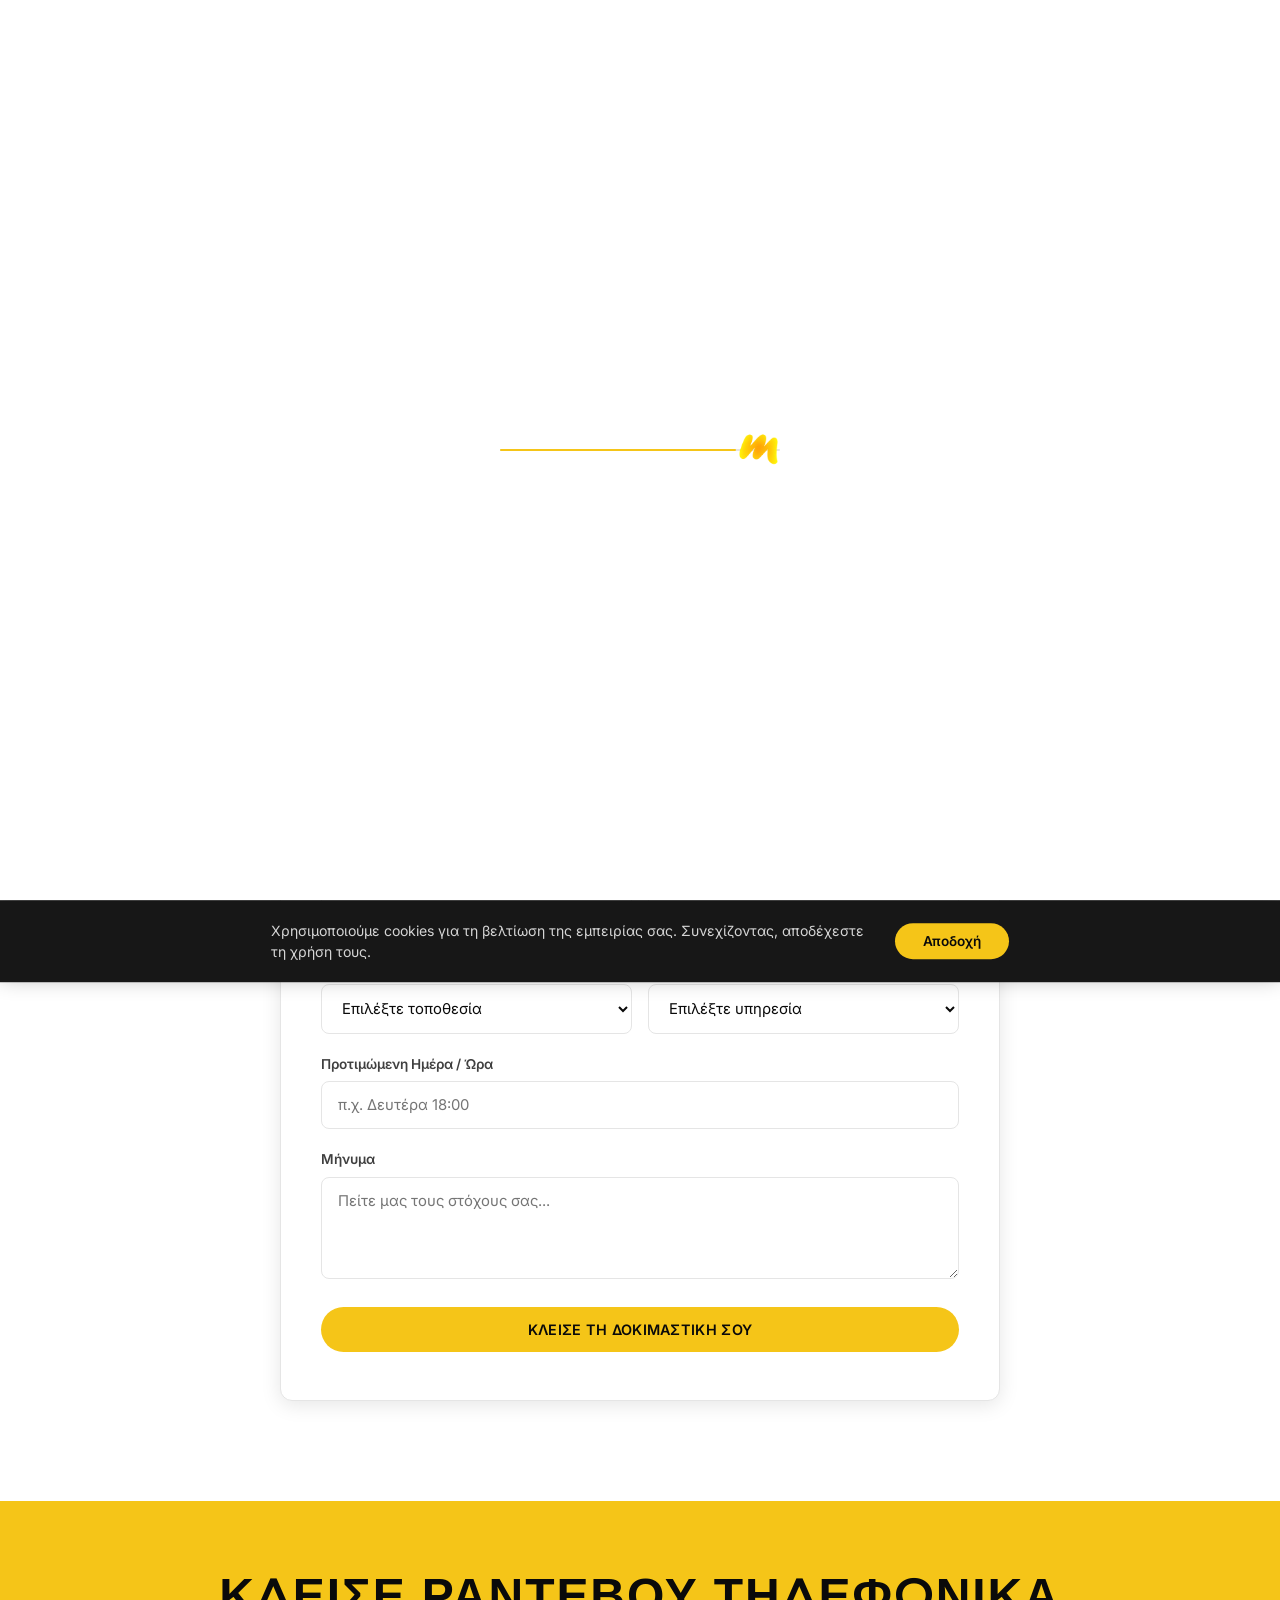
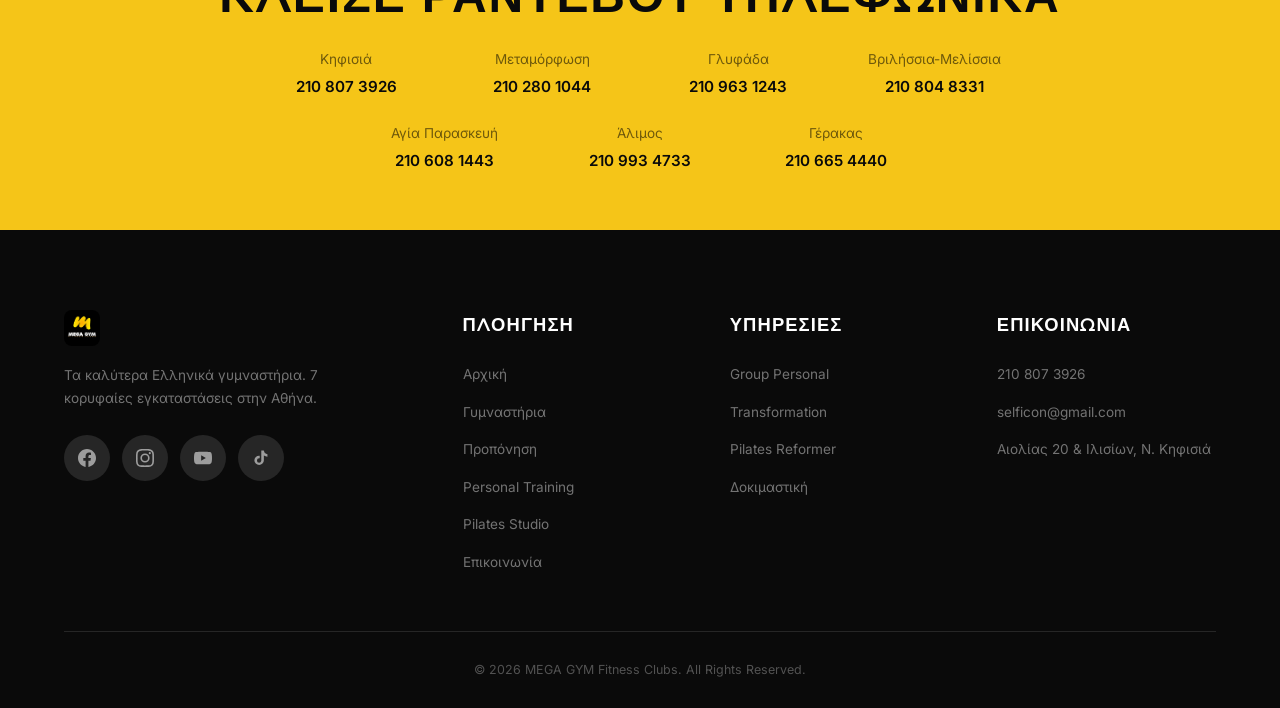
<file: dokimastiki.html>
<!DOCTYPE html>
<html lang="el">
<head>
    <meta charset="UTF-8">
    <link rel="icon" type="image/png" href="assets/MegaGymPhotos/mega-gym-m-transparent.png">
    <meta name="viewport" content="width=device-width, initial-scale=1.0">
    <title>Δοκιμαστική Προπόνηση | MEGA GYM Fitness Clubs</title>
    <meta name="description" content="Κλείσε τη δοκιμαστική σου προπόνηση στα MEGA GYM. 33 χρόνια εμπειρίας, 15.000+ μέλη, 7 τοποθεσίες στην Αθήνα.">
    <link rel="canonical" href="https://daththeanalyst.github.io/mega-gym-website/dokimastiki.html">
    <meta property="og:type" content="website">
    <meta property="og:site_name" content="MEGA GYM Fitness Clubs">
    <meta property="og:title" content="Δοκιμαστική Προπόνηση | MEGA GYM Fitness Clubs">
    <meta property="og:description" content="Κλείσε τη δοκιμαστική σου προπόνηση στα MEGA GYM. 33 χρόνια εμπειρίας, 15.000+ μέλη, 7 τοποθεσίες στην Αθήνα.">
    <meta property="og:url" content="https://daththeanalyst.github.io/mega-gym-website/dokimastiki.html">
    <meta property="og:image" content="https://daththeanalyst.github.io/mega-gym-website/assets/MegaGymPhotos/mega-gym-logo.png">
    <meta property="og:locale" content="el_GR">
    <meta property="og:locale:alternate" content="en_US">
    <meta name="twitter:card" content="summary_large_image">
    <meta name="twitter:title" content="Δοκιμαστική Προπόνηση | MEGA GYM Fitness Clubs">
    <meta name="twitter:description" content="Κλείσε τη δοκιμαστική σου προπόνηση στα MEGA GYM. 33 χρόνια εμπειρίας, 15.000+ μέλη, 7 τοποθεσίες στην Αθήνα.">
    <meta name="twitter:image" content="https://daththeanalyst.github.io/mega-gym-website/assets/MegaGymPhotos/mega-gym-logo.png">
    <link rel="preconnect" href="https://fonts.googleapis.com">
    <link rel="preconnect" href="https://fonts.gstatic.com" crossorigin>
    <link href="https://fonts.googleapis.com/css2?family=Montserrat:wght@400;500;600;700;800;900&family=Inter:wght@300;400;500;600;700;800;900&display=swap" rel="stylesheet">
    <link rel="stylesheet" href="styles.css">
</head>
<body class="page-transition">
    <div class="scroll-progress" id="scrollProgress"></div>

    <!-- Preloader -->
    <div class="preloader" id="preloader">
        <div class="preloader-track">
            <div class="preloader-fill"></div>
            <img src="assets/MegaGymPhotos/mega-gym-m-transparent.png" alt="MEGA GYM" class="preloader-logo-img">
        </div>
    </div>

    <!-- Navigation -->
    <nav class="navbar" id="navbar">
        <div class="nav-container">
            <a href="index.html" class="nav-logo"><img src="assets/MegaGymPhotos/mega-gym-logo.png" alt="MEGA GYM" class="nav-logo-img"></a>
            <ul class="nav-links" id="navLinks">
                <li><a href="index.html" data-i18n="nav-home">Αρχική</a></li>
                <li><a href="gymnastiria.html" data-i18n="nav-gyms">Γυμναστήρια</a></li>
                <li class="nav-dropdown">
                    <a href="#" class="nav-dropdown-toggle" data-i18n="nav-services">Υπηρεσίες <svg width="10" height="10" viewBox="0 0 24 24" fill="none" stroke="currentColor" stroke-width="2.5"><polyline points="6 9 12 15 18 9"/></svg></a>
                    <ul class="nav-dropdown-menu">
                        <li><a href="proponisi.html" data-i18n="nav-training">Προπόνηση</a></li>
                        <li><a href="personal-training.html" data-i18n="nav-pt">Personal Training</a></li>
                        <li><a href="pilates.html" data-i18n="nav-pilates">Pilates Studio</a></li>
                    </ul>
                </li>
                <li><a href="dokimastiki.html" data-i18n="nav-trial">Δοκιμαστική</a></li>
                <li><a href="epikoinonia.html" data-i18n="nav-contact">Επικοινωνία</a></li>
            </ul>
            <div class="nav-right">
                <button class="theme-toggle" id="themeToggle" aria-label="Toggle dark mode"><svg width="18" height="18" viewBox="0 0 24 24" fill="none" stroke="currentColor" stroke-width="2"><path d="M21 12.79A9 9 0 1 1 11.21 3 7 7 0 0 0 21 12.79z"/></svg></button>
                <button class="lang-toggle" id="langToggle" aria-label="Toggle language">EN | <span class="lang-active">GR</span></button>
                <a href="dokimastiki.html" class="nav-cta" data-i18n="nav-cta">Κλείσε Ραντεβού</a>
            </div>
            <button class="nav-toggle" id="navToggle" aria-label="Toggle menu"><span></span><span></span><span></span></button>
        </div>
    </nav>

    <!-- Page Hero - Yellow/Inverted -->
    <section class="page-hero page-hero--yellow" data-animate="fade-in">
        <div class="container">
            <nav class="breadcrumb" aria-label="Breadcrumb">
                <a href="index.html" data-i18n="gym-page-bc-home">Αρχική</a>
                <span class="breadcrumb-sep">/</span>
                <span data-i18n="dok-bc">Δοκιμαστική</span>
            </nav>
            <h1 class="page-hero__title" data-i18n="dok-page-title">ΔΟΚΙΜΑΣΤΙΚΗ ΠΡΟΠΟΝΗΣΗ</h1>
            <p class="page-hero__subtitle" data-i18n="dok-page-sub">Έλα να σου δείξουμε τι μπορείς να καταφέρεις! Μία επίσκεψη θα σας πείσει!</p>
        </div>
    </section>

    <!-- Form Section -->
    <section class="section section--white" data-animate="fade-up">
        <div class="container">
            <div class="trial-layout">
                <!-- Trial Form -->
                <form class="trial-form" id="trialForm" data-animate="fade-up">
                    <h2 class="trial-form__title" data-i18n="dok-form-title">Κλείσε τη Δοκιμαστική σου</h2>
                    <p class="trial-form__subtitle" data-i18n="dok-form-desc">Συμπλήρωσε τα στοιχεία σου και θα επικοινωνήσουμε μαζί σου άμεσα.</p>

                    <div class="form-group">
                        <label for="fullName" data-i18n="dok-form-name">Ονοματεπώνυμο</label>
                        <input type="text" id="fullName" name="fullName" placeholder="π.χ. Γιάννης Παπαδόπουλος" data-i18n-placeholder="dok-form-name">
                    </div>

                    <div class="form-row">
                        <div class="form-group">
                            <label for="email" data-i18n="dok-form-email">Email</label>
                            <input type="email" id="email" name="email" placeholder="email@example.com">
                        </div>
                        <div class="form-group">
                            <label for="phone" data-i18n="dok-form-phone">Τηλέφωνο <span class="required">*</span></label>
                            <input type="tel" id="phone" name="phone" placeholder="69x xxx xxxx" data-i18n-placeholder="dok-form-phone" required>
                        </div>
                    </div>

                    <div class="form-row">
                        <div class="form-group">
                            <label for="location" data-i18n="dok-form-location">Τοποθεσία</label>
                            <select id="location" name="location" data-i18n-placeholder="dok-form-location">
                                <option value="" data-i18n="trial-form-location-default">Επιλέξτε τοποθεσία</option>
                                <option value="kifisia" data-i18n="loc-kifissia">Κηφισιά</option>
                                <option value="metamorfosi" data-i18n="loc-metamorfosi">Μεταμόρφωση</option>
                                <option value="glyfada" data-i18n="loc-glyfada">Γλυφάδα</option>
                                <option value="vrilissia" data-i18n="loc-vrilissia-melissia">Βριλήσσια-Μελίσσια</option>
                                <option value="agia-paraskevi" data-i18n="loc-agia-paraskevi">Αγία Παρασκευή</option>
                                <option value="alimos" data-i18n="loc-alimos">Άλιμος</option>
                                <option value="gerakas" data-i18n="loc-gerakas">Γέρακας</option>
                            </select>
                        </div>
                        <div class="form-group">
                            <label for="interest" data-i18n="dok-form-interest">Ενδιαφέρον</label>
                            <select id="interest" name="interest" data-i18n-placeholder="dok-form-interest">
                                <option value="" data-i18n="trial-form-interest-default">Επιλέξτε υπηρεσία</option>
                                <option value="group-personal" data-i18n="trial-form-interest-gp">Group Personal</option>
                                <option value="personal-training" data-i18n="trial-form-interest-pt">Personal Training</option>
                                <option value="pilates" data-i18n="trial-form-interest-pilates">Pilates</option>
                                <option value="transformation" data-i18n="trial-form-interest-trans">Transformation</option>
                                <option value="general" data-i18n="dok-form-interest-general">Γενική Γυμναστική</option>
                            </select>
                        </div>
                    </div>

                    <div class="form-group">
                        <label for="preferredTime" data-i18n="dok-form-datetime">Προτιμώμενη Ημέρα / Ώρα</label>
                        <input type="text" id="preferredTime" name="preferredTime" placeholder="π.χ. Δευτέρα 18:00" data-i18n-placeholder="dok-form-datetime">
                    </div>

                    <div class="form-group">
                        <label for="message" data-i18n="dok-form-message">Μήνυμα</label>
                        <textarea id="message" name="message" rows="4" placeholder="Πείτε μας τους στόχους σας..." data-i18n-placeholder="dok-form-message"></textarea>
                    </div>

                    <button type="submit" class="btn btn-yellow btn-full" data-i18n="dok-form-submit">ΚΛΕΙΣΕ ΤΗ ΔΟΚΙΜΑΣΤΙΚΗ ΣΟΥ</button>
                </form>
            </div>
        </div>
    </section>

    <!--
    ARCHIVED: Γιατί να δοκιμάσεις section. Removed from view per feedback,
    kept in source for possible future restoration. To restore: delete the
    opening comment marker on the line above and the closing one near the
    bottom of this block (search for "END ARCHIVED").
    ==========================================================================
    <section class="section section--gray" data-animate="fade-up">
        <div class="container">
            <div class="section-header">
                <span class="section-tag" data-i18n="dok-why-tag">ΓΙΑΤΙ MEGA GYM</span>
                <h2 class="section-title" data-i18n="dok-why-title">Γιατί να δοκιμάσεις;</h2>
            </div>
            <div class="why-grid">
                <div class="why-card" data-animate="fade-up">
                    <div class="why-card__icon">
                        <svg xmlns="http://www.w3.org/2000/svg" viewBox="0 0 48 48" width="48" height="48"><circle cx="24" cy="24" r="20" fill="none" stroke="#F5C518" stroke-width="3"/><path d="M24 14v10l7 7" fill="none" stroke="#F5C518" stroke-width="3" stroke-linecap="round"/></svg>
                    </div>
                    <h3 class="why-card__title" data-i18n="dok-why1-title">Εμπιστεύσου τον εαυτό σου</h3>
                    <p class="why-card__text" data-i18n="dok-why1-desc">Μπορείς να τα καταφέρεις. Χρειάζεσαι απλά να βρεθείς στο σωστό περιβάλλον, με τους σωστούς ανθρώπους δίπλα σου.</p>
                </div>
                <div class="why-card" data-animate="fade-up">
                    <div class="why-card__icon">
                        <svg xmlns="http://www.w3.org/2000/svg" viewBox="0 0 48 48" width="48" height="48"><path d="M8 36 L16 20 L24 28 L32 12 L40 24" fill="none" stroke="#F5C518" stroke-width="3" stroke-linecap="round" stroke-linejoin="round"/><circle cx="40" cy="24" r="3" fill="#F5C518"/></svg>
                    </div>
                    <h3 class="why-card__title" data-i18n="dok-why2-title">Χειροπιαστά Αποτελέσματα</h3>
                    <p class="why-card__text" data-i18n="dok-why2-desc">33 χρόνια χειροπιαστά αποτελέσματα για χιλιάδες μέλη. Δοκιμασμένες μέθοδοι που αποδίδουν πραγματικά.</p>
                </div>
                <div class="why-card" data-animate="fade-up">
                    <div class="why-card__icon">
                        <svg xmlns="http://www.w3.org/2000/svg" viewBox="0 0 48 48" width="48" height="48"><path d="M12 36 L20 28 L28 32 L36 16" fill="none" stroke="#F5C518" stroke-width="3" stroke-linecap="round" stroke-linejoin="round"/><polygon points="36,12 40,16 36,20 32,16" fill="#F5C518"/></svg>
                    </div>
                    <h3 class="why-card__title" data-i18n="dok-why3-title">Ένα Σκαλοπάτι Κάθε Φορά</h3>
                    <p class="why-card__text" data-i18n="dok-why3-desc">Βήμα βήμα, μέχρι να φτάσεις στον στόχο σου. Χωρίς βιασύνη, χωρίς πίεση. Με σχέδιο και υποστήριξη.</p>
                </div>
            </div>
        </div>
    </section>
    END ARCHIVED -->


    <!-- Phone CTA -->
    <section class="section section--yellow phone-cta-section" data-animate="fade-up">
        <div class="container cta-container">
            <h2 class="cta-title" data-i18n="dok-phone-title">Κλείσε Ραντεβού Τηλεφωνικά</h2>
            <div class="phone-cta-locations">
                <div class="phone-cta-item">
                    <span data-i18n="loc-kifissia">Κηφισιά</span>
                    <a href="tel:+302108073926">210 807 3926</a>
                </div>
                <div class="phone-cta-item">
                    <span data-i18n="loc-metamorfosi">Μεταμόρφωση</span>
                    <a href="tel:+302102801044">210 280 1044</a>
                </div>
                <div class="phone-cta-item">
                    <span data-i18n="loc-glyfada">Γλυφάδα</span>
                    <a href="tel:+302109631243">210 963 1243</a>
                </div>
                <div class="phone-cta-item">
                    <span data-i18n="loc-vrilissia-melissia">Βριλήσσια-Μελίσσια</span>
                    <a href="tel:+302108048331">210 804 8331</a>
                </div>
                <div class="phone-cta-item">
                    <span data-i18n="loc-agia-paraskevi">Αγία Παρασκευή</span>
                    <a href="tel:+302106081443">210 608 1443</a>
                </div>
                <div class="phone-cta-item">
                    <span data-i18n="loc-alimos">Άλιμος</span>
                    <a href="tel:+302109934733">210 993 4733</a>
                </div>
                <div class="phone-cta-item">
                    <span data-i18n="loc-gerakas">Γέρακας</span>
                    <a href="tel:+302106654440">210 665 4440</a>
                </div>
            </div>
        </div>
    </section>

    <!-- Footer -->
    <footer class="footer">
        <div class="container">
            <div class="footer-top">
                <div class="footer-brand">
                    <img src="assets/MegaGymPhotos/mega-gym-logo.png" alt="MEGA GYM" class="footer-logo-img">
                    <p data-i18n="footer-desc">Τα καλύτερα Ελληνικά γυμναστήρια. 7 κορυφαίες εγκαταστάσεις στην Αθήνα.</p>
                    <div class="social-row">
                        <a href="https://www.facebook.com/MEGAGYMFITNESSCLUBS/" target="_blank" rel="noopener" class="social-btn" aria-label="Facebook"><svg width="18" height="18" viewBox="0 0 24 24" fill="currentColor"><path d="M24 12.073c0-6.627-5.373-12-12-12s-12 5.373-12 12c0 5.99 4.388 10.954 10.125 11.854v-8.385H7.078v-3.47h3.047V9.43c0-3.007 1.792-4.669 4.533-4.669 1.312 0 2.686.235 2.686.235v2.953H15.83c-1.491 0-1.956.925-1.956 1.874v2.25h3.328l-.532 3.47h-2.796v8.385C19.612 23.027 24 18.062 24 12.073z"/></svg></a>
                        <a href="https://www.instagram.com/megagym__official" target="_blank" rel="noopener" class="social-btn" aria-label="Instagram"><svg width="18" height="18" viewBox="0 0 24 24" fill="currentColor"><path d="M12 2.163c3.204 0 3.584.012 4.85.07 3.252.148 4.771 1.691 4.919 4.919.058 1.265.069 1.645.069 4.849 0 3.205-.012 3.584-.069 4.849-.149 3.225-1.664 4.771-4.919 4.919-1.266.058-1.644.07-4.85.07-3.204 0-3.584-.012-4.849-.07-3.26-.149-4.771-1.699-4.919-4.92-.058-1.265-.07-1.644-.07-4.849 0-3.204.013-3.583.07-4.849.149-3.227 1.664-4.771 4.919-4.919 1.266-.057 1.645-.069 4.849-.069zM12 0C8.741 0 8.333.014 7.053.072 2.695.272.273 2.69.073 7.052.014 8.333 0 8.741 0 12c0 3.259.014 3.668.072 4.948.2 4.358 2.618 6.78 6.98 6.98C8.333 23.986 8.741 24 12 24c3.259 0 3.668-.014 4.948-.072 4.354-.2 6.782-2.618 6.979-6.98.059-1.28.073-1.689.073-4.948 0-3.259-.014-3.667-.072-4.947-.196-4.354-2.617-6.78-6.979-6.98C15.668.014 15.259 0 12 0zm0 5.838a6.162 6.162 0 100 12.324 6.162 6.162 0 000-12.324zM12 16a4 4 0 110-8 4 4 0 010 8zm6.406-11.845a1.44 1.44 0 100 2.881 1.44 1.44 0 000-2.881z"/></svg></a>
                        <a href="https://www.youtube.com/user/launmaster1/videos" target="_blank" rel="noopener" class="social-btn" aria-label="YouTube"><svg width="18" height="18" viewBox="0 0 24 24" fill="currentColor"><path d="M23.498 6.186a3.016 3.016 0 0 0-2.122-2.136C19.505 3.545 12 3.545 12 3.545s-7.505 0-9.377.505A3.017 3.017 0 0 0 .502 6.186C0 8.07 0 12 0 12s0 3.93.502 5.814a3.016 3.016 0 0 0 2.122 2.136c1.871.505 9.376.505 9.376.505s7.505 0 9.377-.505a3.015 3.015 0 0 0 2.122-2.136C24 15.93 24 12 24 12s0-3.93-.502-5.814zM9.545 15.568V8.432L15.818 12l-6.273 3.568z"/></svg></a>
                        <a href="https://www.tiktok.com/@megagymofficial" target="_blank" rel="noopener" class="social-btn" aria-label="TikTok"><svg width="18" height="18" viewBox="0 0 24 24" fill="currentColor"><path d="M19.59 6.69a4.83 4.83 0 0 1-3.77-4.25V2h-3.45v13.67a2.89 2.89 0 0 1-2.88 2.5 2.89 2.89 0 0 1-2.89-2.89 2.89 2.89 0 0 1 2.89-2.89c.28 0 .54.04.79.1v-3.51a6.37 6.37 0 0 0-.79-.05A6.34 6.34 0 0 0 3.15 15a6.34 6.34 0 0 0 6.34 6.34 6.34 6.34 0 0 0 6.34-6.34V8.73a8.19 8.19 0 0 0 4.76 1.52v-3.4a4.85 4.85 0 0 1-1-.16z"/></svg></a>
                    </div>
                </div>
                <div class="footer-col"><h4 data-i18n="footer-nav">Πλοήγηση</h4><ul><li><a href="index.html" data-i18n="nav-home">Αρχική</a></li><li><a href="gymnastiria.html" data-i18n="nav-gyms">Γυμναστήρια</a></li><li><a href="proponisi.html" data-i18n="nav-training">Προπόνηση</a></li><li><a href="personal-training.html" data-i18n="nav-pt">Personal Training</a></li><li><a href="pilates.html" data-i18n="nav-pilates">Pilates Studio</a></li><li><a href="epikoinonia.html" data-i18n="nav-contact">Επικοινωνία</a></li></ul></div>
                <div class="footer-col"><h4 data-i18n="footer-programs">Υπηρεσίες</h4><ul><li><a href="proponisi.html">Group Personal</a></li><li><a href="personal-training.html">Transformation</a></li><li><a href="pilates.html">Pilates Reformer</a></li><li><a href="dokimastiki.html" data-i18n="nav-trial">Δοκιμαστική</a></li></ul></div>
                <div class="footer-col"><h4 data-i18n="footer-contact">Επικοινωνία</h4><ul><li><a href="tel:+302108073926">210 807 3926</a></li><li><a href="mailto:selficon@gmail.com">selficon@gmail.com</a></li><li><span>Αιολίας 20 & Ιλισίων, Ν. Κηφισιά</span></li></ul></div>
            </div>
            <div class="footer-bottom"><p>&copy; 2026 MEGA GYM Fitness Clubs. All Rights Reserved.</p></div>
        </div>
    </footer>

    <!-- Sticky Mobile CTA -->
    <div class="sticky-cta" id="stickyCta">
        <a href="dokimastiki.html"><svg width="18" height="18" viewBox="0 0 24 24" fill="none" stroke="currentColor" stroke-width="2.5"><path d="M22 16.92v3a2 2 0 0 1-2.18 2 19.79 19.79 0 0 1-8.63-3.07 19.5 19.5 0 0 1-6-6 19.79 19.79 0 0 1-3.07-8.67A2 2 0 0 1 4.11 2h3a2 2 0 0 1 2 1.72"/></svg> <span data-i18n="nav-cta">Κλείσε Ραντεβού</span></a>
        <a href="tel:+302108073926" class="sticky-cta-phone">210 807 3926</a>
    </div>

    <!-- Floating Action Button -->
    <div class="fab-container" id="fabContainer">
        <button class="fab-toggle" id="fabToggle" aria-label="Menu">
            <svg width="24" height="24" viewBox="0 0 24 24" fill="none" stroke="currentColor" stroke-width="2.5" stroke-linecap="round"><line x1="12" y1="5" x2="12" y2="19"/><line x1="5" y1="12" x2="19" y2="12"/></svg>
        </button>
        <div class="fab-actions">
            <a href="https://wa.me/302108073926" target="_blank" rel="noopener" class="fab-action fab-action-whatsapp" aria-label="WhatsApp">
                <span class="fab-action-label">WhatsApp</span>
                <svg width="22" height="22" viewBox="0 0 24 24" fill="#fff"><path d="M17.472 14.382c-.297-.149-1.758-.867-2.03-.967-.273-.099-.471-.148-.67.15-.197.297-.767.966-.94 1.164-.173.199-.347.223-.644.075-.297-.15-1.255-.463-2.39-1.475-.883-.788-1.48-1.761-1.653-2.059-.173-.297-.018-.458.13-.606.134-.133.298-.347.446-.52.149-.174.198-.298.298-.497.099-.198.05-.371-.025-.52-.075-.149-.669-1.612-.916-2.207-.242-.579-.487-.5-.669-.51-.173-.008-.371-.01-.57-.01-.198 0-.52.074-.792.372-.272.297-1.04 1.016-1.04 2.479 0 1.462 1.065 2.875 1.213 3.074.149.198 2.096 3.2 5.077 4.487.709.306 1.262.489 1.694.625.712.227 1.36.195 1.871.118.571-.085 1.758-.719 2.006-1.413.248-.694.248-1.289.173-1.413-.074-.124-.272-.198-.57-.347m-5.421 7.403h-.004a9.87 9.87 0 01-5.031-1.378l-.361-.214-3.741.982.998-3.648-.235-.374a9.86 9.86 0 01-1.51-5.26c.001-5.45 4.436-9.884 9.888-9.884 2.64 0 5.122 1.03 6.988 2.898a9.825 9.825 0 012.893 6.994c-.003 5.45-4.437 9.884-9.885 9.884m8.413-18.297A11.815 11.815 0 0012.05 0C5.495 0 .16 5.335.157 11.892c0 2.096.547 4.142 1.588 5.945L.057 24l6.305-1.654a11.882 11.882 0 005.683 1.448h.005c6.554 0 11.89-5.335 11.893-11.893a11.821 11.821 0 00-3.48-8.413z"/></svg>
            </a>
            <button class="fab-action fab-action-chat" id="fabChat" aria-label="AI Chat">
                <span class="fab-action-label">AI Chat — Coming Soon</span>
                <svg width="20" height="20" viewBox="0 0 24 24" fill="none" stroke="#F5C518" stroke-width="2"><path d="M21 15a2 2 0 0 1-2 2H7l-4 4V5a2 2 0 0 1 2-2h14a2 2 0 0 1 2 2z"/></svg>
            </button>
            <button class="fab-action fab-action-top" id="fabTop" aria-label="Back to top">
                <span class="fab-action-label">Back to Top</span>
                <svg width="18" height="18" viewBox="0 0 24 24" fill="none" stroke="currentColor" stroke-width="2.5"><polyline points="18 15 12 9 6 15"/></svg>
            </button>
        </div>
    </div>

    <!-- Cookie consent -->
    <div class="cookie-banner" id="cookieBanner">
        <p data-i18n="cookie-text">Χρησιμοποιούμε cookies για τη βελτίωση της εμπειρίας σας. Συνεχίζοντας, αποδέχεστε τη χρήση τους.</p>
        <button class="cookie-banner-btn" id="cookieAccept" data-i18n="cookie-accept">Αποδοχή</button>
    </div>

    <script src="script.js"></script>
</body>
</html>
</file>
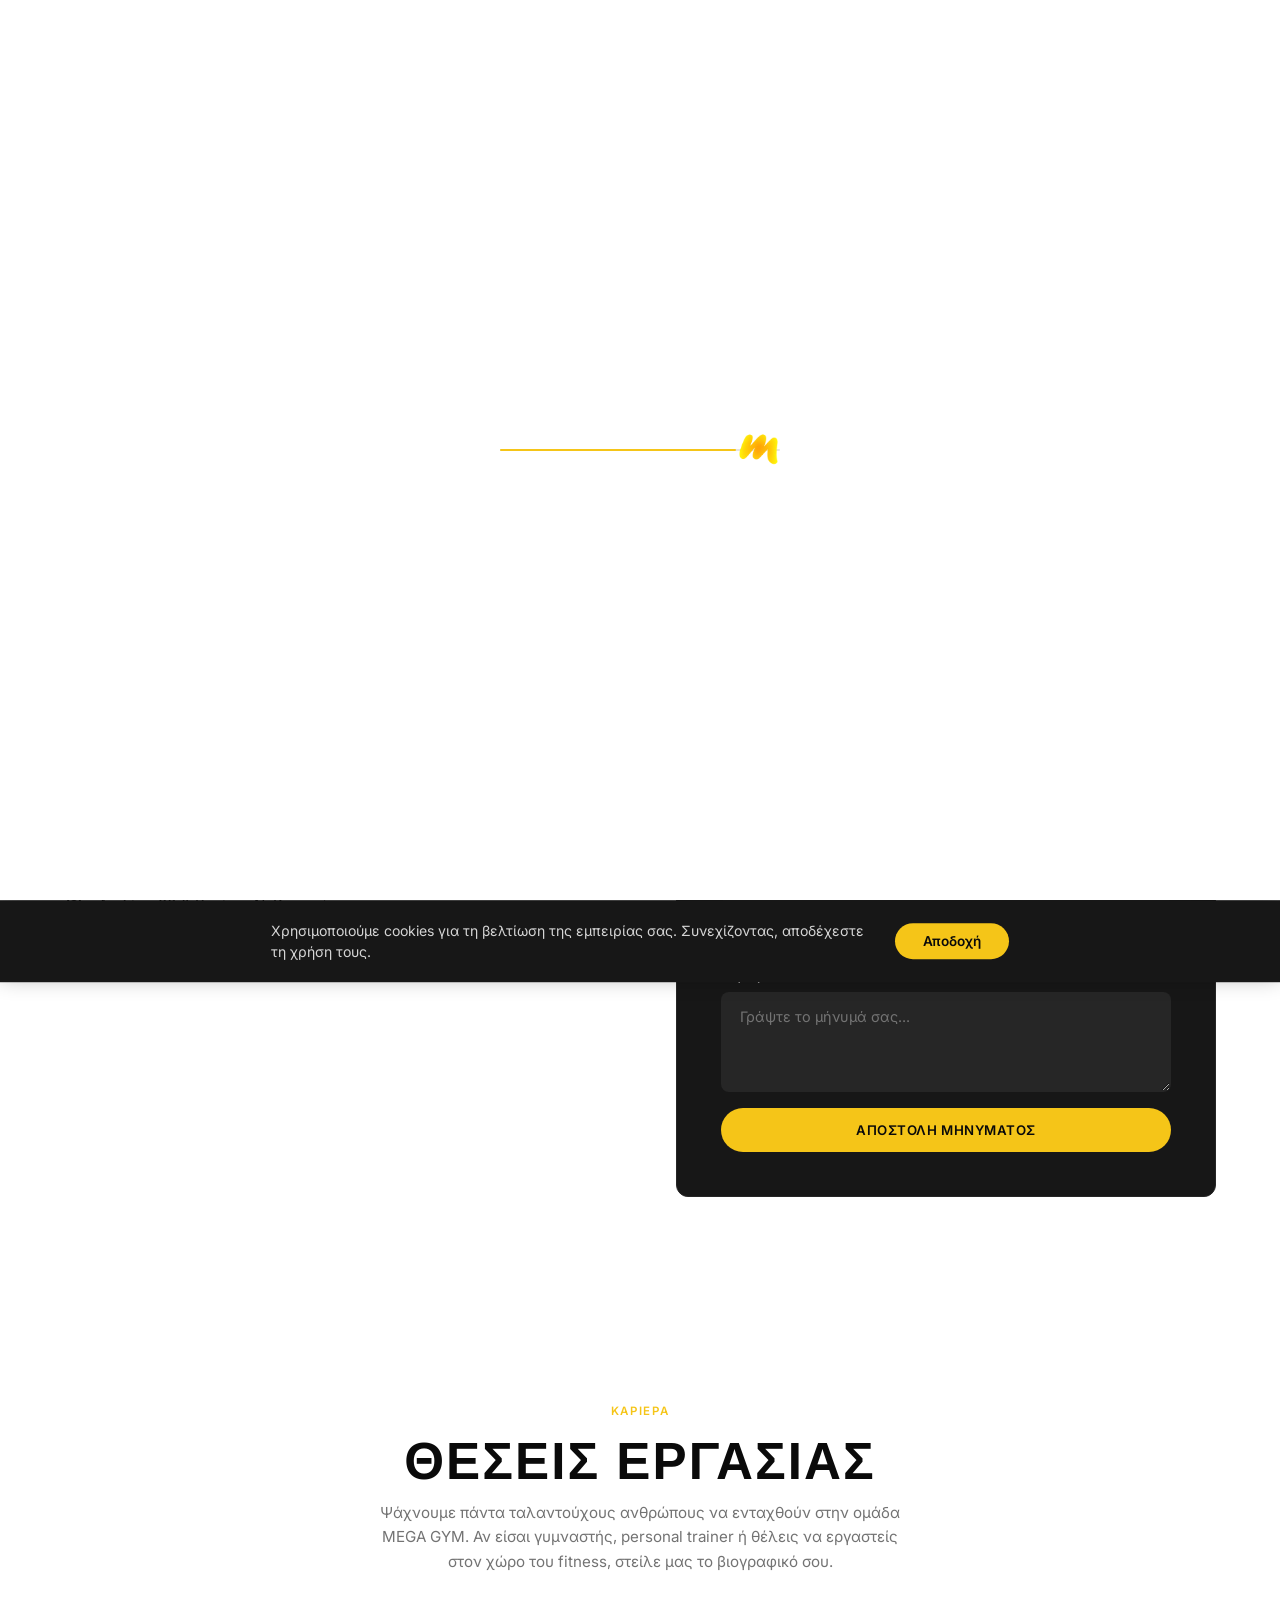
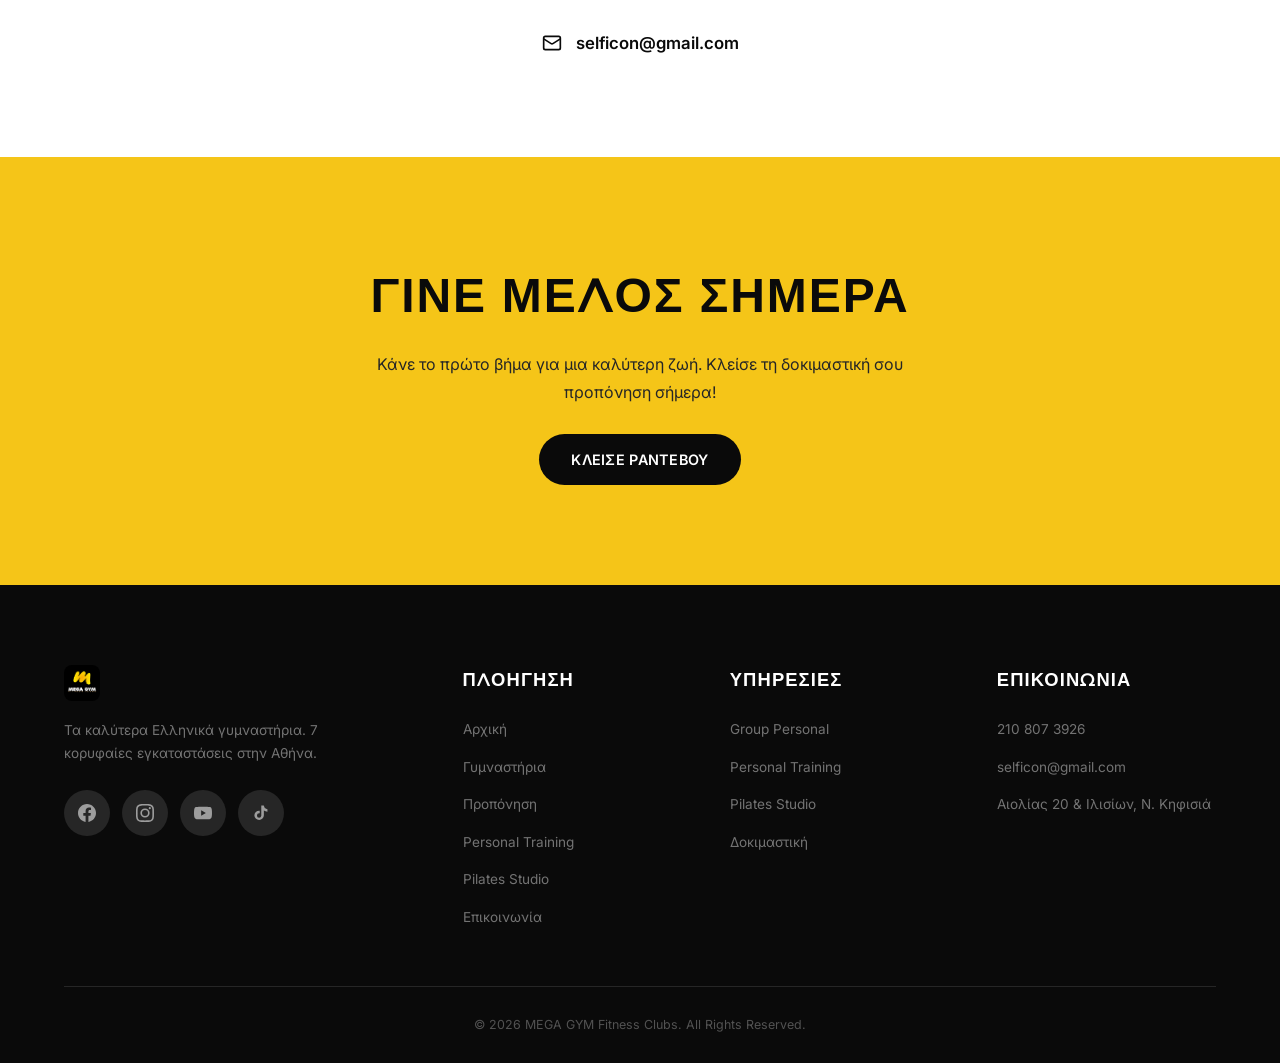
<file: epikoinonia.html>
<!DOCTYPE html>
<html lang="el">
<head>
    <meta charset="UTF-8">
    <link rel="icon" type="image/png" href="assets/MegaGymPhotos/mega-gym-m-transparent.png">
    <meta name="viewport" content="width=device-width, initial-scale=1.0">
    <title>MEGA GYM | Επικοινωνία - Contact</title>
    <meta name="description" content="Επικοινωνήστε μαζί μας. MEGA GYM Fitness Clubs - 7 τοποθεσίες στην Αθήνα. Τηλέφωνο, email, φόρμα επικοινωνίας.">
    <link rel="canonical" href="https://daththeanalyst.github.io/mega-gym-website/epikoinonia.html">
    <meta property="og:type" content="website">
    <meta property="og:site_name" content="MEGA GYM Fitness Clubs">
    <meta property="og:title" content="MEGA GYM | Επικοινωνία - Contact">
    <meta property="og:description" content="Επικοινωνήστε μαζί μας. MEGA GYM Fitness Clubs - 7 τοποθεσίες στην Αθήνα. Τηλέφωνο, email, φόρμα επικοινωνίας.">
    <meta property="og:url" content="https://daththeanalyst.github.io/mega-gym-website/epikoinonia.html">
    <meta property="og:image" content="https://daththeanalyst.github.io/mega-gym-website/assets/MegaGymPhotos/mega-gym-logo.png">
    <meta property="og:locale" content="el_GR">
    <meta property="og:locale:alternate" content="en_US">
    <meta name="twitter:card" content="summary_large_image">
    <meta name="twitter:title" content="MEGA GYM | Επικοινωνία - Contact">
    <meta name="twitter:description" content="Επικοινωνήστε μαζί μας. MEGA GYM Fitness Clubs - 7 τοποθεσίες στην Αθήνα. Τηλέφωνο, email, φόρμα επικοινωνίας.">
    <meta name="twitter:image" content="https://daththeanalyst.github.io/mega-gym-website/assets/MegaGymPhotos/mega-gym-logo.png">
    <link rel="preconnect" href="https://fonts.googleapis.com">
    <link rel="preconnect" href="https://fonts.gstatic.com" crossorigin>
    <link href="https://fonts.googleapis.com/css2?family=Montserrat:wght@400;500;600;700;800;900&family=Inter:wght@300;400;500;600;700;800;900&display=swap" rel="stylesheet">
    <link rel="stylesheet" href="styles.css">
</head>
<body class="page-transition">
    <div class="scroll-progress" id="scrollProgress"></div>

    <!-- Preloader -->
    <div class="preloader" id="preloader">
        <div class="preloader-track">
            <div class="preloader-fill"></div>
            <img src="assets/MegaGymPhotos/mega-gym-m-transparent.png" alt="MEGA GYM" class="preloader-logo-img">
        </div>
    </div>

    <!-- Navigation -->
    <nav class="navbar" id="navbar">
        <div class="nav-container">
            <a href="index.html" class="nav-logo"><img src="assets/MegaGymPhotos/mega-gym-logo.png" alt="MEGA GYM" class="nav-logo-img"></a>
            <ul class="nav-links" id="navLinks">
                <li><a href="index.html" data-i18n="nav-home">Αρχική</a></li>
                <li><a href="gymnastiria.html" data-i18n="nav-gyms">Γυμναστήρια</a></li>
                <li class="nav-dropdown">
                    <a href="#" class="nav-dropdown-toggle" data-i18n="nav-services">Υπηρεσίες <svg width="10" height="10" viewBox="0 0 24 24" fill="none" stroke="currentColor" stroke-width="2.5"><polyline points="6 9 12 15 18 9"/></svg></a>
                    <ul class="nav-dropdown-menu">
                        <li><a href="proponisi.html" data-i18n="nav-training">Προπόνηση</a></li>
                        <li><a href="personal-training.html" data-i18n="nav-pt">Personal Training</a></li>
                        <li><a href="pilates.html" data-i18n="nav-pilates">Pilates Studio</a></li>
                    </ul>
                </li>
                <li><a href="dokimastiki.html" data-i18n="nav-trial">Δοκιμαστική</a></li>
                <li><a href="epikoinonia.html" data-i18n="nav-contact">Επικοινωνία</a></li>
            </ul>
            <div class="nav-right">
                <button class="theme-toggle" id="themeToggle" aria-label="Toggle dark mode"><svg width="18" height="18" viewBox="0 0 24 24" fill="none" stroke="currentColor" stroke-width="2"><path d="M21 12.79A9 9 0 1 1 11.21 3 7 7 0 0 0 21 12.79z"/></svg></button>
                <button class="lang-toggle" id="langToggle" aria-label="Toggle language">EN | <span class="lang-active">GR</span></button>
                <a href="dokimastiki.html" class="nav-cta" data-i18n="nav-cta">Κλείσε Ραντεβού</a>
            </div>
            <button class="nav-toggle" id="navToggle" aria-label="Toggle menu"><span></span><span></span><span></span></button>
        </div>
    </nav>


    <!-- ============================================================
         SECTION 1: PAGE HERO
    ============================================================= -->
    <section class="page-hero">
        <div class="page-hero-content">
            <nav class="breadcrumb" aria-label="Breadcrumb">
                <a href="index.html" data-i18n="gym-page-bc-home">Αρχική</a>
                <span class="breadcrumb-sep">/</span>
                <span data-i18n="epi-bc">Επικοινωνία</span>
            </nav>
            <h1 class="page-hero-title" data-i18n="epi-page-title">ΕΠΙΚΟΙΝΩΝΙΑ</h1>
            <p class="page-hero-subtitle" data-i18n="epi-page-sub">Είμαστε εδώ για σένα.</p>
        </div>
    </section>


    <!-- ============================================================
         SECTION 2: CONTACT GRID
    ============================================================= -->
    <section class="section section-white">
        <div class="container">
            <div class="contact-grid">

                <!-- Left: Contact Info -->
                <div class="contact-info">
                    <span class="tag" data-i18n="epi-contact-tag">Επικοινωνία</span>
                    <h2 class="section-title" data-i18n="epi-contact-title">Επικοινώνησε Μαζί Μας</h2>
                    <p class="text-gray" data-i18n="epi-contact-desc">Είμαστε πάντα εδώ για σένα. Επικοινώνησε μαζί μας με όποιον τρόπο σε βολεύει.</p>

                    <div class="contact-items">
                        <div class="contact-row">
                            <svg width="20" height="20" viewBox="0 0 24 24" fill="none" stroke="currentColor" stroke-width="2"><rect x="2" y="4" width="20" height="16" rx="2"/><path d="m22 7-8.97 5.7a1.94 1.94 0 0 1-2.06 0L2 7"/></svg>
                            <a href="mailto:selficon@gmail.com">selficon@gmail.com</a>
                        </div>
                        <div class="contact-row">
                            <svg width="20" height="20" viewBox="0 0 24 24" fill="none" stroke="currentColor" stroke-width="2"><path d="M22 16.92v3a2 2 0 0 1-2.18 2 19.79 19.79 0 0 1-8.63-3.07 19.5 19.5 0 0 1-6-6 19.79 19.79 0 0 1-3.07-8.67A2 2 0 0 1 4.11 2h3a2 2 0 0 1 2 1.72c.127.96.361 1.903.7 2.81a2 2 0 0 1-.45 2.11L8.09 9.91a16 16 0 0 0 6 6l1.27-1.27a2 2 0 0 1 2.11-.45c.907.339 1.85.573 2.81.7A2 2 0 0 1 22 16.92z"/></svg>
                            <a href="tel:+302108073926">210 807 3926</a>
                        </div>
                        <div class="contact-row">
                            <svg width="20" height="20" viewBox="0 0 24 24" fill="none" stroke="currentColor" stroke-width="2"><path d="M20 10c0 6-8 12-8 12s-8-6-8-12a8 8 0 0 1 16 0Z"/><circle cx="12" cy="10" r="3"/></svg>
                            <span>Αιολίας 20 & Ιλισίων, Ν. Κηφισιά</span>
                        </div>
                    </div>

                </div>

                <!-- Right: Contact Form -->
                <div class="contact-form-wrap">
                    <form class="contact-form" id="contactForm">
                        <div class="form-row">
                            <label for="contactName" data-i18n="epi-form-name">Ονοματεπώνυμο</label>
                            <input type="text" id="contactName" name="name" placeholder="Ονοματεπώνυμο" data-i18n-placeholder="epi-form-name" required>
                        </div>
                        <div class="form-row">
                            <label for="contactEmail" data-i18n="epi-form-email">Email</label>
                            <input type="email" id="contactEmail" name="email" placeholder="email@example.com" data-i18n-placeholder="epi-form-email" required>
                        </div>
                        <div class="form-row">
                            <label for="contactPhone" data-i18n="epi-form-phone">Τηλέφωνο</label>
                            <input type="tel" id="contactPhone" name="phone" placeholder="69x xxx xxxx" data-i18n-placeholder="epi-form-phone">
                        </div>
                        <div class="form-row">
                            <label for="contactLocation" data-i18n="epi-form-location">Τοποθεσία</label>
                            <select id="contactLocation" name="location" data-i18n-placeholder="epi-form-location">
                                <option value="" disabled selected data-i18n="epi-form-location-default">Επιλέξτε Τοποθεσία</option>
                                <option value="kifisia" data-i18n="loc-kifissia">Κηφισιά</option>
                                <option value="metamorfosi" data-i18n="loc-metamorfosi">Μεταμόρφωση</option>
                                <option value="glyfada" data-i18n="loc-glyfada">Γλυφάδα</option>
                                <option value="vrilissia" data-i18n="loc-vrilissia-melissia">Βριλήσσια-Μελίσσια</option>
                                <option value="agia-paraskevi" data-i18n="loc-agia-paraskevi">Αγία Παρασκευή</option>
                                <option value="alimos" data-i18n="loc-alimos">Άλιμος</option>
                                <option value="gerakas" data-i18n="loc-gerakas">Γέρακας</option>
                            </select>
                        </div>
                        <div class="form-row">
                            <label for="contactMessage" data-i18n="epi-form-message">Μήνυμα</label>
                            <textarea id="contactMessage" name="message" rows="4" placeholder="Γράψτε το μήνυμά σας..." data-i18n-placeholder="epi-form-message"></textarea>
                        </div>
                        <button type="submit" class="btn btn-primary btn-full" data-i18n="epi-form-submit">Αποστολή Μηνύματος</button>
                    </form>
                </div>

            </div>
        </div>
    </section>



    <!-- ============================================================
         SECTION 4: CAREER
    ============================================================= -->
    <section class="section section-white career-section">
        <div class="container">
            <div class="section-header center">
                <span class="tag" data-i18n="epi-career-tag">Καριέρα</span>
                <h2 class="section-title" data-i18n="epi-career-title">Θέσεις Εργασίας</h2>
                <p class="section-desc" data-i18n="epi-career-desc">Ψάχνουμε πάντα ταλαντούχους ανθρώπους να ενταχθούν στην ομάδα MEGA GYM. Αν είσαι γυμναστής, personal trainer ή θέλεις να εργαστείς στον χώρο του fitness, στείλε μας το βιογραφικό σου.</p>
            </div>
            <div class="career-cta">
                <div class="contact-row" style="justify-content: center;">
                    <svg width="20" height="20" viewBox="0 0 24 24" fill="none" stroke="currentColor" stroke-width="2"><rect x="2" y="4" width="20" height="16" rx="2"/><path d="m22 7-8.97 5.7a1.94 1.94 0 0 1-2.06 0L2 7"/></svg>
                    <a href="mailto:selficon@gmail.com" style="font-size: 1.05rem; font-weight: 600;">selficon@gmail.com</a>
                </div>
            </div>
        </div>
    </section>


    <!-- ============================================================
         SECTION 5: CTA
    ============================================================= -->
    <section class="section section-yellow">
        <div class="container" style="text-align: center;">
            <div class="trial-content">
                <h2 data-i18n="epi-cta-title">ΓΙΝΕ ΜΕΛΟΣ ΣΗΜΕΡΑ</h2>
                <p data-i18n="epi-cta-desc">Κάνε το πρώτο βήμα για μια καλύτερη ζωή. Κλείσε τη δοκιμαστική σου προπόνηση σήμερα!</p>
                <div class="trial-actions">
                    <a href="dokimastiki.html" class="btn btn-dark" data-i18n="epi-cta-book">Κλείσε Ραντεβού</a>
                </div>
            </div>
        </div>
    </section>


    <!-- ============================================================
         FOOTER
    ============================================================= -->
    <footer class="footer">
        <div class="container">
            <div class="footer-top">
                <div class="footer-brand">
                    <img src="assets/MegaGymPhotos/mega-gym-logo.png" alt="MEGA GYM" class="footer-logo-img">
                    <p data-i18n="footer-desc">Τα καλύτερα Ελληνικά γυμναστήρια. 7 κορυφαίες εγκαταστάσεις στην Αθήνα.</p>
                    <div class="social-row">
                        <a href="https://www.facebook.com/MEGAGYMFITNESSCLUBS/" target="_blank" rel="noopener" class="social-btn" aria-label="Facebook"><svg width="18" height="18" viewBox="0 0 24 24" fill="currentColor"><path d="M24 12.073c0-6.627-5.373-12-12-12s-12 5.373-12 12c0 5.99 4.388 10.954 10.125 11.854v-8.385H7.078v-3.47h3.047V9.43c0-3.007 1.792-4.669 4.533-4.669 1.312 0 2.686.235 2.686.235v2.953H15.83c-1.491 0-1.956.925-1.956 1.874v2.25h3.328l-.532 3.47h-2.796v8.385C19.612 23.027 24 18.062 24 12.073z"/></svg></a>
                        <a href="https://www.instagram.com/megagym__official" target="_blank" rel="noopener" class="social-btn" aria-label="Instagram"><svg width="18" height="18" viewBox="0 0 24 24" fill="currentColor"><path d="M12 2.163c3.204 0 3.584.012 4.85.07 3.252.148 4.771 1.691 4.919 4.919.058 1.265.069 1.645.069 4.849 0 3.205-.012 3.584-.069 4.849-.149 3.225-1.664 4.771-4.919 4.919-1.266.058-1.644.07-4.85.07-3.204 0-3.584-.012-4.849-.07-3.26-.149-4.771-1.699-4.919-4.92-.058-1.265-.07-1.644-.07-4.849 0-3.204.013-3.583.07-4.849.149-3.227 1.664-4.771 4.919-4.919 1.266-.057 1.645-.069 4.849-.069zM12 0C8.741 0 8.333.014 7.053.072 2.695.272.273 2.69.073 7.052.014 8.333 0 8.741 0 12c0 3.259.014 3.668.072 4.948.2 4.358 2.618 6.78 6.98 6.98C8.333 23.986 8.741 24 12 24c3.259 0 3.668-.014 4.948-.072 4.354-.2 6.782-2.618 6.979-6.98.059-1.28.073-1.689.073-4.948 0-3.259-.014-3.667-.072-4.947-.196-4.354-2.617-6.78-6.979-6.98C15.668.014 15.259 0 12 0zm0 5.838a6.162 6.162 0 100 12.324 6.162 6.162 0 000-12.324zM12 16a4 4 0 110-8 4 4 0 010 8zm6.406-11.845a1.44 1.44 0 100 2.881 1.44 1.44 0 000-2.881z"/></svg></a>
                        <a href="https://www.youtube.com/user/launmaster1/videos" target="_blank" rel="noopener" class="social-btn" aria-label="YouTube"><svg width="18" height="18" viewBox="0 0 24 24" fill="currentColor"><path d="M23.498 6.186a3.016 3.016 0 0 0-2.122-2.136C19.505 3.545 12 3.545 12 3.545s-7.505 0-9.377.505A3.017 3.017 0 0 0 .502 6.186C0 8.07 0 12 0 12s0 3.93.502 5.814a3.016 3.016 0 0 0 2.122 2.136c1.871.505 9.376.505 9.376.505s7.505 0 9.377-.505a3.015 3.015 0 0 0 2.122-2.136C24 15.93 24 12 24 12s0-3.93-.502-5.814zM9.545 15.568V8.432L15.818 12l-6.273 3.568z"/></svg></a>
                        <a href="https://www.tiktok.com/@megagymofficial" target="_blank" rel="noopener" class="social-btn" aria-label="TikTok"><svg width="18" height="18" viewBox="0 0 24 24" fill="currentColor"><path d="M19.59 6.69a4.83 4.83 0 0 1-3.77-4.25V2h-3.45v13.67a2.89 2.89 0 0 1-2.88 2.5 2.89 2.89 0 0 1-2.89-2.89 2.89 2.89 0 0 1 2.89-2.89c.28 0 .54.04.79.1v-3.51a6.37 6.37 0 0 0-.79-.05A6.34 6.34 0 0 0 3.15 15a6.34 6.34 0 0 0 6.34 6.34 6.34 6.34 0 0 0 6.34-6.34V8.73a8.19 8.19 0 0 0 4.76 1.52v-3.4a4.85 4.85 0 0 1-1-.16z"/></svg></a>
                    </div>
                </div>
                <div class="footer-col">
                    <h4 data-i18n="footer-nav">Πλοήγηση</h4>
                    <ul>
                        <li><a href="index.html" data-i18n="nav-home">Αρχική</a></li>
                        <li><a href="gymnastiria.html" data-i18n="nav-gyms">Γυμναστήρια</a></li>
                        <li><a href="proponisi.html" data-i18n="nav-training">Προπόνηση</a></li>
                        <li><a href="personal-training.html" data-i18n="nav-pt">Personal Training</a></li>
                        <li><a href="pilates.html" data-i18n="nav-pilates">Pilates Studio</a></li>
                        <li><a href="epikoinonia.html" data-i18n="nav-contact">Επικοινωνία</a></li>
                    </ul>
                </div>
                <div class="footer-col">
                    <h4 data-i18n="footer-programs">Υπηρεσίες</h4>
                    <ul>
                        <li><a href="proponisi.html">Group Personal</a></li>
                        <li><a href="personal-training.html">Personal Training</a></li>
                        <li><a href="pilates.html">Pilates Studio</a></li>
                        <li><a href="dokimastiki.html" data-i18n="nav-trial">Δοκιμαστική</a></li>
                    </ul>
                </div>
                <div class="footer-col">
                    <h4 data-i18n="footer-contact">Επικοινωνία</h4>
                    <ul>
                        <li><a href="tel:+302108073926">210 807 3926</a></li>
                        <li><a href="mailto:selficon@gmail.com">selficon@gmail.com</a></li>
                        <li><span>Αιολίας 20 & Ιλισίων, Ν. Κηφισιά</span></li>
                    </ul>
                </div>
            </div>
            <div class="footer-bottom">
                <p>&copy; 2026 MEGA GYM Fitness Clubs. All Rights Reserved.</p>
            </div>
        </div>
    </footer>

    <!-- Sticky Mobile CTA -->
    <div class="sticky-cta" id="stickyCta">
        <a href="dokimastiki.html"><svg width="18" height="18" viewBox="0 0 24 24" fill="none" stroke="currentColor" stroke-width="2.5"><path d="M22 16.92v3a2 2 0 0 1-2.18 2 19.79 19.79 0 0 1-8.63-3.07 19.5 19.5 0 0 1-6-6 19.79 19.79 0 0 1-3.07-8.67A2 2 0 0 1 4.11 2h3a2 2 0 0 1 2 1.72"/></svg> <span data-i18n="nav-cta">Κλείσε Ραντεβού</span></a>
        <a href="tel:+302108073926" class="sticky-cta-phone">210 807 3926</a>
    </div>

    <!-- Floating Action Button -->
    <div class="fab-container" id="fabContainer">
        <button class="fab-toggle" id="fabToggle" aria-label="Menu">
            <svg width="24" height="24" viewBox="0 0 24 24" fill="none" stroke="currentColor" stroke-width="2.5" stroke-linecap="round"><line x1="12" y1="5" x2="12" y2="19"/><line x1="5" y1="12" x2="19" y2="12"/></svg>
        </button>
        <div class="fab-actions">
            <a href="https://wa.me/302108073926" target="_blank" rel="noopener" class="fab-action fab-action-whatsapp" aria-label="WhatsApp">
                <span class="fab-action-label">WhatsApp</span>
                <svg width="22" height="22" viewBox="0 0 24 24" fill="#fff"><path d="M17.472 14.382c-.297-.149-1.758-.867-2.03-.967-.273-.099-.471-.148-.67.15-.197.297-.767.966-.94 1.164-.173.199-.347.223-.644.075-.297-.15-1.255-.463-2.39-1.475-.883-.788-1.48-1.761-1.653-2.059-.173-.297-.018-.458.13-.606.134-.133.298-.347.446-.52.149-.174.198-.298.298-.497.099-.198.05-.371-.025-.52-.075-.149-.669-1.612-.916-2.207-.242-.579-.487-.5-.669-.51-.173-.008-.371-.01-.57-.01-.198 0-.52.074-.792.372-.272.297-1.04 1.016-1.04 2.479 0 1.462 1.065 2.875 1.213 3.074.149.198 2.096 3.2 5.077 4.487.709.306 1.262.489 1.694.625.712.227 1.36.195 1.871.118.571-.085 1.758-.719 2.006-1.413.248-.694.248-1.289.173-1.413-.074-.124-.272-.198-.57-.347m-5.421 7.403h-.004a9.87 9.87 0 01-5.031-1.378l-.361-.214-3.741.982.998-3.648-.235-.374a9.86 9.86 0 01-1.51-5.26c.001-5.45 4.436-9.884 9.888-9.884 2.64 0 5.122 1.03 6.988 2.898a9.825 9.825 0 012.893 6.994c-.003 5.45-4.437 9.884-9.885 9.884m8.413-18.297A11.815 11.815 0 0012.05 0C5.495 0 .16 5.335.157 11.892c0 2.096.547 4.142 1.588 5.945L.057 24l6.305-1.654a11.882 11.882 0 005.683 1.448h.005c6.554 0 11.89-5.335 11.893-11.893a11.821 11.821 0 00-3.48-8.413z"/></svg>
            </a>
            <button class="fab-action fab-action-chat" id="fabChat" aria-label="AI Chat">
                <span class="fab-action-label">AI Chat — Coming Soon</span>
                <svg width="20" height="20" viewBox="0 0 24 24" fill="none" stroke="#F5C518" stroke-width="2"><path d="M21 15a2 2 0 0 1-2 2H7l-4 4V5a2 2 0 0 1 2-2h14a2 2 0 0 1 2 2z"/></svg>
            </button>
            <button class="fab-action fab-action-top" id="fabTop" aria-label="Back to top">
                <span class="fab-action-label">Back to Top</span>
                <svg width="18" height="18" viewBox="0 0 24 24" fill="none" stroke="currentColor" stroke-width="2.5"><polyline points="18 15 12 9 6 15"/></svg>
            </button>
        </div>
    </div>

    <!-- Cookie consent -->
    <div class="cookie-banner" id="cookieBanner">
        <p data-i18n="cookie-text">Χρησιμοποιούμε cookies για τη βελτίωση της εμπειρίας σας. Συνεχίζοντας, αποδέχεστε τη χρήση τους.</p>
        <button class="cookie-banner-btn" id="cookieAccept" data-i18n="cookie-accept">Αποδοχή</button>
    </div>

    <script src="script.js"></script>
</body>
</html>
</file>
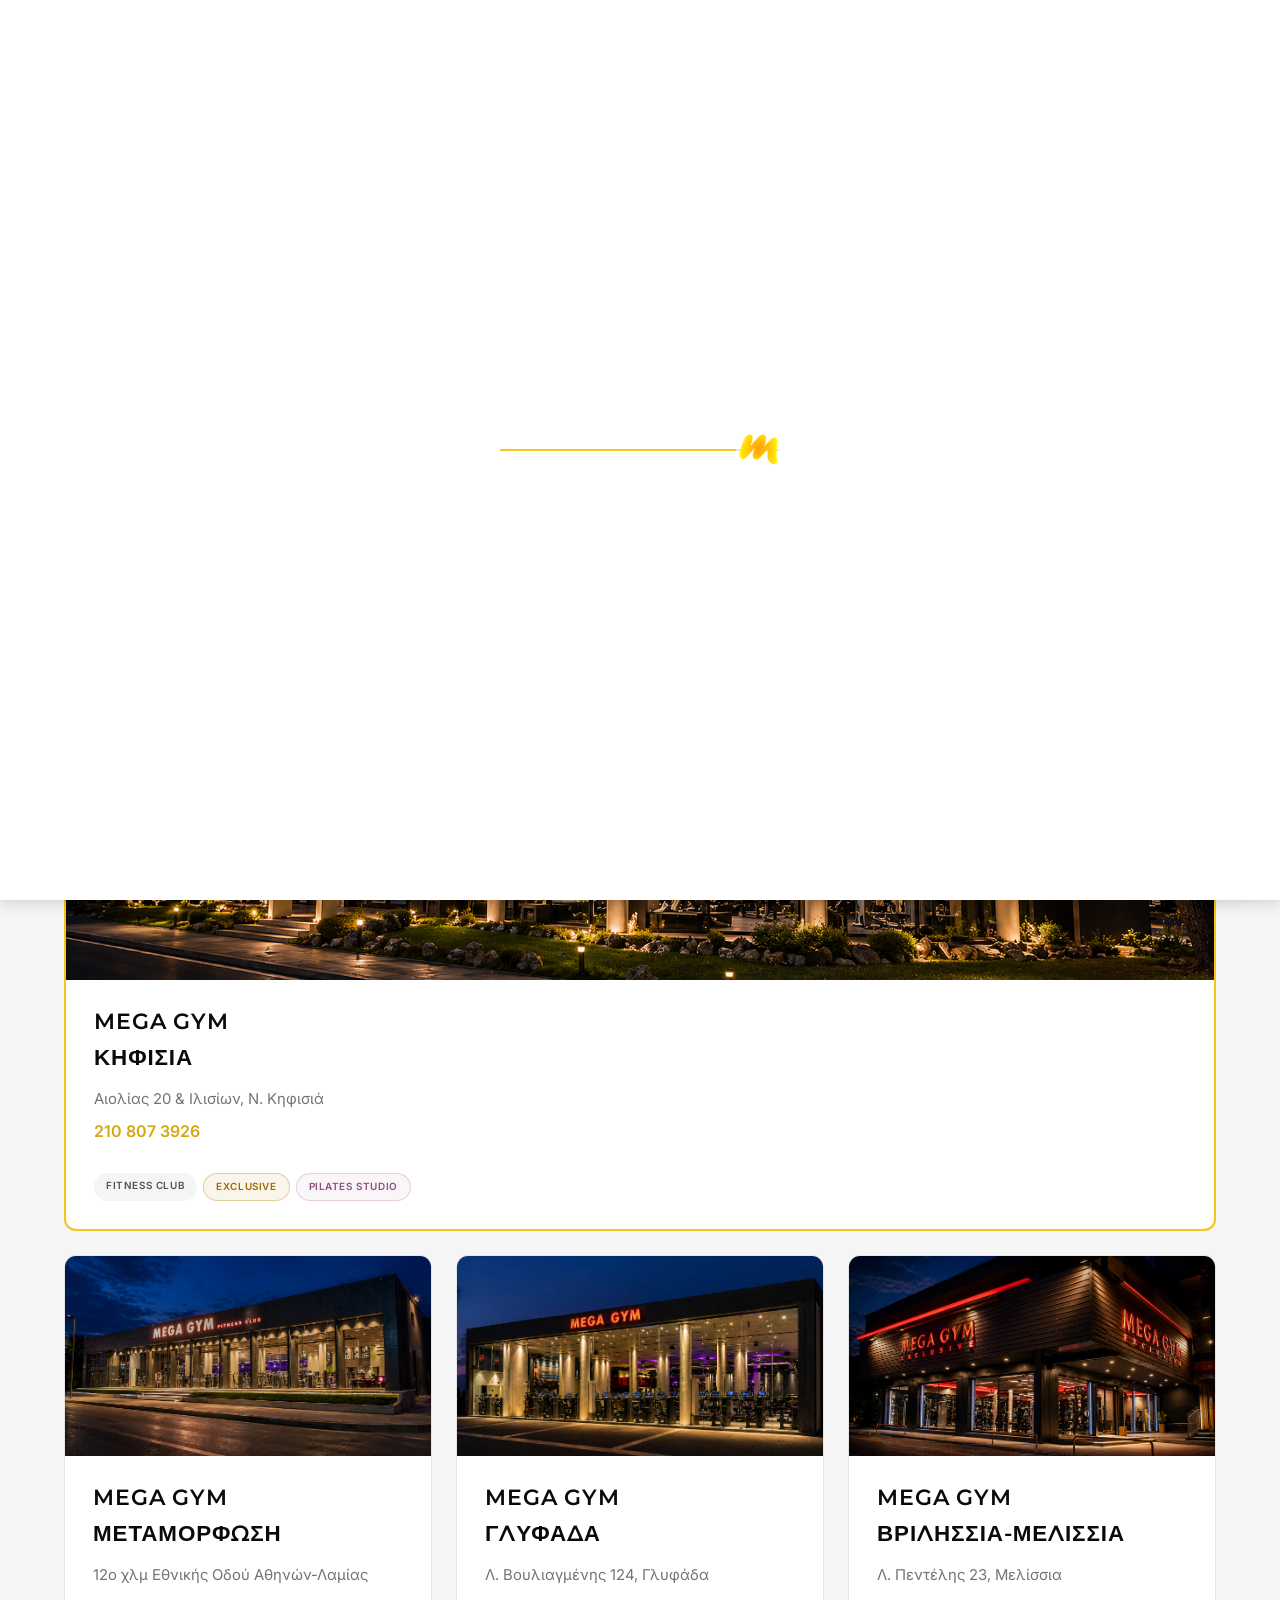
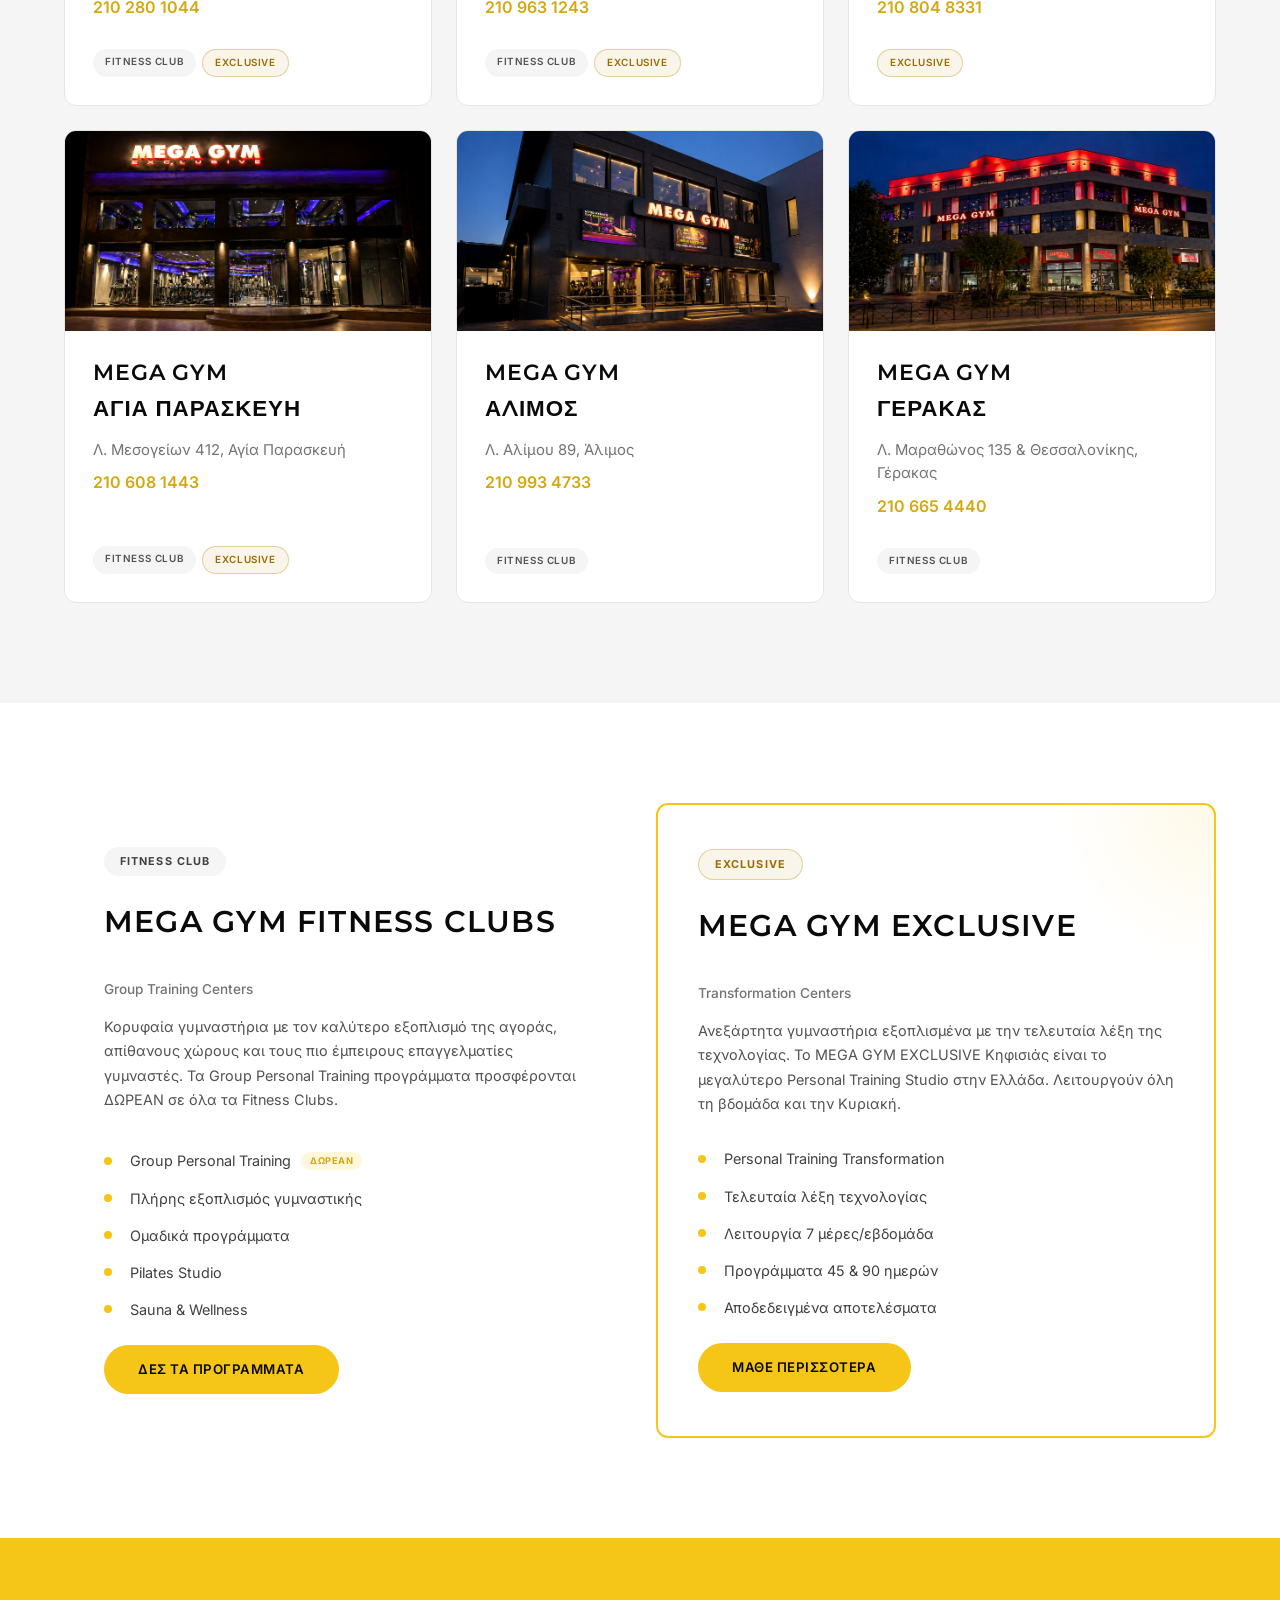
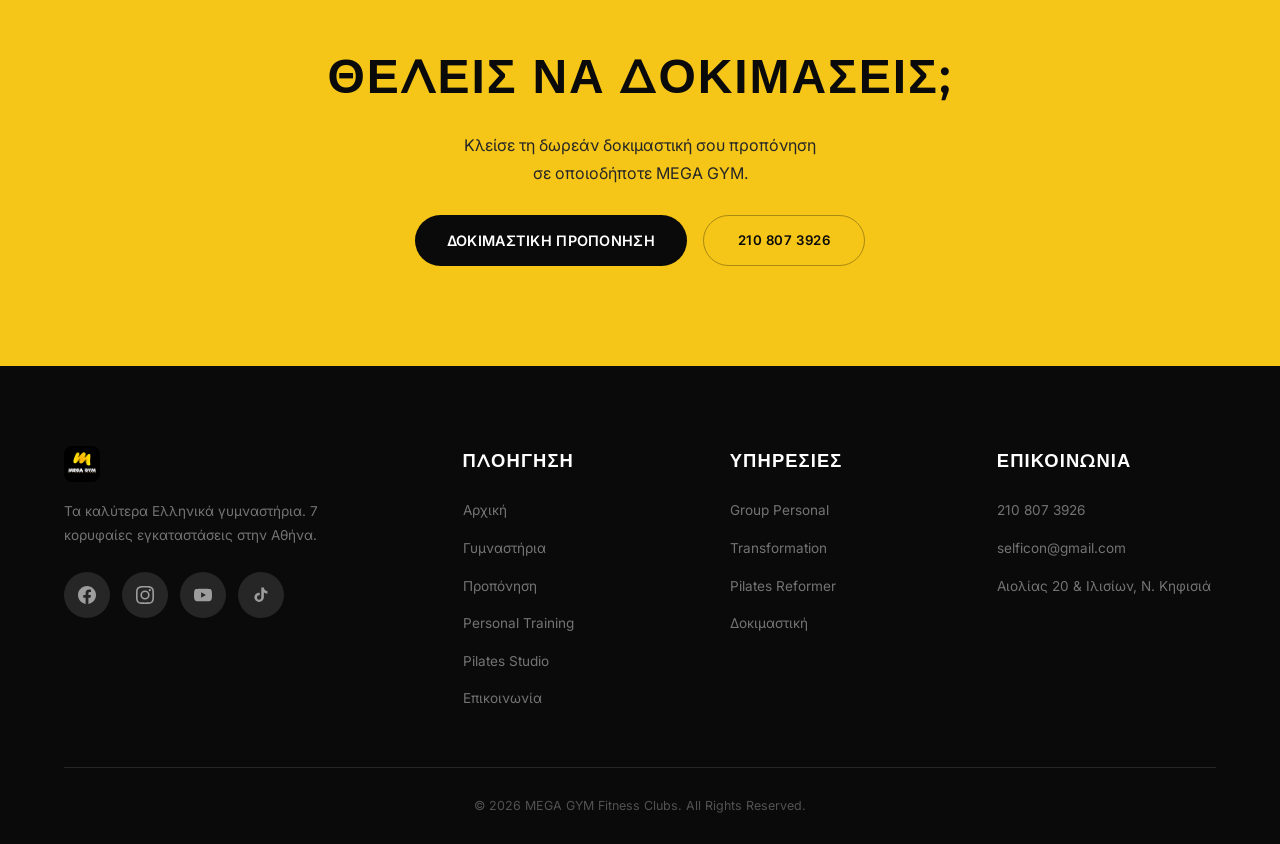
<file: gymnastiria.html>
<!DOCTYPE html>
<html lang="el">
<head>
    <meta charset="UTF-8">
    <link rel="icon" type="image/png" href="assets/MegaGymPhotos/mega-gym-m-transparent.png">
    <meta name="viewport" content="width=device-width, initial-scale=1.0">
    <title>Γυμναστήρια | MEGA GYM Fitness Clubs</title>
    <meta name="description" content="7 κορυφαίες εγκαταστάσεις MEGA GYM σε όλη την Αθήνα. Fitness Clubs & EXCLUSIVE Transformation Centers.">
    <link rel="canonical" href="https://daththeanalyst.github.io/mega-gym-website/gymnastiria.html">
    <meta property="og:type" content="website">
    <meta property="og:site_name" content="MEGA GYM Fitness Clubs">
    <meta property="og:title" content="Γυμναστήρια | MEGA GYM Fitness Clubs">
    <meta property="og:description" content="7 κορυφαίες εγκαταστάσεις MEGA GYM σε όλη την Αθήνα. Fitness Clubs & EXCLUSIVE Transformation Centers.">
    <meta property="og:url" content="https://daththeanalyst.github.io/mega-gym-website/gymnastiria.html">
    <meta property="og:image" content="https://daththeanalyst.github.io/mega-gym-website/assets/MegaGymPhotos/mega-gym-logo.png">
    <meta property="og:locale" content="el_GR">
    <meta property="og:locale:alternate" content="en_US">
    <meta name="twitter:card" content="summary_large_image">
    <meta name="twitter:title" content="Γυμναστήρια | MEGA GYM Fitness Clubs">
    <meta name="twitter:description" content="7 κορυφαίες εγκαταστάσεις MEGA GYM σε όλη την Αθήνα. Fitness Clubs & EXCLUSIVE Transformation Centers.">
    <meta name="twitter:image" content="https://daththeanalyst.github.io/mega-gym-website/assets/MegaGymPhotos/mega-gym-logo.png">
    <link rel="preconnect" href="https://fonts.googleapis.com">
    <link rel="preconnect" href="https://fonts.gstatic.com" crossorigin>
    <link href="https://fonts.googleapis.com/css2?family=Montserrat:wght@400;500;600;700;800;900&family=Inter:wght@300;400;500;600;700;800;900&display=swap" rel="stylesheet">
    <link rel="stylesheet" href="styles.css">
</head>
<body class="page-transition">
    <div class="scroll-progress" id="scrollProgress"></div>
    <!-- Preloader -->
    <div class="preloader" id="preloader">
        <div class="preloader-track">
            <div class="preloader-fill"></div>
            <img src="assets/MegaGymPhotos/mega-gym-m-transparent.png" alt="MEGA GYM" class="preloader-logo-img">
        </div>
    </div>

    <nav class="navbar" id="navbar">
        <div class="nav-container">
            <a href="index.html" class="nav-logo"><img src="assets/MegaGymPhotos/mega-gym-logo.png" alt="MEGA GYM" class="nav-logo-img"></a>
            <ul class="nav-links" id="navLinks">
                <li><a href="index.html" data-i18n="nav-home">Αρχική</a></li>
                <li><a href="gymnastiria.html" data-i18n="nav-gyms" class="active">Γυμναστήρια</a></li>
                <li class="nav-dropdown">
                    <a href="#" class="nav-dropdown-toggle" data-i18n="nav-services">Υπηρεσίες <svg width="10" height="10" viewBox="0 0 24 24" fill="none" stroke="currentColor" stroke-width="2.5"><polyline points="6 9 12 15 18 9"/></svg></a>
                    <ul class="nav-dropdown-menu">
                        <li><a href="proponisi.html" data-i18n="nav-training">Προπόνηση</a></li>
                        <li><a href="personal-training.html" data-i18n="nav-pt">Personal Training</a></li>
                        <li><a href="pilates.html" data-i18n="nav-pilates">Pilates Studio</a></li>
                    </ul>
                </li>
                <li><a href="dokimastiki.html" data-i18n="nav-trial">Δοκιμαστική</a></li>
                <li><a href="epikoinonia.html" data-i18n="nav-contact">Επικοινωνία</a></li>
            </ul>
            <div class="nav-right">
                <button class="theme-toggle" id="themeToggle" aria-label="Toggle dark mode"><svg width="18" height="18" viewBox="0 0 24 24" fill="none" stroke="currentColor" stroke-width="2"><path d="M21 12.79A9 9 0 1 1 11.21 3 7 7 0 0 0 21 12.79z"/></svg></button>
                <button class="lang-toggle" id="langToggle" aria-label="Toggle language">EN | <span class="lang-active">GR</span></button>
                <a href="dokimastiki.html" class="nav-cta" data-i18n="nav-cta">Κλείσε Ραντεβού</a>
            </div>
            <button class="nav-toggle" id="navToggle" aria-label="Toggle menu"><span></span><span></span><span></span></button>
        </div>
    </nav>

    <section class="page-hero">
        <div class="container">
            <div class="breadcrumb"><a href="index.html" data-i18n="gym-page-bc-home">Αρχική</a> <span>/</span> <span data-i18n="gym-page-bc">Γυμναστήρια</span></div>
            <h1 class="page-hero-title" data-i18n="gym-page-title">ΤΑ ΓΥΜΝΑΣΤΗΡΙΑ ΜΑΣ</h1>
            <p class="page-hero-sub" data-i18n="gym-page-sub">7 κορυφαίες εγκαταστάσεις σε όλη την Αθήνα</p>
        </div>
    </section>

    <!-- All Locations -->
    <section class="section section-gray">
        <div class="container">
            <div class="section-header center" data-animate="fade-up">
                <span class="tag" data-i18n="gym-dir-tag">7 Τοποθεσίες</span>
                <h2 class="section-title" data-i18n="gym-dir-title">Όλα τα MEGA GYM</h2>
            </div>
            <div class="directory-grid">
                <div class="directory-card directory-featured" data-animate="fade-up">
                    <div class="dir-img-wrap">
                        <img class="dir-img" src="assets/MegaGymPhotos/gym-ext-kifissia.png" alt="MEGA GYM Κηφισιά" loading="lazy">
                        <div class="loc-badge" data-i18n="gym-dir-hq">Κεντρικό</div>
                    </div>
                    <div class="dir-card-body">
                        <h3>MEGA GYM <span data-i18n="loc-kifissia">Κηφισιά</span></h3>
                        <p class="dir-address">Αιολίας 20 & Ιλισίων, Ν. Κηφισιά</p>
                        <p class="dir-phone"><a href="tel:+302108073926">210 807 3926</a></p>
                        <div class="loc-tags"><span>Fitness Club</span><span class="loc-exclusive">EXCLUSIVE</span><span class="loc-pilates">Pilates Studio</span></div>
                    </div>
                </div>
                <div class="directory-card" data-animate="fade-up" data-delay="50">
                    <div class="dir-img-wrap">
                        <img class="dir-img" src="assets/MegaGymPhotos/gym-ext-metamorfosi.png" alt="MEGA GYM Μεταμόρφωση" loading="lazy">
                    </div>
                    <div class="dir-card-body">
                        <h3>MEGA GYM <span data-i18n="loc-metamorfosi">Μεταμόρφωση</span></h3>
                        <p class="dir-address">12ο χλμ Εθνικής Οδού Αθηνών-Λαμίας</p>
                        <p class="dir-phone"><a href="tel:+302102801044">210 280 1044</a></p>
                        <div class="loc-tags"><span>Fitness Club</span><span class="loc-exclusive">EXCLUSIVE</span></div>
                    </div>
                </div>
                <div class="directory-card" data-animate="fade-up" data-delay="100">
                    <div class="dir-img-wrap">
                        <img class="dir-img" src="assets/MegaGymPhotos/gym-ext-glyfada.png" alt="MEGA GYM Γλυφάδα" loading="lazy">
                    </div>
                    <div class="dir-card-body">
                        <h3>MEGA GYM <span data-i18n="loc-glyfada">Γλυφάδα</span></h3>
                        <p class="dir-address">Λ. Βουλιαγμένης 124, Γλυφάδα</p>
                        <p class="dir-phone"><a href="tel:+302109631243">210 963 1243</a></p>
                        <div class="loc-tags"><span>Fitness Club</span><span class="loc-exclusive">EXCLUSIVE</span></div>
                    </div>
                </div>
                <div class="directory-card" data-animate="fade-up" data-delay="150">
                    <div class="dir-img-wrap">
                        <img class="dir-img" src="assets/MegaGymPhotos/gym-ext-vrilissia.png" alt="MEGA GYM Βριλήσσια-Μελίσσια" loading="lazy">
                    </div>
                    <div class="dir-card-body">
                        <h3>MEGA GYM <span data-i18n="loc-vrilissia-melissia">Βριλήσσια-Μελίσσια</span></h3>
                        <p class="dir-address">Λ. Πεντέλης 23, Μελίσσια</p>
                        <p class="dir-phone"><a href="tel:+302108048331">210 804 8331</a></p>
                        <div class="loc-tags"><span class="loc-exclusive">EXCLUSIVE</span></div>
                    </div>
                </div>
                <div class="directory-card" data-animate="fade-up" data-delay="200">
                    <div class="dir-img-wrap">
                        <img class="dir-img" src="assets/MegaGymPhotos/gym-ext-agia-paraskevi.png" alt="MEGA GYM Αγία Παρασκευή" loading="lazy">
                    </div>
                    <div class="dir-card-body">
                        <h3>MEGA GYM <span data-i18n="loc-agia-paraskevi">Αγία Παρασκευή</span></h3>
                        <p class="dir-address">Λ. Μεσογείων 412, Αγία Παρασκευή</p>
                        <p class="dir-phone"><a href="tel:+302106081443">210 608 1443</a></p>
                        <div class="loc-tags"><span>Fitness Club</span><span class="loc-exclusive">EXCLUSIVE</span></div>
                    </div>
                </div>
                <div class="directory-card" data-animate="fade-up" data-delay="250">
                    <div class="dir-img-wrap">
                        <img class="dir-img" src="assets/MegaGymPhotos/gym-ext-alimos.png" alt="MEGA GYM Άλιμος" loading="lazy">
                    </div>
                    <div class="dir-card-body">
                        <h3>MEGA GYM <span data-i18n="loc-alimos">Άλιμος</span></h3>
                        <p class="dir-address">Λ. Αλίμου 89, Άλιμος</p>
                        <p class="dir-phone"><a href="tel:+302109934733">210 993 4733</a></p>
                        <div class="loc-tags"><span>Fitness Club</span></div>
                    </div>
                </div>
                <div class="directory-card" data-animate="fade-up" data-delay="300">
                    <div class="dir-img-wrap">
                        <img class="dir-img" src="assets/MegaGymPhotos/gym-ext-gerakas.png" alt="MEGA GYM Γέρακας" loading="lazy">
                    </div>
                    <div class="dir-card-body">
                        <h3>MEGA GYM <span data-i18n="loc-gerakas">Γέρακας</span></h3>
                        <p class="dir-address">Λ. Μαραθώνος 135 & Θεσσαλονίκης, Γέρακας</p>
                        <p class="dir-phone"><a href="tel:+302106654440">210 665 4440</a></p>
                        <div class="loc-tags"><span>Fitness Club</span></div>
                    </div>
                </div>
            </div>
        </div>
    </section>

    <!-- Two Gym Types -->
    <section class="section section-white">
        <div class="container">
            <h2 class="sr-only">Κατηγορίες Γυμναστηρίων</h2>
            <div class="gym-types-grid">
                <div class="gym-type-card" data-animate="fade-up">
                    <div class="gym-type-badge">Fitness Club</div>
                    <h3 data-i18n="gym-fc-title">MEGA GYM Fitness Clubs</h3>
                    <p class="exclusive-sub" data-i18n="gym-fc-sub">Group Training Centers</p>
                    <p data-i18n="gym-fc-desc">Κορυφαία γυμναστήρια με τον καλύτερο εξοπλισμό της αγοράς, απίθανους χώρους και τους πιο έμπειρους επαγγελματίες γυμναστές. Τα Group Personal Training προγράμματα προσφέρονται ΔΩΡΕΑΝ σε όλα τα Fitness Clubs.</p>
                    <ul class="gym-features">
                        <li><span data-i18n="gym-fc-feat1">Group Personal Training</span> <span class="free-badge" data-i18n="gym-fc-free">ΔΩΡΕΑΝ</span></li>
                        <li data-i18n="gym-fc-feat2">Πλήρης εξοπλισμός γυμναστικής</li>
                        <li data-i18n="gym-fc-feat3">Ομαδικά προγράμματα</li>
                        <li data-i18n="gym-fc-feat4">Pilates Studio</li>
                        <li data-i18n="gym-fc-feat5">Sauna & Wellness</li>
                    </ul>
                    <a href="proponisi.html" class="btn btn-primary" data-i18n="gym-fc-cta">Δες τα Προγράμματα</a>
                </div>
                <div class="gym-type-card gym-type-exclusive" data-animate="fade-up" data-delay="150">
                    <div class="gym-type-badge badge-exclusive">EXCLUSIVE</div>
                    <h3 data-i18n="gym-ex-title">MEGA GYM EXCLUSIVE</h3>
                    <p class="exclusive-sub" data-i18n="gym-ex-sub">Transformation Centers</p>
                    <p data-i18n="gym-ex-desc">Ανεξάρτητα γυμναστήρια εξοπλισμένα με την τελευταία λέξη της τεχνολογίας. Το MEGA GYM EXCLUSIVE Κηφισιάς είναι το μεγαλύτερο Personal Training Studio στην Ελλάδα. Λειτουργούν όλη τη βδομάδα και την Κυριακή.</p>
                    <ul class="gym-features">
                        <li data-i18n="gym-ex-feat1">Personal Training Transformation</li>
                        <li data-i18n="gym-ex-feat2">Τελευταία λέξη τεχνολογίας</li>
                        <li data-i18n="gym-ex-feat3">Λειτουργία 7 μέρες/εβδομάδα</li>
                        <li data-i18n="gym-ex-feat4">Προγράμματα 45 & 90 ημερών</li>
                        <li data-i18n="gym-ex-feat5">Αποδεδειγμένα αποτελέσματα</li>
                    </ul>
                    <a href="personal-training.html" class="btn btn-primary" data-i18n="gym-ex-cta">Μάθε Περισσότερα</a>
                </div>
            </div>
        </div>
    </section>

    <!-- CTA -->
    <section class="section section-yellow">
        <div class="container">
            <div class="trial-content" data-animate="fade-up">
                <h2 data-i18n="gym-trial-title">Θέλεις να Δοκιμάσεις;</h2>
                <p data-i18n="gym-trial-desc">Κλείσε τη δωρεάν δοκιμαστική σου προπόνηση<br>σε οποιοδήποτε MEGA GYM.</p>
                <div class="trial-actions">
                    <a href="dokimastiki.html" class="btn btn-dark" data-i18n="gym-trial-cta">Δοκιμαστική Προπόνηση</a>
                    <a href="tel:+302108073926" class="btn btn-outline-dark">210 807 3926</a>
                </div>
            </div>
        </div>
    </section>

    <footer class="footer">
        <div class="container">
            <div class="footer-top">
                <div class="footer-brand">
                    <img src="assets/MegaGymPhotos/mega-gym-logo.png" alt="MEGA GYM" class="footer-logo-img">
                    <p data-i18n="footer-desc">Τα καλύτερα Ελληνικά γυμναστήρια. 7 κορυφαίες εγκαταστάσεις στην Αθήνα.</p>
                    <div class="social-row">
                        <a href="https://www.facebook.com/MEGAGYMFITNESSCLUBS/" target="_blank" rel="noopener" class="social-btn" aria-label="Facebook"><svg width="18" height="18" viewBox="0 0 24 24" fill="currentColor"><path d="M24 12.073c0-6.627-5.373-12-12-12s-12 5.373-12 12c0 5.99 4.388 10.954 10.125 11.854v-8.385H7.078v-3.47h3.047V9.43c0-3.007 1.792-4.669 4.533-4.669 1.312 0 2.686.235 2.686.235v2.953H15.83c-1.491 0-1.956.925-1.956 1.874v2.25h3.328l-.532 3.47h-2.796v8.385C19.612 23.027 24 18.062 24 12.073z"/></svg></a>
                        <a href="https://www.instagram.com/megagym__official" target="_blank" rel="noopener" class="social-btn" aria-label="Instagram"><svg width="18" height="18" viewBox="0 0 24 24" fill="currentColor"><path d="M12 2.163c3.204 0 3.584.012 4.85.07 3.252.148 4.771 1.691 4.919 4.919.058 1.265.069 1.645.069 4.849 0 3.205-.012 3.584-.069 4.849-.149 3.225-1.664 4.771-4.919 4.919-1.266.058-1.644.07-4.85.07-3.204 0-3.584-.012-4.849-.07-3.26-.149-4.771-1.699-4.919-4.92-.058-1.265-.07-1.644-.07-4.849 0-3.204.013-3.583.07-4.849.149-3.227 1.664-4.771 4.919-4.919 1.266-.057 1.645-.069 4.849-.069zM12 0C8.741 0 8.333.014 7.053.072 2.695.272.273 2.69.073 7.052.014 8.333 0 8.741 0 12c0 3.259.014 3.668.072 4.948.2 4.358 2.618 6.78 6.98 6.98C8.333 23.986 8.741 24 12 24c3.259 0 3.668-.014 4.948-.072 4.354-.2 6.782-2.618 6.979-6.98.059-1.28.073-1.689.073-4.948 0-3.259-.014-3.667-.072-4.947-.196-4.354-2.617-6.78-6.979-6.98C15.668.014 15.259 0 12 0zm0 5.838a6.162 6.162 0 100 12.324 6.162 6.162 0 000-12.324zM12 16a4 4 0 110-8 4 4 0 010 8zm6.406-11.845a1.44 1.44 0 100 2.881 1.44 1.44 0 000-2.881z"/></svg></a>
                        <a href="https://www.youtube.com/user/launmaster1/videos" target="_blank" rel="noopener" class="social-btn" aria-label="YouTube"><svg width="18" height="18" viewBox="0 0 24 24" fill="currentColor"><path d="M23.498 6.186a3.016 3.016 0 0 0-2.122-2.136C19.505 3.545 12 3.545 12 3.545s-7.505 0-9.377.505A3.017 3.017 0 0 0 .502 6.186C0 8.07 0 12 0 12s0 3.93.502 5.814a3.016 3.016 0 0 0 2.122 2.136c1.871.505 9.376.505 9.376.505s7.505 0 9.377-.505a3.015 3.015 0 0 0 2.122-2.136C24 15.93 24 12 24 12s0-3.93-.502-5.814zM9.545 15.568V8.432L15.818 12l-6.273 3.568z"/></svg></a>
                        <a href="https://www.tiktok.com/@megagymofficial" target="_blank" rel="noopener" class="social-btn" aria-label="TikTok"><svg width="18" height="18" viewBox="0 0 24 24" fill="currentColor"><path d="M19.59 6.69a4.83 4.83 0 0 1-3.77-4.25V2h-3.45v13.67a2.89 2.89 0 0 1-2.88 2.5 2.89 2.89 0 0 1-2.89-2.89 2.89 2.89 0 0 1 2.89-2.89c.28 0 .54.04.79.1v-3.51a6.37 6.37 0 0 0-.79-.05A6.34 6.34 0 0 0 3.15 15a6.34 6.34 0 0 0 6.34 6.34 6.34 6.34 0 0 0 6.34-6.34V8.73a8.19 8.19 0 0 0 4.76 1.52v-3.4a4.85 4.85 0 0 1-1-.16z"/></svg></a>
                    </div>
                </div>
                <div class="footer-col"><h4 data-i18n="footer-nav">Πλοήγηση</h4><ul><li><a href="index.html" data-i18n="nav-home">Αρχική</a></li><li><a href="gymnastiria.html" data-i18n="nav-gyms">Γυμναστήρια</a></li><li><a href="proponisi.html" data-i18n="nav-training">Προπόνηση</a></li><li><a href="personal-training.html" data-i18n="nav-pt">Personal Training</a></li><li><a href="pilates.html" data-i18n="nav-pilates">Pilates Studio</a></li><li><a href="epikoinonia.html" data-i18n="nav-contact">Επικοινωνία</a></li></ul></div>
                <div class="footer-col"><h4 data-i18n="footer-programs">Υπηρεσίες</h4><ul><li><a href="proponisi.html">Group Personal</a></li><li><a href="personal-training.html">Transformation</a></li><li><a href="pilates.html">Pilates Reformer</a></li><li><a href="dokimastiki.html" data-i18n="nav-trial">Δοκιμαστική</a></li></ul></div>
                <div class="footer-col"><h4 data-i18n="footer-contact">Επικοινωνία</h4><ul><li><a href="tel:+302108073926">210 807 3926</a></li><li><a href="mailto:selficon@gmail.com">selficon@gmail.com</a></li><li><span>Αιολίας 20 & Ιλισίων, Ν. Κηφισιά</span></li></ul></div>
            </div>
            <div class="footer-bottom"><p>&copy; 2026 MEGA GYM Fitness Clubs. All Rights Reserved.</p></div>
        </div>
    </footer>
    <!-- Sticky Mobile CTA -->
    <div class="sticky-cta" id="stickyCta">
        <a href="dokimastiki.html"><svg width="18" height="18" viewBox="0 0 24 24" fill="none" stroke="currentColor" stroke-width="2.5"><path d="M22 16.92v3a2 2 0 0 1-2.18 2 19.79 19.79 0 0 1-8.63-3.07 19.5 19.5 0 0 1-6-6 19.79 19.79 0 0 1-3.07-8.67A2 2 0 0 1 4.11 2h3a2 2 0 0 1 2 1.72"/></svg> <span data-i18n="nav-cta">Κλείσε Ραντεβού</span></a>
        <a href="tel:+302108073926" class="sticky-cta-phone">210 807 3926</a>
    </div>

    <!-- Floating Action Button -->
    <div class="fab-container" id="fabContainer">
        <button class="fab-toggle" id="fabToggle" aria-label="Menu">
            <svg width="24" height="24" viewBox="0 0 24 24" fill="none" stroke="currentColor" stroke-width="2.5" stroke-linecap="round"><line x1="12" y1="5" x2="12" y2="19"/><line x1="5" y1="12" x2="19" y2="12"/></svg>
        </button>
        <div class="fab-actions">
            <a href="https://wa.me/302108073926" target="_blank" rel="noopener" class="fab-action fab-action-whatsapp" aria-label="WhatsApp">
                <span class="fab-action-label">WhatsApp</span>
                <svg width="22" height="22" viewBox="0 0 24 24" fill="#fff"><path d="M17.472 14.382c-.297-.149-1.758-.867-2.03-.967-.273-.099-.471-.148-.67.15-.197.297-.767.966-.94 1.164-.173.199-.347.223-.644.075-.297-.15-1.255-.463-2.39-1.475-.883-.788-1.48-1.761-1.653-2.059-.173-.297-.018-.458.13-.606.134-.133.298-.347.446-.52.149-.174.198-.298.298-.497.099-.198.05-.371-.025-.52-.075-.149-.669-1.612-.916-2.207-.242-.579-.487-.5-.669-.51-.173-.008-.371-.01-.57-.01-.198 0-.52.074-.792.372-.272.297-1.04 1.016-1.04 2.479 0 1.462 1.065 2.875 1.213 3.074.149.198 2.096 3.2 5.077 4.487.709.306 1.262.489 1.694.625.712.227 1.36.195 1.871.118.571-.085 1.758-.719 2.006-1.413.248-.694.248-1.289.173-1.413-.074-.124-.272-.198-.57-.347m-5.421 7.403h-.004a9.87 9.87 0 01-5.031-1.378l-.361-.214-3.741.982.998-3.648-.235-.374a9.86 9.86 0 01-1.51-5.26c.001-5.45 4.436-9.884 9.888-9.884 2.64 0 5.122 1.03 6.988 2.898a9.825 9.825 0 012.893 6.994c-.003 5.45-4.437 9.884-9.885 9.884m8.413-18.297A11.815 11.815 0 0012.05 0C5.495 0 .16 5.335.157 11.892c0 2.096.547 4.142 1.588 5.945L.057 24l6.305-1.654a11.882 11.882 0 005.683 1.448h.005c6.554 0 11.89-5.335 11.893-11.893a11.821 11.821 0 00-3.48-8.413z"/></svg>
            </a>
            <button class="fab-action fab-action-chat" id="fabChat" aria-label="AI Chat">
                <span class="fab-action-label">AI Chat — Coming Soon</span>
                <svg width="20" height="20" viewBox="0 0 24 24" fill="none" stroke="#F5C518" stroke-width="2"><path d="M21 15a2 2 0 0 1-2 2H7l-4 4V5a2 2 0 0 1 2-2h14a2 2 0 0 1 2 2z"/></svg>
            </button>
            <button class="fab-action fab-action-top" id="fabTop" aria-label="Back to top">
                <span class="fab-action-label">Back to Top</span>
                <svg width="18" height="18" viewBox="0 0 24 24" fill="none" stroke="currentColor" stroke-width="2.5"><polyline points="18 15 12 9 6 15"/></svg>
            </button>
        </div>
    </div>

    <!-- Cookie consent -->
    <div class="cookie-banner" id="cookieBanner">
        <p data-i18n="cookie-text">Χρησιμοποιούμε cookies για τη βελτίωση της εμπειρίας σας. Συνεχίζοντας, αποδέχεστε τη χρήση τους.</p>
        <button class="cookie-banner-btn" id="cookieAccept" data-i18n="cookie-accept">Αποδοχή</button>
    </div>

    <script src="script.js"></script>
</body>
</html>
</file>
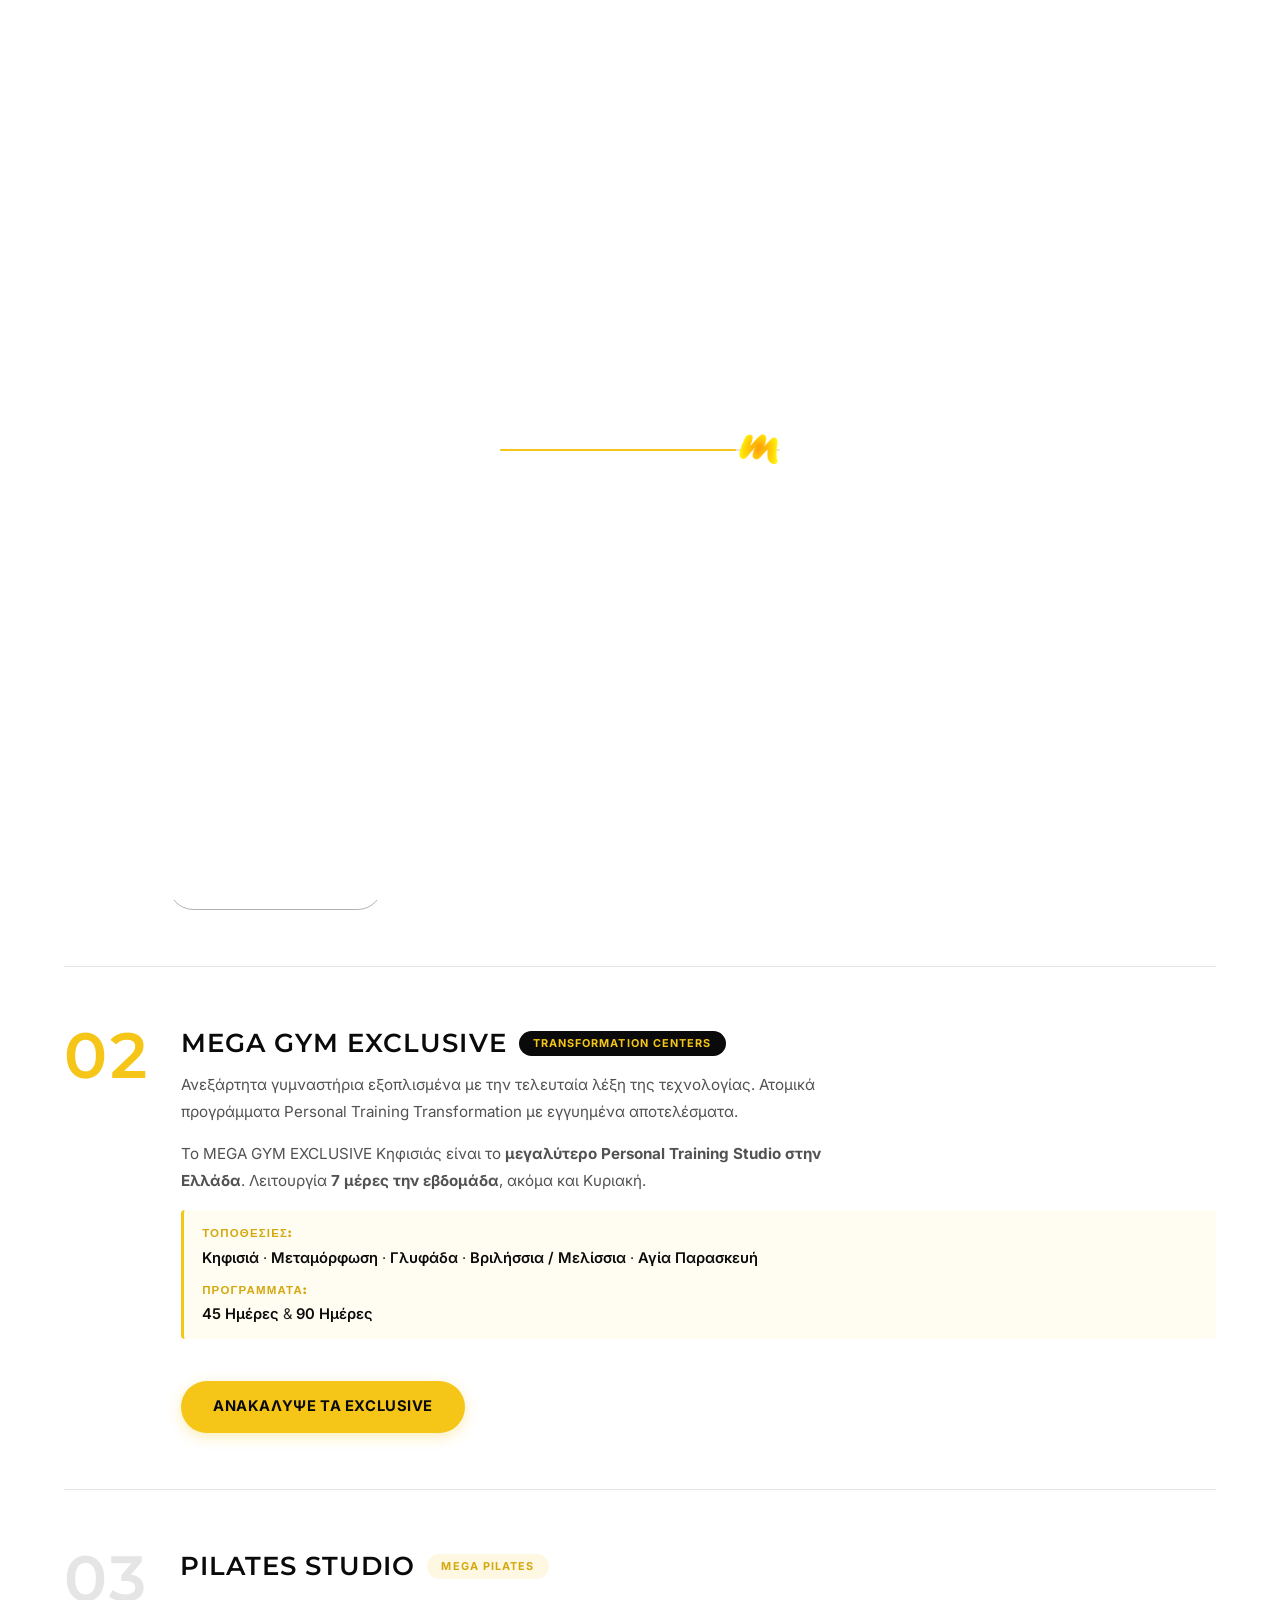
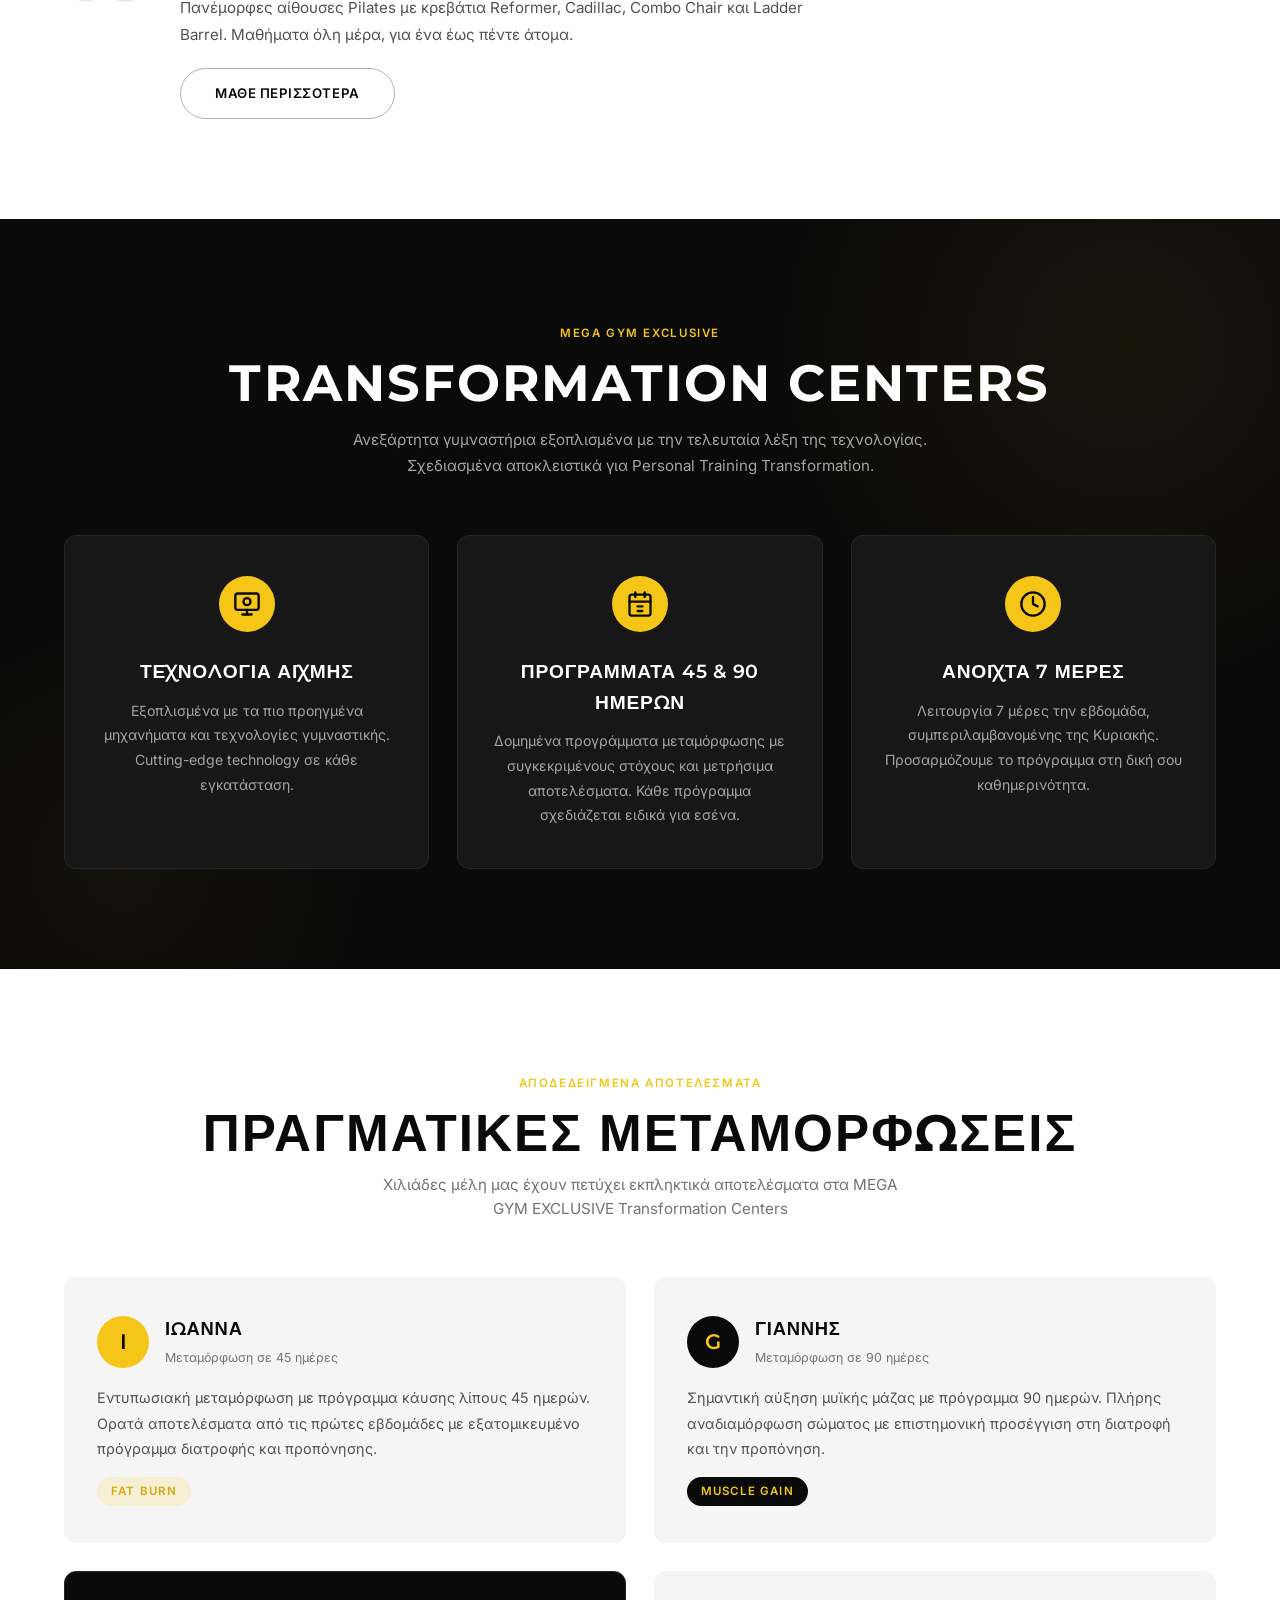
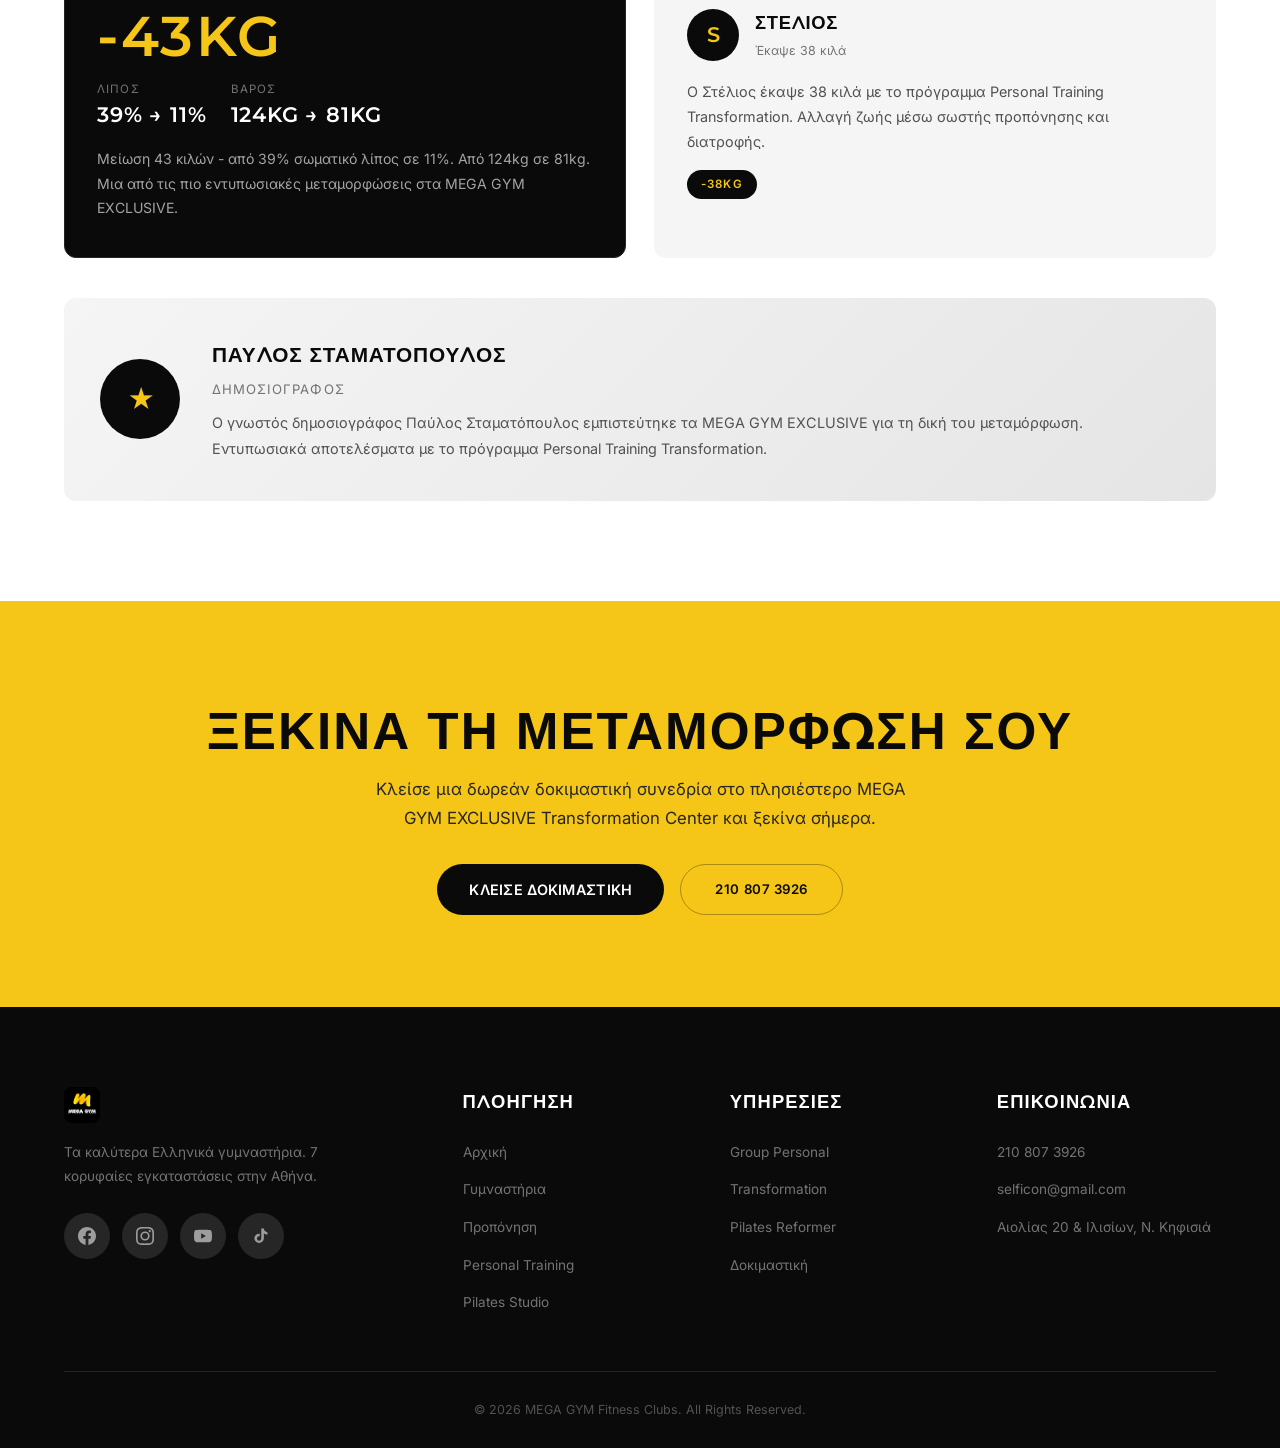
<file: personal-training.html>
<!DOCTYPE html>
<html lang="el">
<head>
    <meta charset="UTF-8">
    <link rel="icon" type="image/png" href="assets/MegaGymPhotos/mega-gym-m-transparent.png">
    <meta name="viewport" content="width=device-width, initial-scale=1.0">
    <title>MEGA GYM | Personal Training & Transformation Centers</title>
    <meta name="description" content="Τρεις επιλογές Personal Training στα MEGA GYM. Group Personal, EXCLUSIVE Transformation Centers, Pilates Studio. Αποδεδειγμένα αποτελέσματα.">
    <link rel="canonical" href="https://daththeanalyst.github.io/mega-gym-website/personal-training.html">
    <meta property="og:type" content="website">
    <meta property="og:site_name" content="MEGA GYM Fitness Clubs">
    <meta property="og:title" content="MEGA GYM | Personal Training & Transformation Centers">
    <meta property="og:description" content="Τρεις επιλογές Personal Training στα MEGA GYM. Group Personal, EXCLUSIVE Transformation Centers, Pilates Studio. Αποδεδειγμένα αποτελέσματα.">
    <meta property="og:url" content="https://daththeanalyst.github.io/mega-gym-website/personal-training.html">
    <meta property="og:image" content="https://daththeanalyst.github.io/mega-gym-website/assets/MegaGymPhotos/mega-gym-logo.png">
    <meta property="og:locale" content="el_GR">
    <meta property="og:locale:alternate" content="en_US">
    <meta name="twitter:card" content="summary_large_image">
    <meta name="twitter:title" content="MEGA GYM | Personal Training & Transformation Centers">
    <meta name="twitter:description" content="Τρεις επιλογές Personal Training στα MEGA GYM. Group Personal, EXCLUSIVE Transformation Centers, Pilates Studio. Αποδεδειγμένα αποτελέσματα.">
    <meta name="twitter:image" content="https://daththeanalyst.github.io/mega-gym-website/assets/MegaGymPhotos/mega-gym-logo.png">
    <link rel="preconnect" href="https://fonts.googleapis.com">
    <link rel="preconnect" href="https://fonts.gstatic.com" crossorigin>
    <link href="https://fonts.googleapis.com/css2?family=Montserrat:wght@400;500;600;700;800;900&family=Inter:wght@300;400;500;600;700;800;900&display=swap" rel="stylesheet">
    <link rel="stylesheet" href="styles.css">
</head>
<body class="page-transition">
    <div class="scroll-progress" id="scrollProgress"></div>

    <!-- Preloader -->
    <div class="preloader" id="preloader">
        <div class="preloader-track">
            <div class="preloader-fill"></div>
            <img src="assets/MegaGymPhotos/mega-gym-m-transparent.png" alt="MEGA GYM" class="preloader-logo-img">
        </div>
    </div>

    <!-- Navigation -->
    <nav class="navbar" id="navbar">
        <div class="nav-container">
            <a href="index.html" class="nav-logo"><img src="assets/MegaGymPhotos/mega-gym-logo.png" alt="MEGA GYM" class="nav-logo-img"></a>
            <ul class="nav-links" id="navLinks">
                <li><a href="index.html" data-i18n="nav-home">Αρχική</a></li>
                <li><a href="gymnastiria.html" data-i18n="nav-gyms">Γυμναστήρια</a></li>
                <li class="nav-dropdown">
                    <a href="#" class="nav-dropdown-toggle" data-i18n="nav-services">Υπηρεσίες <svg width="10" height="10" viewBox="0 0 24 24" fill="none" stroke="currentColor" stroke-width="2.5"><polyline points="6 9 12 15 18 9"/></svg></a>
                    <ul class="nav-dropdown-menu">
                        <li><a href="proponisi.html" data-i18n="nav-training">Προπόνηση</a></li>
                        <li><a href="personal-training.html" data-i18n="nav-pt">Personal Training</a></li>
                        <li><a href="pilates.html" data-i18n="nav-pilates">Pilates Studio</a></li>
                    </ul>
                </li>
                <li><a href="dokimastiki.html" data-i18n="nav-trial">Δοκιμαστική</a></li>
                <li><a href="epikoinonia.html" data-i18n="nav-contact">Επικοινωνία</a></li>
            </ul>
            <div class="nav-right">
                <button class="theme-toggle" id="themeToggle" aria-label="Toggle dark mode"><svg width="18" height="18" viewBox="0 0 24 24" fill="none" stroke="currentColor" stroke-width="2"><path d="M21 12.79A9 9 0 1 1 11.21 3 7 7 0 0 0 21 12.79z"/></svg></button>
                <button class="lang-toggle" id="langToggle" aria-label="Toggle language">EN | <span class="lang-active">GR</span></button>
                <a href="dokimastiki.html" class="nav-cta" data-i18n="nav-cta">Κλείσε Ραντεβού</a>
            </div>
            <button class="nav-toggle" id="navToggle" aria-label="Toggle menu"><span></span><span></span><span></span></button>
        </div>
    </nav>

    <!-- Page Hero -->
    <section class="page-hero page-hero--dark">
        <div class="page-hero-overlay"></div>
        <div class="page-hero-glow-bl"></div>
        <div class="page-hero-glow-tr"></div>
        <div class="container page-hero__container">
            <nav class="breadcrumb" data-animate="fade-up">
                <a href="index.html" class="breadcrumb-link" data-i18n="gym-page-bc-home">Αρχική</a>
                <span class="breadcrumb-sep">/</span>
                <span class="breadcrumb-current" data-i18n="pt-bc">Personal Training</span>
            </nav>
            <h1 class="page-hero-title" data-animate="fade-up" data-delay="100" data-i18n="pt-page-title">PERSONAL TRAINING</h1>
            <p class="page-hero-sub" data-animate="fade-up" data-delay="200" data-i18n="pt-page-sub">Στα MEGA GYM έχεις τρεις επιλογές Personal Training.</p>
        </div>
    </section>

    <!-- Three Options Overview -->
    <section class="section section-white">
        <div class="container">
            <div class="section-header center" data-animate="fade-up">
                <span class="tag" data-i18n="pt-options-tag">Οι Επιλογές Σου</span>
                <h2 class="section-title" data-i18n="pt-options-title">Τρεις Δρόμοι Προς Το Αποτέλεσμα</h2>
            </div>

            <!-- Option 01 - Group Personal -->
            <div class="pt-option pt-option--bordered" data-animate="fade-up" data-delay="0">
                <div class="pt-option-num">01</div>
                <div>
                    <div class="pt-heading-row">
                        <h3 class="pt-option-title" data-i18n="pt-opt1-title">GROUP PERSONAL</h3>
                        <span class="pt-badge pt-badge--free" data-i18n="pt-opt1-free">ΔΩΡΕΑΝ</span>
                    </div>
                    <p class="pt-desc" data-i18n="pt-opt1-desc">Τα καλύτερα Group Personal Training προγράμματα - ΔΩΡΕΑΝ σε όλα τα MEGA GYM Fitness Clubs. TRX, MEGA ZONE, MEGA CAGE, SKILLMILL, Circuit Cross Training, MEGA SLED.</p>
                    <a href="proponisi.html" class="btn btn-outline-dark" data-i18n="pt-opt1-cta">Μάθε Περισσότερα</a>
                </div>
            </div>

            <!-- Option 02 - EXCLUSIVE Transformation -->
            <div class="pt-option pt-option--bordered" data-animate="fade-up" data-delay="100">
                <div class="pt-option-num pt-option-num--yellow">02</div>
                <div>
                    <div class="pt-heading-row">
                        <h3 class="pt-option-title" data-i18n="pt-opt2-title">MEGA GYM EXCLUSIVE</h3>
                        <span class="pt-badge pt-badge--exclusive" data-i18n="pt-opt2-sub">TRANSFORMATION CENTERS</span>
                    </div>
                    <p class="pt-desc pt-desc--mb" data-i18n="pt-opt2-desc">Ανεξάρτητα γυμναστήρια εξοπλισμένα με την τελευταία λέξη της τεχνολογίας. Ατομικά προγράμματα Personal Training Transformation με εγγυημένα αποτελέσματα.</p>
                    <p class="pt-desc pt-desc--mb" data-i18n="pt-opt2-desc2">Το MEGA GYM EXCLUSIVE Κηφισιάς είναι το <strong>μεγαλύτερο Personal Training Studio στην Ελλάδα</strong>. Λειτουργία <strong>7 μέρες την εβδομάδα</strong>, ακόμα και Κυριακή.</p>
                    <dl class="pt-opt-meta">
                        <dt data-i18n="pt-opt2-loc-label">Τοποθεσίες:</dt>
                        <dd>
                            <span data-i18n="loc-kifissia">Κηφισιά</span> ·
                            <span data-i18n="loc-metamorfosi">Μεταμόρφωση</span> ·
                            <span data-i18n="loc-glyfada">Γλυφάδα</span> ·
                            <span data-i18n="loc-vrilissia-melissia">Βριλήσσια / Μελίσσια</span> ·
                            <span data-i18n="loc-agia-paraskevi">Αγία Παρασκευή</span>
                        </dd>
                        <dt data-i18n="pt-opt2-prog-label">Προγράμματα:</dt>
                        <dd>
                            <span data-i18n="pt-opt2-45">45 Ημέρες</span> &amp;
                            <span data-i18n="pt-opt2-90">90 Ημέρες</span>
                        </dd>
                    </dl>
                    <a href="#exclusive-deep" class="btn btn-primary pt-opt-cta" data-i18n="pt-opt2-cta">Ανακάλυψε Τα EXCLUSIVE</a>
                </div>
            </div>

            <!-- Option 03 - Pilates -->
            <div class="pt-option" data-animate="fade-up" data-delay="200">
                <div class="pt-option-num">03</div>
                <div>
                    <div class="pt-heading-row">
                        <h3 class="pt-option-title" data-i18n="pt-opt3-title">PILATES STUDIO</h3>
                        <span class="pt-badge pt-badge--pilates" data-i18n="pt-opt3-sub">MEGA PILATES</span>
                    </div>
                    <p class="pt-desc" data-i18n="pt-opt3-desc">Πανέμορφες αίθουσες Pilates με κρεβάτια Reformer, Cadillac, Combo Chair και Ladder Barrel. Μαθήματα όλη μέρα, για ένα έως πέντε άτομα.</p>
                    <a href="pilates.html" class="btn btn-outline-dark" data-i18n="pt-opt3-cta">Μάθε Περισσότερα</a>
                </div>
            </div>
        </div>
    </section>

    <!-- EXCLUSIVE Deep Dive -->
    <section class="section section-black section--positioned" id="exclusive-deep">
        <div class="pt-glow-tr"></div>
        <div class="pt-glow-bl"></div>
        <div class="container">
            <div class="section-header center" data-animate="fade-up">
                <span class="tag tag-light" data-i18n="pt-ex-tag">MEGA GYM EXCLUSIVE</span>
                <h2 class="section-title text-white" data-i18n="pt-ex-title">Transformation Centers</h2>
                <p class="pt-section-desc" data-i18n="pt-ex-desc">Ανεξάρτητα γυμναστήρια εξοπλισμένα με την τελευταία λέξη της τεχνολογίας. Σχεδιασμένα αποκλειστικά για Personal Training Transformation.</p>
            </div>

            <div class="pt-features-grid">
                <div class="pt-feature-card" data-animate="fade-up" data-delay="0">
                    <div class="pt-icon-circle"><svg width="28" height="28" viewBox="0 0 24 24" fill="none" stroke="#0a0a0a" stroke-width="2" stroke-linecap="round" stroke-linejoin="round"><rect x="2" y="3" width="20" height="14" rx="2"/><line x1="8" y1="21" x2="16" y2="21"/><line x1="12" y1="17" x2="12" y2="21"/><circle cx="12" cy="10" r="3"/></svg></div>
                    <h3 class="pt-feature-title" data-i18n="pt-ex-feat1-title">Τεχνολογία Αιχμής</h3>
                    <p class="pt-feature-desc" data-i18n="pt-ex-feat1-desc">Εξοπλισμένα με τα πιο προηγμένα μηχανήματα και τεχνολογίες γυμναστικής. Cutting-edge technology σε κάθε εγκατάσταση.</p>
                </div>
                <div class="pt-feature-card" data-animate="fade-up" data-delay="150">
                    <div class="pt-icon-circle"><svg width="28" height="28" viewBox="0 0 24 24" fill="none" stroke="#0a0a0a" stroke-width="2" stroke-linecap="round" stroke-linejoin="round"><rect x="3" y="4" width="18" height="18" rx="2"/><line x1="16" y1="2" x2="16" y2="6"/><line x1="8" y1="2" x2="8" y2="6"/><line x1="3" y1="10" x2="21" y2="10"/><line x1="10" y1="14" x2="14" y2="14"/><line x1="10" y1="18" x2="14" y2="18"/></svg></div>
                    <h3 class="pt-feature-title" data-i18n="pt-ex-feat2-title">Προγράμματα 45 & 90 Ημερών</h3>
                    <p class="pt-feature-desc" data-i18n="pt-ex-feat2-desc">Δομημένα προγράμματα μεταμόρφωσης με συγκεκριμένους στόχους και μετρήσιμα αποτελέσματα. Κάθε πρόγραμμα σχεδιάζεται ειδικά για εσένα.</p>
                </div>
                <div class="pt-feature-card" data-animate="fade-up" data-delay="300">
                    <div class="pt-icon-circle"><svg width="28" height="28" viewBox="0 0 24 24" fill="none" stroke="#0a0a0a" stroke-width="2" stroke-linecap="round" stroke-linejoin="round"><circle cx="12" cy="12" r="10"/><polyline points="12 6 12 12 16 14"/></svg></div>
                    <h3 class="pt-feature-title" data-i18n="pt-ex-feat3-title">Ανοιχτά 7 Μέρες</h3>
                    <p class="pt-feature-desc" data-i18n="pt-ex-feat3-desc">Λειτουργία 7 μέρες την εβδομάδα, συμπεριλαμβανομένης της Κυριακής. Προσαρμόζουμε το πρόγραμμα στη δική σου καθημερινότητα.</p>
                </div>
            </div>

        </div>
    </section>

    <!-- Transformation Results -->
    <section class="section section-white">
        <div class="container">
            <div class="section-header center" data-animate="fade-up">
                <span class="tag" data-i18n="pt-results-tag">Αποδεδειγμένα Αποτελέσματα</span>
                <h2 class="section-title" data-i18n="pt-results-title">Πραγματικές Μεταμορφώσεις</h2>
                <p class="section-desc" data-i18n="pt-results-sub">Χιλιάδες μέλη μας έχουν πετύχει εκπληκτικά αποτελέσματα στα MEGA GYM EXCLUSIVE Transformation Centers</p>
            </div>

            <!-- Result Cards -->
            <div class="pt-results-grid">
                <!-- Ioanna -->
                <div class="pt-result-card" data-animate="fade-up" data-delay="0">
                    <div class="pt-avatar-row">
                        <div class="pt-avatar pt-avatar--yellow">I</div>
                        <div>
                            <h4 class="pt-card-name" data-i18n="pt-result1-name">Ιωάννα</h4>
                            <span class="pt-card-sub" data-i18n="pt-r1-sub">Μεταμόρφωση σε 45 ημέρες</span>
                        </div>
                    </div>
                    <p class="pt-card-text" data-i18n="pt-r1-desc">Εντυπωσιακή μεταμόρφωση με πρόγραμμα κάυσης λίπους 45 ημερών. Ορατά αποτελέσματα από τις πρώτες εβδομάδες με εξατομικευμένο πρόγραμμα διατροφής και προπόνησης.</p>
                    <div class="pt-result-badge pt-result-badge--free">Fat Burn</div>
                </div>

                <!-- Giannis -->
                <div class="pt-result-card" data-animate="fade-up" data-delay="100">
                    <div class="pt-avatar-row">
                        <div class="pt-avatar pt-avatar--dark">G</div>
                        <div>
                            <h4 class="pt-card-name" data-i18n="pt-result2-name">Γιάννης</h4>
                            <span class="pt-card-sub" data-i18n="pt-r2-sub">Μεταμόρφωση σε 90 ημέρες</span>
                        </div>
                    </div>
                    <p class="pt-card-text" data-i18n="pt-r2-desc">Σημαντική αύξηση μυϊκής μάζας με πρόγραμμα 90 ημερών. Πλήρης αναδιαμόρφωση σώματος με επιστημονική προσέγγιση στη διατροφή και την προπόνηση.</p>
                    <div class="pt-result-badge pt-result-badge--dark">Muscle Gain</div>
                </div>

                <!-- 43kg Reduction -->
                <div class="pt-result-card pt-result-card--dark" data-animate="fade-up" data-delay="200">
                    <div class="pt-big-num" data-i18n="pt-result3-num">-43KG</div>
                    <div class="pt-stats-row">
                        <div>
                            <span class="pt-stat-label" data-i18n="pt-r3-fat-label">Λίπος</span>
                            <span class="pt-stat-value">39% &rarr; 11%</span>
                        </div>
                        <div>
                            <span class="pt-stat-label" data-i18n="pt-r3-weight-label">Βάρος</span>
                            <span class="pt-stat-value">124kg &rarr; 81kg</span>
                        </div>
                    </div>
                    <p class="pt-card-text" data-i18n="pt-r3-desc">Μείωση 43 κιλών - από 39% σωματικό λίπος σε 11%. Από 124kg σε 81kg. Μια από τις πιο εντυπωσιακές μεταμορφώσεις στα MEGA GYM EXCLUSIVE.</p>
                </div>

                <!-- Stelios -->
                <div class="pt-result-card" data-animate="fade-up" data-delay="300">
                    <div class="pt-avatar-row">
                        <div class="pt-avatar pt-avatar--dark">S</div>
                        <div>
                            <h4 class="pt-card-name" data-i18n="pt-result4-name">Στέλιος</h4>
                            <span class="pt-card-sub" data-i18n="pt-r4-sub">Έκαψε 38 κιλά</span>
                        </div>
                    </div>
                    <p class="pt-card-text" data-i18n="pt-r4-desc">Ο Στέλιος έκαψε 38 κιλά με το πρόγραμμα Personal Training Transformation. Αλλαγή ζωής μέσω σωστής προπόνησης και διατροφής.</p>
                    <div class="pt-result-badge pt-result-badge--dark">-38KG</div>
                </div>
            </div>

            <!-- Celebrity Transformation -->
            <div class="pt-celeb-card" data-animate="fade-up" data-delay="100">
                <div class="pt-celeb-avatar">
                    <span class="pt-celeb-avatar-icon">&#9733;</span>
                </div>
                <div class="pt-celeb-body">
                    <h4 class="pt-celeb-name" data-i18n="pt-celeb-name">Παύλος Σταματόπουλος</h4>
                    <p class="pt-celeb-role" data-i18n="pt-celeb-role">Δημοσιογράφος</p>
                    <p class="pt-celeb-desc" data-i18n="pt-celeb-desc">Ο γνωστός δημοσιογράφος Παύλος Σταματόπουλος εμπιστεύτηκε τα MEGA GYM EXCLUSIVE για τη δική του μεταμόρφωση. Εντυπωσιακά αποτελέσματα με το πρόγραμμα Personal Training Transformation.</p>
                </div>
            </div>
        </div>
    </section>

    <!-- CTA Section -->
    <section class="section section-yellow section--compact">
        <div class="container cta-container">
            <h2 class="section-title" data-animate="fade-up" data-i18n="pt-cta-title">Ξεκίνα Τη Μεταμόρφωσή Σου</h2>
            <p class="pt-cta-desc" data-animate="fade-up" data-delay="100" data-i18n="pt-cta-desc">Κλείσε μια δωρεάν δοκιμαστική συνεδρία στο πλησιέστερο MEGA GYM EXCLUSIVE Transformation Center και ξεκίνα σήμερα.</p>
            <div class="pt-cta-buttons" data-animate="fade-up" data-delay="200">
                <a href="dokimastiki.html" class="btn btn-dark" data-i18n="pt-cta-book">Κλείσε Δοκιμαστική</a>
                <a href="tel:+302108073926" class="btn btn-outline-dark" data-i18n="pt-cta-btn2">210 807 3926</a>
            </div>
        </div>
    </section>

    <!-- Footer -->
    <footer class="footer">
        <div class="container">
            <div class="footer-top">
                <div class="footer-brand">
                    <img src="assets/MegaGymPhotos/mega-gym-logo.png" alt="MEGA GYM" class="footer-logo-img">
                    <p data-i18n="footer-desc">Τα καλύτερα Ελληνικά γυμναστήρια. 7 κορυφαίες εγκαταστάσεις στην Αθήνα.</p>
                    <div class="social-row">
                        <a href="https://www.facebook.com/MEGAGYMFITNESSCLUBS/" target="_blank" rel="noopener" class="social-btn" aria-label="Facebook"><svg width="18" height="18" viewBox="0 0 24 24" fill="currentColor"><path d="M24 12.073c0-6.627-5.373-12-12-12s-12 5.373-12 12c0 5.99 4.388 10.954 10.125 11.854v-8.385H7.078v-3.47h3.047V9.43c0-3.007 1.792-4.669 4.533-4.669 1.312 0 2.686.235 2.686.235v2.953H15.83c-1.491 0-1.956.925-1.956 1.874v2.25h3.328l-.532 3.47h-2.796v8.385C19.612 23.027 24 18.062 24 12.073z"/></svg></a>
                        <a href="https://www.instagram.com/megagym__official" target="_blank" rel="noopener" class="social-btn" aria-label="Instagram"><svg width="18" height="18" viewBox="0 0 24 24" fill="currentColor"><path d="M12 2.163c3.204 0 3.584.012 4.85.07 3.252.148 4.771 1.691 4.919 4.919.058 1.265.069 1.645.069 4.849 0 3.205-.012 3.584-.069 4.849-.149 3.225-1.664 4.771-4.919 4.919-1.266.058-1.644.07-4.85.07-3.204 0-3.584-.012-4.849-.07-3.26-.149-4.771-1.699-4.919-4.92-.058-1.265-.07-1.644-.07-4.849 0-3.204.013-3.583.07-4.849.149-3.227 1.664-4.771 4.919-4.919 1.266-.057 1.645-.069 4.849-.069zM12 0C8.741 0 8.333.014 7.053.072 2.695.272.273 2.69.073 7.052.014 8.333 0 8.741 0 12c0 3.259.014 3.668.072 4.948.2 4.358 2.618 6.78 6.98 6.98C8.333 23.986 8.741 24 12 24c3.259 0 3.668-.014 4.948-.072 4.354-.2 6.782-2.618 6.979-6.98.059-1.28.073-1.689.073-4.948 0-3.259-.014-3.667-.072-4.947-.196-4.354-2.617-6.78-6.979-6.98C15.668.014 15.259 0 12 0zm0 5.838a6.162 6.162 0 100 12.324 6.162 6.162 0 000-12.324zM12 16a4 4 0 110-8 4 4 0 010 8zm6.406-11.845a1.44 1.44 0 100 2.881 1.44 1.44 0 000-2.881z"/></svg></a>
                        <a href="https://www.youtube.com/user/launmaster1/videos" target="_blank" rel="noopener" class="social-btn" aria-label="YouTube"><svg width="18" height="18" viewBox="0 0 24 24" fill="currentColor"><path d="M23.498 6.186a3.016 3.016 0 0 0-2.122-2.136C19.505 3.545 12 3.545 12 3.545s-7.505 0-9.377.505A3.017 3.017 0 0 0 .502 6.186C0 8.07 0 12 0 12s0 3.93.502 5.814a3.016 3.016 0 0 0 2.122 2.136c1.871.505 9.376.505 9.376.505s7.505 0 9.377-.505a3.015 3.015 0 0 0 2.122-2.136C24 15.93 24 12 24 12s0-3.93-.502-5.814zM9.545 15.568V8.432L15.818 12l-6.273 3.568z"/></svg></a>
                        <a href="https://www.tiktok.com/@megagymofficial" target="_blank" rel="noopener" class="social-btn" aria-label="TikTok"><svg width="18" height="18" viewBox="0 0 24 24" fill="currentColor"><path d="M19.59 6.69a4.83 4.83 0 0 1-3.77-4.25V2h-3.45v13.67a2.89 2.89 0 0 1-2.88 2.5 2.89 2.89 0 0 1-2.89-2.89 2.89 2.89 0 0 1 2.89-2.89c.28 0 .54.04.79.1v-3.51a6.37 6.37 0 0 0-.79-.05A6.34 6.34 0 0 0 3.15 15a6.34 6.34 0 0 0 6.34 6.34 6.34 6.34 0 0 0 6.34-6.34V8.73a8.19 8.19 0 0 0 4.76 1.52v-3.4a4.85 4.85 0 0 1-1-.16z"/></svg></a>
                    </div>
                </div>
                <div class="footer-col"><h4 data-i18n="footer-nav">Πλοήγηση</h4><ul><li><a href="index.html" data-i18n="nav-home">Αρχική</a></li><li><a href="gymnastiria.html" data-i18n="nav-gyms">Γυμναστήρια</a></li><li><a href="proponisi.html" data-i18n="nav-training">Προπόνηση</a></li><li><a href="personal-training.html" data-i18n="nav-pt">Personal Training</a></li><li><a href="pilates.html" data-i18n="nav-pilates">Pilates Studio</a></li></ul></div>
                <div class="footer-col"><h4 data-i18n="footer-programs">Υπηρεσίες</h4><ul><li><a href="proponisi.html" data-i18n="nav-group-personal">Group Personal</a></li><li><a href="personal-training.html" data-i18n="nav-transformation">Transformation</a></li><li><a href="pilates.html" data-i18n="nav-pilates-reformer">Pilates Reformer</a></li><li><a href="dokimastiki.html" data-i18n="nav-trial">Δοκιμαστική</a></li></ul></div>
                <div class="footer-col"><h4 data-i18n="footer-contact">Επικοινωνία</h4><ul><li><a href="tel:+302108073926">210 807 3926</a></li><li><a href="mailto:selficon@gmail.com">selficon@gmail.com</a></li><li><span>Αιολίας 20 & Ιλισίων, Ν. Κηφισιά</span></li></ul></div>
            </div>
            <div class="footer-bottom"><p>&copy; 2026 MEGA GYM Fitness Clubs. All Rights Reserved.</p></div>
        </div>
    </footer>

    <script src="script.js"></script>
</body>
</html>
</file>
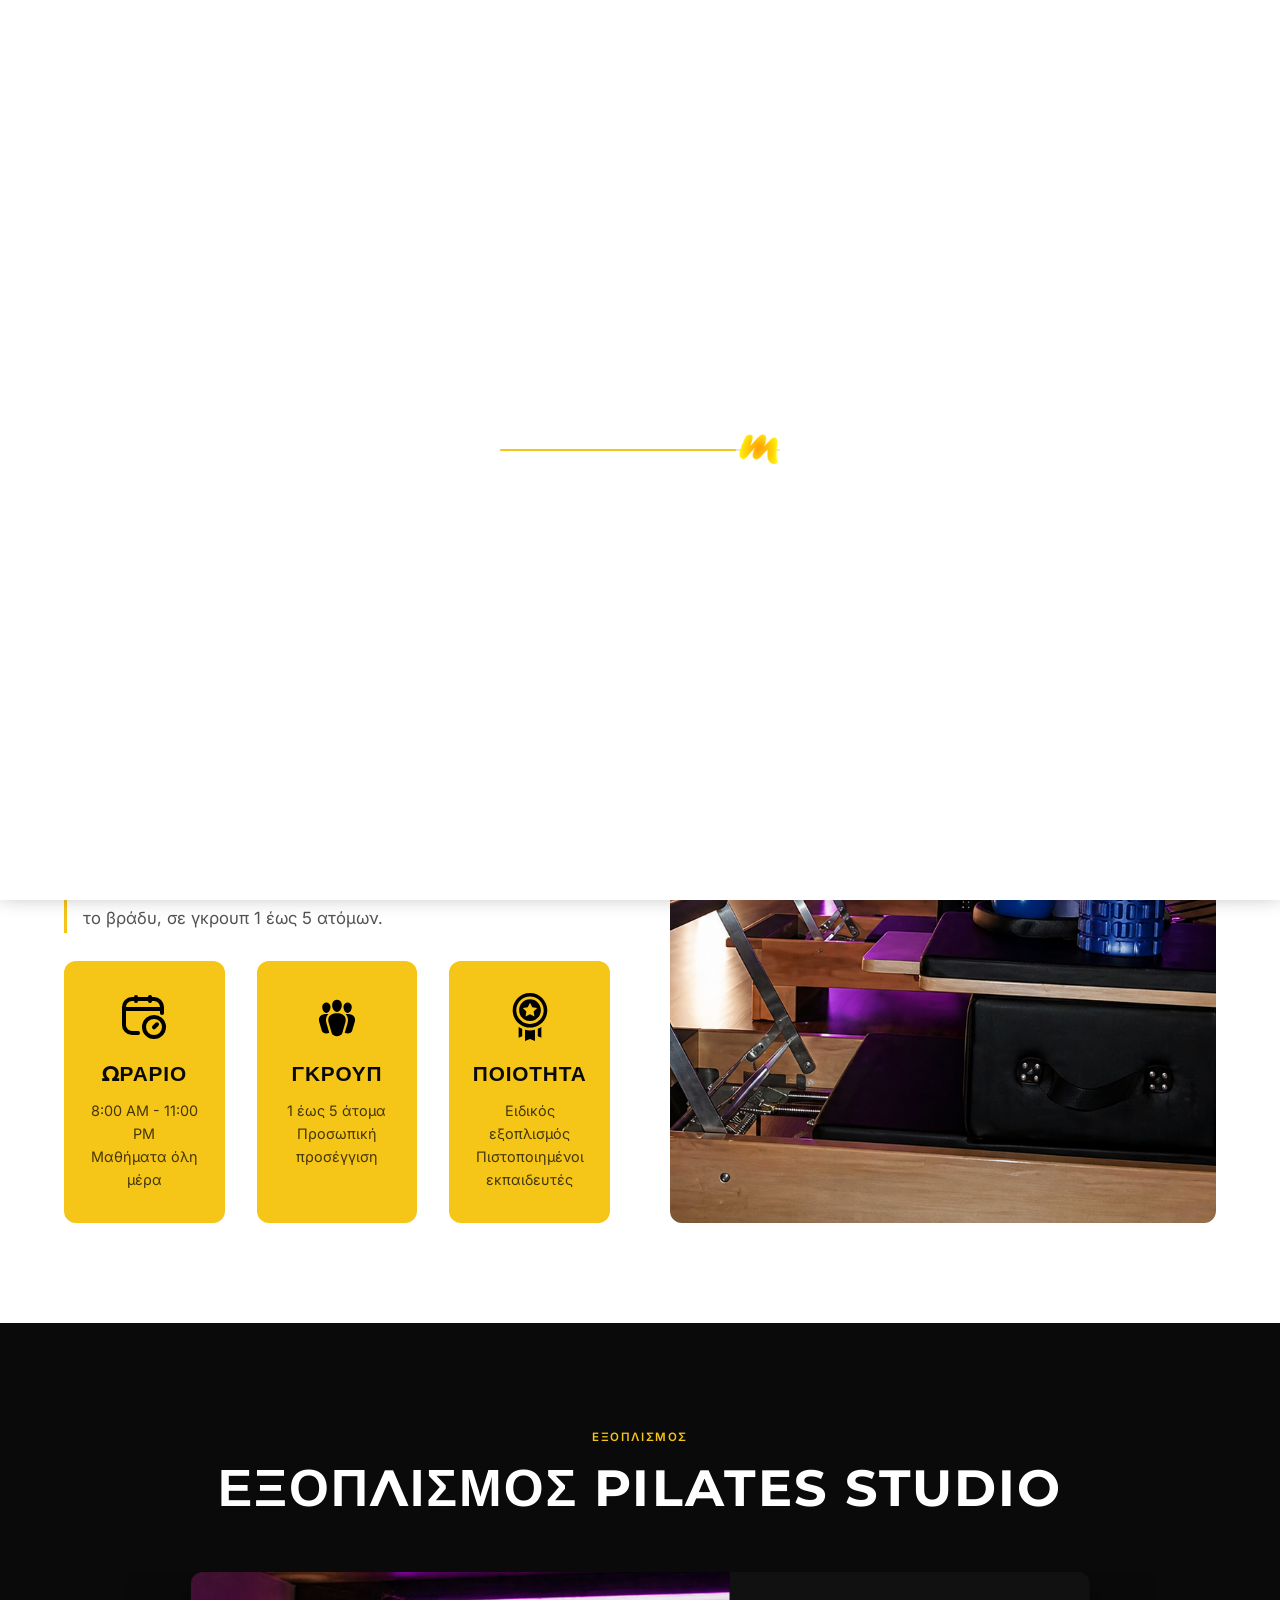
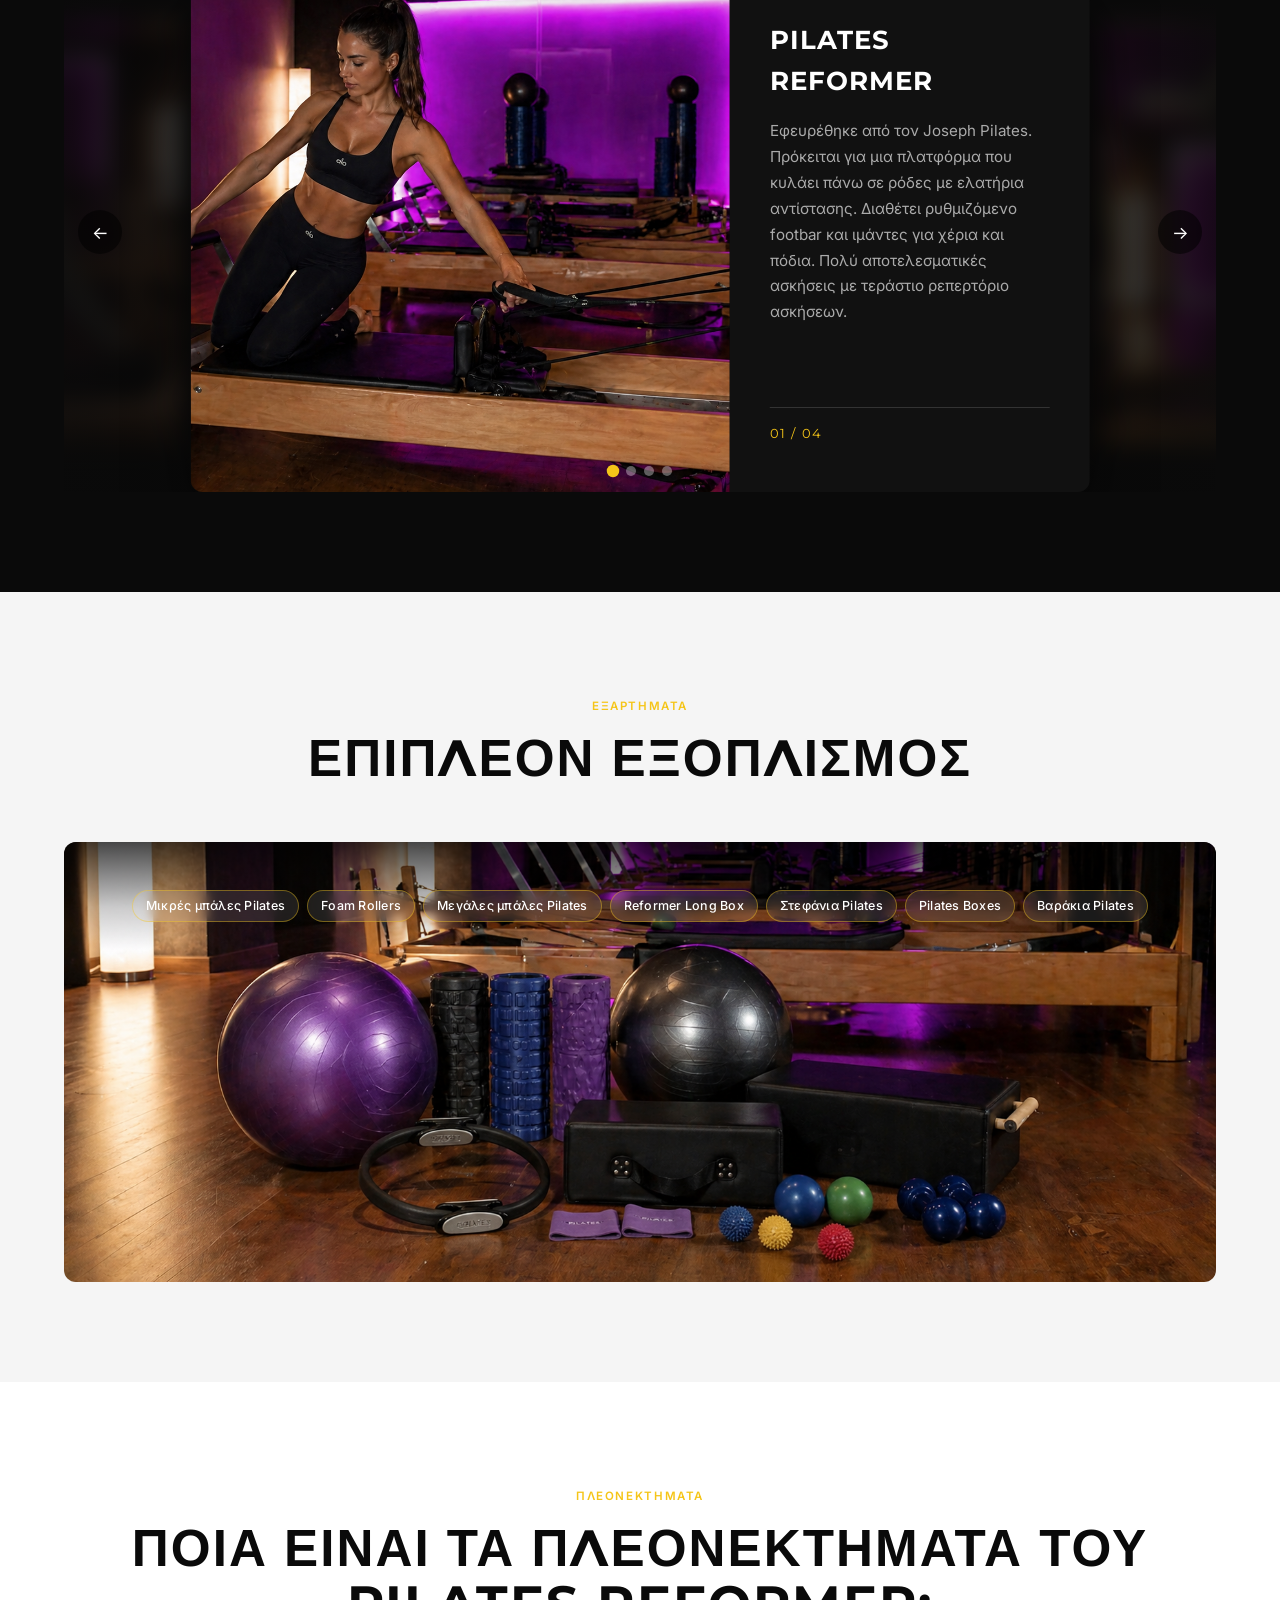
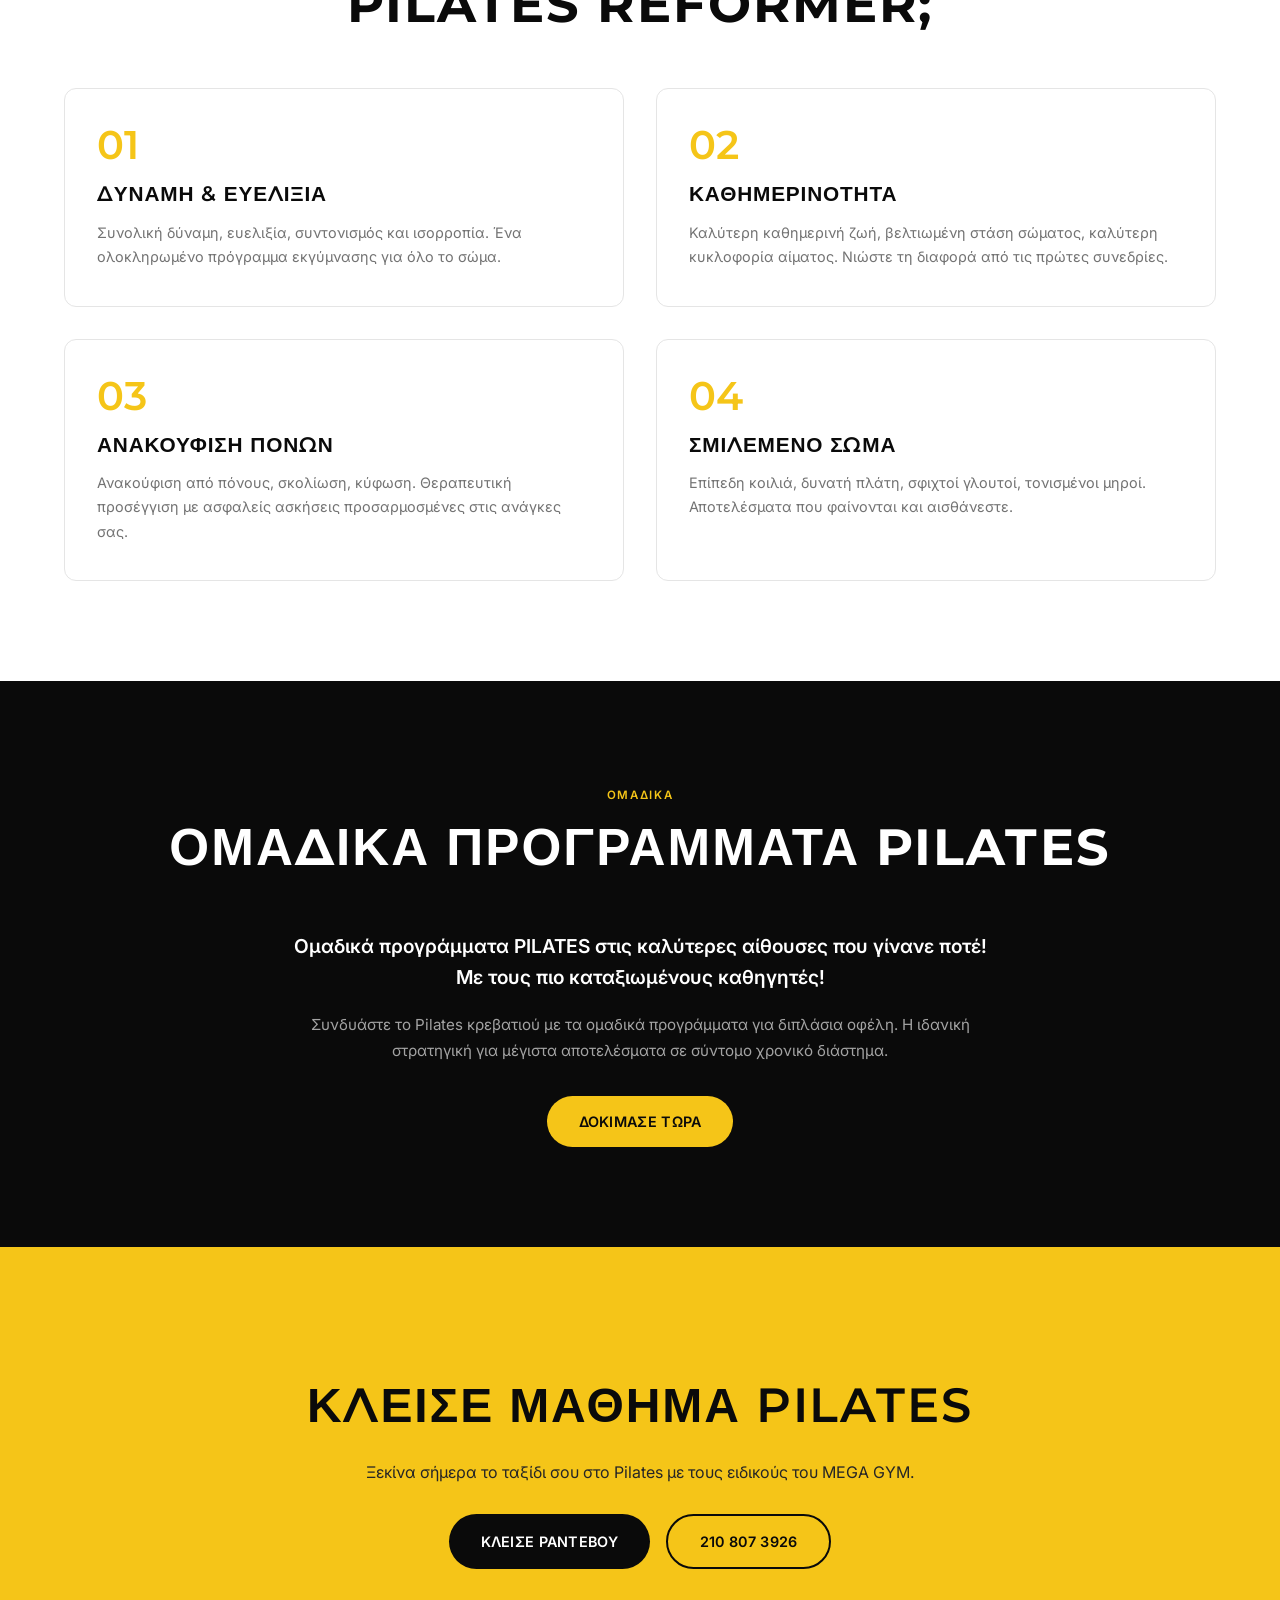
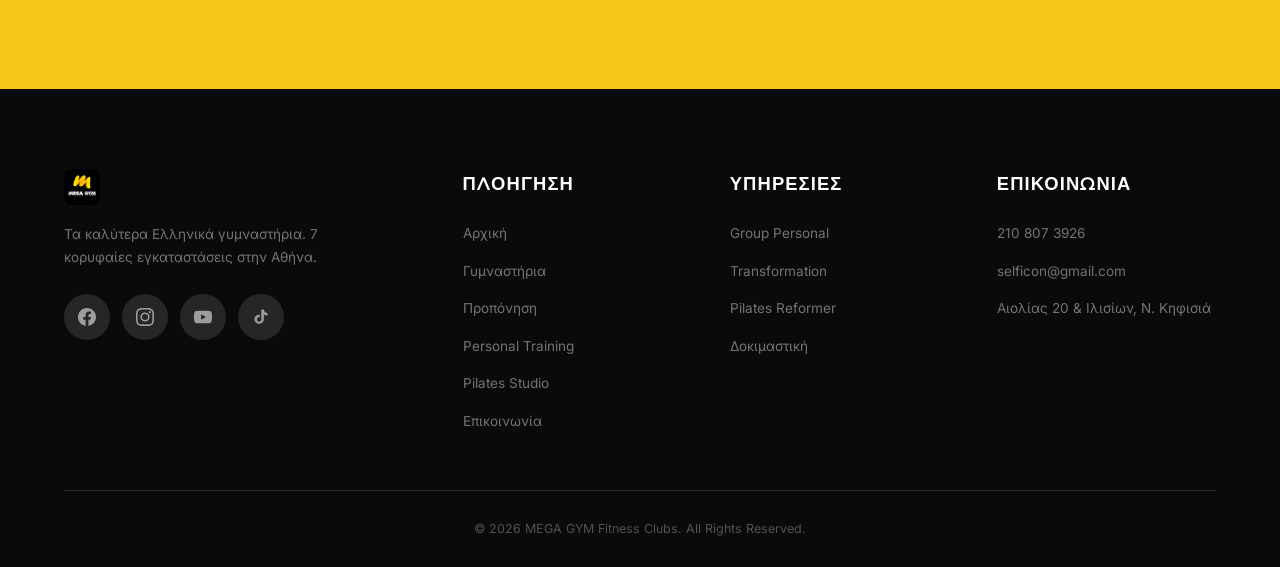
<file: pilates.html>
<!DOCTYPE html>
<html lang="el">
<head>
    <meta charset="UTF-8">
    <link rel="icon" type="image/png" href="assets/MegaGymPhotos/mega-gym-m-transparent.png">
    <meta name="viewport" content="width=device-width, initial-scale=1.0">
    <title>Pilates Studio | MEGA GYM - Body Factory - Transformation Center</title>
    <meta name="description" content="MEGA PILATES - Body Factory - Transformation Center. Τα καλύτερα Pilates Studio στην Αθήνα με Reformer, Cadillac, Combo Chair και Ladder Barrel.">
    <link rel="canonical" href="https://daththeanalyst.github.io/mega-gym-website/pilates.html">
    <meta property="og:type" content="website">
    <meta property="og:site_name" content="MEGA GYM Fitness Clubs">
    <meta property="og:title" content="Pilates Studio | MEGA GYM - Body Factory - Transformation Center">
    <meta property="og:description" content="MEGA PILATES - Body Factory - Transformation Center. Τα καλύτερα Pilates Studio στην Αθήνα με Reformer, Cadillac, Combo Chair και Ladder Barrel.">
    <meta property="og:url" content="https://daththeanalyst.github.io/mega-gym-website/pilates.html">
    <meta property="og:image" content="https://daththeanalyst.github.io/mega-gym-website/assets/MegaGymPhotos/mega-gym-logo.png">
    <meta property="og:locale" content="el_GR">
    <meta property="og:locale:alternate" content="en_US">
    <meta name="twitter:card" content="summary_large_image">
    <meta name="twitter:title" content="Pilates Studio | MEGA GYM - Body Factory - Transformation Center">
    <meta name="twitter:description" content="MEGA PILATES - Body Factory - Transformation Center. Τα καλύτερα Pilates Studio στην Αθήνα με Reformer, Cadillac, Combo Chair και Ladder Barrel.">
    <meta name="twitter:image" content="https://daththeanalyst.github.io/mega-gym-website/assets/MegaGymPhotos/mega-gym-logo.png">
    <link rel="preconnect" href="https://fonts.googleapis.com">
    <link rel="preconnect" href="https://fonts.gstatic.com" crossorigin>
    <link href="https://fonts.googleapis.com/css2?family=Montserrat:wght@400;500;600;700;800;900&family=Inter:wght@300;400;500;600;700;800;900&display=swap" rel="stylesheet">
    <link rel="stylesheet" href="styles.css">
</head>
<body class="page-transition">
    <div class="scroll-progress" id="scrollProgress"></div>

    <!-- Preloader -->
    <div class="preloader" id="preloader">
        <div class="preloader-track">
            <div class="preloader-fill"></div>
            <img src="assets/MegaGymPhotos/mega-gym-m-transparent.png" alt="MEGA GYM" class="preloader-logo-img">
        </div>
    </div>

    <!-- Navigation -->
    <nav class="navbar" id="navbar">
        <div class="nav-container">
            <a href="index.html" class="nav-logo"><img src="assets/MegaGymPhotos/mega-gym-logo.png" alt="MEGA GYM" class="nav-logo-img"></a>
            <ul class="nav-links" id="navLinks">
                <li><a href="index.html" data-i18n="nav-home">Αρχική</a></li>
                <li><a href="gymnastiria.html" data-i18n="nav-gyms">Γυμναστήρια</a></li>
                <li class="nav-dropdown">
                    <a href="#" class="nav-dropdown-toggle" data-i18n="nav-services">Υπηρεσίες <svg width="10" height="10" viewBox="0 0 24 24" fill="none" stroke="currentColor" stroke-width="2.5"><polyline points="6 9 12 15 18 9"/></svg></a>
                    <ul class="nav-dropdown-menu">
                        <li><a href="proponisi.html" data-i18n="nav-training">Προπόνηση</a></li>
                        <li><a href="personal-training.html" data-i18n="nav-pt">Personal Training</a></li>
                        <li><a href="pilates.html" data-i18n="nav-pilates">Pilates Studio</a></li>
                    </ul>
                </li>
                <li><a href="dokimastiki.html" data-i18n="nav-trial">Δοκιμαστική</a></li>
                <li><a href="epikoinonia.html" data-i18n="nav-contact">Επικοινωνία</a></li>
            </ul>
            <div class="nav-right">
                <button class="theme-toggle" id="themeToggle" aria-label="Toggle dark mode"><svg width="18" height="18" viewBox="0 0 24 24" fill="none" stroke="currentColor" stroke-width="2"><path d="M21 12.79A9 9 0 1 1 11.21 3 7 7 0 0 0 21 12.79z"/></svg></button>
                <button class="lang-toggle" id="langToggle" aria-label="Toggle language">EN | <span class="lang-active">GR</span></button>
                <a href="dokimastiki.html" class="nav-cta" data-i18n="nav-cta">Κλείσε Ραντεβού</a>
            </div>
            <button class="nav-toggle" id="navToggle" aria-label="Toggle menu"><span></span><span></span><span></span></button>
        </div>
    </nav>

    <!-- Page Hero -->
    <section class="page-hero page-hero--dark" data-animate="fade-in">
        <div class="container">
            <nav class="breadcrumb" aria-label="Breadcrumb">
                <a href="index.html" data-i18n="gym-page-bc-home">Αρχική</a>
                <span class="breadcrumb-sep">/</span>
                <span data-i18n="pil-bc">Pilates Studio</span>
            </nav>
            <h1 class="page-hero__title" data-i18n="pil-page-title">PILATES STUDIO</h1>
            <p class="page-hero__subtitle" data-i18n="pil-page-sub">Τα καλύτερα Pilates Studio! Που αλλού; Στα MEGA GYM!</p>
        </div>
    </section>

    <!-- Intro Section -->
    <section class="section section--white" data-animate="fade-up">
        <div class="container">
            <div class="pilates-intro-split">
                <div class="pilates-intro-text">
                    <div class="section-header section-header--left">
                        <span class="section-tag" data-i18n="pil-intro-tag">MEGA PILATES</span>
                        <h2 class="section-title" data-i18n="pil-intro-title">Body Factory - Transformation Center</h2>
                    </div>
                    <div class="intro-content">
                        <p class="intro-text" data-i18n="pil-intro-desc">Το PILATES STUDIO αποτελείται από πολύ όμορφες αισθητικά αίθουσες, οι οποίες διαθέτουν ειδικό εξοπλισμό. Τα μαθήματα πραγματοποιούνται όλη μέρα, από τις 8:00 το πρωί έως τις 11:00 το βράδυ, σε γκρουπ 1 έως 5 ατόμων.</p>
                        <div class="intro-highlights">
                            <div class="intro-highlight-item" data-animate="fade-up">
                                <img src="assets/MegaGymPhotos/schedule-icon.svg" class="intro-highlight-icon" alt="Schedule" width="48" height="48">
                                <h3 data-i18n="pil-hi-1-title">Ωράριο</h3>
                                <p data-i18n="pil-hi-1-desc">8:00 AM - 11:00 PM<br>Μαθήματα όλη μέρα</p>
                            </div>
                            <div class="intro-highlight-item" data-animate="fade-up">
                                <img src="assets/MegaGymPhotos/groups-icon.svg" class="intro-highlight-icon" alt="Groups" width="48" height="48">
                                <h3 data-i18n="pil-hi-2-title">Γκρουπ</h3>
                                <p data-i18n="pil-hi-2-desc">1 έως 5 άτομα<br>Προσωπική προσέγγιση</p>
                            </div>
                            <div class="intro-highlight-item" data-animate="fade-up">
                                <img src="assets/MegaGymPhotos/quality-icon.svg" class="intro-highlight-icon" alt="Quality" width="48" height="48">
                                <h3 data-i18n="pil-hi-3-title">Ποιότητα</h3>
                                <p data-i18n="pil-hi-3-desc">Ειδικός εξοπλισμός<br>Πιστοποιημένοι εκπαιδευτές</p>
                            </div>
                        </div>
                    </div>
                </div>
                <div class="pilates-intro-image">
                    <img src="assets/MegaGymPhotos/pilates-studio-room.png" alt="Pilates Studio" loading="lazy">
                </div>
            </div>
        </div>
    </section>

    <!-- Equipment Slideshow -->
    <section class="section section--dark" data-animate="fade-up">
        <div class="container">
            <div class="section-header">
                <span class="section-tag" data-i18n="pil-equip-tag">ΕΞΟΠΛΙΣΜΟΣ</span>
                <h2 class="section-title" data-i18n="pil-equip-title">Εξοπλισμός Pilates Studio</h2>
            </div>
            <div class="equipment-slideshow">
                <!-- Slide 1: Reformer -->
                <div class="equip-slide active">
                    <div class="equip-slide__img">
                        <img src="assets/MegaGymPhotos/pilates-reformer.png" alt="Pilates Reformer" loading="lazy">
                    </div>
                    <div class="equip-slide__content">
                        <!-- icon hidden per design feedback (Dimitris) — kept in source for possible reuse
                        <div class="equip-slide__icon">
                            <svg xmlns="http://www.w3.org/2000/svg" viewBox="0 0 64 64" width="56" height="56"><rect x="8" y="24" width="48" height="8" rx="2" fill="#F5C518"/><rect x="4" y="32" width="8" height="12" rx="2" fill="#F5C518"/><rect x="52" y="32" width="8" height="12" rx="2" fill="#F5C518"/><line x1="16" y1="28" x2="48" y2="28" stroke="#fff" stroke-width="2"/></svg>
                        </div>
                        -->
                        <h3 class="equip-slide__title" data-i18n="pilates-reformer-title">Pilates Reformer</h3>
                        <p class="equip-slide__text" data-i18n="pil-reformer-desc">Εφευρέθηκε από τον Joseph Pilates. Πρόκειται για μια πλατφόρμα που κυλάει πάνω σε ρόδες με ελατήρια αντίστασης. Διαθέτει ρυθμιζόμενο footbar και ιμάντες για χέρια και πόδια. Πολύ αποτελεσματικές ασκήσεις με τεράστιο ρεπερτόριο ασκήσεων.</p>
                        <div class="equip-slide__counter">01 / 04</div>
                    </div>
                </div>
                <!-- Slide 2: Cadillac -->
                <div class="equip-slide">
                    <div class="equip-slide__img">
                        <img src="assets/MegaGymPhotos/pilates-cadillac.png" alt="Pilates Cadillac" loading="lazy">
                    </div>
                    <div class="equip-slide__content">
                        <!-- icon hidden per design feedback (Dimitris) — kept in source for possible reuse
                        <div class="equip-slide__icon">
                            <svg xmlns="http://www.w3.org/2000/svg" viewBox="0 0 64 64" width="56" height="56"><rect x="8" y="20" width="48" height="8" rx="2" fill="#F5C518"/><rect x="4" y="8" width="4" height="36" rx="1" fill="#F5C518"/><rect x="56" y="8" width="4" height="36" rx="1" fill="#F5C518"/><line x1="4" y1="8" x2="60" y2="8" stroke="#F5C518" stroke-width="3"/><rect x="4" y="28" width="8" height="12" rx="2" fill="#fff"/><rect x="52" y="28" width="8" height="12" rx="2" fill="#fff"/></svg>
                        </div>
                        -->
                        <h3 class="equip-slide__title" data-i18n="pilates-cadillac-title">Pilates Reformer Cadillac</h3>
                        <p class="equip-slide__text" data-i18n="pil-cadillac-desc">Παρόμοιο με το Reformer αλλά διαθέτει μεταλλικό πύργο που επιτρέπει ακόμα περισσότερες ασκήσεις ενδυνάμωσης και ευελιξίας. Ένα πλήρες όργανο γυμναστικής για απόλυτα αποτελέσματα.</p>
                        <div class="equip-slide__counter">02 / 04</div>
                    </div>
                </div>
                <!-- Slide 3: Combo Chair -->
                <div class="equip-slide">
                    <div class="equip-slide__img">
                        <img src="assets/MegaGymPhotos/pilates-combo-chair.png" alt="Combo Chair" loading="lazy">
                    </div>
                    <div class="equip-slide__content">
                        <!-- icon hidden per design feedback (Dimitris) — kept in source for possible reuse
                        <div class="equip-slide__icon">
                            <svg xmlns="http://www.w3.org/2000/svg" viewBox="0 0 64 64" width="56" height="56"><rect x="12" y="28" width="40" height="20" rx="4" fill="#F5C518"/><rect x="16" y="16" width="32" height="12" rx="2" fill="#fff"/><circle cx="20" cy="52" r="4" fill="#F5C518"/><circle cx="44" cy="52" r="4" fill="#F5C518"/></svg>
                        </div>
                        -->
                        <h3 class="equip-slide__title" data-i18n="pilates-chair-title">Combo Chair</h3>
                        <p class="equip-slide__text" data-i18n="pil-chair-desc">Μια εκπληκτική καρέκλα Pilates που συμπληρώνει τις ασκήσεις κρεβατιού. Ιδανική για ασκήσεις ισορροπίας, ενδυνάμωσης και σταθεροποίησης. Απαραίτητο εργαλείο κάθε studio.</p>
                        <div class="equip-slide__counter">03 / 04</div>
                    </div>
                </div>
                <!-- Slide 4: Ladder Barrel -->
                <div class="equip-slide">
                    <div class="equip-slide__img">
                        <img src="assets/MegaGymPhotos/pilates-ladder-barrel.png" alt="Ladder Barrel" loading="lazy">
                    </div>
                    <div class="equip-slide__content">
                        <!-- icon hidden per design feedback (Dimitris) — kept in source for possible reuse
                        <div class="equip-slide__icon">
                            <svg xmlns="http://www.w3.org/2000/svg" viewBox="0 0 64 64" width="56" height="56"><path d="M16 48 Q32 8 48 48" fill="none" stroke="#F5C518" stroke-width="4"/><line x1="8" y1="48" x2="8" y2="12" stroke="#F5C518" stroke-width="3"/><line x1="4" y1="16" x2="12" y2="16" stroke="#fff" stroke-width="2"/><line x1="4" y1="24" x2="12" y2="24" stroke="#fff" stroke-width="2"/><line x1="4" y1="32" x2="12" y2="32" stroke="#fff" stroke-width="2"/><line x1="4" y1="40" x2="12" y2="40" stroke="#fff" stroke-width="2"/></svg>
                        </div>
                        -->
                        <h3 class="equip-slide__title" data-i18n="pilates-barrel-title">Ladder Barrel</h3>
                        <p class="equip-slide__text" data-i18n="pil-barrel-desc">Ένα ακόμα πολύτιμο εργαλείο Pilates. Ασκήσεις ακόμα πιο κοντά στις ανάγκες κάθε ατόμου ξεχωριστά. Ιδανικό για stretching, ενδυνάμωση πυρήνα και βελτίωση ευελιξίας.</p>
                        <div class="equip-slide__counter">04 / 04</div>
                    </div>
                </div>
                <!-- Controls -->
                <button class="equip-prev" aria-label="Previous">&#8592;</button>
                <button class="equip-next" aria-label="Next">&#8594;</button>
                <div class="equip-dots">
                    <button class="equip-dot active" aria-label="Slide 1"></button>
                    <button class="equip-dot" aria-label="Slide 2"></button>
                    <button class="equip-dot" aria-label="Slide 3"></button>
                    <button class="equip-dot" aria-label="Slide 4"></button>
                </div>
            </div>
        </div>
    </section>

    <!-- Additional Equipment -->
    <section class="section section--gray" data-animate="fade-up">
        <div class="container">
            <div class="section-header">
                <span class="section-tag" data-i18n="pil-acc-tag">ΕΞΑΡΤΗΜΑΤΑ</span>
                <h2 class="section-title" data-i18n="pil-acc-title">Επιπλέον Εξοπλισμός</h2>
            </div>
            <div class="accessories-showcase">
                <img src="assets/MegaGymPhotos/pilates-accessories.png" alt="Pilates Accessories" class="accessories-showcase__img" loading="lazy">
                <div class="accessories-showcase__overlay">
                    <div class="accessories-pills">
                        <span class="acc-pill" data-i18n="pil-acc-1">Μικρές μπάλες Pilates</span>
                        <span class="acc-pill" data-i18n="pil-acc-2">Foam Rollers</span>
                        <span class="acc-pill" data-i18n="pil-acc-3">Μεγάλες μπάλες Pilates</span>
                        <span class="acc-pill" data-i18n="pil-acc-4">Reformer Long Box</span>
                        <span class="acc-pill" data-i18n="pil-acc-5">Στεφάνια Pilates</span>
                        <span class="acc-pill" data-i18n="pil-acc-6">Pilates Boxes</span>
                        <span class="acc-pill" data-i18n="pil-acc-7">Βαράκια Pilates</span>
                    </div>
                </div>
            </div>
        </div>
    </section>

    <!-- Benefits Section -->
    <section class="section section--white" data-animate="fade-up">
        <div class="container">
            <div class="section-header">
                <span class="section-tag" data-i18n="pil-ben-tag">ΠΛΕΟΝΕΚΤΗΜΑΤΑ</span>
                <h2 class="section-title" data-i18n="pil-ben-title">Ποιά είναι τα πλεονεκτήματα του Pilates Reformer;</h2>
            </div>
            <div class="benefits-grid">
                <div class="benefit-card" data-animate="fade-up">
                    <div class="benefit-card__number">01</div>
                    <h3 class="benefit-card__title" data-i18n="pil-ben-1-title">Δύναμη &amp; Ευελιξία</h3>
                    <p class="benefit-card__text" data-i18n="pil-ben-1-desc">Συνολική δύναμη, ευελιξία, συντονισμός και ισορροπία. Ένα ολοκληρωμένο πρόγραμμα εκγύμνασης για όλο το σώμα.</p>
                </div>
                <div class="benefit-card" data-animate="fade-up">
                    <div class="benefit-card__number">02</div>
                    <h3 class="benefit-card__title" data-i18n="pil-ben-2-title">Καθημερινότητα</h3>
                    <p class="benefit-card__text" data-i18n="pil-ben-2-desc">Καλύτερη καθημερινή ζωή, βελτιωμένη στάση σώματος, καλύτερη κυκλοφορία αίματος. Νιώστε τη διαφορά από τις πρώτες συνεδρίες.</p>
                </div>
                <div class="benefit-card" data-animate="fade-up">
                    <div class="benefit-card__number">03</div>
                    <h3 class="benefit-card__title" data-i18n="pil-ben-3-title">Ανακούφιση Πόνων</h3>
                    <p class="benefit-card__text" data-i18n="pil-ben-3-desc">Ανακούφιση από πόνους, σκολίωση, κύφωση. Θεραπευτική προσέγγιση με ασφαλείς ασκήσεις προσαρμοσμένες στις ανάγκες σας.</p>
                </div>
                <div class="benefit-card" data-animate="fade-up">
                    <div class="benefit-card__number">04</div>
                    <h3 class="benefit-card__title" data-i18n="pil-ben-4-title">Σμιλεμένο Σώμα</h3>
                    <p class="benefit-card__text" data-i18n="pil-ben-4-desc">Επίπεδη κοιλιά, δυνατή πλάτη, σφιχτοί γλουτοί, τονισμένοι μηροί. Αποτελέσματα που φαίνονται και αισθάνεστε.</p>
                </div>
            </div>
        </div>
    </section>

    <!-- Group Pilates -->
    <section class="section section--dark" data-animate="fade-up">
        <div class="container">
            <div class="section-header section-header--light">
                <span class="section-tag section-tag--yellow" data-i18n="pil-group-tag">ΟΜΑΔΙΚΑ</span>
                <h2 class="section-title" data-i18n="pil-group-title">Ομαδικά Προγράμματα Pilates</h2>
            </div>
            <div class="group-pilates-content">
                <p class="group-pilates-lead" data-i18n="pil-group-p1">Ομαδικά προγράμματα PILATES στις καλύτερες αίθουσες που γίνανε ποτέ! Με τους πιο καταξιωμένους καθηγητές!</p>
                <p class="group-pilates-text" data-i18n="pil-group-p2">Συνδυάστε το Pilates κρεβατιού με τα ομαδικά προγράμματα για διπλάσια οφέλη. Η ιδανική στρατηγική για μέγιστα αποτελέσματα σε σύντομο χρονικό διάστημα.</p>
                <a href="dokimastiki.html" class="btn btn-yellow" data-i18n="pil-group-cta">Δοκίμασε Τώρα</a>
            </div>
        </div>
    </section>

    <!-- CTA Section -->
    <section class="section section--yellow" data-animate="fade-up">
        <div class="container cta-container">
            <h2 class="cta-title" data-i18n="pil-cta-title">Κλείσε Μάθημα Pilates</h2>
            <p class="cta-text" data-i18n="pil-cta-desc">Ξεκίνα σήμερα το ταξίδι σου στο Pilates με τους ειδικούς του MEGA GYM.</p>
            <div class="cta-buttons">
                <a href="dokimastiki.html" class="btn btn-dark" data-i18n="pil-cta-book">Κλείσε Ραντεβού</a>
                <a href="tel:+302108073926" class="btn btn-dark-outline" data-i18n="pilates-cta-phone">210 807 3926</a>
            </div>
        </div>
    </section>

    <!-- Footer -->
    <footer class="footer">
        <div class="container">
            <div class="footer-top">
                <div class="footer-brand">
                    <img src="assets/MegaGymPhotos/mega-gym-logo.png" alt="MEGA GYM" class="footer-logo-img">
                    <p data-i18n="footer-desc">Τα καλύτερα Ελληνικά γυμναστήρια. 7 κορυφαίες εγκαταστάσεις στην Αθήνα.</p>
                    <div class="social-row">
                        <a href="https://www.facebook.com/MEGAGYMFITNESSCLUBS/" target="_blank" rel="noopener" class="social-btn" aria-label="Facebook"><svg width="18" height="18" viewBox="0 0 24 24" fill="currentColor"><path d="M24 12.073c0-6.627-5.373-12-12-12s-12 5.373-12 12c0 5.99 4.388 10.954 10.125 11.854v-8.385H7.078v-3.47h3.047V9.43c0-3.007 1.792-4.669 4.533-4.669 1.312 0 2.686.235 2.686.235v2.953H15.83c-1.491 0-1.956.925-1.956 1.874v2.25h3.328l-.532 3.47h-2.796v8.385C19.612 23.027 24 18.062 24 12.073z"/></svg></a>
                        <a href="https://www.instagram.com/megagym__official" target="_blank" rel="noopener" class="social-btn" aria-label="Instagram"><svg width="18" height="18" viewBox="0 0 24 24" fill="currentColor"><path d="M12 2.163c3.204 0 3.584.012 4.85.07 3.252.148 4.771 1.691 4.919 4.919.058 1.265.069 1.645.069 4.849 0 3.205-.012 3.584-.069 4.849-.149 3.225-1.664 4.771-4.919 4.919-1.266.058-1.644.07-4.85.07-3.204 0-3.584-.012-4.849-.07-3.26-.149-4.771-1.699-4.919-4.92-.058-1.265-.07-1.644-.07-4.849 0-3.204.013-3.583.07-4.849.149-3.227 1.664-4.771 4.919-4.919 1.266-.057 1.645-.069 4.849-.069zM12 0C8.741 0 8.333.014 7.053.072 2.695.272.273 2.69.073 7.052.014 8.333 0 8.741 0 12c0 3.259.014 3.668.072 4.948.2 4.358 2.618 6.78 6.98 6.98C8.333 23.986 8.741 24 12 24c3.259 0 3.668-.014 4.948-.072 4.354-.2 6.782-2.618 6.979-6.98.059-1.28.073-1.689.073-4.948 0-3.259-.014-3.667-.072-4.947-.196-4.354-2.617-6.78-6.979-6.98C15.668.014 15.259 0 12 0zm0 5.838a6.162 6.162 0 100 12.324 6.162 6.162 0 000-12.324zM12 16a4 4 0 110-8 4 4 0 010 8zm6.406-11.845a1.44 1.44 0 100 2.881 1.44 1.44 0 000-2.881z"/></svg></a>
                        <a href="https://www.youtube.com/user/launmaster1/videos" target="_blank" rel="noopener" class="social-btn" aria-label="YouTube"><svg width="18" height="18" viewBox="0 0 24 24" fill="currentColor"><path d="M23.498 6.186a3.016 3.016 0 0 0-2.122-2.136C19.505 3.545 12 3.545 12 3.545s-7.505 0-9.377.505A3.017 3.017 0 0 0 .502 6.186C0 8.07 0 12 0 12s0 3.93.502 5.814a3.016 3.016 0 0 0 2.122 2.136c1.871.505 9.376.505 9.376.505s7.505 0 9.377-.505a3.015 3.015 0 0 0 2.122-2.136C24 15.93 24 12 24 12s0-3.93-.502-5.814zM9.545 15.568V8.432L15.818 12l-6.273 3.568z"/></svg></a>
                        <a href="https://www.tiktok.com/@megagymofficial" target="_blank" rel="noopener" class="social-btn" aria-label="TikTok"><svg width="18" height="18" viewBox="0 0 24 24" fill="currentColor"><path d="M19.59 6.69a4.83 4.83 0 0 1-3.77-4.25V2h-3.45v13.67a2.89 2.89 0 0 1-2.88 2.5 2.89 2.89 0 0 1-2.89-2.89 2.89 2.89 0 0 1 2.89-2.89c.28 0 .54.04.79.1v-3.51a6.37 6.37 0 0 0-.79-.05A6.34 6.34 0 0 0 3.15 15a6.34 6.34 0 0 0 6.34 6.34 6.34 6.34 0 0 0 6.34-6.34V8.73a8.19 8.19 0 0 0 4.76 1.52v-3.4a4.85 4.85 0 0 1-1-.16z"/></svg></a>
                    </div>
                </div>
                <div class="footer-col"><h4 data-i18n="footer-nav">Πλοήγηση</h4><ul><li><a href="index.html" data-i18n="nav-home">Αρχική</a></li><li><a href="gymnastiria.html" data-i18n="nav-gyms">Γυμναστήρια</a></li><li><a href="proponisi.html" data-i18n="nav-training">Προπόνηση</a></li><li><a href="personal-training.html" data-i18n="nav-pt">Personal Training</a></li><li><a href="pilates.html" data-i18n="nav-pilates">Pilates Studio</a></li><li><a href="epikoinonia.html" data-i18n="nav-contact">Επικοινωνία</a></li></ul></div>
                <div class="footer-col"><h4 data-i18n="footer-programs">Υπηρεσίες</h4><ul><li><a href="proponisi.html" data-i18n="nav-training">Group Personal</a></li><li><a href="personal-training.html" data-i18n="nav-pt">Transformation</a></li><li><a href="pilates.html" data-i18n="nav-pilates">Pilates Reformer</a></li><li><a href="dokimastiki.html" data-i18n="nav-trial">Δοκιμαστική</a></li></ul></div>
                <div class="footer-col"><h4 data-i18n="footer-contact">Επικοινωνία</h4><ul><li><a href="tel:+302108073926">210 807 3926</a></li><li><a href="mailto:selficon@gmail.com">selficon@gmail.com</a></li><li><span>Αιολίας 20 & Ιλισίων, Ν. Κηφισιά</span></li></ul></div>
            </div>
            <div class="footer-bottom"><p>&copy; 2026 MEGA GYM Fitness Clubs. All Rights Reserved.</p></div>
        </div>
    </footer>

    <!-- Sticky Mobile CTA -->
    <div class="sticky-cta" id="stickyCta">
        <a href="dokimastiki.html"><svg width="18" height="18" viewBox="0 0 24 24" fill="none" stroke="currentColor" stroke-width="2.5"><path d="M22 16.92v3a2 2 0 0 1-2.18 2 19.79 19.79 0 0 1-8.63-3.07 19.5 19.5 0 0 1-6-6 19.79 19.79 0 0 1-3.07-8.67A2 2 0 0 1 4.11 2h3a2 2 0 0 1 2 1.72"/></svg> <span data-i18n="nav-cta">Κλείσε Ραντεβού</span></a>
        <a href="tel:+302108073926" class="sticky-cta-phone">210 807 3926</a>
    </div>

    <!-- Floating Action Button -->
    <div class="fab-container" id="fabContainer">
        <button class="fab-toggle" id="fabToggle" aria-label="Menu">
            <svg width="24" height="24" viewBox="0 0 24 24" fill="none" stroke="currentColor" stroke-width="2.5" stroke-linecap="round"><line x1="12" y1="5" x2="12" y2="19"/><line x1="5" y1="12" x2="19" y2="12"/></svg>
        </button>
        <div class="fab-actions">
            <a href="https://wa.me/302108073926" target="_blank" rel="noopener" class="fab-action fab-action-whatsapp" aria-label="WhatsApp">
                <span class="fab-action-label">WhatsApp</span>
                <svg width="22" height="22" viewBox="0 0 24 24" fill="#fff"><path d="M17.472 14.382c-.297-.149-1.758-.867-2.03-.967-.273-.099-.471-.148-.67.15-.197.297-.767.966-.94 1.164-.173.199-.347.223-.644.075-.297-.15-1.255-.463-2.39-1.475-.883-.788-1.48-1.761-1.653-2.059-.173-.297-.018-.458.13-.606.134-.133.298-.347.446-.52.149-.174.198-.298.298-.497.099-.198.05-.371-.025-.52-.075-.149-.669-1.612-.916-2.207-.242-.579-.487-.5-.669-.51-.173-.008-.371-.01-.57-.01-.198 0-.52.074-.792.372-.272.297-1.04 1.016-1.04 2.479 0 1.462 1.065 2.875 1.213 3.074.149.198 2.096 3.2 5.077 4.487.709.306 1.262.489 1.694.625.712.227 1.36.195 1.871.118.571-.085 1.758-.719 2.006-1.413.248-.694.248-1.289.173-1.413-.074-.124-.272-.198-.57-.347m-5.421 7.403h-.004a9.87 9.87 0 01-5.031-1.378l-.361-.214-3.741.982.998-3.648-.235-.374a9.86 9.86 0 01-1.51-5.26c.001-5.45 4.436-9.884 9.888-9.884 2.64 0 5.122 1.03 6.988 2.898a9.825 9.825 0 012.893 6.994c-.003 5.45-4.437 9.884-9.885 9.884m8.413-18.297A11.815 11.815 0 0012.05 0C5.495 0 .16 5.335.157 11.892c0 2.096.547 4.142 1.588 5.945L.057 24l6.305-1.654a11.882 11.882 0 005.683 1.448h.005c6.554 0 11.89-5.335 11.893-11.893a11.821 11.821 0 00-3.48-8.413z"/></svg>
            </a>
            <button class="fab-action fab-action-chat" id="fabChat" aria-label="AI Chat">
                <span class="fab-action-label">AI Chat — Coming Soon</span>
                <svg width="20" height="20" viewBox="0 0 24 24" fill="none" stroke="#F5C518" stroke-width="2"><path d="M21 15a2 2 0 0 1-2 2H7l-4 4V5a2 2 0 0 1 2-2h14a2 2 0 0 1 2 2z"/></svg>
            </button>
            <button class="fab-action fab-action-top" id="fabTop" aria-label="Back to top">
                <span class="fab-action-label">Back to Top</span>
                <svg width="18" height="18" viewBox="0 0 24 24" fill="none" stroke="currentColor" stroke-width="2.5"><polyline points="18 15 12 9 6 15"/></svg>
            </button>
        </div>
    </div>

    <!-- Cookie consent -->
    <div class="cookie-banner" id="cookieBanner">
        <p data-i18n="cookie-text">Χρησιμοποιούμε cookies για τη βελτίωση της εμπειρίας σας. Συνεχίζοντας, αποδέχεστε τη χρήση τους.</p>
        <button class="cookie-banner-btn" id="cookieAccept" data-i18n="cookie-accept">Αποδοχή</button>
    </div>

    <script src="script.js"></script>
    <script>
    (function () {
        const slides = document.querySelectorAll('.equip-slide');
        const dots   = document.querySelectorAll('.equip-dot');
        if (!slides.length) return;
        let current = 0, timer;

        function applyClasses() {
            const prev = (current - 1 + slides.length) % slides.length;
            const next = (current + 1) % slides.length;
            slides.forEach((s, i) => {
                s.classList.toggle('active', i === current);
                s.classList.toggle('is-prev', i === prev);
                s.classList.toggle('is-next', i === next);
            });
            dots.forEach((d, i) => d.classList.toggle('active', i === current));
        }
        function goTo(n) {
            current = (n + slides.length) % slides.length;
            applyClasses();
        }
        function startAuto() { clearInterval(timer); timer = setInterval(() => goTo(current + 1), 7000); }
        function resetAuto()  { startAuto(); }

        applyClasses();  // initial paint with prev/next markers
        document.querySelector('.equip-prev').addEventListener('click', () => { goTo(current - 1); resetAuto(); });
        document.querySelector('.equip-next').addEventListener('click', () => { goTo(current + 1); resetAuto(); });
        dots.forEach((dot, i) => dot.addEventListener('click', () => { goTo(i); resetAuto(); }));
        // Click a peek-card directly to jump to it
        slides.forEach((slide, i) => {
            slide.addEventListener('click', (ev) => {
                if (slide.classList.contains('is-prev')) { goTo(i); resetAuto(); }
                else if (slide.classList.contains('is-next')) { goTo(i); resetAuto(); }
            });
        });

        const ss = document.querySelector('.equipment-slideshow');
        ss.addEventListener('mouseenter', () => clearInterval(timer));
        ss.addEventListener('mouseleave', startAuto);

        // Touch swipe support — drag left = next, drag right = prev (≥40px threshold)
        let touchStartX = 0;
        let touchStartY = 0;
        ss.addEventListener('touchstart', (e) => {
            touchStartX = e.changedTouches[0].clientX;
            touchStartY = e.changedTouches[0].clientY;
            clearInterval(timer);
        }, { passive: true });
        ss.addEventListener('touchend', (e) => {
            const dx = e.changedTouches[0].clientX - touchStartX;
            const dy = e.changedTouches[0].clientY - touchStartY;
            // only treat as swipe if mostly horizontal + over threshold
            if (Math.abs(dx) > 40 && Math.abs(dx) > Math.abs(dy)) {
                if (dx < 0) goTo(current + 1);
                else goTo(current - 1);
            }
            resetAuto();
        }, { passive: true });

        startAuto();
    })();
    </script>
</body>
</html>
</file>
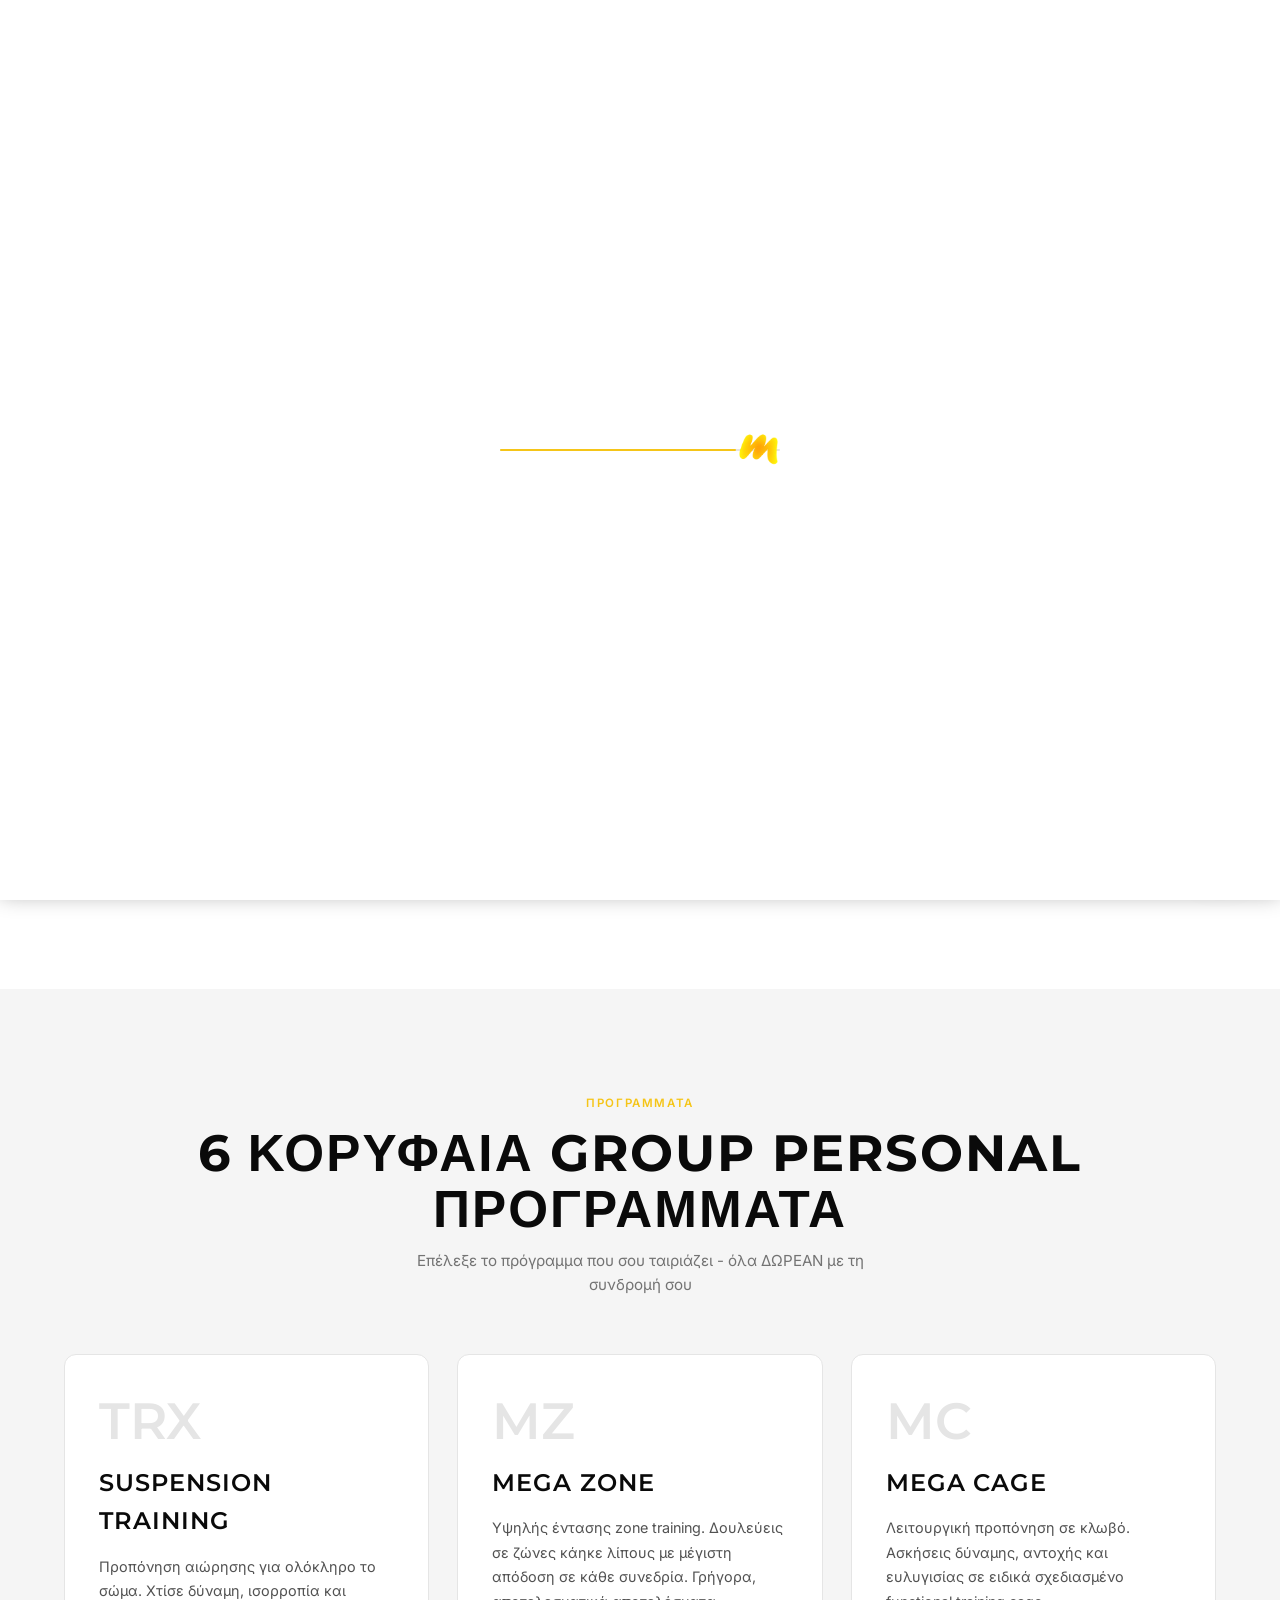
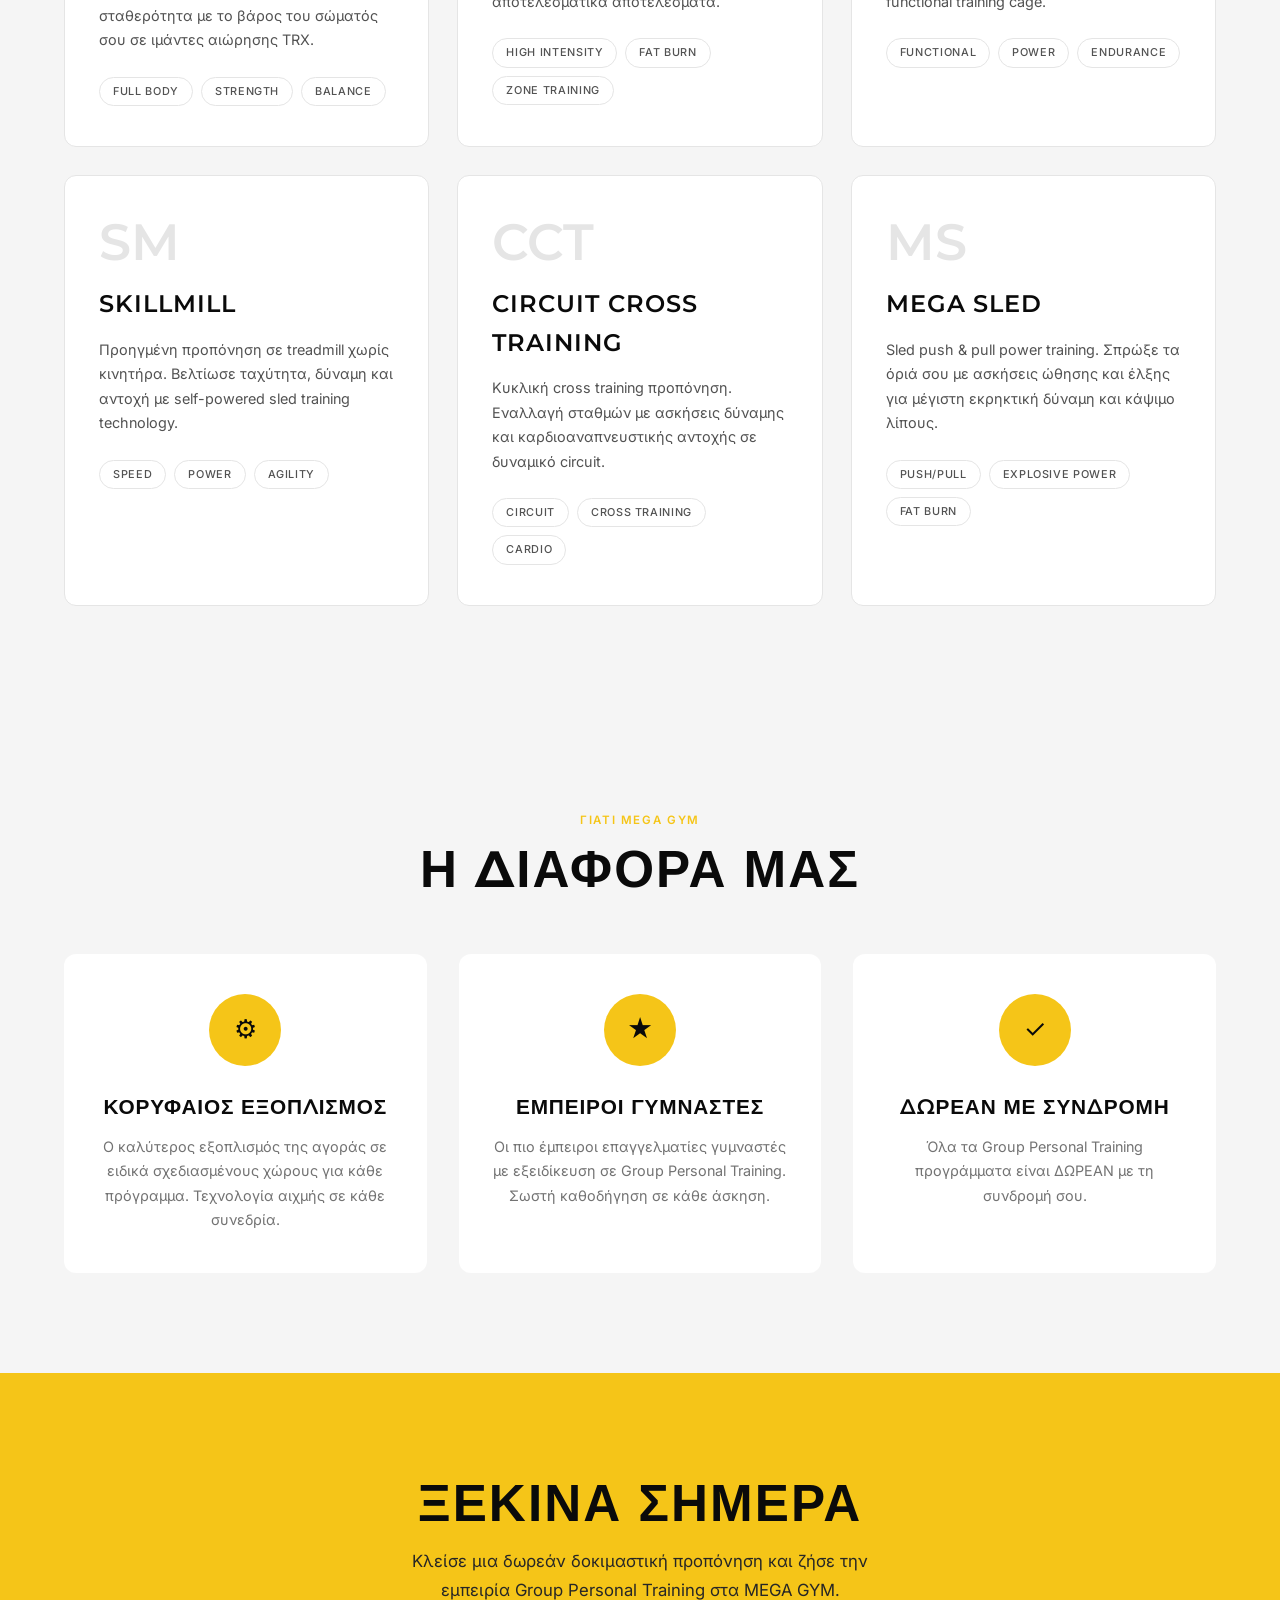
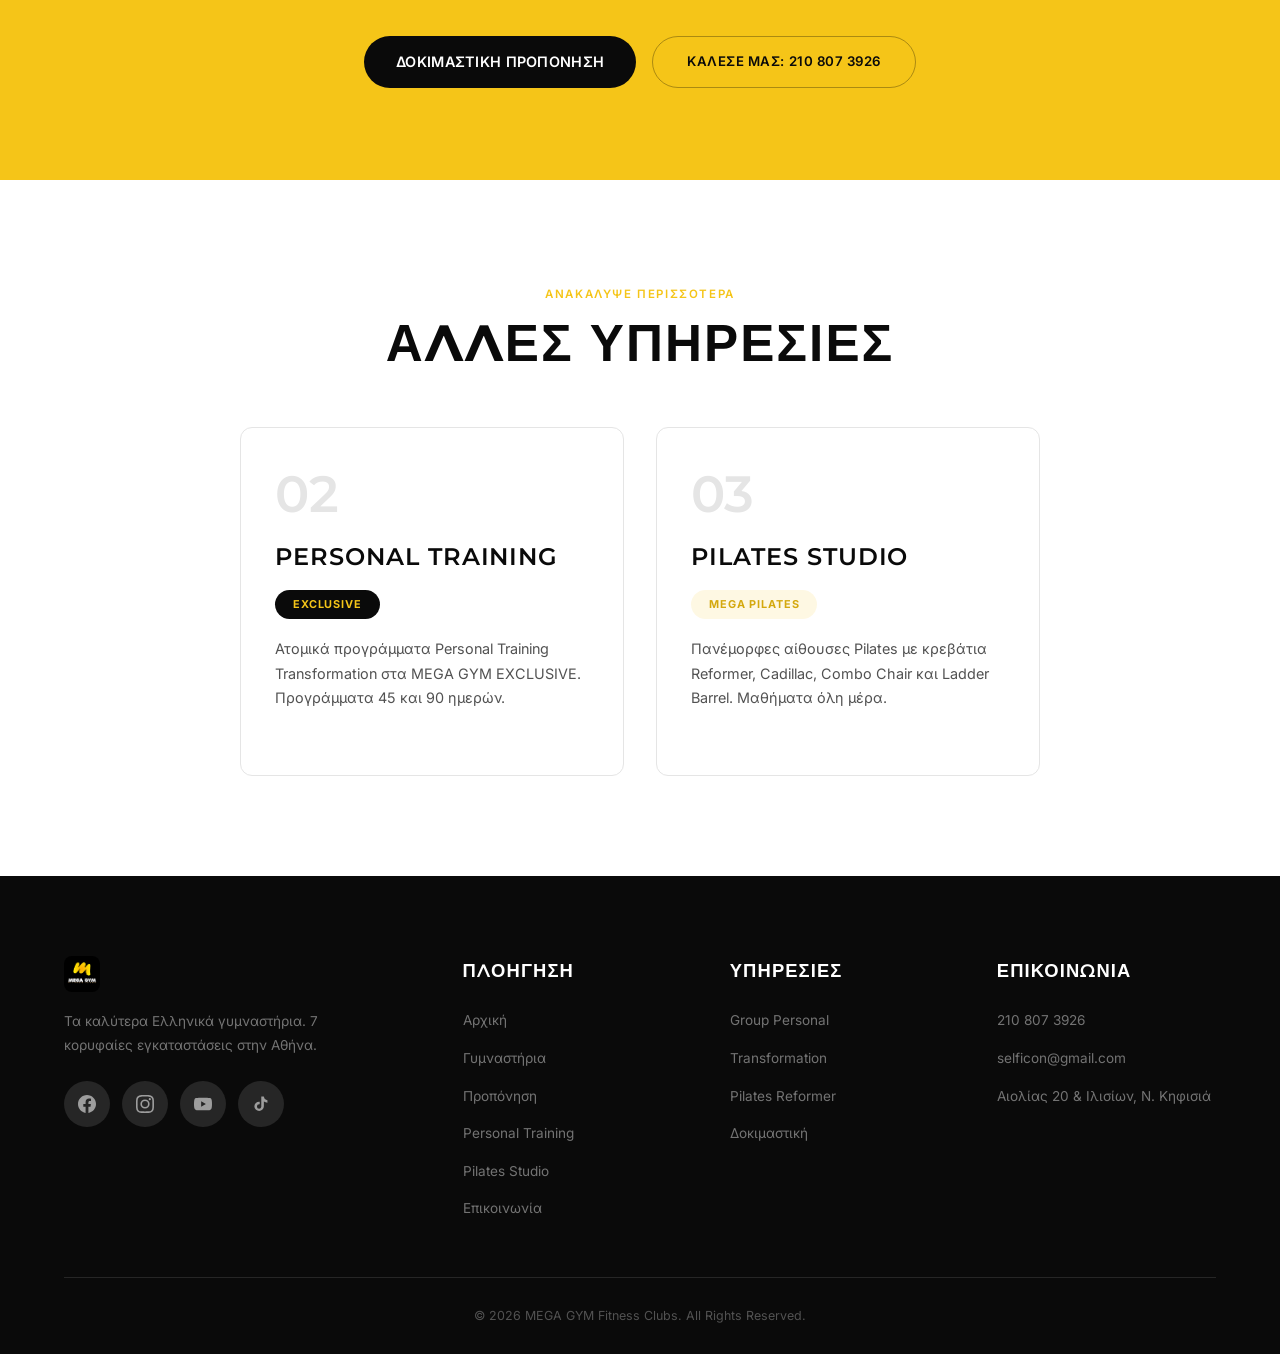
<file: proponisi.html>
<!DOCTYPE html>
<html lang="el">
<head>
    <meta charset="UTF-8">
    <link rel="icon" type="image/png" href="assets/MegaGymPhotos/mega-gym-m-transparent.png">
    <meta name="viewport" content="width=device-width, initial-scale=1.0">
    <title>MEGA GYM | Προπόνηση - Group Personal Training Προγράμματα</title>
    <meta name="description" content="Τα καλύτερα Group Personal Training προγράμματα ΔΩΡΕΑΝ με τη συνδρομή σου στα MEGA GYM. TRX, MEGA ZONE, MEGA CAGE, SKILLMILL, Circuit Cross Training, MEGA SLED.">
    <link rel="canonical" href="https://daththeanalyst.github.io/mega-gym-website/proponisi.html">
    <meta property="og:type" content="website">
    <meta property="og:site_name" content="MEGA GYM Fitness Clubs">
    <meta property="og:title" content="MEGA GYM | Προπόνηση - Group Personal Training Προγράμματα">
    <meta property="og:description" content="Τα καλύτερα Group Personal Training προγράμματα ΔΩΡΕΑΝ με τη συνδρομή σου στα MEGA GYM. TRX, MEGA ZONE, MEGA CAGE, SKILLMILL, Circuit Cross Training, MEGA SLED.">
    <meta property="og:url" content="https://daththeanalyst.github.io/mega-gym-website/proponisi.html">
    <meta property="og:image" content="https://daththeanalyst.github.io/mega-gym-website/assets/MegaGymPhotos/mega-gym-logo.png">
    <meta property="og:locale" content="el_GR">
    <meta property="og:locale:alternate" content="en_US">
    <meta name="twitter:card" content="summary_large_image">
    <meta name="twitter:title" content="MEGA GYM | Προπόνηση - Group Personal Training Προγράμματα">
    <meta name="twitter:description" content="Τα καλύτερα Group Personal Training προγράμματα ΔΩΡΕΑΝ με τη συνδρομή σου στα MEGA GYM. TRX, MEGA ZONE, MEGA CAGE, SKILLMILL, Circuit Cross Training, MEGA SLED.">
    <meta name="twitter:image" content="https://daththeanalyst.github.io/mega-gym-website/assets/MegaGymPhotos/mega-gym-logo.png">
    <link rel="preconnect" href="https://fonts.googleapis.com">
    <link rel="preconnect" href="https://fonts.gstatic.com" crossorigin>
    <link href="https://fonts.googleapis.com/css2?family=Montserrat:wght@400;500;600;700;800;900&family=Inter:wght@300;400;500;600;700;800;900&display=swap" rel="stylesheet">
    <link rel="stylesheet" href="styles.css">
</head>
<body class="page-transition">
    <div class="scroll-progress" id="scrollProgress"></div>

    <!-- Preloader -->
    <div class="preloader" id="preloader">
        <div class="preloader-track">
            <div class="preloader-fill"></div>
            <img src="assets/MegaGymPhotos/mega-gym-m-transparent.png" alt="MEGA GYM" class="preloader-logo-img">
        </div>
    </div>

    <!-- Navigation -->
    <nav class="navbar" id="navbar">
        <div class="nav-container">
            <a href="index.html" class="nav-logo"><img src="assets/MegaGymPhotos/mega-gym-logo.png" alt="MEGA GYM" class="nav-logo-img"></a>
            <ul class="nav-links" id="navLinks">
                <li><a href="index.html" data-i18n="nav-home">Αρχική</a></li>
                <li><a href="gymnastiria.html" data-i18n="nav-gyms">Γυμναστήρια</a></li>
                <li class="nav-dropdown">
                    <a href="#" class="nav-dropdown-toggle" data-i18n="nav-services">Υπηρεσίες <svg width="10" height="10" viewBox="0 0 24 24" fill="none" stroke="currentColor" stroke-width="2.5"><polyline points="6 9 12 15 18 9"/></svg></a>
                    <ul class="nav-dropdown-menu">
                        <li><a href="proponisi.html" data-i18n="nav-training">Προπόνηση</a></li>
                        <li><a href="personal-training.html" data-i18n="nav-pt">Personal Training</a></li>
                        <li><a href="pilates.html" data-i18n="nav-pilates">Pilates Studio</a></li>
                    </ul>
                </li>
                <li><a href="dokimastiki.html" data-i18n="nav-trial">Δοκιμαστική</a></li>
                <li><a href="epikoinonia.html" data-i18n="nav-contact">Επικοινωνία</a></li>
            </ul>
            <div class="nav-right">
                <button class="theme-toggle" id="themeToggle" aria-label="Toggle dark mode"><svg width="18" height="18" viewBox="0 0 24 24" fill="none" stroke="currentColor" stroke-width="2"><path d="M21 12.79A9 9 0 1 1 11.21 3 7 7 0 0 0 21 12.79z"/></svg></button>
                <button class="lang-toggle" id="langToggle" aria-label="Toggle language">EN | <span class="lang-active">GR</span></button>
                <a href="dokimastiki.html" class="nav-cta" data-i18n="nav-cta">Κλείσε Ραντεβού</a>
            </div>
            <button class="nav-toggle" id="navToggle" aria-label="Toggle menu"><span></span><span></span><span></span></button>
        </div>
    </nav>

    <!-- Page Hero -->
    <section class="page-hero page-hero--dark">
        <div class="page-hero-overlay"></div>
        <div class="page-hero-accent"></div>
        <div class="container page-hero__container">
            <nav class="breadcrumb" data-animate="fade-up">
                <a href="index.html" class="breadcrumb-link" data-i18n="gym-page-bc-home">Αρχική</a>
                <span class="breadcrumb-sep">/</span>
                <span class="breadcrumb-current" data-i18n="pro-bc">Προπόνηση</span>
            </nav>
            <h1 class="page-hero-title" data-animate="fade-up" data-delay="100" data-i18n="pro-page-title">ΠΡΟΠΟΝΗΣΗ</h1>
            <p class="page-hero-sub" data-animate="fade-up" data-delay="200" data-i18n="pro-page-sub">Τα καλύτερα Group Personal Training προγράμματα. Μια πρωτοπορία των MEGA GYM.</p>
        </div>
    </section>

    <!-- Intro Section -->
    <section class="section section-white">
        <div class="container">
            <div class="intro-wrap">
                <span class="tag" data-animate="fade-up" data-i18n="pro-intro-tag">Group Personal Training</span>
                <h2 class="section-title" data-animate="fade-up" data-delay="100" data-i18n="pro-intro-title">Δωρεάν Σε Όλα Τα MEGA GYM Fitness Clubs</h2>
                <p class="lead" data-animate="fade-up" data-delay="200" data-i18n="pro-intro-p1">Το Group Personal Training προσφέρεται <strong>ΔΩΡΕΑΝ</strong> σε όλα τα MEGA GYM Fitness Clubs.</p>
                <p class="body-text" data-animate="fade-up" data-delay="300" data-i18n="pro-intro-p2">Τα καλύτερα προγράμματα, στους καλύτερους χώρους, με τον καλύτερο εξοπλισμό και τους πιο έμπειρους γυμναστές. Αυτό είναι η πρωτοπορία MEGA GYM - η κορυφαία εμπειρία γυμναστικής χωρίς επιπλέον κόστος.</p>
            </div>
        </div>
    </section>

    <!-- Programs Grid -->
    <section class="section section-gray">
        <div class="container">
            <div class="section-header center" data-animate="fade-up">
                <span class="tag" data-i18n="pro-programs-tag">Προγράμματα</span>
                <h2 class="section-title" data-i18n="pro-programs-title">6 Κορυφαία Group Personal Προγράμματα</h2>
                <p class="section-desc" data-i18n="pro-programs-sub">Επέλεξε το πρόγραμμα που σου ταιριάζει - όλα ΔΩΡΕΑΝ με τη συνδρομή σου</p>
            </div>
            <div class="programs-grid">
                <!-- TRX -->
                <div class="program-card" data-animate="fade-up" data-delay="0">
                    <div class="program-num">TRX</div>
                    <h3>SUSPENSION TRAINING</h3>
                    <p data-i18n="pro-trx-desc">Προπόνηση αιώρησης για ολόκληρο το σώμα. Χτίσε δύναμη, ισορροπία και σταθερότητα με το βάρος του σώματός σου σε ιμάντες αιώρησης TRX.</p>
                    <div class="program-list">
                        <span>Full Body</span><span>Strength</span><span>Balance</span>
                    </div>
                </div>
                <!-- MEGA ZONE -->
                <div class="program-card" data-animate="fade-up" data-delay="100">
                    <div class="program-num">MZ</div>
                    <h3>MEGA ZONE</h3>
                    <p data-i18n="pro-zone-desc">Υψηλής έντασης zone training. Δουλεύεις σε ζώνες κάηκε λίπους με μέγιστη απόδοση σε κάθε συνεδρία. Γρήγορα, αποτελεσματικά αποτελέσματα.</p>
                    <div class="program-list">
                        <span>High Intensity</span><span>Fat Burn</span><span>Zone Training</span>
                    </div>
                </div>
                <!-- MEGA CAGE -->
                <div class="program-card" data-animate="fade-up" data-delay="200">
                    <div class="program-num">MC</div>
                    <h3>MEGA CAGE</h3>
                    <p data-i18n="pro-cage-desc">Λειτουργική προπόνηση σε κλωβό. Ασκήσεις δύναμης, αντοχής και ευλυγισίας σε ειδικά σχεδιασμένο functional training cage.</p>
                    <div class="program-list">
                        <span>Functional</span><span>Power</span><span>Endurance</span>
                    </div>
                </div>
                <!-- SKILLMILL -->
                <div class="program-card" data-animate="fade-up" data-delay="300">
                    <div class="program-num">SM</div>
                    <h3>SKILLMILL</h3>
                    <p data-i18n="pro-skillmill-desc">Προηγμένη προπόνηση σε treadmill χωρίς κινητήρα. Βελτίωσε ταχύτητα, δύναμη και αντοχή με self-powered sled training technology.</p>
                    <div class="program-list">
                        <span>Speed</span><span>Power</span><span>Agility</span>
                    </div>
                </div>
                <!-- CIRCUIT CROSS TRAINING -->
                <div class="program-card" data-animate="fade-up" data-delay="400">
                    <div class="program-num">CCT</div>
                    <h3>CIRCUIT CROSS TRAINING</h3>
                    <p data-i18n="pro-circuit-desc">Κυκλική cross training προπόνηση. Εναλλαγή σταθμών με ασκήσεις δύναμης και καρδιοαναπνευστικής αντοχής σε δυναμικό circuit.</p>
                    <div class="program-list">
                        <span>Circuit</span><span>Cross Training</span><span>Cardio</span>
                    </div>
                </div>
                <!-- MEGA SLED -->
                <div class="program-card" data-animate="fade-up" data-delay="500">
                    <div class="program-num">MS</div>
                    <h3>MEGA SLED</h3>
                    <p data-i18n="pro-sled-desc">Sled push & pull power training. Σπρώξε τα όριά σου με ασκήσεις ώθησης και έλξης για μέγιστη εκρηκτική δύναμη και κάψιμο λίπους.</p>
                    <div class="program-list">
                        <span>Push/Pull</span><span>Explosive Power</span><span>Fat Burn</span>
                    </div>
                </div>
            </div>
        </div>
    </section>

    <!-- Why Choose Section -->
    <section class="section section-gray">
        <div class="container">
            <div class="section-header center" data-animate="fade-up">
                <span class="tag" data-i18n="pro-why-tag">Γιατί MEGA GYM</span>
                <h2 class="section-title" data-i18n="pro-why-title">Η Διαφορά Μας</h2>
            </div>
            <div class="why-grid">
                <div class="why-card" data-animate="fade-up" data-delay="0">
                    <div class="why-card__icon-circle">&#9881;</div>
                    <h3 class="why-card__title" data-i18n="pro-why1-title">Κορυφαίος Εξοπλισμός</h3>
                    <p class="why-card__text" data-i18n="pro-why1-desc">Ο καλύτερος εξοπλισμός της αγοράς σε ειδικά σχεδιασμένους χώρους για κάθε πρόγραμμα. Τεχνολογία αιχμής σε κάθε συνεδρία.</p>
                </div>
                <div class="why-card" data-animate="fade-up" data-delay="150">
                    <div class="why-card__icon-circle">&#9733;</div>
                    <h3 class="why-card__title" data-i18n="pro-why2-title">Έμπειροι Γυμναστές</h3>
                    <p class="why-card__text" data-i18n="pro-why2-desc">Οι πιο έμπειροι επαγγελματίες γυμναστές με εξειδίκευση σε Group Personal Training. Σωστή καθοδήγηση σε κάθε άσκηση.</p>
                </div>
                <div class="why-card" data-animate="fade-up" data-delay="300">
                    <div class="why-card__icon-circle">&#10003;</div>
                    <h3 class="why-card__title" data-i18n="pro-why3-title">Δωρεάν Με Συνδρομή</h3>
                    <p class="why-card__text" data-i18n="pro-why3-desc">Όλα τα Group Personal Training προγράμματα είναι ΔΩΡΕΑΝ με τη συνδρομή σου.</p>
                </div>
            </div>
        </div>
    </section>

    <!-- CTA Section -->
    <section class="section section-yellow section--compact">
        <div class="container cta-container">
            <h2 class="section-title" data-animate="fade-up" data-i18n="pro-cta-title">Ξεκίνα Σήμερα</h2>
            <p class="cta-desc" data-animate="fade-up" data-delay="100" data-i18n="pro-cta-desc">Κλείσε μια δωρεάν δοκιμαστική προπόνηση και ζήσε την εμπειρία Group Personal Training στα MEGA GYM.</p>
            <div class="cta-actions" data-animate="fade-up" data-delay="200">
                <a href="dokimastiki.html" class="btn btn-dark" data-i18n="pro-cta-book">Δοκιμαστική Προπόνηση</a>
                <a href="tel:+302108073926" class="btn btn-outline-dark" data-i18n="pro-cta-phone">Κάλεσέ Μας: 210 807 3926</a>
            </div>
        </div>
    </section>

    <!-- Other Services -->
    <section class="section section-white">
        <div class="container">
            <div class="section-header center" data-animate="fade-up">
                <span class="tag" data-i18n="pro-other-tag">Ανακάλυψε Περισσότερα</span>
                <h2 class="section-title" data-i18n="pro-other-title">Άλλες Υπηρεσίες</h2>
            </div>
            <div class="services-grid">
                <a href="personal-training.html" class="program-card service-link-card" data-animate="fade-up" data-delay="0">
                    <div class="program-num">02</div>
                    <h3>Personal Training</h3>
                    <div class="program-price-tag tag-exclusive">EXCLUSIVE</div>
                    <p data-i18n="pro-other-pt-desc">Ατομικά προγράμματα Personal Training Transformation στα MEGA GYM EXCLUSIVE. Προγράμματα 45 και 90 ημερών.</p>
                </a>
                <a href="pilates.html" class="program-card service-link-card" data-animate="fade-up" data-delay="150">
                    <div class="program-num">03</div>
                    <h3>Pilates Studio</h3>
                    <div class="program-price-tag tag-pilates">MEGA PILATES</div>
                    <p data-i18n="pro-other-pil-desc">Πανέμορφες αίθουσες Pilates με κρεβάτια Reformer, Cadillac, Combo Chair και Ladder Barrel. Μαθήματα όλη μέρα.</p>
                </a>
            </div>
        </div>
    </section>

    <!-- Footer -->
    <footer class="footer">
        <div class="container">
            <div class="footer-top">
                <div class="footer-brand">
                    <img src="assets/MegaGymPhotos/mega-gym-logo.png" alt="MEGA GYM" class="footer-logo-img">
                    <p data-i18n="footer-desc">Τα καλύτερα Ελληνικά γυμναστήρια. 7 κορυφαίες εγκαταστάσεις στην Αθήνα.</p>
                    <div class="social-row">
                        <a href="https://www.facebook.com/MEGAGYMFITNESSCLUBS/" target="_blank" rel="noopener" class="social-btn" aria-label="Facebook"><svg width="18" height="18" viewBox="0 0 24 24" fill="currentColor"><path d="M24 12.073c0-6.627-5.373-12-12-12s-12 5.373-12 12c0 5.99 4.388 10.954 10.125 11.854v-8.385H7.078v-3.47h3.047V9.43c0-3.007 1.792-4.669 4.533-4.669 1.312 0 2.686.235 2.686.235v2.953H15.83c-1.491 0-1.956.925-1.956 1.874v2.25h3.328l-.532 3.47h-2.796v8.385C19.612 23.027 24 18.062 24 12.073z"/></svg></a>
                        <a href="https://www.instagram.com/megagym__official" target="_blank" rel="noopener" class="social-btn" aria-label="Instagram"><svg width="18" height="18" viewBox="0 0 24 24" fill="currentColor"><path d="M12 2.163c3.204 0 3.584.012 4.85.07 3.252.148 4.771 1.691 4.919 4.919.058 1.265.069 1.645.069 4.849 0 3.205-.012 3.584-.069 4.849-.149 3.225-1.664 4.771-4.919 4.919-1.266.058-1.644.07-4.85.07-3.204 0-3.584-.012-4.849-.07-3.26-.149-4.771-1.699-4.919-4.92-.058-1.265-.07-1.644-.07-4.849 0-3.204.013-3.583.07-4.849.149-3.227 1.664-4.771 4.919-4.919 1.266-.057 1.645-.069 4.849-.069zM12 0C8.741 0 8.333.014 7.053.072 2.695.272.273 2.69.073 7.052.014 8.333 0 8.741 0 12c0 3.259.014 3.668.072 4.948.2 4.358 2.618 6.78 6.98 6.98C8.333 23.986 8.741 24 12 24c3.259 0 3.668-.014 4.948-.072 4.354-.2 6.782-2.618 6.979-6.98.059-1.28.073-1.689.073-4.948 0-3.259-.014-3.667-.072-4.947-.196-4.354-2.617-6.78-6.979-6.98C15.668.014 15.259 0 12 0zm0 5.838a6.162 6.162 0 100 12.324 6.162 6.162 0 000-12.324zM12 16a4 4 0 110-8 4 4 0 010 8zm6.406-11.845a1.44 1.44 0 100 2.881 1.44 1.44 0 000-2.881z"/></svg></a>
                        <a href="https://www.youtube.com/user/launmaster1/videos" target="_blank" rel="noopener" class="social-btn" aria-label="YouTube"><svg width="18" height="18" viewBox="0 0 24 24" fill="currentColor"><path d="M23.498 6.186a3.016 3.016 0 0 0-2.122-2.136C19.505 3.545 12 3.545 12 3.545s-7.505 0-9.377.505A3.017 3.017 0 0 0 .502 6.186C0 8.07 0 12 0 12s0 3.93.502 5.814a3.016 3.016 0 0 0 2.122 2.136c1.871.505 9.376.505 9.376.505s7.505 0 9.377-.505a3.015 3.015 0 0 0 2.122-2.136C24 15.93 24 12 24 12s0-3.93-.502-5.814zM9.545 15.568V8.432L15.818 12l-6.273 3.568z"/></svg></a>
                        <a href="https://www.tiktok.com/@megagymofficial" target="_blank" rel="noopener" class="social-btn" aria-label="TikTok"><svg width="18" height="18" viewBox="0 0 24 24" fill="currentColor"><path d="M19.59 6.69a4.83 4.83 0 0 1-3.77-4.25V2h-3.45v13.67a2.89 2.89 0 0 1-2.88 2.5 2.89 2.89 0 0 1-2.89-2.89 2.89 2.89 0 0 1 2.89-2.89c.28 0 .54.04.79.1v-3.51a6.37 6.37 0 0 0-.79-.05A6.34 6.34 0 0 0 3.15 15a6.34 6.34 0 0 0 6.34 6.34 6.34 6.34 0 0 0 6.34-6.34V8.73a8.19 8.19 0 0 0 4.76 1.52v-3.4a4.85 4.85 0 0 1-1-.16z"/></svg></a>
                    </div>
                </div>
                <div class="footer-col"><h4 data-i18n="footer-nav">Πλοήγηση</h4><ul><li><a href="index.html" data-i18n="nav-home">Αρχική</a></li><li><a href="gymnastiria.html" data-i18n="nav-gyms">Γυμναστήρια</a></li><li><a href="proponisi.html" data-i18n="nav-training">Προπόνηση</a></li><li><a href="personal-training.html" data-i18n="nav-pt">Personal Training</a></li><li><a href="pilates.html" data-i18n="nav-pilates">Pilates Studio</a></li><li><a href="epikoinonia.html" data-i18n="nav-contact">Επικοινωνία</a></li></ul></div>
                <div class="footer-col"><h4 data-i18n="footer-programs">Υπηρεσίες</h4><ul><li><a href="proponisi.html" data-i18n="nav-training">Group Personal</a></li><li><a href="personal-training.html" data-i18n="nav-pt">Transformation</a></li><li><a href="pilates.html" data-i18n="nav-pilates">Pilates Reformer</a></li><li><a href="dokimastiki.html" data-i18n="nav-trial">Δοκιμαστική</a></li></ul></div>
                <div class="footer-col"><h4 data-i18n="footer-contact">Επικοινωνία</h4><ul><li><a href="tel:+302108073926">210 807 3926</a></li><li><a href="mailto:selficon@gmail.com">selficon@gmail.com</a></li><li><span>Αιολίας 20 & Ιλισίων, Ν. Κηφισιά</span></li></ul></div>
            </div>
            <div class="footer-bottom"><p>&copy; 2026 MEGA GYM Fitness Clubs. All Rights Reserved.</p></div>
        </div>
    </footer>

    <!-- Sticky Mobile CTA -->
    <div class="sticky-cta" id="stickyCta">
        <a href="dokimastiki.html"><svg width="18" height="18" viewBox="0 0 24 24" fill="none" stroke="currentColor" stroke-width="2.5"><path d="M22 16.92v3a2 2 0 0 1-2.18 2 19.79 19.79 0 0 1-8.63-3.07 19.5 19.5 0 0 1-6-6 19.79 19.79 0 0 1-3.07-8.67A2 2 0 0 1 4.11 2h3a2 2 0 0 1 2 1.72"/></svg> <span data-i18n="nav-cta">Κλείσε Ραντεβού</span></a>
        <a href="tel:+302108073926" class="sticky-cta-phone">210 807 3926</a>
    </div>

    <!-- Floating Action Button -->
    <div class="fab-container" id="fabContainer">
        <button class="fab-toggle" id="fabToggle" aria-label="Menu">
            <svg width="24" height="24" viewBox="0 0 24 24" fill="none" stroke="currentColor" stroke-width="2.5" stroke-linecap="round"><line x1="12" y1="5" x2="12" y2="19"/><line x1="5" y1="12" x2="19" y2="12"/></svg>
        </button>
        <div class="fab-actions">
            <a href="https://wa.me/302108073926" target="_blank" rel="noopener" class="fab-action fab-action-whatsapp" aria-label="WhatsApp">
                <span class="fab-action-label">WhatsApp</span>
                <svg width="22" height="22" viewBox="0 0 24 24" fill="#fff"><path d="M17.472 14.382c-.297-.149-1.758-.867-2.03-.967-.273-.099-.471-.148-.67.15-.197.297-.767.966-.94 1.164-.173.199-.347.223-.644.075-.297-.15-1.255-.463-2.39-1.475-.883-.788-1.48-1.761-1.653-2.059-.173-.297-.018-.458.13-.606.134-.133.298-.347.446-.52.149-.174.198-.298.298-.497.099-.198.05-.371-.025-.52-.075-.149-.669-1.612-.916-2.207-.242-.579-.487-.5-.669-.51-.173-.008-.371-.01-.57-.01-.198 0-.52.074-.792.372-.272.297-1.04 1.016-1.04 2.479 0 1.462 1.065 2.875 1.213 3.074.149.198 2.096 3.2 5.077 4.487.709.306 1.262.489 1.694.625.712.227 1.36.195 1.871.118.571-.085 1.758-.719 2.006-1.413.248-.694.248-1.289.173-1.413-.074-.124-.272-.198-.57-.347m-5.421 7.403h-.004a9.87 9.87 0 01-5.031-1.378l-.361-.214-3.741.982.998-3.648-.235-.374a9.86 9.86 0 01-1.51-5.26c.001-5.45 4.436-9.884 9.888-9.884 2.64 0 5.122 1.03 6.988 2.898a9.825 9.825 0 012.893 6.994c-.003 5.45-4.437 9.884-9.885 9.884m8.413-18.297A11.815 11.815 0 0012.05 0C5.495 0 .16 5.335.157 11.892c0 2.096.547 4.142 1.588 5.945L.057 24l6.305-1.654a11.882 11.882 0 005.683 1.448h.005c6.554 0 11.89-5.335 11.893-11.893a11.821 11.821 0 00-3.48-8.413z"/></svg>
            </a>
            <button class="fab-action fab-action-chat" id="fabChat" aria-label="AI Chat">
                <span class="fab-action-label">AI Chat — Coming Soon</span>
                <svg width="20" height="20" viewBox="0 0 24 24" fill="none" stroke="#F5C518" stroke-width="2"><path d="M21 15a2 2 0 0 1-2 2H7l-4 4V5a2 2 0 0 1 2-2h14a2 2 0 0 1 2 2z"/></svg>
            </button>
            <button class="fab-action fab-action-top" id="fabTop" aria-label="Back to top">
                <span class="fab-action-label">Back to Top</span>
                <svg width="18" height="18" viewBox="0 0 24 24" fill="none" stroke="currentColor" stroke-width="2.5"><polyline points="18 15 12 9 6 15"/></svg>
            </button>
        </div>
    </div>

    <!-- Cookie consent -->
    <div class="cookie-banner" id="cookieBanner">
        <p data-i18n="cookie-text">Χρησιμοποιούμε cookies για τη βελτίωση της εμπειρίας σας. Συνεχίζοντας, αποδέχεστε τη χρήση τους.</p>
        <button class="cookie-banner-btn" id="cookieAccept" data-i18n="cookie-accept">Αποδοχή</button>
    </div>

    <script src="script.js"></script>
</body>
</html>
</file>
<file: styles.css>
/* ===================================================================
   MEGA GYM - Premium Fitness Website
   Color Scheme: White (#fff) / Black (#0a0a0a) / Yellow (#F5C518)
   Typography: Inter (body) + Oswald (display)
   =================================================================== */

/* --- Reset & Base --- */
*, *::before, *::after { margin: 0; padding: 0; box-sizing: border-box; }

:root {
    --white: #ffffff;
    --black: #0a0a0a;
    --yellow: #F5C518;
    --yellow-dark: #d4a80e;
    --gray-100: #f5f5f5;
    --gray-200: #e5e5e5;
    --gray-300: #d4d4d4;
    --gray-400: #a3a3a3;
    --gray-500: #737373;
    --gray-600: #525252;
    --gray-700: #404040;
    --gray-800: #262626;
    --gray-900: #171717;
    --font-body: 'Inter', -apple-system, BlinkMacSystemFont, sans-serif;
    --font-display: 'Montserrat', 'Helvetica Neue', sans-serif;
    --nav-height: 96px;
    --radius: 12px;
    --radius-sm: 8px;
    --radius-pill: 50px;
    --shadow-sm: 0 1px 3px rgba(0,0,0,.08);
    --shadow-md: 0 4px 20px rgba(0,0,0,.1);
    --shadow-lg: 0 8px 40px rgba(0,0,0,.12);
    --shadow-xl: 0 20px 60px rgba(0,0,0,.15);
    --transition: .3s cubic-bezier(.4,0,.2,1);
}

/* ===================================================================
   DARK MODE
   =================================================================== */
body.dark-mode {
    background: #0e0e0e;
    color: #e8e8e8;
}

/* Navbar */
body.dark-mode .navbar.scrolled {
    background: rgba(14, 14, 14, .92);
    backdrop-filter: blur(24px);
    -webkit-backdrop-filter: blur(24px);
    box-shadow: 0 1px 0 rgba(255,255,255,.06);
}
body.dark-mode .navbar.scrolled .nav-links > li > a { color: #e8e8e8; }
body.dark-mode .navbar.scrolled .nav-toggle span { background: #e8e8e8; }
body.dark-mode .navbar.scrolled .lang-toggle { color: #999; border-color: #333; }
body.dark-mode .navbar.scrolled .lang-active { color: #e8e8e8; }
body.dark-mode .navbar.scrolled .theme-toggle { color: #e8e8e8; border-color: #333; }
body.dark-mode .navbar.scrolled .nav-cta { background: var(--yellow); color: #0e0e0e; }
body.dark-mode .nav-dropdown-menu { background: #1a1a1a; border: 1px solid #2a2a2a; }
body.dark-mode .nav-dropdown-menu a { color: #ccc !important; }
body.dark-mode .nav-dropdown-menu a:hover { background: #252525; color: var(--yellow) !important; }
@media (max-width: 768px) {
    body.dark-mode .nav-links { background: #0e0e0e; }
    body.dark-mode .nav-links a { color: #e8e8e8 !important; }
}

/* Sections & backgrounds */
body.dark-mode .section,
body.dark-mode .section-white,
body.dark-mode .section--white { background: #0e0e0e; color: #e8e8e8; }
body.dark-mode .section-gray,
body.dark-mode .section--gray,
body.dark-mode .social-proof { background: #141414; color: #e8e8e8; }
body.dark-mode .section-dark { background: #080808; }
body.dark-mode .marquee-banner { background: #141414; }
body.dark-mode .comparison-strip { background: #080808; }
body.dark-mode .video-section { background: #080808; }

/* Section text */
body.dark-mode .section-title { color: #f0f0f0; }
body.dark-mode .section-subtitle { color: #999; }
body.dark-mode .section-tag { color: var(--yellow); }
body.dark-mode .about-lead { color: #bbb; }
body.dark-mode .about-text p { color: #999; }

/* Cards */
body.dark-mode .service-card,
body.dark-mode .pricing-card,
body.dark-mode .transform-card,
body.dark-mode .location-card,
body.dark-mode .trainer-card,
body.dark-mode .directory-card,
body.dark-mode .why-card,
body.dark-mode .gym-type-card {
    background: #181818;
    border-color: #2a2a2a;
    color: #e8e8e8;
}
body.dark-mode .service-card h3,
body.dark-mode .location-card h3,
body.dark-mode .trainer-name,
body.dark-mode .transform-info h4,
body.dark-mode .directory-card h3,
body.dark-mode .gym-type-card h3,
body.dark-mode .gym-type-header h3 { color: #f0f0f0; }
body.dark-mode .service-card p,
body.dark-mode .location-address,
body.dark-mode .transform-info p,
body.dark-mode .trainer-role { color: #999; }
body.dark-mode .service-programs li { background: #252525; color: #ccc; }
body.dark-mode .pricing-card-featured { border-color: var(--yellow); box-shadow: 0 0 0 2px var(--yellow); }
body.dark-mode .pricing-card-price { color: #f0f0f0; }
body.dark-mode .pricing-card-title { color: #999; }
body.dark-mode .pricing-card-period { color: #777; }
body.dark-mode .pricing-card-features li { color: #bbb; border-color: #2a2a2a; }

/* Trainer section - FIX CONTRAST */
body.dark-mode .trainer-avatar { background: #252525; border-color: var(--yellow); }
body.dark-mode .trainer-specialty { color: var(--yellow); }

/* Gym type features */
body.dark-mode .gym-type-features li { color: #bbb; border-color: #2a2a2a; }

/* Location tags */
body.dark-mode .tag-fc { background: #252525; color: #ccc; }
body.dark-mode .tag-ex, body.dark-mode .loc-tags span.loc-exclusive {
    background: rgba(184,134,11,0.12);
    color: #c9a227;
    border-color: rgba(184,134,11,0.4);
}
body.dark-mode .tag-pl, body.dark-mode .loc-tags span.loc-pilates {
    background: rgba(216,128,192,0.1);
    color: #e8a0d0;
    border-color: rgba(216,128,192,0.3);
}
body.dark-mode .location-hours { color: #888; }

/* About section */
body.dark-mode .about-image img { border-radius: var(--radius); }
body.dark-mode .about-accent-card { background: var(--yellow); color: #0e0e0e; }
body.dark-mode .about-metric-number { color: var(--yellow); }
body.dark-mode .about-metric-unit { color: #e8e8e8; }
body.dark-mode .about-metric-desc { color: #888; }

/* Image strip */
body.dark-mode .image-strip-item img { filter: brightness(.9); }
body.dark-mode .image-strip-item:hover img { filter: brightness(1.05); }

/* Transforms */
body.dark-mode .transform-image-placeholder { background: linear-gradient(135deg, #1a1a1a, #252525); }
body.dark-mode .transform-tv { background: #141414; }

/* Social proof */
body.dark-mode .social-proof-icon { background: #252525; }
body.dark-mode .social-proof-num { color: #f0f0f0; }
body.dark-mode .social-proof-label { color: #888; }

/* Trial CTA - stays yellow */
body.dark-mode .trial-cta { background: var(--yellow); color: #0e0e0e; }
body.dark-mode .trial-cta h2,
body.dark-mode .trial-cta p { color: #0e0e0e; }
body.dark-mode .trial-cta .btn-dark { background: #0e0e0e; color: #f0f0f0; }
body.dark-mode .trial-cta .btn-dark-outline { border-color: #0e0e0e; color: #0e0e0e; }

/* Buttons */
body.dark-mode .btn-dark { background: var(--yellow); color: #0e0e0e; }
body.dark-mode .btn-dark:hover { background: #d4a80e; }
body.dark-mode .btn-primary { background: var(--yellow); color: #0e0e0e; }
body.dark-mode .btn-dark-outline,
body.dark-mode .btn-outline-dark { border-color: var(--yellow); color: var(--yellow); }
body.dark-mode .btn-dark-outline:hover,
body.dark-mode .btn-outline-dark:hover { background: var(--yellow); color: #0e0e0e; }
body.dark-mode .btn-outline { border-color: rgba(255,255,255,.3); color: #e8e8e8; }
body.dark-mode .btn-outline:hover { border-color: var(--yellow); color: var(--yellow); }
body.dark-mode .btn-yellow { background: var(--yellow); color: #0e0e0e; }
body.dark-mode .gym-type-card .btn-outline { border-color: var(--yellow); color: var(--yellow); }
body.dark-mode .gym-type-card .btn-outline:hover { background: var(--yellow); color: #0e0e0e; }
body.dark-mode .gym-type-card .btn-yellow { background: var(--yellow); color: #0e0e0e; }

/* FAQ */
body.dark-mode .faq-item { border-color: #2a2a2a; }
body.dark-mode .faq-question { color: #e8e8e8; }
body.dark-mode .faq-answer p { color: #999; }

/* Contact section */
body.dark-mode .contact-form-wrap { background: #141414 !important; border-color: #2a2a2a !important; }
body.dark-mode .contact-form label { color: #999 !important; }
body.dark-mode .contact-form input,
body.dark-mode .contact-form textarea { background: #1a1a1a; border-color: #2a2a2a; color: #e8e8e8; }
body.dark-mode .contact-item { color: #ccc; }
body.dark-mode .contact-item a { color: #ccc; }

/* Social buttons */
body.dark-mode .social-btn { color: #888; }
body.dark-mode .social-btn svg { fill: #888; }
body.dark-mode .social-btn:hover { color: var(--yellow); }
body.dark-mode .social-btn:hover svg { fill: var(--yellow); }

/* Footer */
body.dark-mode .footer { background: #080808; color: #999; }
body.dark-mode .footer h4 { color: #e8e8e8; }
body.dark-mode .footer a { color: #999; }
body.dark-mode .footer a:hover { color: var(--yellow); }
body.dark-mode .footer-bottom { border-color: #1a1a1a; }

/* Cookie banner */
body.dark-mode .cookie-banner { background: #1a1a1a; color: #ccc; }

/* FAB */
body.dark-mode .fab-toggle { background: var(--yellow); color: #0e0e0e; }

/* Comparison strip text */
body.dark-mode .comparison-other { color: #888; }
body.dark-mode .comparison-other-val { color: #666; }
body.dark-mode .comparison-vs { color: #555; }
body.dark-mode .comparison-mega-sub { color: #888; }

/* Breadcrumb */
body.dark-mode .breadcrumb { color: #888; }

/* Page hero variants */
body.dark-mode .page-hero { background: #080808; }
body.dark-mode .page-hero--dark { background: #080808; }
body.dark-mode .page-hero--yellow { background: var(--yellow); color: #0e0e0e; }
body.dark-mode .page-hero--yellow .page-hero__title,
body.dark-mode .page-hero--yellow .page-hero__subtitle { color: #0e0e0e; }
body.dark-mode .page-hero-title { color: #f0f0f0; }
body.dark-mode .page-hero-sub { color: #999; }

/* Preloader */
body.dark-mode .preloader { background: #0e0e0e; }

/* Pilates page: equipment cards */
body.dark-mode .equipment-card {
    background: #181818;
    border-color: #2a2a2a;
}
body.dark-mode .equipment-card__title,
body.dark-mode .equipment-card h3 { color: #f0f0f0; }
body.dark-mode .equipment-card__text,
body.dark-mode .equipment-card p { color: #999; }

/* Pilates page: benefit cards */
body.dark-mode .benefit-card {
    background: #181818;
    border-color: #2a2a2a;
}
body.dark-mode .benefit-card__title,
body.dark-mode .benefit-card h3 { color: #f0f0f0; }
body.dark-mode .benefit-card__text,
body.dark-mode .benefit-card p { color: #999; }

/* Pilates page: accessory items */
body.dark-mode .accessory-item {
    background: #181818;
    color: #e8e8e8;
    border-color: #2a2a2a;
}

/* Pilates page: intro split layout */
.pilates-intro-split {
    display: grid;
    grid-template-columns: 1fr 1fr;
    gap: 60px;
    align-items: stretch;       /* both columns same height */
}
.pilates-intro-image {
    align-self: stretch;
    display: flex;
}
.section-header--left {
    text-align: left;
    margin-bottom: 20px;
}
.section-header--left .section-title {
    text-align: left;
    margin-bottom: 0;
}
.pilates-intro-text .intro-content {
    text-align: left;
}
.pilates-intro-text .intro-text {
    text-align: left;
    border-left: 3px solid var(--yellow);
    padding-left: 16px;
    margin-bottom: 28px;
    color: var(--gray-600);
}
.pilates-intro-image img {
    width: 100%;
    height: 100%;
    min-height: 460px;
    object-fit: cover;
    border-radius: var(--radius);
    display: block;
}

/* Pilates page: equipment slideshow */
.equipment-slideshow {
    position: relative;
    height: 520px;
    overflow: hidden;
}
/* Edge gradient masks — peek cards fade into darkness on the sides
   instead of showing awkward content/image cutoffs. */
.equipment-slideshow::before,
.equipment-slideshow::after {
    content: '';
    position: absolute;
    top: 0;
    bottom: 0;
    width: 22%;
    z-index: 4;
    pointer-events: none;
}
.equipment-slideshow::before {
    left: 0;
    background: linear-gradient(to right,
        rgba(10, 10, 10, 0.7) 0%,
        rgba(10, 10, 10, 0.4) 50%,
        transparent 100%);
}
.equipment-slideshow::after {
    right: 0;
    background: linear-gradient(to left,
        rgba(10, 10, 10, 0.7) 0%,
        rgba(10, 10, 10, 0.4) 50%,
        transparent 100%);
}
.equip-slide {
    position: absolute;
    top: 0;
    left: 50%;
    width: 78%;
    height: 100%;
    display: flex;
    transform: translateX(-50%) scale(0.78);
    opacity: 0;
    pointer-events: none;
    border-radius: var(--radius);
    overflow: hidden;
    transition: transform 0.55s cubic-bezier(.4, 0, .2, 1),
                opacity 0.55s ease,
                box-shadow 0.55s ease;
    z-index: 1;
}
.equip-slide.active {
    transform: translateX(-50%) scale(1);
    opacity: 1;
    pointer-events: auto;
    z-index: 5;                      /* above edge gradients (z=4) */
    box-shadow: 0 24px 60px rgba(0, 0, 0, .55);
}
/* Peek cards: heavy blur + darken so content is unreadable but the
   card SHAPE (rounded corners, position, drop shadow) remains visible
   on both sides. Symmetric atmospheric "shadow cards" hinting that
   more slides exist. */
.equip-slide.is-prev,
.equip-slide.is-next {
    opacity: 0.65;
    pointer-events: auto;
    cursor: pointer;
    z-index: 2;
    filter: blur(14px) brightness(0.55) saturate(0.85);
    box-shadow: 0 18px 40px rgba(0, 0, 0, .5);
    transition: transform 0.55s cubic-bezier(.4, 0, .2, 1),
                opacity 0.55s ease,
                filter 0.55s ease,
                box-shadow 0.55s ease;
}
/* Flip prev card horizontally so its image side faces the center —
   makes the left peek symmetric with the right peek (both show the
   image side, not the dark content stripe). The mirrored image is
   imperceptible under the heavy blur. */
.equip-slide.is-prev { transform: translateX(calc(-50% - 92%)) scale(0.82) scaleX(-1); }
.equip-slide.is-next { transform: translateX(calc(-50% + 92%)) scale(0.82); }
.equip-slide.is-prev:hover,
.equip-slide.is-next:hover {
    opacity: 0.95;
    filter: blur(8px) brightness(0.75) saturate(1);
}

/* Peek cards: hide text content so only the image is recognizable.
   The dark .equip-slide__content background stays visible (it's the
   element itself) but its children are invisible until the slide
   becomes active, then fade in. */
.equip-slide:not(.active) .equip-slide__content > * {
    opacity: 0;
    transition: opacity 0.3s ease;
}
.equip-slide.active .equip-slide__content > * {
    opacity: 1;
    transition: opacity 0.4s ease 0.25s;  /* fade in slightly after slide settles */
}
.equip-slide__img {
    width: 60%;
    flex-shrink: 0;
}
.equip-slide__img img {
    width: 100%;
    height: 100%;
    object-fit: cover;
    display: block;
}
.equip-slide__content {
    width: 40%;
    background: #111;
    padding: 48px 40px;
    display: flex;
    flex-direction: column;
    justify-content: center;
    gap: 16px;
}
.equip-slide__icon { line-height: 0; }
.equip-slide__title {
    font-family: var(--font-display);
    font-size: 1.6rem;
    font-weight: 700;
    text-transform: uppercase;
    color: #fff;
    letter-spacing: .04em;
}
.equip-slide__text {
    font-size: .95rem;
    color: #aaa;
    line-height: 1.7;
}
.equip-slide__counter {
    font-family: var(--font-display);
    font-size: .8rem;
    letter-spacing: .12em;
    color: var(--yellow);
    margin-top: auto;
    padding-top: 16px;
    border-top: 1px solid #333;
}
.equip-prev, .equip-next {
    position: absolute;
    top: 50%;
    transform: translateY(-50%);
    width: 44px;
    height: 44px;
    border-radius: 50%;
    border: none;
    background: rgba(0,0,0,0.55);
    color: #fff;
    font-size: 1.1rem;
    cursor: pointer;
    z-index: 10;
    transition: background 0.2s, color 0.2s;
    display: flex;
    align-items: center;
    justify-content: center;
}
.equip-prev { left: 14px; }
.equip-next { right: 14px; }
.equip-prev:hover, .equip-next:hover {
    background: var(--yellow);
    color: var(--black);
}
.equip-dots {
    position: absolute;
    bottom: 16px;
    left: 50%;
    transform: translateX(-50%);
    display: flex;
    gap: 8px;
    z-index: 10;
}
.equip-dot {
    width: 10px;
    height: 10px;
    border-radius: 50%;
    border: none;
    background: rgba(255,255,255,0.35);
    cursor: pointer;
    padding: 0;
    transition: background 0.2s, transform 0.2s;
}
.equip-dot.active {
    background: var(--yellow);
    transform: scale(1.25);
}

/* Pilates page: accessories showcase */
.accessories-showcase {
    position: relative;
    border-radius: var(--radius);
    overflow: hidden;
    margin-top: 40px;
}
.accessories-showcase__img {
    width: 100%;
    height: 440px;
    object-fit: cover;
    object-position: bottom;
    display: block;
}
.accessories-showcase__overlay {
    position: absolute;
    top: 0;
    left: 0;
    right: 0;
    background: linear-gradient(to bottom, rgba(0,0,0,0.72) 0%, rgba(0,0,0,0.2) 60%, transparent 100%);
    padding: 48px 32px 28px;
}
.accessories-pills {
    display: flex;
    flex-wrap: nowrap;
    gap: 8px;
    overflow: hidden;
    justify-content: center;
}
.acc-pill {
    display: inline-flex;
    align-items: center;
    white-space: nowrap;
    background: rgba(255,255,255,0.1);
    border: 1px solid rgba(245,197,24,0.4);
    color: #fff;
    padding: 5px 13px;
    border-radius: 100px;
    font-size: 0.78rem;
    font-weight: 500;
    letter-spacing: .02em;
    backdrop-filter: blur(6px);
    transition: background 0.2s, border-color 0.2s;
}
.acc-pill:hover {
    background: rgba(245,197,24,0.15);
    border-color: var(--yellow);
}

/* Pilates page: intro highlights */
body.dark-mode .intro-highlight-item {
    background: #181818;
}
body.dark-mode .intro-highlight-item:hover {
    box-shadow: 0 12px 32px rgba(0,0,0,0.4);
}
body.dark-mode .intro-highlight-item h3 { color: #f0f0f0; }
body.dark-mode .intro-highlight-item p { color: #999; }

/* Pilates page: group pilates (dark section) */
body.dark-mode .section--dark { background: #080808; color: #e8e8e8; }
body.dark-mode .group-pilates-lead { color: #f0f0f0; }
body.dark-mode .group-pilates-text { color: #999; }

/* Pilates page: experience badge */
body.dark-mode .experience-badge { background: #181818; border-color: #2a2a2a; }
body.dark-mode .experience-badge__text p { color: #999; }

/* Dokimastiki: trust signals */
body.dark-mode .trust-signal {
    background: #181818;
    color: #e8e8e8;
}
body.dark-mode .trust-signal__number { color: #f0f0f0; }
body.dark-mode .trust-signal__label { color: #999; }

/* Dokimastiki: trial form */
body.dark-mode .trial-form {
    background: #141414 !important;
    border-color: #2a2a2a !important;
    color: #e8e8e8;
}
body.dark-mode .trial-form__title,
body.dark-mode .trial-form h2 { color: #f0f0f0; }
body.dark-mode .trial-form__subtitle,
body.dark-mode .trial-form p { color: #999; }

/* ALL forms: inputs, selects, textareas */
body.dark-mode .form-group input,
body.dark-mode .form-group select,
body.dark-mode .form-group textarea,
body.dark-mode input[type="text"],
body.dark-mode input[type="email"],
body.dark-mode input[type="tel"],
body.dark-mode select,
body.dark-mode textarea {
    background: #1a1a1a !important;
    border-color: #2a2a2a !important;
    color: #e8e8e8 !important;
}
body.dark-mode .form-group label,
body.dark-mode label { color: #999 !important; }
body.dark-mode select option { background: #1a1a1a; color: #e8e8e8; }
body.dark-mode input::placeholder,
body.dark-mode textarea::placeholder { color: #666 !important; }

/* Why card text (dokimastiki) */
body.dark-mode .why-card__title { color: #f0f0f0; }
body.dark-mode .why-card__text { color: #999; }
body.dark-mode .why-card__icon svg { stroke: var(--yellow); }

/* Directory cards (gymnastiria, epikoinonia) */
body.dark-mode .dir-address { color: #999; }
body.dark-mode .dir-phone a { color: var(--yellow); }
body.dark-mode .loc-badge { background: var(--yellow); color: #0e0e0e; }
body.dark-mode .loc-tags span { background: #252525; color: #ccc; }
body.dark-mode .directory-featured { border-color: var(--yellow); }

/* Section yellow (gymnastiria CTA, pilates CTA) */
body.dark-mode .section-yellow,
body.dark-mode .section--yellow {
    background: var(--yellow);
    color: #0e0e0e;
}
body.dark-mode .section-yellow h2,
body.dark-mode .section--yellow h2,
body.dark-mode .section-yellow p,
body.dark-mode .section--yellow p { color: #0e0e0e; }

/* Proponisi: program cards */
body.dark-mode .program-card {
    background: #181818;
    border-color: #2a2a2a;
}
body.dark-mode .program-card h3 { color: #f0f0f0; }
body.dark-mode .program-card p { color: #999; }
body.dark-mode .program-num { color: #333; }
body.dark-mode .program-list li { color: #bbb; border-color: #2a2a2a; }
body.dark-mode .program-price-tag { background: rgba(245,197,24,.15); color: var(--yellow); }

/* Proponisi: intro section */
body.dark-mode .lead { color: #bbb; }
body.dark-mode .body-text { color: #999; }
body.dark-mode .intro-wrap { color: #e8e8e8; }

/* Proponisi: CTA section */
body.dark-mode .cta-desc { color: #999; }

/* Proponisi: service link cards */
body.dark-mode .service-link-card {
    background: #181818;
    border-color: #2a2a2a;
}
body.dark-mode .service-link-card h3 { color: #f0f0f0; }
body.dark-mode .service-link-card p { color: #999; }

/* Personal training: all PT-specific cards */
body.dark-mode .pt-option { background: #181818; border-color: #2a2a2a; }
body.dark-mode .pt-option-title { color: #f0f0f0; }
body.dark-mode .pt-desc { color: #999; }
body.dark-mode .pt-feature-card { background: #141414; border-color: #2a2a2a; }
body.dark-mode .pt-feature-title { color: #f0f0f0; }
body.dark-mode .pt-feature-desc { color: #999; }
body.dark-mode .pt-result-card { background: #181818; border-color: #2a2a2a; }
body.dark-mode .pt-result-card:hover { border-color: var(--yellow); }
body.dark-mode .pt-result-card--dark { background: #141414; }
body.dark-mode .pt-card-name { color: #f0f0f0; }
body.dark-mode .pt-card-sub { color: #999; }
body.dark-mode .pt-card-text { color: #888; }
body.dark-mode .pt-callout { background: linear-gradient(135deg, #2a2200, #1a1500); }
body.dark-mode .pt-callout-title { color: #f0f0f0; }
body.dark-mode .pt-callout-desc { color: #999; }
body.dark-mode .pt-celeb-card { background: #181818; border-color: #2a2a2a; }
body.dark-mode .pt-section-desc { color: #999; }
body.dark-mode .pt-stat-text { color: #bbb; }
body.dark-mode .pt-location-tag { background: #252525; color: #ccc; }
body.dark-mode .pt-program-tag { background: rgba(245,197,24,.15); color: var(--yellow); }

/* Epikoinonia: contact form */
body.dark-mode .contact-section { background: #0e0e0e; }
body.dark-mode .contact-section .section-desc { color: #999; }

/* Epikoinonia: career section */
body.dark-mode .career-section { background: #0e0e0e; }
body.dark-mode .career-section .section-desc { color: #999; }

/* Epikoinonia: CTA section */
body.dark-mode .cta-section { background: #0e0e0e; }

/* Map popup text (inline styles in JS) - override with attribute selectors */
body.dark-mode .leaflet-popup-content-wrapper { background: #1a1a1a !important; color: #e8e8e8 !important; }
body.dark-mode .leaflet-popup-tip { background: #1a1a1a !important; }

/* Theme toggle button */
.theme-toggle {
    display: flex;
    align-items: center;
    justify-content: center;
    width: 36px;
    height: 36px;
    border-radius: 50%;
    border: 1px solid rgba(255,255,255,.2);
    color: rgba(255,255,255,.7);
    cursor: pointer;
    transition: all var(--transition);
    background: none;
}
.theme-toggle:hover { border-color: var(--yellow); color: var(--yellow); }
.navbar.scrolled .theme-toggle { color: var(--gray-600); border-color: var(--gray-300); }
.navbar.scrolled .theme-toggle:hover { color: var(--yellow); border-color: var(--yellow); }

html {
    scroll-behavior: smooth;
    -webkit-font-smoothing: antialiased;
    -moz-osx-font-smoothing: grayscale;
    overflow-y: scroll; /* always reserves scrollbar space — prevents layout shift on mode/lang toggle */
}

/* Hide scrollbar visually while keeping overflow-y:scroll to prevent layout shift */
html::-webkit-scrollbar { width: 0; background: transparent; }
html { scrollbar-width: none; }

body {
    font-family: var(--font-body);
    color: var(--black);
    line-height: 1.6;
    overflow-x: hidden;
    background: var(--white);
}

a { text-decoration: none; color: inherit; transition: color var(--transition); }
ul { list-style: none; }
img { max-width: 100%; display: block; }
button, input, select, textarea {
    font-family: inherit; font-size: inherit;
    border: none; outline: none; background: none;
}

/* Focus & keyboard accessibility */
:focus-visible {
    outline: 2px solid var(--yellow);
    outline-offset: 3px;
    border-radius: 2px;
}
a:focus-visible, button:focus-visible {
    outline: 2px solid var(--yellow);
    outline-offset: 3px;
}
input:focus-visible, textarea:focus-visible, select:focus-visible {
    outline: 2px solid var(--yellow);
    outline-offset: 0;
    border-color: var(--yellow) !important;
}
/* Skip-to-content (screen reader utility) */
.sr-only {
    position: absolute;
    width: 1px;
    height: 1px;
    padding: 0;
    margin: -1px;
    overflow: hidden;
    clip: rect(0, 0, 0, 0);
    white-space: nowrap;
    border: 0;
}

.container { max-width: 1200px; margin: 0 auto; padding: 0 24px; }
.text-white { color: var(--white) !important; }
.text-gray { color: var(--gray-500); }


/* ===================================================================
   PRELOADER
   =================================================================== */
.preloader {
    position: fixed;
    inset: 0;
    z-index: 10000;
    background: var(--white);
    display: flex;
    align-items: center;
    justify-content: center;
    transition: opacity .6s ease, visibility .6s ease;
}

.preloader.hidden {
    opacity: 0;
    visibility: hidden;
    pointer-events: none;
}

/* Track — the logo travels left→right and pulls the yellow fill behind it */
.preloader-track {
    position: relative;
    width: 280px;
    height: 48px;
    margin: 0 auto;
}
.preloader-track::before {
    content: '';
    position: absolute;
    left: 0;
    right: 0;
    top: 50%;
    height: 2px;
    background: var(--gray-200);
    border-radius: 2px;
    transform: translateY(-50%);
}

.preloader-fill {
    position: absolute;
    left: 0;
    top: 50%;
    height: 2px;
    width: 0;
    background: var(--yellow);
    border-radius: 2px;
    transform: translateY(-50%);
    animation: preloaderFill 1.8s cubic-bezier(.45, 0, .25, 1) forwards;
}

.preloader-logo-img {
    position: absolute;
    top: 50%;
    left: 0;
    height: 44px;
    width: auto;
    object-fit: contain;
    transform: translateY(-50%);
    animation: preloaderLogoTravel 1.8s cubic-bezier(.45, 0, .25, 1) forwards;
}

@keyframes preloaderFill {
    0%   { width: 0; }
    100% { width: calc(100% - 44px); }
}
@keyframes preloaderLogoTravel {
    0%   { left: 0; }
    100% { left: calc(100% - 44px); }
}


/* ===================================================================
   NAVBAR
   =================================================================== */
.navbar {
    position: fixed;
    top: 0;
    left: 0;
    right: 0;
    z-index: 1000;
    height: var(--nav-height);
    display: flex;
    align-items: center;
    transition: background var(--transition), box-shadow var(--transition),
                backdrop-filter var(--transition);
}

.navbar.scrolled {
    background: rgba(255, 255, 255, .95);
    backdrop-filter: blur(24px);
    -webkit-backdrop-filter: blur(24px);
    box-shadow: 0 1px 0 rgba(0, 0, 0, .06);
}

.nav-container {
    max-width: 1200px;
    width: 100%;
    margin: 0 auto;
    padding: 0 24px;
    display: flex;
    align-items: center;
    justify-content: space-between;
}

.nav-logo {
    display: flex;
    align-items: center;
    z-index: 1001;
}

.nav-logo-img {
    height: 56px;
    width: auto;
    object-fit: contain;
    border-radius: 8px;
}

/* Nav Links */
.nav-links {
    display: flex;
    align-items: center;
    gap: 32px;
}

.nav-links a {
    font-size: .85rem;
    font-weight: 500;
    color: var(--white);
    position: relative;
    letter-spacing: .01em;
    transition: color var(--transition);
}

.navbar.scrolled .nav-links a { color: var(--black); }

/* Nav Dropdown */
.nav-dropdown {
    position: relative;
}
.nav-dropdown-toggle {
    display: inline-flex;
    align-items: center;
    gap: 4px;
    cursor: pointer;
}
.nav-dropdown-toggle svg {
    transition: transform var(--transition);
}
.nav-dropdown-menu {
    position: absolute;
    top: 100%;
    left: 50%;
    transform: translateX(-50%) translateY(8px);
    min-width: 200px;
    background: var(--white);
    border-radius: var(--radius-sm);
    box-shadow: var(--shadow-lg);
    padding: 8px 0;
    opacity: 0;
    visibility: hidden;
    transition: all var(--transition);
    z-index: 1002;
}
/* Hover-trigger ONLY on mouse-driven devices. Touch devices get sticky
   :hover after a tap (the menu would float over the page until tapped
   elsewhere), so they go through the JS click toggle instead. */
@media (hover: hover) and (pointer: fine) {
    .nav-dropdown:hover .nav-dropdown-toggle svg {
        transform: rotate(180deg);
    }
    .nav-dropdown:hover .nav-dropdown-menu {
        opacity: 1;
        visibility: visible;
        transform: translateX(-50%) translateY(0);
    }
}
/* Click-toggle state — works on every device, used by touch UIs. */
.nav-dropdown.is-open .nav-dropdown-toggle svg {
    transform: rotate(180deg);
}
.nav-dropdown.is-open .nav-dropdown-menu {
    opacity: 1;
    visibility: visible;
    transform: translateX(-50%) translateY(0);
}
.nav-dropdown-menu li {
    list-style: none;
}
.nav-dropdown-menu a {
    display: block;
    padding: 10px 20px;
    font-size: .85rem !important;
    font-weight: 500;
    color: var(--black) !important;
    transition: background var(--transition);
    white-space: nowrap;
}
.nav-dropdown-menu a::after {
    display: none !important;
}
.nav-dropdown-menu a:hover {
    background: var(--gray-100);
    color: var(--yellow-dark) !important;
}

.nav-links a::after {
    content: '';
    position: absolute;
    bottom: -4px;
    left: 0;
    width: 0;
    height: 2px;
    background: var(--yellow);
    transition: width var(--transition);
}

.nav-links a:hover::after,
.nav-links a.active::after {
    width: 100%;
}

.nav-links a.active { color: var(--yellow) !important; }

/* Nav Right */
.nav-right {
    display: flex;
    align-items: center;
    gap: 16px;
}

.lang-toggle {
    font-size: .78rem;
    font-weight: 500;
    color: rgba(255, 255, 255, .7);
    cursor: pointer;
    padding: 6px 14px;
    border-radius: var(--radius-pill);
    border: 1px solid rgba(255, 255, 255, .2);
    transition: all var(--transition);
    letter-spacing: .03em;
    white-space: nowrap;
}

.navbar.scrolled .lang-toggle {
    color: var(--gray-600);
    border-color: var(--gray-300);
}

.lang-toggle:hover { border-color: var(--yellow); }

.lang-active {
    color: var(--white);
    font-weight: 700;
}

.navbar.scrolled .lang-active { color: var(--black); }

.nav-cta {
    font-size: .78rem;
    font-weight: 600;
    letter-spacing: .04em;
    padding: 10px 24px;
    border-radius: var(--radius-pill);
    background: var(--yellow);
    color: var(--black);
    transition: all var(--transition);
    text-transform: uppercase;
    white-space: nowrap;
    min-width: 190px;
    text-align: center;
}

.nav-cta:hover {
    background: var(--yellow-dark);
    transform: translateY(-1px);
    box-shadow: 0 4px 16px rgba(245, 197, 24, .35);
}

/* Hamburger */
.nav-toggle {
    display: none;
    flex-direction: column;
    justify-content: center;
    width: 28px;
    height: 28px;
    cursor: pointer;
    gap: 5px;
    z-index: 1001;
}

.nav-toggle span {
    display: block;
    height: 2px;
    width: 100%;
    background: var(--white);
    border-radius: 2px;
    transition: all var(--transition);
    transform-origin: center;
}

.navbar.scrolled .nav-toggle span { background: var(--black); }

.nav-toggle.active span:nth-child(1) {
    transform: rotate(45deg) translate(5px, 5px);
}

.nav-toggle.active span:nth-child(2) { opacity: 0; }

.nav-toggle.active span:nth-child(3) {
    transform: rotate(-45deg) translate(5px, -5px);
}


/* ===================================================================
   HERO SECTION
   =================================================================== */
.hero {
    position: relative;
    min-height: 100vh;
    display: flex;
    align-items: center;
    justify-content: center;
    background: var(--black);
    overflow: hidden;
}

/* Hero slideshow */
.hero-slideshow {
    position: absolute;
    inset: 0;
    z-index: 0;
}
.hero-slide {
    position: absolute;
    inset: 0;
    background-size: cover;
    background-position: center;
    background-repeat: no-repeat;
    opacity: 0;
    transition: opacity 1.5s ease-in-out;
    image-rendering: auto;
    -webkit-image-rendering: auto;
    transform: scale(1.02);
    filter: contrast(1.05) brightness(0.95);
}
.hero-slide.active {
    opacity: 1;
}

.hero-overlay {
    position: absolute;
    inset: 0;
    background:
        radial-gradient(ellipse at center, transparent 40%, rgba(10, 10, 10, .4) 100%),
        linear-gradient(180deg, rgba(10, 10, 10, .55) 0%, rgba(10, 10, 10, .75) 50%, rgba(10, 10, 10, .92) 100%);
    z-index: 1;
}

.hero-content {
    position: relative;
    z-index: 2;
    text-align: center;
    max-width: 820px;
    padding: 48px 48px 56px;
    background: rgba(10, 10, 10, .45);
    backdrop-filter: blur(6px);
    -webkit-backdrop-filter: blur(6px);
    border-radius: var(--radius);
    border: 1px solid rgba(255, 255, 255, .06);
}

/* Hero Badge */
.hero-badge {
    display: inline-flex;
    align-items: center;
    gap: 10px;
    padding: 8px 22px;
    border-radius: var(--radius-pill);
    background: rgba(245, 197, 24, .1);
    border: 1px solid rgba(245, 197, 24, .25);
    font-size: .78rem;
    font-weight: 500;
    color: var(--yellow);
    letter-spacing: .05em;
    text-transform: uppercase;
    margin-bottom: 28px;
}

.badge-pulse {
    width: 8px;
    height: 8px;
    border-radius: 50%;
    background: var(--yellow);
    animation: badgePulse 2s ease-in-out infinite;
}

@keyframes badgePulse {
    0%, 100% { opacity: 1; transform: scale(1); }
    50%      { opacity: .4; transform: scale(1.5); }
}

/* Hero Title */
.hero-title {
    font-family: var(--font-display);
    text-transform: uppercase;
    font-weight: 700;
    line-height: 1.1;
    margin-bottom: 24px;
    color: var(--white);
    font-size: clamp(1.8rem, 4vw, 3rem);
    letter-spacing: .04em;
}

.hero-line-1 {
    display: block;
    font-size: clamp(2.8rem, 7vw, 5.2rem);
    color: var(--white);
    letter-spacing: .04em;
}

.hero-line-2 {
    display: block;
    font-size: clamp(2.8rem, 7vw, 5.2rem);
    color: var(--yellow);
    letter-spacing: .04em;
}

.hero-subtitle {
    font-size: clamp(.95rem, 1.2vw, 1.1rem);
    color: rgba(255, 255, 255, .6);
    max-width: 600px;
    margin: 0 auto 40px;
    line-height: 1.75;
    font-weight: 300;
}

/* Hero Actions */
.hero-actions {
    display: flex;
    gap: 16px;
    justify-content: center;
    flex-wrap: wrap;
    margin-bottom: 60px;
}

/* Hero Stats */
.hero-stats {
    display: flex;
    align-items: center;
    justify-content: center;
    gap: 44px;
}

.stat-item { text-align: center; }

.stat-num {
    display: inline-block;
    font-family: var(--font-display);
    text-transform: uppercase;
    font-weight: 600;
    font-size: 2.8rem;
    color: var(--white);
    line-height: 1;
}

.stat-plus {
    font-family: var(--font-display);
    text-transform: uppercase;
    font-weight: 600;
    font-size: 2rem;
    color: var(--yellow);
    vertical-align: top;
}

.stat-text {
    display: block;
    font-size: .72rem;
    color: rgba(255, 255, 255, .45);
    text-transform: uppercase;
    letter-spacing: .1em;
    margin-top: 6px;
}

.stat-sep {
    width: 1px;
    height: 40px;
    background: rgba(255, 255, 255, .12);
}

/* Scroll Indicator */
.hero-scroll-indicator {
    position: absolute;
    bottom: 36px;
    left: 50%;
    transform: translateX(-50%);
    display: flex;
    flex-direction: column;
    align-items: center;
    gap: 10px;
}

.hero-scroll-indicator span {
    font-size: .68rem;
    text-transform: uppercase;
    letter-spacing: .18em;
    color: rgba(255, 255, 255, .35);
}

.scroll-line {
    width: 1px;
    height: 44px;
    background: rgba(255, 255, 255, .12);
    position: relative;
    overflow: hidden;
}

.scroll-line::after {
    content: '';
    position: absolute;
    top: -100%;
    left: 0;
    width: 100%;
    height: 50%;
    background: var(--yellow);
    animation: scrollLine 2s ease-in-out infinite;
}

@keyframes scrollLine {
    0%   { top: -50%; }
    100% { top: 150%; }
}


/* ===================================================================
   MARQUEE BANNER
   =================================================================== */
.marquee-banner {
    background: var(--yellow);
    overflow: hidden;
    padding: 14px 0;
    position: relative;
}

.marquee-track {
    display: flex;
    align-items: center;
    gap: 0;
    animation: marqueeScroll 25s linear infinite;
    white-space: nowrap;
    width: max-content;
}

.marquee-track span {
    font-family: var(--font-display);
    text-transform: uppercase;
    font-weight: 600;
    font-size: 1.1rem;
    letter-spacing: .14em;
    color: var(--black);
    padding: 0 22px;
}

.marquee-dot {
    width: 6px !important;
    height: 6px;
    border-radius: 50%;
    background: var(--black);
    display: inline-block;
    flex-shrink: 0;
    padding: 0 !important;
}

@keyframes marqueeScroll {
    0%   { transform: translateX(0); }
    100% { transform: translateX(-50%); }
}


/* ===================================================================
   SECTIONS - General
   =================================================================== */
.section { padding: 100px 0; }
.section-white { background: var(--white); color: var(--black); }
.section-black { background: var(--black); color: var(--white); }
.section-yellow { background: var(--yellow); color: var(--black); }

.section-header { margin-bottom: 56px; text-align: center; }
.section-header.center { text-align: center; }

.section-title {
    font-family: var(--font-display);
    font-size: clamp(2rem, 4vw, 3.2rem);
    font-weight: 700;
    letter-spacing: .04em;
    line-height: 1.1;
    margin-top: 10px;
    text-transform: uppercase;
}

.section-desc {
    color: var(--gray-500);
    max-width: 520px;
    margin: 12px auto 0;
    font-size: .95rem;
    line-height: 1.6;
}

.tag {
    display: inline-block;
    font-size: .72rem;
    font-weight: 600;
    text-transform: uppercase;
    letter-spacing: .14em;
    color: var(--yellow);
}

.tag-light { color: var(--yellow); }


/* ===================================================================
   ABOUT SECTION
   =================================================================== */
.about-grid {
    display: grid;
    grid-template-columns: 1fr 1fr;
    gap: 72px;
    align-items: center;
}

.about-left .section-title { margin-bottom: 24px; }

.lead {
    font-size: 1.05rem;
    font-weight: 500;
    color: var(--gray-700);
    margin-bottom: 16px;
    line-height: 1.75;
}

.body-text {
    font-size: .95rem;
    color: var(--gray-500);
    line-height: 1.8;
    margin-bottom: 36px;
}

.about-metrics { display: flex; gap: 48px; }

.metric { display: flex; flex-direction: column; }

.metric-num {
    font-family: var(--font-display);
    text-transform: uppercase;
    font-weight: 600;
    font-size: 3.2rem;
    color: var(--yellow);
    line-height: 1;
}

.metric-unit {
    font-size: .85rem;
    font-weight: 700;
    color: var(--black);
    text-transform: uppercase;
    letter-spacing: .06em;
}

.metric-label {
    font-size: .8rem;
    color: var(--gray-500);
    margin-top: 2px;
}

/* About Right - Image */
.about-right { position: relative; }

.about-img-wrapper {
    position: relative;
    border-radius: var(--radius);
    overflow: visible;
}

.about-img {
    width: 100%;
    height: 520px;
    object-fit: cover;
    border-radius: var(--radius);
}

.about-accent-card {
    position: absolute;
    bottom: -28px;
    left: -28px;
    background: var(--yellow);
    padding: 28px 32px;
    border-radius: var(--radius);
    box-shadow: var(--shadow-lg);
    z-index: 2;
}

.accent-number {
    display: block;
    font-family: var(--font-display);
    text-transform: uppercase;
    font-weight: 600;
    font-size: 2.8rem;
    line-height: 1;
    color: var(--black);
}

.accent-text {
    font-size: .78rem;
    font-weight: 600;
    color: var(--black);
    text-transform: uppercase;
    letter-spacing: .05em;
    line-height: 1.3;
}


/* ===================================================================
   GYM TYPES SECTION
   =================================================================== */
.gym-types-grid {
    display: grid;
    grid-template-columns: 1fr 1fr;
    gap: 32px;
}

.gym-type-card {
    background: var(--white);
    border-radius: var(--radius);
    padding: 44px 40px;
    transition: transform var(--transition), box-shadow var(--transition);
    position: relative;
    overflow: hidden;
    /* Flex column so we can equalize rows + push button to bottom */
    display: flex;
    flex-direction: column;
}
/* Symmetric row alignment between Fitness Club and EXCLUSIVE cards */
.gym-type-card .gym-type-badge { align-self: flex-start; }
.gym-type-card h3 { min-height: 2.4em; }                /* matches 1- and 2-line titles */
.gym-type-card .exclusive-sub { min-height: 1.6em; }     /* present on both via placeholder on card 1 */
.gym-type-card > p:not(.exclusive-sub) {
    min-height: 7em;                                     /* equal description block */
    flex: 1 1 auto;
}
.gym-type-card .gym-features { margin-bottom: 24px; }
.gym-type-card > .btn,
.gym-type-card > a.btn { margin-top: auto; align-self: flex-start; }
/* Invisible placeholder mirrors .exclusive-sub height on the FC card */
.exclusive-sub--placeholder { visibility: hidden; }

.gym-type-card:hover {
    transform: translateY(-6px);
    box-shadow: var(--shadow-xl);
}

.gym-type-badge {
    display: inline-block;
    font-size: .68rem;
    font-weight: 700;
    text-transform: uppercase;
    letter-spacing: .1em;
    padding: 6px 16px;
    border-radius: var(--radius-pill);
    background: var(--gray-100);
    color: var(--gray-700);
    margin-bottom: 22px;
}

/* EXCLUSIVE big badge — match the gold-tint chip style used on the
   directory cards above (.loc-tags span.loc-exclusive) */
.badge-exclusive {
    background: rgba(184, 134, 11, 0.08) !important;
    color: #9a6c00 !important;
    border: 1px solid rgba(184, 134, 11, 0.35);
}
body.dark-mode .badge-exclusive {
    background: rgba(184, 134, 11, 0.12) !important;
    color: #c9a227 !important;
    border-color: rgba(184, 134, 11, 0.4);
}

.gym-type-card h3 {
    font-family: var(--font-display);
    text-transform: uppercase;
    font-weight: 600;
    font-size: 1.9rem;
    letter-spacing: .04em;
    margin-bottom: 8px;
    color: var(--black);
}

.exclusive-sub {
    font-size: .85rem;
    color: var(--gray-500);
    margin-bottom: 14px;
    font-weight: 500;
}

.gym-type-card > p:not(.exclusive-sub) {
    font-size: .9rem;
    color: var(--gray-600);
    line-height: 1.7;
    margin-bottom: 28px;
}

.gym-features {
    display: flex;
    flex-direction: column;
    gap: 14px;
    margin-bottom: 36px;
}

.gym-features li {
    font-size: .9rem;
    color: var(--gray-700);
    padding-left: 26px;
    position: relative;
    display: flex;
    align-items: center;
    gap: 10px;
}

.gym-features li::before {
    content: '';
    position: absolute;
    left: 0;
    top: 50%;
    transform: translateY(-50%);
    width: 8px;
    height: 8px;
    border-radius: 50%;
    background: var(--yellow);
}

.free-badge {
    font-size: .58rem;
    font-weight: 700;
    text-transform: uppercase;
    padding: 2px 9px;
    border-radius: var(--radius-pill);
    background: rgba(245, 197, 24, .15);
    color: var(--yellow-dark);
    letter-spacing: .06em;
}

/* Exclusive card border + glow */
.gym-type-exclusive {
    border: 2px solid var(--yellow);
}

.gym-type-exclusive::before {
    content: '';
    position: absolute;
    top: 0;
    right: 0;
    width: 160px;
    height: 160px;
    background: radial-gradient(
        circle at top right,
        rgba(245, 197, 24, .1) 0%,
        transparent 70%
    );
    pointer-events: none;
}


/* ===================================================================
   PROGRAMS SECTION
   =================================================================== */
.programs-grid {
    display: grid;
    grid-template-columns: repeat(3, 1fr);
    gap: 28px;
}

.program-card {
    background: var(--white);
    border: 1px solid var(--gray-200);
    border-radius: var(--radius);
    padding: 40px 34px;
    transition: transform var(--transition), box-shadow var(--transition),
                border-color var(--transition);
}

.program-card:hover {
    transform: translateY(-6px);
    box-shadow: var(--shadow-lg);
    border-color: var(--yellow);
}

.program-num {
    font-family: var(--font-display);
    text-transform: uppercase;
    font-weight: 600;
    font-size: 3.2rem;
    color: var(--gray-200);
    line-height: 1;
    margin-bottom: 18px;
}

.program-card:hover .program-num { color: var(--yellow); }

.program-card h3 {
    font-family: var(--font-display);
    text-transform: uppercase;
    font-weight: 600;
    font-size: 1.5rem;
    letter-spacing: .04em;
    margin-bottom: 14px;
}

.program-price-tag {
    display: inline-block;
    font-size: .68rem;
    font-weight: 700;
    text-transform: uppercase;
    letter-spacing: .08em;
    padding: 6px 18px;
    border-radius: var(--radius-pill);
    background: var(--yellow);
    color: var(--black);
    margin-bottom: 18px;
}

.program-price-tag.tag-exclusive {
    background: var(--black);
    color: var(--yellow);
}

.program-price-tag.tag-pilates {
    background: rgba(245,197,24,.12);
    color: var(--yellow-dark);
}

.program-card p {
    font-size: .9rem;
    color: var(--gray-600);
    line-height: 1.7;
    margin-bottom: 24px;
}

.program-list {
    display: flex;
    flex-wrap: wrap;
    gap: 8px;
}

.program-list span {
    font-size: .68rem;
    font-weight: 500;
    text-transform: uppercase;
    letter-spacing: .06em;
    padding: 5px 13px;
    border-radius: var(--radius-pill);
    border: 1px solid var(--gray-200);
    color: var(--gray-600);
    transition: all var(--transition);
}

.program-card:hover .program-list span {
    border-color: rgba(245, 197, 24, .4);
    color: var(--gray-700);
}


/* ===================================================================
   IMAGE STRIP
   =================================================================== */
.image-strip {
    display: block;
    overflow: hidden;
}

.strip-img {
    width: 100%;
    height: 100%;
    object-fit: cover;
    transition: filter var(--transition);
}

.strip-img:hover {
    filter: brightness(1.1);
}


/* ===================================================================
   TRANSFORMATIONS
   =================================================================== */
.trans-grid {
    display: grid;
    grid-template-columns: repeat(3, 1fr);
    gap: 28px;
    margin-bottom: 48px;
}

.trans-card {
    border: 1px solid var(--gray-200);
    border-radius: var(--radius);
    overflow: hidden;
    transition: transform var(--transition), box-shadow var(--transition);
    background: var(--white);
}

.trans-card:hover {
    transform: translateY(-6px);
    box-shadow: var(--shadow-lg);
}

.trans-header {
    display: flex;
    align-items: center;
    justify-content: space-between;
    padding: 18px 24px;
    background: var(--gray-100);
}

.trans-duration {
    font-family: var(--font-display);
    text-transform: uppercase;
    font-weight: 600;
    font-size: 1.6rem;
    letter-spacing: .04em;
    color: var(--black);
}

.trans-type {
    font-size: .62rem;
    font-weight: 600;
    text-transform: uppercase;
    letter-spacing: .08em;
    color: var(--gray-500);
    text-align: right;
}

.trans-body {
    padding: 36px 24px;
    text-align: center;
}

.trans-placeholder {
    width: 84px;
    height: 84px;
    border-radius: 50%;
    background: var(--gray-100);
    display: flex;
    align-items: center;
    justify-content: center;
    margin: 0 auto 18px;
    color: var(--gray-400);
}

.trans-body p {
    font-size: .9rem;
    color: var(--gray-600);
    line-height: 1.6;
}

/* TV Badge */
.trans-tv {
    text-align: center;
    padding: 36px;
    background: var(--gray-100);
    border-radius: var(--radius);
    display: flex;
    flex-direction: column;
    align-items: center;
    gap: 10px;
}

.tv-badge {
    font-size: .68rem;
    font-weight: 700;
    text-transform: uppercase;
    letter-spacing: .1em;
    color: var(--yellow-dark);
    padding: 5px 16px;
    border: 1.5px solid var(--yellow);
    border-radius: var(--radius-pill);
}

.trans-tv p {
    font-size: .85rem;
    color: var(--gray-500);
}


/* ===================================================================
   TRIAL CTA
   =================================================================== */
.trial { text-align: center; }

.trial-content h2 {
    font-family: var(--font-display);
    text-transform: uppercase;
    font-weight: 600;
    font-size: clamp(2.5rem, 5vw, 3.8rem);
    letter-spacing: .04em;
    margin-bottom: 16px;
}

.trial-content p {
    font-size: 1.05rem;
    max-width: 560px;
    margin: 0 auto 36px;
    color: rgba(0, 0, 0, .65);
    line-height: 1.75;
}

.trial-actions {
    display: flex;
    gap: 16px;
    justify-content: center;
    flex-wrap: wrap;
}


/* ===================================================================
   LOCATIONS
   =================================================================== */
.locations-grid {
    display: grid;
    grid-template-columns: repeat(3, 1fr);
    gap: 20px;
}

.loc-card {
    background: var(--white);
    border: 1px solid var(--gray-200);
    border-radius: var(--radius);
    padding: 30px 26px;
    transition: transform var(--transition), box-shadow var(--transition),
                border-color var(--transition);
    position: relative;
}

.loc-card:hover {
    transform: translateY(-4px);
    box-shadow: var(--shadow-md);
    border-color: var(--yellow);
}

.loc-featured {
    grid-column: span 2;
    border-color: var(--yellow);
    background: linear-gradient(
        135deg,
        rgba(245, 197, 24, .04) 0%,
        transparent 60%
    );
}

.loc-badge {
    position: absolute;
    top: 18px;
    right: 18px;
    font-size: .62rem;
    font-weight: 700;
    text-transform: uppercase;
    letter-spacing: .1em;
    padding: 5px 14px;
    border-radius: var(--radius-pill);
    background: var(--yellow);
    color: var(--black);
}

.loc-card h3 {
    font-family: var(--font-display);
    text-transform: uppercase;
    font-weight: 600;
    font-size: 1.3rem;
    letter-spacing: .04em;
    margin-bottom: 18px;
}

.loc-info {
    display: flex;
    flex-direction: column;
    gap: 10px;
    margin-bottom: 18px;
}

.loc-row {
    display: flex;
    align-items: center;
    gap: 10px;
    font-size: .85rem;
    color: var(--gray-600);
}

.loc-row svg {
    flex-shrink: 0;
    color: var(--gray-400);
}

.loc-row a {
    color: var(--gray-600);
    transition: color var(--transition);
}

.loc-row a:hover { color: var(--yellow); }

.loc-tags {
    display: flex;
    flex-wrap: wrap;
    gap: 6px;
}
.dir-card-body .loc-tags {
    margin-top: auto;
    padding-top: 12px;
}

.loc-tags span {
    font-size: .62rem;
    font-weight: 600;
    text-transform: uppercase;
    letter-spacing: .06em;
    padding: 5px 12px;
    border-radius: var(--radius-pill);
    background: var(--gray-100);
    color: var(--gray-600);
    transition: all var(--transition);
}

.loc-card:hover .loc-tags span {
    background: rgba(245, 197, 24, .1);
    color: var(--yellow-dark);
}


/* ===================================================================
   CONTACT
   =================================================================== */
.contact-grid {
    display: grid;
    grid-template-columns: 1fr 1fr;
    gap: 72px;
    align-items: start;
}

.contact-info .section-title { margin-bottom: 18px; }
.contact-info .text-gray { margin-bottom: 36px; line-height: 1.75; }

.contact-items {
    display: flex;
    flex-direction: column;
    gap: 18px;
    margin-bottom: 36px;
}

.contact-row {
    display: flex;
    align-items: center;
    gap: 14px;
}

.contact-row a,
.contact-row span { font-size: .95rem; }
.contact-row a:hover { color: var(--yellow) !important; }

.social-row { display: flex; gap: 12px; margin-top: 24px; }

.social-btn {
    width: 46px;
    height: 46px;
    border-radius: 50%;
    background: var(--gray-800);
    color: rgba(255, 255, 255, .55);
    display: flex;
    align-items: center;
    justify-content: center;
    transition: all var(--transition);
}

.social-btn:hover {
    background: var(--yellow);
    color: var(--black);
    transform: translateY(-3px);
    box-shadow: 0 6px 20px rgba(245, 197, 24, .3);
}

/* Contact Form */
.contact-form .form-row {
    display: flex;
    flex-direction: column;
    gap: 6px;
}
.contact-form label {
    font-size: .82rem;
    font-weight: 500;
    color: var(--white);
}
.contact-form-wrap {
    background: var(--gray-900);
    border-radius: var(--radius);
    padding: 44px;
    border: 1px solid var(--gray-800);
}

.contact-form {
    display: flex;
    flex-direction: column;
    gap: 16px;
}

.form-row input,
.form-row select,
.form-row textarea {
    width: 100%;
    padding: 15px 18px;
    border-radius: var(--radius-sm);
    background: var(--gray-800);
    color: var(--white);
    font-size: .9rem;
    border: 1px solid transparent;
    transition: border-color var(--transition), background var(--transition);
}

.form-row input::placeholder,
.form-row textarea::placeholder {
    color: var(--gray-500);
}

.form-row select { color: var(--gray-500); }
.form-row select option { background: var(--gray-800); color: var(--white); }

.form-row input:focus,
.form-row select:focus,
.form-row textarea:focus {
    border-color: var(--yellow);
    background: rgba(38, 38, 38, .8);
}

.form-row textarea {
    resize: vertical;
    min-height: 88px;
}


/* ===================================================================
   BUTTONS
   =================================================================== */
.btn {
    display: inline-flex;
    align-items: center;
    justify-content: center;
    font-size: .83rem;
    font-weight: 600;
    letter-spacing: .04em;
    padding: 14px 34px;
    border-radius: var(--radius-pill);
    cursor: pointer;
    transition: all var(--transition);
    text-transform: uppercase;
    white-space: nowrap;
    position: relative;
    overflow: hidden;
}

.btn-primary {
    background: var(--yellow);
    color: var(--black);
}

.btn-primary:hover {
    background: var(--yellow-dark);
    transform: translateY(-2px);
    box-shadow: 0 8px 28px rgba(245, 197, 24, .35);
}

.btn-outline-light {
    background: transparent;
    color: var(--white);
    border: 1px solid rgba(255, 255, 255, .3);
}

.btn-outline-light:hover {
    border-color: var(--white);
    background: rgba(255, 255, 255, .08);
    transform: translateY(-2px);
}

.btn-dark {
    background: var(--black);
    color: var(--white);
}

.btn-dark:hover {
    background: var(--gray-800);
    transform: translateY(-2px);
    box-shadow: var(--shadow-lg);
}

.btn-outline-dark {
    background: transparent;
    color: var(--black);
    border: 1px solid rgba(0, 0, 0, .3);
}

.btn-outline-dark:hover {
    border-color: var(--black);
    background: rgba(0, 0, 0, .06);
    transform: translateY(-2px);
}

.btn-full { width: 100%; }


/* ===================================================================
   FOOTER
   =================================================================== */
.footer {
    background: var(--black);
    color: var(--white);
    padding: 80px 0 0;
}

.footer-top {
    display: grid;
    grid-template-columns: 1.6fr 1fr 1fr 1fr;
    gap: 48px;
    padding-bottom: 56px;
    border-bottom: 1px solid var(--gray-800);
}

.footer-logo-img {
    height: 36px;
    width: auto;
    object-fit: contain;
    margin-bottom: 18px;
    border-radius: 8px;
}

.footer-brand p {
    font-size: .85rem;
    color: var(--gray-500);
    line-height: 1.75;
    max-width: 280px;
}

.footer-col h4 {
    font-family: var(--font-display);
    text-transform: uppercase;
    font-weight: 600;
    font-size: 1.15rem;
    letter-spacing: .06em;
    margin-bottom: 22px;
    color: var(--white);
}

.footer-col ul {
    display: flex;
    flex-direction: column;
    gap: 12px;
}

.footer-col a,
.footer-col span {
    font-size: .85rem;
    color: var(--gray-500);
    transition: color var(--transition);
}

.footer-col a:hover { color: var(--yellow); }

.footer-bottom {
    padding: 28px 0;
    text-align: center;
}

.footer-bottom p {
    font-size: .78rem;
    color: var(--gray-600);
}


/* ===================================================================
   SCROLL ANIMATIONS
   =================================================================== */
[data-animate] {
    opacity: 0;
    transform: translateY(30px);
    transition: opacity .7s cubic-bezier(.4, 0, .2, 1),
                transform .7s cubic-bezier(.4, 0, .2, 1);
}

[data-animate="fade-left"] {
    transform: translateX(50px);
}

[data-animate].animated {
    opacity: 1;
    transform: translate(0, 0);
}


/* ===================================================================
   FORM SUCCESS MESSAGE
   =================================================================== */
.form-success {
    text-align: center;
    padding: 44px 24px;
}

.form-success svg { margin-bottom: 18px; }

.form-success h3 {
    font-family: var(--font-display);
    text-transform: uppercase;
    font-weight: 600;
    font-size: 1.6rem;
    letter-spacing: .04em;
    color: var(--yellow);
    margin-bottom: 8px;
}

.form-success p {
    font-size: .9rem;
    color: var(--gray-500);
}


/* ===================================================================
   RESPONSIVE - 1200px
   =================================================================== */
@media (max-width: 1200px) {
    .about-grid { gap: 48px; }
    .contact-grid { gap: 48px; }
}

/* ===================================================================
   RESPONSIVE - 1024px
   =================================================================== */
@media (max-width: 1024px) {
    .about-grid { gap: 48px; }
    .contact-grid { gap: 48px; }
    .footer-top { grid-template-columns: 1fr 1fr; gap: 36px; }
    .locations-grid { grid-template-columns: repeat(2, 1fr); }
    .loc-featured { grid-column: span 2; }
    .gym-type-card { padding: 36px 32px; }
    .program-card { padding: 32px 28px; }
}


/* ===================================================================
   RESPONSIVE - 768px (Tablet)
   =================================================================== */
@media (max-width: 768px) {
    :root { --nav-height: 64px; }

    /* Mobile Nav Overlay */
    .nav-links {
        position: fixed;
        inset: 0;
        z-index: 999;
        background: var(--white);
        flex-direction: column;
        justify-content: center;
        align-items: center;
        gap: 28px;
        opacity: 0;
        visibility: hidden;
        transition: opacity .3s ease, visibility .3s ease;
    }

    .nav-links.active {
        opacity: 1;
        visibility: visible;
    }

    .nav-links a {
        color: var(--black) !important;
        font-size: 1.3rem;
        font-weight: 600;
    }

    .nav-links a::after { display: none; }

    /* Mobile dropdown */
    .nav-dropdown-menu {
        position: static;
        transform: none;
        background: var(--gray-100);
        box-shadow: none;
        border-radius: var(--radius-sm);
        padding: 8px 0;
        opacity: 1;
        visibility: visible;
        margin-top: 12px;
        min-width: auto;
    }
    .nav-dropdown-menu a {
        font-size: 1.1rem !important;
        padding: 10px 24px;
    }
    .nav-dropdown-toggle svg { display: none; }

    .nav-cta { display: none; }
    .nav-toggle { display: flex; }

    .nav-toggle.active span {
        background: var(--black) !important;
    }

    /* Sections */
    .section { padding: 72px 0; }

    .about-grid { grid-template-columns: 1fr; }
    .about-right { order: -1; }
    .about-img { height: 300px; }
    .about-accent-card {
        bottom: -16px;
        left: -8px;
        padding: 20px 24px;
    }
    .accent-number { font-size: 2.2rem; }

    .gym-types-grid { grid-template-columns: 1fr; }
    .programs-grid { grid-template-columns: 1fr; }
    .trans-grid { grid-template-columns: 1fr; }

    .image-strip { height: 220px; }

    .locations-grid { grid-template-columns: 1fr; }
    .loc-featured { grid-column: span 1; }

    .contact-grid { grid-template-columns: 1fr; gap: 40px; }

    .footer-top { grid-template-columns: 1fr 1fr; gap: 28px; }

    /* Hero Adjustments */
    .hero-stats { gap: 24px; }
    .stat-num { font-size: 2.2rem; }
    .stat-plus { font-size: 1.6rem; }
    .hero-scroll-indicator { display: none; }
}


/* ===================================================================
   RESPONSIVE - 480px (Phone)
   =================================================================== */
@media (max-width: 480px) {
    .section { padding: 56px 0; }
    .container { padding: 0 16px; }

    .hero-stats {
        flex-direction: column;
        gap: 20px;
    }

    .stat-sep {
        width: 40px;
        height: 1px;
    }

    .about-metrics {
        flex-direction: column;
        gap: 24px;
    }

    .image-strip {
        grid-template-columns: 1fr;
        height: auto;
    }

    .strip-img { height: 200px; }

    .footer-top { grid-template-columns: 1fr; }

    .hero-actions {
        flex-direction: column;
        align-items: center;
    }

    .trial-actions {
        flex-direction: column;
        align-items: center;
    }

    .contact-form-wrap { padding: 28px 20px; }
    .gym-type-card { padding: 28px 24px; }
    .program-card { padding: 28px 20px; }

    .nav-right { gap: 10px; }
    .lang-toggle { padding: 5px 10px; font-size: .72rem; }

    .section-title { font-size: clamp(1.7rem, 6vw, 2.4rem); }
}


/* ===================================================================
   SUBPAGE STYLES - Pilates & Dokimastiki
   =================================================================== */

/* --- Section Variants (BEM aliases) --- */
.section--white { background: var(--white); color: var(--black); }
.section--dark  { background: var(--black); color: var(--white); }
.section--gray  { background: var(--gray-100); color: var(--black); }
.section--yellow { background: var(--yellow); color: var(--black); }
/* Phone CTA on dokimastiki — tighter vertical padding than the default 100px */
.phone-cta-section.section { padding: 56px 0; }
.phone-cta-section .cta-container { padding: 0; }

/* --- Button Variants (BEM aliases) --- */
.btn-yellow {
    background: var(--yellow);
    color: var(--black);
}
.btn-yellow:hover {
    background: var(--yellow-dark);
    transform: translateY(-2px);
    box-shadow: 0 8px 28px rgba(245, 197, 24, .35);
}
.btn-dark {
    background: var(--black);
    color: var(--white);
}
.btn-dark:hover {
    background: var(--gray-800);
    transform: translateY(-2px);
    box-shadow: var(--shadow-lg);
}
.btn-dark-outline {
    background: transparent;
    color: var(--black);
    border: 2px solid var(--black);
}
.btn-dark-outline:hover {
    background: var(--black);
    color: var(--white);
    transform: translateY(-2px);
}
.btn-full { width: 100%; }

/* --- Section Tag --- */
.section-tag {
    display: inline-block;
    font-size: .72rem;
    font-weight: 600;
    text-transform: uppercase;
    letter-spacing: .14em;
    color: var(--yellow);
}
.section-tag--yellow { color: var(--yellow); }
.section-header--light .section-title { color: var(--white); }

/* --- Breadcrumb --- */
.breadcrumb {
    display: flex;
    align-items: center;
    gap: 8px;
    font-size: .85rem;
    margin-bottom: 24px;
    color: var(--gray-400);
}
.breadcrumb a {
    color: var(--yellow);
}
.breadcrumb a:hover {
    text-decoration: underline;
}
/* --- Page Hero --- */
.page-hero {
    min-height: 50vh;
    display: flex;
    align-items: center;
    justify-content: center;
    padding-top: calc(var(--nav-height) + 40px);
    padding-bottom: 60px;
    position: relative;
    overflow: hidden;
    background: var(--black);
    color: var(--white);
}
.page-hero-title {
    font-family: var(--font-display);
    font-size: clamp(3rem, 8vw, 5.5rem);
    font-weight: 700;
    letter-spacing: .06em;
    line-height: 1;
    margin-bottom: 16px;
    color: var(--white);
    text-transform: uppercase;
}
.page-hero-sub {
    font-size: clamp(1rem, 2.5vw, 1.3rem);
    color: var(--gray-300);
    max-width: 600px;
    margin: 20px auto 0;
    line-height: 1.6;
}
.page-hero--dark {
    background: var(--black);
    color: var(--white);
}
.page-hero--yellow {
    background: var(--yellow);
    color: var(--black);
}
.page-hero__title {
    font-family: var(--font-display);
    font-size: clamp(3rem, 8vw, 5.5rem);
    font-weight: 700;
    letter-spacing: .06em;
    line-height: 1;
    margin-bottom: 16px;
    text-transform: uppercase;
}
.page-hero--yellow .page-hero__title {
    color: var(--black);
}
.page-hero__subtitle {
    font-size: clamp(1rem, 2.5vw, 1.3rem);
    max-width: 600px;
    line-height: 1.6;
    opacity: .85;
}
.page-hero--dark .page-hero__subtitle { color: var(--gray-300); }
.page-hero--yellow .page-hero__subtitle { color: var(--gray-800); }

/* --- Intro Highlights --- */
.intro-content { text-align: center; }
.intro-text {
    font-size: 1.05rem;
    color: var(--gray-600);
    max-width: 700px;
    margin: 0 auto 48px;
    line-height: 1.8;
}
.intro-highlights {
    display: grid;
    grid-template-columns: repeat(3, 1fr);
    gap: 32px;
}
.intro-highlight-item {
    text-align: center;
    padding: 32px 20px;
    border-radius: var(--radius);
    background: var(--yellow);
    color: var(--black);
    transition: transform 0.3s ease, box-shadow 0.3s ease, background 0.3s ease;
    cursor: default;
}
.intro-highlight-item:hover {
    transform: translateY(-6px);
    background: var(--yellow-dark);
    box-shadow: 0 14px 36px rgba(245, 197, 24, 0.4);
}
.intro-highlight-icon {
    font-size: 2rem;
    display: block;
    margin: 0 auto 16px;
    width: 48px;
    height: 48px;
    transition: transform 0.3s ease;
    /* Force the SVG icons to render in solid black for max contrast on yellow */
    filter: brightness(0);
}
.intro-highlight-item:hover .intro-highlight-icon {
    transform: scale(1.15);
}
.intro-highlight-item h3 {
    font-family: var(--font-display);
    text-transform: uppercase;
    font-weight: 700;
    font-size: 1.3rem;
    letter-spacing: .04em;
    margin-bottom: 8px;
    color: var(--black);
}
.intro-highlight-item p {
    font-size: .9rem;
    color: rgba(0, 0, 0, 0.72);
    line-height: 1.6;
}
/* Dark-mode override: keep yellow as the brand pop, no inversion */
body.dark-mode .intro-highlight-item {
    background: var(--yellow);
    color: var(--black);
}
body.dark-mode .intro-highlight-item h3 { color: var(--black); }
body.dark-mode .intro-highlight-item p { color: rgba(0, 0, 0, 0.72); }

/* --- Equipment Grid --- */
.equipment-grid {
    display: grid;
    grid-template-columns: repeat(2, 1fr);
    gap: 32px;
}
.equipment-card {
    background: var(--gray-100);
    border-radius: var(--radius);
    padding: 40px 32px;
    transition: transform var(--transition), box-shadow var(--transition);
}
.equipment-card:hover {
    transform: translateY(-4px);
    box-shadow: var(--shadow-lg);
}
.equipment-card__icon {
    margin-bottom: 20px;
}
.equipment-card__icon svg {
    width: 56px;
    height: 56px;
}
.equipment-card__title {
    font-family: var(--font-display);
    text-transform: uppercase;
    font-weight: 600;
    font-size: 1.5rem;
    letter-spacing: .04em;
    margin-bottom: 12px;
}
.equipment-card__text {
    font-size: .93rem;
    color: var(--gray-500);
    line-height: 1.7;
}

/* --- Accessories Grid --- */
.accessories-grid {
    display: grid;
    grid-template-columns: repeat(auto-fit, minmax(180px, 1fr));
    gap: 16px;
}
.accessory-item {
    display: flex;
    align-items: center;
    gap: 12px;
    background: var(--white);
    padding: 20px 24px;
    border-radius: var(--radius-sm);
    font-size: .93rem;
    font-weight: 500;
    transition: transform var(--transition);
}
.accessory-item:hover {
    transform: translateY(-2px);
}
.accessory-icon {
    font-size: 1.3rem;
    flex-shrink: 0;
    color: var(--yellow);
}

/* --- Benefits Grid --- */
.benefits-grid {
    display: grid;
    grid-template-columns: repeat(2, 1fr);
    gap: 32px;
}
.benefit-card {
    padding: 36px 32px;
    border: 1px solid var(--gray-200);
    border-radius: var(--radius);
    transition: transform var(--transition), box-shadow var(--transition);
}
.benefit-card:hover {
    transform: translateY(-4px);
    box-shadow: var(--shadow-md);
}
.benefit-card__number {
    font-family: var(--font-display);
    text-transform: uppercase;
    font-weight: 600;
    font-size: 2.5rem;
    color: var(--yellow);
    line-height: 1;
    margin-bottom: 12px;
}
.benefit-card__title {
    font-family: var(--font-display);
    text-transform: uppercase;
    font-weight: 600;
    font-size: 1.3rem;
    letter-spacing: .04em;
    margin-bottom: 10px;
}
.benefit-card__text {
    font-size: .9rem;
    color: var(--gray-500);
    line-height: 1.7;
}

/* --- Group Pilates --- */
.group-pilates-content {
    text-align: center;
    max-width: 700px;
    margin: 0 auto;
}
.group-pilates-lead {
    font-size: 1.2rem;
    font-weight: 600;
    color: var(--white);
    margin-bottom: 20px;
    line-height: 1.6;
}
.group-pilates-text {
    font-size: .95rem;
    color: var(--gray-400);
    line-height: 1.7;
    margin-bottom: 32px;
}

/* --- CTA Section --- */
.cta-container {
    text-align: center;
    padding: 20px 0;
}
.cta-title {
    font-family: var(--font-display);
    text-transform: uppercase;
    font-weight: 600;
    font-size: clamp(2rem, 4vw, 3rem);
    letter-spacing: .04em;
    margin-bottom: 16px;
}
.cta-title--light { color: var(--white); }
.cta-text {
    font-size: 1rem;
    color: var(--gray-600);
    margin-bottom: 28px;
}
.section--yellow .cta-text { color: var(--gray-800); }
.cta-buttons {
    display: flex;
    gap: 16px;
    justify-content: center;
    flex-wrap: wrap;
}

/* Gymnastiria: trial CTA section */
.trial-content {
    text-align: center;
}
.trial-content h2 {
    font-family: var(--font-display);
    text-transform: uppercase;
    font-weight: 600;
    font-size: clamp(2rem, 4vw, 3rem);
    letter-spacing: .04em;
    margin-bottom: 16px;
}
.trial-content p {
    font-size: 1rem;
    color: var(--gray-800);
    margin-bottom: 28px;
}
.trial-actions {
    display: flex;
    justify-content: center;
    gap: 16px;
    flex-wrap: wrap;
}

/* --- Experience Badge --- */
.experience-badge-section { padding: 60px 0; }
.experience-badge {
    display: flex;
    align-items: center;
    gap: 32px;
    justify-content: center;
    text-align: left;
}
.experience-badge__number {
    font-family: var(--font-display);
    text-transform: uppercase;
    font-weight: 600;
    font-size: 6rem;
    color: var(--yellow);
    line-height: 1;
}
.experience-badge__text h3 {
    font-family: var(--font-display);
    text-transform: uppercase;
    font-weight: 600;
    font-size: 1.8rem;
    letter-spacing: .04em;
    margin-bottom: 8px;
}
.experience-badge__text p {
    font-size: .93rem;
    color: var(--gray-500);
    line-height: 1.6;
    max-width: 400px;
}

/* ===================================================================
   DOKIMASTIKI (TRIAL) PAGE STYLES
   =================================================================== */

/* --- Trust Signals --- */
.trial-layout {
    max-width: 720px;
    margin: 0 auto;
}
.trust-signals {
    display: grid;
    grid-template-columns: repeat(3, 1fr);
    gap: 24px;
    margin-bottom: 48px;
}
.trust-signal {
    text-align: center;
    padding: 28px 16px;
    background: var(--gray-100);
    border-radius: var(--radius);
}
.trust-signal__number {
    font-family: var(--font-display);
    text-transform: uppercase;
    font-weight: 600;
    font-size: 2.8rem;
    color: var(--yellow);
    display: block;
    line-height: 1;
    margin-bottom: 8px;
}
.trust-signal__number sup {
    font-size: .5em;
}
.trust-signal__label {
    font-size: .85rem;
    font-weight: 600;
    color: var(--gray-600);
    text-transform: uppercase;
    letter-spacing: .06em;
}

/* --- Trial Form --- */
.trial-form {
    background: var(--white);
    border: 1px solid var(--gray-200);
    border-radius: var(--radius);
    padding: 48px 40px;
    box-shadow: var(--shadow-md);
}
.trial-form__title {
    font-family: var(--font-display);
    text-transform: uppercase;
    font-weight: 600;
    font-size: 2rem;
    letter-spacing: .04em;
    margin-bottom: 8px;
    text-align: center;
}
.trial-form__subtitle {
    text-align: center;
    color: var(--gray-500);
    font-size: .93rem;
    margin-bottom: 32px;
}
.form-group {
    margin-bottom: 20px;
    flex: 1;
}
.form-group label {
    display: block;
    font-size: .85rem;
    font-weight: 600;
    margin-bottom: 6px;
    color: var(--gray-700);
}
.form-group .required { color: #e53e3e; }
.form-group input,
.form-group select,
.form-group textarea {
    width: 100%;
    padding: 14px 16px;
    border: 1px solid var(--gray-200);
    border-radius: var(--radius-sm);
    font-size: .93rem;
    transition: border-color var(--transition), box-shadow var(--transition);
    background: var(--white);
    color: var(--black);
}
.form-group input:focus,
.form-group select:focus,
.form-group textarea:focus {
    border-color: var(--yellow);
    box-shadow: 0 0 0 3px rgba(245, 197, 24, .15);
}
.form-group textarea { resize: vertical; }
.form-row {
    display: grid;
    grid-template-columns: 1fr 1fr;
    gap: 16px;
}

/* --- Why Cards --- */
.why-grid {
    display: grid;
    grid-template-columns: repeat(3, 1fr);
    gap: 32px;
}
.why-card {
    text-align: center;
    padding: 40px 28px;
    background: var(--white);
    border-radius: var(--radius);
    transition: transform var(--transition), box-shadow var(--transition);
}
.why-card:hover {
    transform: translateY(-4px);
    box-shadow: var(--shadow-md);
}
.why-card__icon {
    margin-bottom: 20px;
}
.why-card__icon svg {
    width: 48px;
    height: 48px;
    display: inline-block;
}
.why-card__title {
    font-family: var(--font-display);
    text-transform: uppercase;
    font-weight: 600;
    font-size: 1.3rem;
    letter-spacing: .04em;
    margin-bottom: 12px;
}
.why-card__text {
    font-size: .9rem;
    color: var(--gray-500);
    line-height: 1.7;
}

/* --- Location Cards --- */
.locations-grid {
    display: grid;
    grid-template-columns: repeat(auto-fit, minmax(200px, 1fr));
    gap: 20px;
}
.location-card {
    text-align: center;
    padding: 28px 20px;
    background: var(--gray-100);
    border-radius: var(--radius-sm);
    transition: transform var(--transition);
}
.location-card:hover { transform: translateY(-2px); }
.location-card__name {
    font-family: var(--font-display);
    text-transform: uppercase;
    font-weight: 600;
    font-size: 1.2rem;
    letter-spacing: .04em;
    margin-bottom: 8px;
}
.location-card__phone {
    color: var(--yellow);
    font-weight: 600;
    font-size: .95rem;
}
.location-card__phone:hover { color: var(--yellow-dark); }

/* --- Phone CTA --- */
.phone-cta-number {
    display: block;
    font-family: var(--font-display);
    text-transform: uppercase;
    font-weight: 600;
    font-size: clamp(2.5rem, 6vw, 4.5rem);
    color: var(--yellow);
    letter-spacing: .04em;
    margin-bottom: 40px;
    transition: color var(--transition);
}
.phone-cta-number:hover { color: var(--yellow-dark); }
.phone-cta-locations {
    display: flex;
    flex-wrap: wrap;
    justify-content: center;
    column-gap: 16px;
    row-gap: 24px;
    max-width: 800px;
    margin: 0 auto;
}
.phone-cta-item {
    display: flex;
    flex-direction: column;
    gap: 4px;
    text-align: center;
    min-width: 180px;
}
.phone-cta-item span {
    font-size: .85rem;
    color: var(--gray-400);
}
.phone-cta-item a {
    color: var(--white);
    font-weight: 600;
    font-size: .95rem;
}
.phone-cta-item a:hover { color: var(--yellow); }
.section--yellow .phone-cta-item span { color: rgba(0,0,0,0.55); }
.section--yellow .phone-cta-item a { color: var(--black); }
.section--yellow .phone-cta-item a:hover { color: rgba(0,0,0,0.6); }


/* --- Page Hero Overlay & Accent --- */
.page-hero-overlay {
    position: absolute;
    inset: 0;
    background: linear-gradient(135deg, rgba(10,10,10,.95) 0%, rgba(10,10,10,.8) 100%);
}
.page-hero-accent {
    position: absolute;
    top: -30%;
    right: -10%;
    width: 500px;
    height: 500px;
    background: radial-gradient(circle, rgba(245,197,24,.08) 0%, transparent 70%);
    pointer-events: none;
}

/* --- Page Hero Container --- */
.page-hero__container {
    position: relative;
    z-index: 2;
    text-align: center;
    padding-top: 80px;
}

/* --- Breadcrumb Items --- */
.breadcrumb-link {
    color: var(--gray-400);
    font-size: .82rem;
    transition: color .3s;
}
.breadcrumb-sep {
    color: var(--gray-600);
    margin: 0 10px;
    font-size: .82rem;
}
.breadcrumb-current {
    color: var(--yellow);
    font-size: .82rem;
    font-weight: 500;
}

/* --- Intro Wrapper --- */
.intro-wrap {
    max-width: 800px;
    margin: 0 auto;
    text-align: center;
}
.intro-wrap .lead {
    margin-top: 20px;
}
.intro-wrap .body-text {
    max-width: 700px;
    margin: 16px auto 0;
    color: var(--gray-600);
    line-height: 1.75;
}

/* --- Why Card Icon Circle --- */
.why-card__icon-circle {
    width: 72px;
    height: 72px;
    border-radius: 50%;
    background: var(--yellow);
    display: flex;
    align-items: center;
    justify-content: center;
    margin: 0 auto 24px;
    font-size: 1.6rem;
}

/* --- CTA Section Compact --- */
.section--compact {
    padding: 72px 0;
}
.cta-desc {
    font-size: 1.05rem;
    max-width: 520px;
    margin: 16px auto 0;
    line-height: 1.7;
    color: var(--gray-800);
}
.cta-actions {
    display: flex;
    gap: 16px;
    justify-content: center;
    margin-top: 32px;
    flex-wrap: wrap;
}

/* --- Service Link Card --- */
.service-link-card {
    text-decoration: none;
    transition: all .3s cubic-bezier(.4,0,.2,1);
}

/* --- Other Services Grid --- */
.services-grid {
    display: grid;
    grid-template-columns: repeat(2, 1fr);
    gap: 32px;
    max-width: 800px;
    margin: 0 auto;
}

/* ===================================================================
   SUBPAGE RESPONSIVE
   =================================================================== */
@media (max-width: 900px) {
    .services-grid { grid-template-columns: 1fr; }
    .equipment-grid { grid-template-columns: 1fr; }
    .benefits-grid { grid-template-columns: 1fr; }
    .why-grid { grid-template-columns: 1fr; }
    .intro-highlights { grid-template-columns: 1fr; }
    .trust-signals { grid-template-columns: 1fr; gap: 16px; }
    .form-row { grid-template-columns: 1fr; }
    .pilates-intro-split { grid-template-columns: 1fr; gap: 32px; }
    .pilates-intro-image img { height: 280px; }
    .equipment-slideshow { height: auto; min-height: 560px; }
    .equip-slide { flex-direction: column; position: relative; display: none; }
    .equip-slide.active { display: flex; }
    .equip-slide__img { width: 100%; height: 260px; }
    .equip-slide__content { width: 100%; padding: 28px 24px; }
    .equip-prev { left: 8px; }
    .equip-next { right: 8px; }
}

@media (max-width: 600px) {
    .page-hero { min-height: 40vh; padding-top: calc(var(--nav-height) + 24px); padding-bottom: 40px; text-align: center; }
    .page-hero__title, .page-hero-title { font-size: clamp(2.2rem, 10vw, 3.5rem); }
    .trial-form { padding: 28px 20px; }
    .experience-badge { flex-direction: column; text-align: center; }
    .experience-badge__text p { margin: 0 auto; }
    .phone-cta-locations { grid-template-columns: 1fr 1fr; }
    .cta-buttons { flex-direction: column; align-items: center; }
}


/* ===================================================================
   DIRECTORY / GYMNASTIRIA PAGE
   =================================================================== */
.section-gray { background: var(--gray-100); }

.directory-grid {
    display: grid;
    grid-template-columns: repeat(auto-fit, minmax(320px, 1fr));
    gap: 24px;
}

.directory-card {
    display: flex;
    flex-direction: column;
    background: var(--white);
    border: 1px solid var(--gray-200);
    border-radius: var(--radius);
    padding: 0;
    position: relative;
    overflow: hidden;
    transition: transform var(--transition), box-shadow var(--transition);
}
.dir-img-wrap {
    position: relative;
    overflow: hidden;
}
.dir-img {
    width: 100%;
    height: 200px;
    object-fit: cover;
    display: block;
    transition: transform 0.4s ease;
}
.directory-card:hover .dir-img {
    transform: scale(1.04);
}
.directory-featured .dir-img {
    height: 280px;
    object-position: center 70%;  /* shift focal point slightly down so more of the building + foreground shows */
}
.dir-card-body {
    display: flex;
    flex-direction: column;
    flex: 1;
    padding: 24px 28px 28px;
}
.dir-card-body h3 {
    min-height: 2.8em;
}

.directory-card:hover {
    transform: translateY(-4px);
    box-shadow: var(--shadow-lg);
}

.directory-featured {
    grid-column: 1 / -1;
    border: 2px solid var(--yellow);
}

.directory-card h3 {
    font-family: var(--font-display);
    text-transform: uppercase;
    font-size: 1.4rem;
    font-weight: 600;
    letter-spacing: .04em;
    margin-bottom: 12px;
}
.directory-card h3 span {
    display: block;
}

.dir-address {
    font-size: .93rem;
    color: var(--gray-500);
    margin-bottom: 8px;
    display: flex;
    align-items: center;
    gap: 8px;
}

.dir-phone {
    font-size: 1rem;
    font-weight: 600;
    margin-bottom: 16px;
}

.dir-phone a {
    color: var(--yellow-dark);
}

.dir-phone a:hover {
    color: var(--yellow);
}

/* Active nav link */
.nav-links a.active {
    color: var(--yellow) !important;
}

.nav-links a.active::after {
    width: 100% !important;
}

@media (max-width: 600px) {
    .directory-grid { grid-template-columns: 1fr; }
    .directory-featured { grid-column: auto; }
}


/* ===================================================================
   NEW INDEX.HTML STYLES (user rewrite)
   =================================================================== */

/* Text utility */
.text-yellow { color: var(--yellow) !important; }

/* Hero - new structure (no .hero-bg wrapper, inline overlay) */
.hero .hero-overlay {
    position: absolute;
    inset: 0;
    background: linear-gradient(180deg,rgba(10,10,10,.6) 0%,rgba(10,10,10,.85) 100%);
    z-index: 1;
}

/* Hero CTA row */
.hero-ctas {
    display: flex;
    gap: 16px;
    justify-content: center;
    flex-wrap: wrap;
    margin-bottom: 60px;
}

/* Hero stat items (new class names) */
.hero-stat { text-align: center; }
.hero-stat-number {
    display: block;
    font-family: var(--font-display);
    text-transform: uppercase;
    font-weight: 600;
    font-size: 2.8rem;
    color: var(--white);
    line-height: 1;
}
.hero-stat-label {
    display: block;
    font-size: .72rem;
    color: rgba(255,255,255,.45);
    text-transform: uppercase;
    letter-spacing: .1em;
    margin-top: 6px;
}

/* Scroll indicator (new structure) */
.scroll-indicator {
    position: absolute;
    bottom: 36px;
    left: 50%;
    transform: translateX(-50%);
    display: flex;
    flex-direction: column;
    align-items: center;
    gap: 10px;
    z-index: 2;
}
.scroll-indicator span {
    font-size: .68rem;
    text-transform: uppercase;
    letter-spacing: .18em;
    color: rgba(255,255,255,.35);
}
.scroll-arrow {
    width: 1px;
    height: 44px;
    background: rgba(255,255,255,.12);
    position: relative;
    overflow: hidden;
}
.scroll-arrow::after {
    content: '';
    position: absolute;
    top: -100%;
    left: 0;
    width: 100%;
    height: 50%;
    background: var(--yellow);
    animation: scrollLine 2s ease-in-out infinite;
}

/* Section tag & subtitle (new aliases) */
.section-tag {
    display: inline-block;
    font-size: .72rem;
    font-weight: 600;
    text-transform: uppercase;
    letter-spacing: .14em;
    color: var(--yellow);
    margin-bottom: 4px;
}
.section-subtitle {
    color: var(--gray-500);
    max-width: 560px;
    margin: 8px auto 0;
    font-size: .95rem;
    line-height: 1.65;
}
.section-header { margin-bottom: 56px; text-align: center; }
.section-cta { text-align: center; margin-top: 48px; }

/* Section with positioned children (glows, overlays) */
.section--positioned {
    position: relative;
    overflow: hidden;
}

/* Section dark variant */
.section-dark, .section.section-dark {
    background: var(--black);
    color: var(--white);
}
.section-dark .section-title { color: var(--white); }
.section-dark .section-tag { color: var(--yellow); }
.section-dark .section-subtitle { color: var(--gray-400); }

/* About preview */
.about-preview .about-grid {
    display: grid;
    grid-template-columns: 1fr 1fr;
    gap: 72px;
    align-items: center;
}
.about-text .section-title { margin-bottom: 20px; }
.about-lead {
    font-size: 1.05rem;
    color: var(--gray-700);
    line-height: 1.75;
    margin-bottom: 16px;
}
.about-text p {
    font-size: .95rem;
    color: var(--gray-500);
    line-height: 1.8;
    margin-bottom: 20px;
}
.about-metric {
    display: flex;
    flex-direction: column;
    align-items: flex-start;
}
.about-metric-number {
    font-family: var(--font-display);
    text-transform: uppercase;
    font-weight: 600;
    font-size: 3.2rem;
    color: var(--yellow);
    line-height: 1;
}
.about-metric-unit {
    font-size: .85rem;
    font-weight: 700;
    text-transform: uppercase;
    letter-spacing: .05em;
    color: var(--black);
    margin-top: 4px;
}
.about-metric-desc {
    font-size: .78rem;
    color: var(--gray-500);
}
.about-image {
    position: relative;
}
.about-image img {
    border-radius: var(--radius);
    width: 100%;
    height: 400px;
    object-fit: cover;
}
.about-accent-card {
    position: absolute;
    bottom: -20px;
    left: -20px;
    background: var(--yellow);
    color: var(--black);
    padding: 20px 24px;
    border-radius: var(--radius);
    text-align: center;
    box-shadow: var(--shadow-lg);
}
.accent-number {
    display: block;
    font-family: var(--font-display);
    text-transform: uppercase;
    font-weight: 600;
    font-size: 2.2rem;
    line-height: 1;
}
.accent-label {
    font-size: .75rem;
    font-weight: 600;
    text-transform: uppercase;
    letter-spacing: .04em;
}

/* Services overview */
.services-overview .services-grid {
    display: grid;
    grid-template-columns: repeat(3, 1fr);
    grid-template-rows: auto auto auto auto auto;
    column-gap: 28px;
    row-gap: 16px;
    max-width: none;
}
.services-overview .service-card {
    display: grid;
    grid-row: span 5;
    grid-template-rows: subgrid;
    justify-items: center;
    align-items: start;
}
.services-overview .service-card > .btn {
    margin-top: 0;
    align-self: end;
}
.services-overview .service-programs {
    align-self: center;
    justify-content: center;
}
.services-overview .service-card:nth-child(3) .service-programs {
    flex-direction: column;
    align-items: center;
}
.services-overview .service-card:nth-child(1) .service-programs {
    display: grid;
    grid-template-columns: 1fr 1fr;
    justify-items: center;
}
.services-overview .service-card:nth-child(1) .service-programs li:first-child,
.services-overview .service-card:nth-child(1) .service-programs li:last-child {
    grid-column: 1 / -1;
}
.service-card {
    background: var(--white);
    border: 1px solid var(--gray-200);
    border-radius: var(--radius);
    padding: 36px 28px 32px;
    display: flex;
    flex-direction: column;
    align-items: center;
    text-align: center;
    transition: transform var(--transition), box-shadow var(--transition);
    min-width: 0;
    position: relative;
    overflow: hidden;
}
.service-card:hover {
    transform: translateY(-6px);
    box-shadow: var(--shadow-lg);
}
.service-card-featured {
    border-color: var(--yellow);
    box-shadow: 0 0 0 1px var(--yellow);
}
.service-icon {
    margin-bottom: 12px;
}
/* Badge — top-right corner ribbon, out of normal flow so it doesn't
   shift any of the card content. Brand yellow on black for premium feel. */
.service-badge {
    position: absolute;
    top: 14px;
    right: 14px;
    display: inline-flex;
    align-items: center;
    gap: 4px;
    font-size: .62rem;
    font-weight: 800;
    text-transform: uppercase;
    letter-spacing: .08em;
    color: var(--yellow);
    background: transparent;
    border: 1px solid rgba(245, 197, 24, 0.5);
    padding: 3px 8px;
    border-radius: var(--radius-pill);
    box-shadow: 0 2px 10px rgba(245, 197, 24, .35);
    z-index: 1;
}
.service-badge::before {
    content: '✓';
    font-size: .7rem;
    font-weight: 900;
    line-height: 1;
}
.service-card h3 {
    font-family: var(--font-display);
    text-transform: uppercase;
    font-size: 1.5rem;
    font-weight: 600;
    letter-spacing: .04em;
    margin-bottom: 12px;
    min-height: 2.4em;       /* reserve 2 lines so 1- and 2-line titles align */
    display: flex;
    align-items: center;
    justify-content: center;
}
.service-card p {
    font-size: .9rem;
    color: var(--gray-500);
    line-height: 1.7;
    margin-bottom: 16px;
    min-height: 4.5em;       /* reserve ~3 lines so descriptions align */
}
.service-programs {
    display: flex;
    flex-wrap: wrap;
    gap: 8px;
    margin-bottom: 24px;
    justify-content: center;
}
/* Push the "Learn More" button to the bottom so it aligns across all 3 cards */
.service-card > .btn { margin-top: auto; }
.service-programs li {
    font-size: .75rem;
    font-weight: 600;
    padding: 6px 14px;
    background: var(--gray-100);
    border: none;
    border-radius: var(--radius-sm);
    color: var(--gray-700);
    letter-spacing: .02em;
}

/* Gym types (dark section) */
.gym-types .gym-types-grid {
    display: grid;
    grid-template-columns: repeat(2, 1fr);
    gap: 28px;
}
.gym-type-header h3 {
    font-family: var(--font-display);
    text-transform: uppercase;
    font-size: 1.8rem;
    font-weight: 700;
    letter-spacing: .04em;
    line-height: 1.2;
    margin-bottom: 20px;
}
.gym-type-features {
    margin-bottom: 0;
}
.gym-type-features li {
    font-size: .9rem;
    color: var(--gray-600);
    padding: 8px 0;
    border-bottom: 1px solid var(--gray-200);
    position: relative;
    padding-left: 20px;
}
.gym-type-features li::before {
    content: '✓';
    position: absolute;
    left: 0;
    color: var(--yellow);
    font-weight: 700;
}

/* Image strip (new structure) */
.image-strip-grid {
    display: grid;
    grid-template-columns: repeat(3, 1fr);
    height: 340px;
}
.image-strip-item {
    overflow: hidden;
}
.image-strip-item img {
    width: 100%;
    height: 100%;
    object-fit: cover;
    transition: transform .6s ease;
}
.image-strip-item:hover img {
    transform: scale(1.05);
}

/* Transformation cards */
.transform-grid {
    display: grid;
    grid-template-columns: repeat(3, 1fr);
    gap: 28px;
    margin-bottom: 48px;
}
.transform-card {
    background: var(--white);
    border: 1px solid var(--gray-200);
    border-radius: var(--radius);
    overflow: hidden;
    transition: transform var(--transition), box-shadow var(--transition);
}
.transform-card:hover {
    transform: translateY(-4px);
    box-shadow: var(--shadow-lg);
}
.transform-image-placeholder {
    height: 200px;
    background: linear-gradient(135deg, var(--gray-100), var(--gray-200));
    display: flex;
    align-items: center;
    justify-content: center;
}
/* Real photo card — image fills the frame, duration sits as a corner badge */
.transform-image {
    position: relative;
    height: 280px;
    overflow: hidden;
    background: var(--gray-200);
}
.transform-image img {
    width: 100%;
    height: 100%;
    object-fit: cover;
    object-position: center;
    display: block;
    transition: transform .4s ease;
}
.transform-card:hover .transform-image img {
    transform: scale(1.04);
}
.transform-image .transform-duration {
    position: absolute;
    bottom: 12px;
    right: 12px;
    background: rgba(10, 10, 10, .82);
    padding: 8px 14px;
    border-radius: var(--radius-sm);
    font-size: 1.1rem;
    backdrop-filter: blur(4px);
    -webkit-backdrop-filter: blur(4px);
}
.transform-duration {
    font-family: var(--font-display);
    text-transform: uppercase;
    font-weight: 600;
    font-size: 3rem;
    color: var(--yellow);
    letter-spacing: .04em;
}
.transform-info {
    padding: 24px;
}
.transform-info h4 {
    font-family: var(--font-display);
    text-transform: uppercase;
    font-size: 1.3rem;
    font-weight: 600;
    letter-spacing: .04em;
    margin-bottom: 8px;
}
.transform-info p {
    font-size: .88rem;
    color: var(--gray-500);
    line-height: 1.6;
    margin-bottom: 12px;
}
.transform-program {
    font-size: .72rem;
    font-weight: 600;
    text-transform: uppercase;
    letter-spacing: .08em;
    color: var(--yellow);
}

/* Transform TV */
.transform-tv {
    text-align: center;
    padding: 32px;
    background: var(--gray-100);
    border-radius: var(--radius);
}
.tv-logos {
    display: flex;
    gap: 18px;
    justify-content: center;
    align-items: center;
    flex-wrap: wrap;
    margin-top: 16px;
}
.tv-logo {
    height: 38px;
    width: auto;
    object-fit: contain;
    background: var(--white);
    padding: 8px 14px;
    border-radius: 8px;
    border: 1px solid var(--gray-200);
    box-shadow: 0 1px 2px rgba(0, 0, 0, .04);
    opacity: .92;
    transition: opacity .25s ease, transform .25s ease;
}
.tv-logo:hover {
    opacity: 1;
    transform: translateY(-2px);
}
/* ANT1 logo is white-on-transparent — it disappears on white. Give it
   a black chip so the white wordmark + colorful + plus stay visible. */
.tv-logo--dark {
    background: #0a0a0a;
    border-color: #1a1a1a;
}
@media (max-width: 600px) {
    .tv-logos { gap: 12px; margin-top: 12px; }
    .tv-logo { height: 26px; padding: 6px 10px; }
}

/* Trial CTA (yellow banner) */
.trial-cta {
    background: var(--yellow);
    padding: 80px 0;
}
.trial-cta-content {
    text-align: center;
}
.trial-cta-content h2 {
    font-family: var(--font-display);
    text-transform: uppercase;
    font-weight: 600;
    font-size: clamp(2rem, 4vw, 3.2rem);
    letter-spacing: .04em;
    margin-bottom: 12px;
    color: var(--black);
}
.trial-cta-content p {
    font-size: 1rem;
    color: var(--gray-800);
    margin-bottom: 28px;
}
.trial-cta-actions {
    display: flex;
    gap: 16px;
    justify-content: center;
    flex-wrap: wrap;
}

/* Locations preview */
/* Yellow accent line marks the section break from FAQ above */
.locations-preview {
    border-top: 4px solid var(--yellow);
}
.locations-preview .locations-grid {
    display: grid;
    grid-template-columns: repeat(auto-fit, minmax(260px, 1fr));
    gap: 20px;
}
.location-card {
    background: var(--white);
    border: 1px solid var(--gray-200);
    border-radius: var(--radius);
    padding: 28px 24px;
    position: relative;
    transition: transform var(--transition), box-shadow var(--transition);
}
.location-card:hover {
    transform: translateY(-4px);
    box-shadow: var(--shadow-md);
}
.location-card-featured {
    border-color: var(--yellow);
    box-shadow: 0 0 0 1px var(--yellow);
}
/* Make room for the absolute-positioned "Κεντρικό" badge so it never overlaps the title */
.location-card-featured > h3 { padding-right: 90px; }
.location-badge {
    position: absolute;
    top: 16px;
    right: 16px;
    font-size: .68rem;
    font-weight: 700;
    text-transform: uppercase;
    letter-spacing: .06em;
    background: var(--yellow);
    color: var(--black);
    padding: 4px 12px;
    border-radius: var(--radius-pill);
}
.location-card h3 {
    font-family: var(--font-display);
    text-transform: uppercase;
    font-size: 1.3rem;
    font-weight: 600;
    letter-spacing: .04em;
    margin-bottom: 8px;
}
.location-address {
    font-size: .88rem;
    color: var(--gray-500);
    margin-bottom: 8px;
}
.location-phone {
    font-size: .95rem;
    font-weight: 600;
    color: var(--yellow-dark);
    display: block;
    margin-bottom: 16px;
}
.location-phone:hover { color: var(--yellow); }
.location-tags {
    display: flex;
    flex-wrap: wrap;
    gap: 6px;
}
.location-tags .tag {
    font-size: .65rem;
    padding: 3px 10px;
    border-radius: var(--radius-pill);
    letter-spacing: .04em;
}
.tag-fc { background: var(--gray-100); color: var(--gray-600); }
.tag-ex, .loc-tags span.loc-exclusive {
    background: rgba(184,134,11,0.08);
    color: #9a6c00;
    border: 1px solid rgba(184,134,11,0.35);
}
.tag-pl, .loc-tags span.loc-pilates {
    background: rgba(192,132,168,0.08);
    color: #8b4f7b;
    border: 1px solid rgba(192,132,168,0.35);
}

/* Contact quick (dark) */
.contact-quick .contact-grid {
    display: grid;
    grid-template-columns: 1fr 1fr;
    gap: 72px;
    align-items: start;
}
.contact-quick .section-title { color: var(--white); }
.contact-details {
    display: flex;
    flex-direction: column;
    gap: 16px;
    margin: 24px 0;
}
.contact-item {
    display: flex;
    align-items: center;
    gap: 14px;
    font-size: .95rem;
    color: var(--white);
}
.contact-item a {
    color: var(--white);
}
.contact-item a:hover { color: var(--yellow); }
.contact-social {
    display: flex;
    gap: 12px;
    margin-top: 24px;
}

/* Contact form wrap (dark bg) */
.contact-quick .contact-form-wrap {
    background: var(--gray-900);
    border: 1px solid rgba(255,255,255,.08);
    border-radius: var(--radius);
    padding: 36px 32px;
}
.contact-quick .contact-form .form-group {
    margin-bottom: 18px;
}
.contact-quick .contact-form label {
    display: block;
    font-size: .82rem;
    font-weight: 600;
    color: var(--gray-400);
    margin-bottom: 6px;
}
.contact-quick .contact-form input,
.contact-quick .contact-form textarea {
    width: 100%;
    padding: 12px 16px;
    background: rgba(255,255,255,.05);
    border: 1px solid rgba(255,255,255,.1);
    border-radius: var(--radius-sm);
    color: var(--white);
    font-size: .93rem;
}
.contact-quick .contact-form input:focus,
.contact-quick .contact-form textarea:focus {
    border-color: var(--yellow);
    box-shadow: 0 0 0 3px rgba(245,197,24,.15);
}
.contact-quick .contact-form input::placeholder,
.contact-quick .contact-form textarea::placeholder {
    color: var(--gray-600);
}
.contact-quick .contact-form textarea { resize: vertical; }

/* Button variants used in new index */
.btn-yellow {
    display: inline-flex;
    align-items: center;
    gap: 8px;
    padding: 14px 32px;
    font-family: var(--font-body);
    font-size: .9rem;
    font-weight: 600;
    border-radius: var(--radius-pill);
    background: var(--yellow);
    color: var(--black);
    cursor: pointer;
    transition: all var(--transition);
    letter-spacing: .02em;
    border: none;
}
.btn-yellow:hover {
    background: var(--yellow-dark);
    transform: translateY(-2px);
    box-shadow: 0 8px 28px rgba(245,197,24,.35);
}
.btn-outline {
    display: inline-flex;
    align-items: center;
    gap: 8px;
    padding: 14px 32px;
    font-family: var(--font-body);
    font-size: .9rem;
    font-weight: 600;
    border-radius: var(--radius-pill);
    background: transparent;
    color: var(--white);
    border: 2px solid rgba(255,255,255,.3);
    cursor: pointer;
    transition: all var(--transition);
    letter-spacing: .02em;
}
.btn-outline:hover {
    border-color: var(--yellow);
    color: var(--yellow);
    transform: translateY(-2px);
}
.btn-dark {
    display: inline-flex;
    align-items: center;
    gap: 8px;
    padding: 14px 32px;
    font-family: var(--font-body);
    font-size: .9rem;
    font-weight: 600;
    border-radius: var(--radius-pill);
    background: var(--black);
    color: var(--white);
    cursor: pointer;
    transition: all var(--transition);
    letter-spacing: .02em;
    border: none;
}
.btn-dark:hover {
    background: var(--gray-800);
    transform: translateY(-2px);
    box-shadow: var(--shadow-lg);
}
.btn-dark-outline {
    display: inline-flex;
    align-items: center;
    gap: 8px;
    padding: 14px 32px;
    font-family: var(--font-body);
    font-size: .9rem;
    font-weight: 600;
    border-radius: var(--radius-pill);
    background: transparent;
    color: var(--black);
    border: 2px solid var(--black);
    cursor: pointer;
    transition: all var(--transition);
    letter-spacing: .02em;
}
.btn-dark-outline:hover {
    background: var(--black);
    color: var(--white);
    transform: translateY(-2px);
}
.btn-full { width: 100%; justify-content: center; }

/* Form success */
.form-success {
    text-align: center;
    padding: 48px 24px;
}
.form-success h3 {
    font-family: var(--font-display);
    text-transform: uppercase;
    font-weight: 600;
    font-size: 1.8rem;
    margin: 16px 0 8px;
    color: var(--white);
}
.form-success p {
    color: var(--gray-400);
}

/* ===================================================================
   RESPONSIVE - NEW INDEX CLASSES
   =================================================================== */
@media (max-width: 1024px) {
    .about-preview .about-grid { grid-template-columns: 1fr; gap: 48px; }
    .services-overview .services-grid { grid-template-columns: 1fr 1fr; }
    .gym-types .gym-types-grid { grid-template-columns: 1fr; }
    .transform-grid { grid-template-columns: repeat(2, 1fr); gap: 18px; }
    /* 3 cards in 2 cols → make the third one span both columns */
    .transform-grid > .transform-card:nth-child(3) { grid-column: 1 / -1; max-width: 50%; margin: 0 auto; }
    .contact-quick .contact-grid { grid-template-columns: 1fr; gap: 48px; }
}
@media (max-width: 768px) {
    .services-overview .services-grid { grid-template-columns: 1fr; }
}

@media (max-width: 768px) {
    .image-strip-grid { grid-template-columns: 1fr; height: auto; }
    .image-strip-item img { height: 220px; }
    .hero-ctas { flex-direction: column; align-items: center; }
    .trial-cta-actions { flex-direction: column; align-items: center; }
    .tv-logos { flex-wrap: wrap; }
    .about-accent-card { bottom: -10px; left: 10px; }
    .locations-preview .locations-grid { grid-template-columns: 1fr; }

    /* Mobile centering */
    .section-header { text-align: center; }
    .about-text { text-align: center; }
    .about-metrics { justify-content: center; }
    .about-metric { align-items: center; }
    .gym-type-card { text-align: center; }
    .gym-type-features { text-align: left; }
    .service-card { text-align: center; align-items: center; }
    .service-programs { justify-content: center; }
    .transform-card { text-align: center; }
    .trial-cta-content { text-align: center; }
    .location-card { text-align: center; }
    .location-tags { justify-content: center; }
    .location-badge { position: static; margin-bottom: 12px; display: inline-block; }
    .contact-info { text-align: center; }
    .contact-details { align-items: center; }
    .contact-social { justify-content: center; }
    .page-hero { text-align: center; }
    .page-hero-sub { margin: 0 auto; }
    .breadcrumb { justify-content: center; }
    .section-cta { text-align: center; }
    .hero-content { text-align: center; padding: 32px 24px 36px; }
    .hero-badge { margin-left: auto; margin-right: auto; }

    /* Missing grid breakpoints */
    .programs-grid { grid-template-columns: 1fr; }
    .intro-highlights { grid-template-columns: 1fr; }
    .trust-signals { grid-template-columns: 1fr; gap: 16px; }
    .equipment-grid { grid-template-columns: 1fr; }
    .benefits-grid { grid-template-columns: 1fr; }
    .form-row { grid-template-columns: 1fr; }
    .pt-features-grid { grid-template-columns: 1fr; }
    .pt-results-grid { grid-template-columns: 1fr; }

    /* Touch targets */
    .btn, .btn-yellow, .btn-dark, .btn-outline, .btn-dark-outline { min-height: 48px; padding: 14px 28px; }
    .lang-toggle { min-height: 40px; display: flex; align-items: center; }
    .nav-toggle { width: 44px; height: 44px; }

    /* Cookie banner mobile — compact, never clips, respects iOS safe-area */
    .cookie-banner {
        flex-direction: column;
        gap: 8px;
        /* extra bottom padding for iPhone home-indicator / URL bar */
        padding: 12px 16px calc(12px + env(safe-area-inset-bottom, 0px));
        text-align: center;
        box-sizing: border-box;
        font-size: .72rem;
        line-height: 1.35;
    }
    .cookie-banner p {
        font-size: .72rem;
        max-width: none;
        margin: 0;
        line-height: 1.35;
    }
    .cookie-banner-btn {
        padding: 8px 24px;
        font-size: .76rem;
        white-space: nowrap;
        flex-shrink: 0;
        min-height: 36px;
    }
}

@media (max-width: 480px) {
    .hero-stats { flex-direction: column; gap: 20px; }
    .about-metrics { flex-direction: column; gap: 20px; }
    .contact-quick .contact-form-wrap { padding: 24px 16px; }
    .page-hero-title { font-size: clamp(2rem, 8vw, 3rem); }
    .hero-content { padding: 24px 16px 28px; }
    .accessories-grid { grid-template-columns: 1fr; }
    .about-image img { height: 240px; }
    .transform-image-placeholder,
    .transform-image { height: 200px; }
}

/* --- Transformations grid: compact 2-card-per-row layout on phones --- */
@media (max-width: 768px) {
    .transform-grid { gap: 14px; }
    .transform-image-placeholder,
    .transform-image { height: 180px; }
    .transform-info { padding: 14px 14px 16px; }
    .transform-info h4 { font-size: .95rem; margin-bottom: 4px; }
    .transform-info .transform-card-sub,
    .transform-card-sub { font-size: .72rem; }
    .transform-card .transform-info p,
    .transform-info p { font-size: .76rem; line-height: 1.4; }
    .transform-program,
    .transform-card .transform-program { font-size: .62rem; padding: 4px 9px; margin-top: 8px; }
    .transform-image .transform-duration {
        font-size: .85rem;
        padding: 4px 10px;
        bottom: 8px;
        right: 8px;
    }
    .transform-grid > .transform-card:nth-child(3) { max-width: 65%; }
}
@media (max-width: 480px) {
    .transform-image-placeholder,
    .transform-image { height: 150px; }
    .transform-info { padding: 12px 12px 14px; }
    .transform-info h4 { font-size: .88rem; }
    .transform-info p { font-size: .72rem; }
    .transform-grid > .transform-card:nth-child(3) { max-width: 80%; }
}


/* ===================================================================
   PERSONAL TRAINING PAGE
   =================================================================== */

/* Hero accent glows */
.page-hero-glow-bl {
    position: absolute;
    bottom: -20%;
    left: -10%;
    width: 600px;
    height: 600px;
    background: radial-gradient(circle, rgba(245,197,24,.06) 0%, transparent 70%);
    pointer-events: none;
}
.page-hero-glow-tr {
    position: absolute;
    top: -20%;
    right: -5%;
    width: 400px;
    height: 400px;
    background: radial-gradient(circle, rgba(245,197,24,.04) 0%, transparent 70%);
    pointer-events: none;
}

/* Numbered option row (01 / 02 / 03 layout) */
.pt-option {
    display: grid;
    grid-template-columns: auto 1fr;
    gap: 32px;
    align-items: start;
}
.pt-option--bordered {
    margin-bottom: 56px;
    padding-bottom: 56px;
    border-bottom: 1px solid var(--gray-200);
}

/* Large step number */
.pt-option-num {
    font-family: var(--font-display);
    text-transform: uppercase;
    font-weight: 600;
    font-size: 4rem;
    color: var(--gray-200);
    line-height: 1;
    letter-spacing: .04em;
}
.pt-option-num--yellow {
    color: var(--yellow);
}

/* Inline heading + badge row */
.pt-heading-row {
    display: flex;
    align-items: center;
    gap: 12px;
    margin-bottom: 8px;
    flex-wrap: wrap;
}

/* Option heading (h3) */
.pt-option-title {
    font-family: var(--font-display);
    text-transform: uppercase;
    font-weight: 600;
    font-size: 1.6rem;
    letter-spacing: .04em;
}

/* Small pill badge (e.g. ΔΩΡΕΑΝ) */
.pt-badge {
    display: inline-block;
    font-size: .68rem;
    font-weight: 700;
    text-transform: uppercase;
    letter-spacing: .1em;
    padding: 4px 14px;
    border-radius: 50px;
}
.pt-badge--free {
    background: rgba(245,197,24,.15);
    color: var(--yellow-dark);
}
.pt-badge--exclusive {
    background: var(--black);
    color: var(--yellow);
}
.pt-badge--pilates {
    background: rgba(245,197,24,.12);
    color: var(--yellow-dark);
}

/* Description text in option blocks */
.pt-desc {
    font-size: .95rem;
    color: var(--gray-600);
    line-height: 1.75;
    max-width: 650px;
}
.pt-desc--mb {
    margin-bottom: 16px;
}

/* Buttons inside option blocks need top margin */
.pt-option .btn {
    margin-top: 20px;
}
.pt-program-tags + .btn {
    margin-top: 24px;
}

/* Location pill tags row */
.pt-location-tags {
    display: flex;
    flex-wrap: wrap;
    gap: 8px;
    margin-bottom: 20px;
}
.pt-location-tag {
    font-size: .78rem;
    font-weight: 500;
    padding: 6px 16px;
    border-radius: 50px;
    background: var(--gray-100);
    color: var(--gray-700);
}

/* Program highlight tags */
.pt-program-tags {
    display: flex;
    flex-wrap: wrap;
    gap: 8px;
}
.pt-program-tag {
    font-size: .78rem;
    font-weight: 600;
    padding: 6px 16px;
    border-radius: 50px;
    background: var(--yellow);
    color: var(--black);
}

/* Section glow accents (dark bg sections) */
.pt-glow-tr {
    position: absolute;
    top: -30%;
    right: -15%;
    width: 700px;
    height: 700px;
    background: radial-gradient(circle, rgba(245,197,24,.06) 0%, transparent 70%);
    pointer-events: none;
}
.pt-glow-bl {
    position: absolute;
    bottom: -20%;
    left: -10%;
    width: 500px;
    height: 500px;
    background: radial-gradient(circle, rgba(245,197,24,.04) 0%, transparent 70%);
    pointer-events: none;
}

/* Dark section subtitle */
.pt-section-desc {
    color: var(--gray-400);
    max-width: 600px;
    margin: 16px auto 0;
    font-size: .95rem;
    line-height: 1.7;
}

/* 3-column feature grid */
.pt-features-grid {
    display: grid;
    grid-template-columns: repeat(3, 1fr);
    gap: 28px;
}

/* Dark feature card */
.pt-feature-card {
    background: var(--gray-900);
    border-radius: var(--radius);
    padding: 40px 32px;
    border: 1px solid var(--gray-800);
    transition: all .3s;
    text-align: center;
}

/* Icon circle (yellow bg) */
.pt-icon-circle {
    width: 56px;
    height: 56px;
    border-radius: 50%;
    background: var(--yellow);
    display: flex;
    align-items: center;
    justify-content: center;
    margin: 0 auto 24px;
}

/* Feature card title (white on dark) */
.pt-feature-title {
    font-family: var(--font-display);
    text-transform: uppercase;
    font-weight: 600;
    font-size: 1.2rem;
    letter-spacing: .04em;
    color: var(--white);
    margin-bottom: 12px;
}

/* Feature card description */
.pt-feature-desc {
    font-size: .88rem;
    color: var(--gray-400);
    line-height: 1.75;
}

/* Callout banner (yellow gradient) */
.pt-callout {
    margin-top: 56px;
    background: linear-gradient(135deg, var(--yellow) 0%, #e8b400 100%);
    border-radius: var(--radius);
    padding: 48px 40px;
    text-align: center;
}
.pt-callout-title {
    font-family: var(--font-display);
    text-transform: uppercase;
    font-weight: 600;
    font-size: clamp(1.6rem, 3.5vw, 2.4rem);
    letter-spacing: .04em;
    color: var(--black);
    margin-bottom: 12px;
}
.pt-callout-desc {
    font-size: 1rem;
    color: var(--gray-800);
    max-width: 560px;
    margin: 0 auto;
    line-height: 1.7;
}

/* Headline stat block */
.pt-stat-block {
    text-align: center;
    margin-bottom: 56px;
    padding: 40px;
    background: var(--black);
    border-radius: var(--radius);
}
.pt-stat-text {
    font-family: var(--font-display);
    text-transform: uppercase;
    font-weight: 600;
    font-size: clamp(1.4rem, 3vw, 2rem);
    color: var(--yellow);
    letter-spacing: .04em;
    line-height: 1.3;
}
.pt-stat-text .pt-stat-em {
    font-size: 1.4em;
}

/* Results grid (2-col) */
.pt-results-grid {
    display: grid;
    grid-template-columns: repeat(2, 1fr);
    gap: 28px;
}

/* Light result card */
.pt-result-card {
    background: var(--gray-100);
    border-radius: var(--radius);
    padding: 36px 32px;
    transition: all .3s;
    border: 1px solid transparent;
}
.pt-result-card:hover {
    border-color: var(--yellow);
    transform: translateY(-4px);
    box-shadow: 0 8px 28px rgba(0,0,0,.08);
}

/* Dark result card */
.pt-result-card--dark {
    background: var(--black);
    border-color: var(--gray-800);
}
.pt-result-card--dark:hover {
    border-color: var(--yellow);
    transform: translateY(-4px);
    box-shadow: 0 8px 28px rgba(245,197,24,.15);
}

/* Avatar row */
.pt-avatar-row {
    display: flex;
    align-items: center;
    gap: 16px;
    margin-bottom: 16px;
}

/* Avatar circle */
.pt-avatar {
    width: 52px;
    height: 52px;
    border-radius: 50%;
    display: flex;
    align-items: center;
    justify-content: center;
    font-family: var(--font-display);
    text-transform: uppercase;
    font-weight: 600;
    font-size: 1.3rem;
    flex-shrink: 0;
}
.pt-avatar--yellow {
    background: var(--yellow);
    color: var(--black);
}
.pt-avatar--dark {
    background: var(--black);
    color: var(--yellow);
}

/* Card name heading */
.pt-card-name {
    font-family: var(--font-display);
    text-transform: uppercase;
    font-weight: 600;
    font-size: 1.15rem;
    letter-spacing: .04em;
}

/* Card subtitle */
.pt-card-sub {
    font-size: .78rem;
    color: var(--gray-500);
}

/* Card body text */
.pt-card-text {
    font-size: .9rem;
    color: var(--gray-600);
    line-height: 1.75;
}
.pt-result-card--dark .pt-card-text {
    color: var(--gray-400);
    font-size: .88rem;
}

/* Result type badge */
.pt-result-badge {
    margin-top: 16px;
    display: inline-block;
    font-size: .72rem;
    font-weight: 600;
    text-transform: uppercase;
    letter-spacing: .1em;
    padding: 5px 14px;
    border-radius: 50px;
}
.pt-result-badge--free {
    background: rgba(245,197,24,.15);
    color: var(--yellow-dark);
}
.pt-result-badge--dark {
    background: var(--black);
    color: var(--yellow);
}

/* Big number stat in dark card */
.pt-big-num {
    font-family: var(--font-display);
    text-transform: uppercase;
    font-weight: 600;
    font-size: 3.5rem;
    color: var(--yellow);
    letter-spacing: .04em;
    line-height: 1;
}

/* Stats row inside card */
.pt-stats-row {
    display: flex;
    gap: 24px;
    margin: 16px 0;
    flex-wrap: wrap;
}
.pt-stat-label {
    font-size: .72rem;
    color: var(--gray-500);
    text-transform: uppercase;
    letter-spacing: .1em;
    display: block;
}
.pt-stat-value {
    font-family: var(--font-display);
    text-transform: uppercase;
    font-weight: 600;
    font-size: 1.3rem;
    color: var(--white);
    letter-spacing: .04em;
}

/* Celebrity callout card */
.pt-celeb-card {
    margin-top: 40px;
    background: linear-gradient(135deg, var(--gray-100) 0%, var(--gray-200) 100%);
    border-radius: var(--radius);
    padding: 40px 36px;
    display: flex;
    align-items: center;
    gap: 32px;
    flex-wrap: wrap;
}

/* Large avatar circle */
.pt-celeb-avatar {
    width: 80px;
    height: 80px;
    border-radius: 50%;
    background: var(--black);
    display: flex;
    align-items: center;
    justify-content: center;
    flex-shrink: 0;
}
.pt-celeb-avatar-icon {
    font-family: var(--font-display);
    text-transform: uppercase;
    font-weight: 600;
    font-size: 1.6rem;
    color: var(--yellow);
}

.pt-celeb-body {
    flex: 1;
    min-width: 280px;
}
.pt-celeb-name {
    font-family: var(--font-display);
    text-transform: uppercase;
    font-weight: 600;
    font-size: 1.3rem;
    letter-spacing: .04em;
    margin-bottom: 8px;
}
.pt-celeb-role {
    font-size: .82rem;
    color: var(--gray-500);
    text-transform: uppercase;
    letter-spacing: .08em;
    margin-bottom: 10px;
}
.pt-celeb-desc {
    font-size: .9rem;
    color: var(--gray-600);
    line-height: 1.75;
}

/* CTA section desc */
.pt-cta-desc {
    font-size: 1.05rem;
    max-width: 560px;
    margin: 16px auto 0;
    line-height: 1.7;
    color: var(--gray-800);
}

/* CTA buttons row */
.pt-cta-buttons {
    display: flex;
    gap: 16px;
    justify-content: center;
    margin-top: 32px;
    flex-wrap: wrap;
}

/* --- Personal Training Page Responsive --- */
@media (max-width: 768px) {
    .pt-option {
        grid-template-columns: 1fr;
        gap: 16px;
    }
    .pt-features-grid {
        grid-template-columns: 1fr;
    }
    .pt-results-grid {
        grid-template-columns: 1fr;
    }
    .pt-celeb-card {
        flex-direction: column;
        text-align: center;
    }
    .pt-cta-buttons {
        flex-direction: column;
        align-items: center;
    }
}

@media (max-width: 480px) {
    .pt-option-num {
        font-size: 3rem;
    }
    .pt-callout {
        padding: 32px 20px;
    }
    .pt-stat-block {
        padding: 28px 20px;
    }
}


/* ===================================================================
   FLOATING ACTION BUTTON (FAB)
   =================================================================== */
.fab-container {
    position: fixed;
    bottom: 32px;
    right: 32px;
    z-index: 999;
    display: flex;
    flex-direction: column-reverse;
    align-items: center;
    gap: 12px;
}
.fab-toggle {
    width: 56px;
    height: 56px;
    border-radius: 50%;
    background: var(--yellow);
    color: var(--black);
    border: none;
    cursor: pointer;
    display: flex;
    align-items: center;
    justify-content: center;
    box-shadow: var(--shadow-lg);
    transition: all var(--transition);
    z-index: 2;
}
.fab-toggle:hover {
    background: var(--yellow-dark);
    transform: scale(1.05);
}
.fab-toggle svg {
    transition: transform .3s ease;
}
.fab-container.open .fab-toggle svg {
    transform: rotate(45deg);
}
.fab-actions {
    display: flex;
    flex-direction: column;
    align-items: center;
    gap: 10px;
    opacity: 0;
    visibility: hidden;
    transform: translateY(10px);
    transition: all .25s ease;
}
.fab-container.open .fab-actions {
    opacity: 1;
    visibility: visible;
    transform: translateY(0);
}
.fab-action {
    width: 44px;
    height: 44px;
    border-radius: 50%;
    display: flex;
    align-items: center;
    justify-content: center;
    text-decoration: none;
    transition: all var(--transition);
    position: relative;
    border: none;
    cursor: pointer;
}
.fab-action:hover {
    transform: scale(1.12);
}
.fab-action-whatsapp {
    background: #25D366;
    box-shadow: 0 3px 12px rgba(37, 211, 102, .35);
}
.fab-action-chat {
    background: var(--black);
    border: 2px solid var(--yellow);
    box-shadow: 0 3px 12px rgba(0, 0, 0, .2);
}
.fab-action-top {
    background: var(--white);
    border: 1px solid var(--gray-200);
    box-shadow: var(--shadow-sm);
    color: var(--black);
}
.fab-action-label {
    position: absolute;
    right: 52px;
    white-space: nowrap;
    background: var(--black);
    color: var(--white);
    font-size: .72rem;
    font-weight: 600;
    padding: 5px 12px;
    border-radius: var(--radius-sm);
    pointer-events: none;
    opacity: 0;
    transition: opacity .2s ease;
}
.fab-action:hover .fab-action-label {
    opacity: 1;
}
@media (max-width: 480px) {
    .fab-container { bottom: 20px; right: 20px; }
    .fab-toggle { width: 52px; height: 52px; }
    .fab-action { width: 40px; height: 40px; }
    .fab-action-label { display: none; }
}

/* Hide old individual buttons */
.back-to-top { display: none !important; }
.whatsapp-float { display: none !important; }
.chatbot-bubble { display: none !important; }

/* ===================================================================
   COOKIE CONSENT BANNER
   =================================================================== */
.cookie-banner {
    position: fixed;
    bottom: 0;
    left: 0;
    right: 0;
    z-index: 9999;
    background: var(--gray-900);
    color: var(--gray-300);
    padding: 20px 24px calc(20px + env(safe-area-inset-bottom, 0px));
    display: flex;
    align-items: center;
    justify-content: center;
    gap: 24px;
    flex-wrap: wrap;
    font-size: .88rem;
    line-height: 1.5;
    box-shadow: 0 -4px 20px rgba(0,0,0,.3);
    transform: translateY(100%);
    transition: transform .4s ease;
}
.cookie-banner.visible {
    transform: translateY(0);
}
.cookie-banner.hidden {
    transform: translateY(100%);
    pointer-events: none;
}
.cookie-banner p { max-width: 600px; margin: 0; }
.cookie-banner-btn {
    padding: 10px 28px;
    border-radius: var(--radius-pill);
    background: var(--yellow);
    color: var(--black);
    font-weight: 600;
    font-size: .85rem;
    cursor: pointer;
    border: none;
    transition: all var(--transition);
    white-space: nowrap;
}
.cookie-banner-btn:hover {
    background: var(--yellow-dark);
}


/* ===================================================================
   SOCIAL PROOF BAR
   =================================================================== */
.social-proof {
    background: var(--gray-100);
    padding: 56px 0;
}
.social-proof-grid {
    display: grid;
    grid-template-columns: repeat(4, 1fr);
    gap: 24px;
    text-align: center;
}
.social-proof-item {
    display: flex;
    flex-direction: column;
    align-items: center;
    gap: 8px;
}
.social-proof-icon {
    width: 48px;
    height: 48px;
    border-radius: 50%;
    background: var(--white);
    display: flex;
    align-items: center;
    justify-content: center;
    margin-bottom: 4px;
    box-shadow: var(--shadow-sm);
}
.social-proof-num {
    font-family: var(--font-display);
    font-weight: 700;
    text-transform: uppercase;
    font-size: 2rem;
    color: var(--black);
    line-height: 1;
}
.social-proof-label {
    font-size: .82rem;
    color: var(--gray-500);
    font-weight: 500;
}
.social-proof-stars {
    display: flex;
    gap: 2px;
    justify-content: center;
    margin-top: 2px;
}
.social-proof-stars svg {
    width: 16px;
    height: 16px;
    fill: var(--yellow);
}
@media (max-width: 768px) {
    .social-proof-grid { grid-template-columns: repeat(2, 1fr); gap: 32px; }
}
@media (max-width: 480px) {
    .social-proof-grid { grid-template-columns: 1fr; gap: 28px; }
}

/* ===================================================================
   GOOGLE MAPS SECTION
   =================================================================== */
.map-section {
    padding: 0;
}
.map-section iframe {
    width: 100%;
    height: 400px;
    border: 0;
    display: block;
}

/* ===================================================================
   OPERATING HOURS BADGE
   =================================================================== */
.location-hours {
    font-size: .78rem;
    color: var(--gray-500);
    margin-bottom: 12px;
    display: flex;
    align-items: center;
    gap: 6px;
}
.location-hours svg {
    flex-shrink: 0;
}


/* ===================================================================
   PRICING TABLE
   =================================================================== */
.pricing-grid {
    display: grid;
    grid-template-columns: repeat(3, 1fr);
    gap: 24px;
    max-width: 960px;
    margin: 0 auto;
}
.pricing-card {
    background: var(--white);
    border: 1px solid var(--gray-200);
    border-radius: var(--radius);
    padding: 40px 32px;
    text-align: center;
    position: relative;
    transition: transform var(--transition), box-shadow var(--transition);
    /* Flex column so the CTA button anchors at the bottom of every card,
       regardless of how many features each plan lists. All 3 cards now
       align horizontally at the bottom. */
    display: flex;
    flex-direction: column;
}
.pricing-card > .btn { margin-top: auto; }
.pricing-card:hover {
    transform: translateY(-6px);
    box-shadow: var(--shadow-lg);
}
.pricing-card-featured {
    border-color: var(--yellow);
    box-shadow: 0 0 0 2px var(--yellow);
}
.pricing-card-badge {
    position: absolute;
    top: -14px;
    left: 50%;
    transform: translateX(-50%);
    background: var(--yellow);
    color: var(--black);
    padding: 4px 20px;
    border-radius: var(--radius-pill);
    font-size: .72rem;
    font-weight: 700;
    text-transform: uppercase;
    letter-spacing: .06em;
    white-space: nowrap;
}
.pricing-card-title {
    font-family: var(--font-display);
    font-weight: 600;
    text-transform: uppercase;
    font-size: 1.2rem;
    letter-spacing: .06em;
    color: var(--gray-500);
    margin-bottom: 16px;
}
.pricing-card-price {
    font-family: var(--font-display);
    font-weight: 700;
    text-transform: uppercase;
    font-size: 3.2rem;
    color: var(--black);
    line-height: 1;
    margin-bottom: 4px;
}
.pricing-card-price span {
    font-size: 1.4rem;
    vertical-align: top;
    color: var(--yellow);
}
.pricing-card-period {
    font-size: .82rem;
    color: var(--gray-400);
    margin-bottom: 24px;
}
.pricing-card-features {
    list-style: none;
    margin-bottom: 28px;
    text-align: left;
}
.pricing-card-features li {
    font-size: .88rem;
    color: var(--gray-600);
    padding: 8px 0;
    border-bottom: 1px solid var(--gray-100);
    display: flex;
    align-items: center;
    gap: 10px;
}
.pricing-card-features li::before {
    content: '✓';
    color: var(--yellow);
    font-weight: 700;
    flex-shrink: 0;
}
@media (max-width: 768px) {
    .pricing-grid { grid-template-columns: 1fr; max-width: 400px; }
}


/* ===================================================================
   FAQ ACCORDION
   =================================================================== */
.faq-list {
    max-width: 800px;
    margin: 0 auto;
}
.faq-item {
    border-bottom: 1px solid var(--gray-200);
}
.faq-question {
    width: 100%;
    display: flex;
    align-items: center;
    justify-content: space-between;
    padding: 20px 0;
    font-size: 1rem;
    font-weight: 600;
    color: var(--black);
    cursor: pointer;
    text-align: left;
    background: none;
    border: none;
    font-family: var(--font-body);
    gap: 16px;
    transition: color var(--transition);
}
.faq-question:hover { color: var(--yellow-dark); }
.faq-question svg {
    flex-shrink: 0;
    transition: transform var(--transition);
}
.faq-item.open .faq-question svg {
    transform: rotate(180deg);
}
.faq-answer {
    max-height: 0;
    overflow: hidden;
    transition: max-height .35s ease, padding .35s ease;
}
.faq-item.open .faq-answer {
    max-height: 300px;
}
.faq-answer p {
    padding: 0 0 20px;
    font-size: .93rem;
    color: var(--gray-500);
    line-height: 1.75;
}


/* ===================================================================
   WHATSAPP FLOATING BUTTON
   =================================================================== */
.whatsapp-float {
    position: fixed;
    bottom: 96px;
    right: 32px;
    z-index: 899;
    width: 56px;
    height: 56px;
    border-radius: 50%;
    background: #25D366;
    color: #fff;
    display: flex;
    align-items: center;
    justify-content: center;
    box-shadow: 0 4px 20px rgba(37, 211, 102, .4);
    transition: all var(--transition);
    text-decoration: none;
}
.whatsapp-float:hover {
    transform: scale(1.1);
    box-shadow: 0 6px 28px rgba(37, 211, 102, .55);
}
@media (max-width: 480px) {
    .whatsapp-float { bottom: 80px; right: 20px; width: 52px; height: 52px; }
    .back-to-top { bottom: 20px; right: 20px; width: 44px; height: 44px; }
    .chatbot-bubble { bottom: 144px; right: 20px; }
    .chatbot-btn { width: 48px; height: 48px; }
}


/* ===================================================================
   VIDEO SECTION
   =================================================================== */
.video-section {
    background: var(--black);
    padding: 80px 0;
}
.video-wrapper {
    overflow: hidden;
    border-radius: var(--radius);
    max-width: 900px;
    margin: 0 auto;
    box-shadow: var(--shadow-xl);
}
.video-wrapper iframe {
    position: absolute;
    top: 0; left: 0;
    width: 100%;
    height: 100%;
    border: 0;
}
.video-wrapper video {
    display: block;
    width: 100%;
    height: auto;
    border: 0;
}


/* ===================================================================
   COMPARISON STRIP
   =================================================================== */
.comparison-strip {
    background: var(--black);
    padding: 60px 0;
    overflow: hidden;
}
.comparison-grid {
    display: grid;
    grid-template-columns: repeat(3, 1fr);
    gap: 32px;
    text-align: center;
}
.comparison-item {
    padding: 32px 20px;
}
.comparison-other {
    font-size: .82rem;
    color: var(--gray-500);
    text-transform: uppercase;
    letter-spacing: .08em;
    margin-bottom: 8px;
}
.comparison-other-val {
    font-family: var(--font-display);
    font-weight: 600;
    text-transform: uppercase;
    font-size: 1.4rem;
    color: var(--gray-500);
    text-decoration: line-through;
    margin-bottom: 16px;
}
.comparison-vs {
    font-size: .72rem;
    color: var(--gray-600);
    text-transform: uppercase;
    letter-spacing: .1em;
    margin-bottom: 16px;
}
.comparison-mega {
    font-family: var(--font-display);
    font-weight: 700;
    text-transform: uppercase;
    font-size: 1.8rem;
    color: var(--yellow);
    line-height: 1.2;
}
.comparison-mega-sub {
    font-size: .82rem;
    color: var(--gray-400);
    margin-top: 6px;
}
@media (max-width: 768px) {
    .comparison-grid { grid-template-columns: 1fr; gap: 8px; }
    .comparison-item { padding: 24px 20px; border-bottom: 1px solid var(--gray-800); }
}


/* ===================================================================
   TRAINERS SECTION
   =================================================================== */
.trainers-grid {
    display: grid;
    grid-template-columns: repeat(4, 1fr);
    gap: 24px;
}
.trainer-card {
    text-align: center;
    padding: 32px 20px;
    background: var(--white);
    border: 1px solid var(--gray-200);
    border-radius: var(--radius);
    transition: transform var(--transition), box-shadow var(--transition);
}
.trainer-card:hover {
    transform: translateY(-4px);
    box-shadow: var(--shadow-md);
}
.trainer-avatar {
    width: 80px;
    height: 80px;
    border-radius: 50%;
    background: var(--black);
    margin: 0 auto 16px;
    display: flex;
    align-items: center;
    justify-content: center;
    font-family: var(--font-display);
    font-weight: 800;
    text-transform: uppercase;
    font-size: 1.8rem;
    color: var(--yellow);
    border: 3px solid var(--yellow);
    box-shadow: 0 4px 16px rgba(0, 0, 0, .25);
}
.trainer-name {
    font-family: var(--font-display);
    font-weight: 700;
    text-transform: uppercase;
    font-size: 1.1rem;
    letter-spacing: .04em;
    margin-bottom: 6px;
    color: var(--black);
}
.trainer-role {
    font-size: .85rem;
    color: var(--gray-700);
    margin-bottom: 10px;
    line-height: 1.4;
}
.trainer-specialty {
    font-size: .75rem;
    font-weight: 600;
    color: var(--yellow-dark);
    text-transform: uppercase;
    letter-spacing: .06em;
}
@media (max-width: 768px) {
    .trainers-grid { grid-template-columns: repeat(2, 1fr); }
}
@media (max-width: 480px) {
    .trainers-grid { grid-template-columns: 1fr; max-width: 300px; margin: 0 auto; }
}


/* ===================================================================
   AI CHATBOT BUBBLE (Coming Soon)
   =================================================================== */
.chatbot-bubble {
    position: fixed;
    bottom: 168px;
    right: 32px;
    z-index: 999;
    cursor: pointer;
}
.chatbot-btn {
    width: 56px;
    height: 56px;
    border-radius: 50%;
    background: var(--black);
    border: 2px solid var(--yellow);
    display: flex;
    align-items: center;
    justify-content: center;
    cursor: pointer;
    box-shadow: var(--shadow-lg);
    transition: all var(--transition);
    position: relative;
}
.chatbot-btn:hover {
    transform: scale(1.1);
    box-shadow: 0 6px 28px rgba(245, 197, 24, .3);
}
.chatbot-btn .pulse-ring {
    position: absolute;
    inset: -4px;
    border-radius: 50%;
    border: 2px solid var(--yellow);
    animation: chatPulse 2s ease-in-out infinite;
}
@keyframes chatPulse {
    0%, 100% { opacity: .6; transform: scale(1); }
    50% { opacity: 0; transform: scale(1.3); }
}
.chatbot-popup {
    position: absolute;
    bottom: 68px;
    right: 0;
    width: 300px;
    background: var(--white);
    border-radius: var(--radius);
    box-shadow: var(--shadow-xl);
    border: 1px solid var(--gray-200);
    overflow: hidden;
    opacity: 0;
    visibility: hidden;
    transform: translateY(10px) scale(.95);
    transition: all .25s ease;
}
.chatbot-bubble.open .chatbot-popup {
    opacity: 1;
    visibility: visible;
    transform: translateY(0) scale(1);
}
.chatbot-popup-header {
    background: var(--black);
    padding: 20px;
    display: flex;
    align-items: center;
    gap: 12px;
}
.chatbot-popup-avatar {
    width: 40px;
    height: 40px;
    border-radius: 50%;
    background: var(--yellow);
    display: flex;
    align-items: center;
    justify-content: center;
    flex-shrink: 0;
}
.chatbot-popup-name {
    font-weight: 700;
    font-size: .9rem;
    color: var(--white);
}
.chatbot-popup-status {
    font-size: .72rem;
    color: var(--yellow);
}
.chatbot-popup-body {
    padding: 24px 20px;
    text-align: center;
}
.chatbot-popup-body p {
    font-size: .9rem;
    color: var(--gray-600);
    line-height: 1.6;
    margin-bottom: 16px;
}
.chatbot-coming-soon {
    display: inline-block;
    padding: 6px 18px;
    background: rgba(245, 197, 24, .12);
    color: var(--yellow-dark);
    font-size: .75rem;
    font-weight: 700;
    text-transform: uppercase;
    letter-spacing: .08em;
    border-radius: var(--radius-pill);
}
@media (max-width: 480px) {
    .chatbot-popup { width: 260px; right: -8px; }
}


/* ===================================================================
   SCROLL PROGRESS BAR
   =================================================================== */
.scroll-progress {
    position: fixed;
    top: 0;
    left: 0;
    height: 3px;
    background: var(--yellow);
    z-index: 10000;
    width: 0%;
    transition: width .05s linear;
}
body.dark-mode .scroll-progress { background: var(--yellow); }


/* ===================================================================
   SMOOTH PAGE TRANSITIONS
   =================================================================== */
.page-transition {
    animation: pageIn .5s ease-out;
}
@keyframes pageIn {
    from { opacity: 0; }
    to   { opacity: 1; }
}

/* Enhanced scroll animations */
[data-animate] {
    opacity: 0;
    transform: translateY(30px);
    transition: opacity .7s ease, transform .7s ease;
}
[data-animate].animated {
    opacity: 1;
    transform: translateY(0);
}
[data-animate="fade-left"] {
    transform: translateX(40px);
}
[data-animate="fade-left"].animated {
    transform: translateX(0);
}
[data-animate="fade-right"] {
    transform: translateX(-40px);
}
[data-animate="fade-right"].animated {
    transform: translateX(0);
}

/* Stagger animation for grid children */
.stagger-children > *:nth-child(1) { transition-delay: 0s; }
.stagger-children > *:nth-child(2) { transition-delay: .1s; }
.stagger-children > *:nth-child(3) { transition-delay: .2s; }
.stagger-children > *:nth-child(4) { transition-delay: .3s; }
.stagger-children > *:nth-child(5) { transition-delay: .4s; }
.stagger-children > *:nth-child(6) { transition-delay: .5s; }
.stagger-children > *:nth-child(7) { transition-delay: .6s; }


/* ===================================================================
   STICKY MOBILE CTA
   =================================================================== */
.sticky-cta {
    display: none;
}
@media (max-width: 768px) {
    .sticky-cta {
        display: flex;
        position: fixed;
        bottom: 0;
        left: 0;
        right: 0;
        z-index: 998;
        background: var(--yellow);
        padding: 12px 20px;
        justify-content: center;
        align-items: center;
        gap: 12px;
        box-shadow: 0 -4px 20px rgba(0,0,0,.15);
        transform: translateY(100%);
        transition: transform .3s ease;
    }
    .sticky-cta.visible {
        transform: translateY(0);
    }
    .sticky-cta a {
        font-weight: 700;
        font-size: .9rem;
        color: #0a0a0a;
        text-transform: uppercase;
        letter-spacing: .04em;
        display: flex;
        align-items: center;
        gap: 8px;
    }
    .sticky-cta-phone {
        font-weight: 600;
        font-size: .82rem;
        color: rgba(0,0,0,.6);
        border-left: 1px solid rgba(0,0,0,.15);
        padding-left: 12px;
    }
    body.dark-mode .sticky-cta {
        background: var(--yellow);
    }
    body.dark-mode .sticky-cta a { color: #0a0a0a; }
    body.dark-mode .sticky-cta-phone { color: rgba(0,0,0,.6); }

    /* Push FAB up above sticky CTA */
    .fab-container { bottom: 72px; }

    /* When the cookie banner is visible, hide the sticky CTA so they don't
       fight for the bottom of the screen. The cookie banner is short-lived
       (one click to dismiss); the CTA returns immediately after. */
    body.cookie-visible .sticky-cta { transform: translateY(100%) !important; }
}


/* ===================================================================
   EXTRA DARK MODE POLISH
   =================================================================== */
/* Smooth color transitions when toggling */
body {
    transition: background-color .4s ease, color .4s ease;
}
.navbar, .section, .service-card, .pricing-card, .location-card,
.trainer-card, .transform-card, .footer, .contact-form-wrap,
.faq-item, .why-card, .gym-type-card, .directory-card {
    transition: background-color .4s ease, color .4s ease, border-color .4s ease;
}

/* Dark mode: section title yellow accent bar */
body.dark-mode .section-title::after {
    content: '';
    display: block;
    width: 40px;
    height: 3px;
    background: var(--yellow);
    margin-top: 12px;
}
body.dark-mode .section-header { text-align: center; }
body.dark-mode .section-title::after { margin-left: auto; margin-right: auto; }

/* Dark mode: subtle card glow on hover */
body.dark-mode .service-card:hover,
body.dark-mode .pricing-card:hover,
body.dark-mode .location-card:hover,
body.dark-mode .transform-card:hover,
body.dark-mode .trainer-card:hover {
    box-shadow: 0 8px 32px rgba(245, 197, 24, .08);
    border-color: #3a3a3a;
}

/* Dark mode: form focus glow */
body.dark-mode input:focus,
body.dark-mode textarea:focus,
body.dark-mode select:focus {
    border-color: var(--yellow) !important;
    box-shadow: 0 0 0 3px rgba(245, 197, 24, .15) !important;
}

/* Dark mode: scrollbar */
body.dark-mode::-webkit-scrollbar { width: 8px; }
body.dark-mode::-webkit-scrollbar-track { background: #0e0e0e; }
body.dark-mode::-webkit-scrollbar-thumb { background: #333; border-radius: 4px; }
body.dark-mode::-webkit-scrollbar-thumb:hover { background: #555; }

/* Dark mode: text selection */
body.dark-mode ::selection { background: rgba(245, 197, 24, .3); color: #fff; }

/* ===================================================================
   LOCATIONS FINDER (epikoinonia.html) — list ↔ map linked
   Namespaced under .mg-loc-* so it doesn't collide with the home page's
   existing .location-card cards.
   =================================================================== */
.mg-loc-finder {
    display: grid;
    grid-template-columns: minmax(0, 1fr) minmax(0, 1.25fr);
    gap: 28px;
    margin-top: 40px;
    align-items: start;
}
.mg-loc-list {
    display: flex;
    flex-direction: column;
    gap: 10px;
    height: 600px;            /* match map height */
}
.mg-loc-list .mg-loc-card {
    flex: 1 1 0;              /* equal share — 7 cards fill 600px */
    min-height: 0;
}

.mg-loc-map {
    position: sticky;
    top: 110px;
    height: 600px;
    border-radius: var(--radius);
    overflow: hidden;
    border: 1px solid rgba(255, 255, 255, .08);
    box-shadow: 0 12px 40px rgba(0, 0, 0, .4);
}
#megaMap { width: 100%; height: 100%; background: #0a0a0a; }

.mg-loc-card {
    position: relative;
    display: grid;
    grid-template-columns: auto 1fr auto auto;
    align-items: center;
    gap: 14px;
    background: rgba(255, 255, 255, .03);
    border: 1px solid rgba(255, 255, 255, .08);
    border-radius: var(--radius);
    padding: 16px 22px;
    cursor: pointer;
    overflow: hidden;
    transition: border-color .3s ease, background .3s ease, padding-left .3s ease, transform .3s ease;
}
.mg-loc-card::before {
    content: '';
    position: absolute;
    left: 0;
    top: 0;
    bottom: 0;
    width: 3px;
    background: var(--yellow);
    transform: translateX(-100%);
    transition: transform .3s cubic-bezier(.4, 0, .2, 1);
}
.mg-loc-card:hover::before,
.mg-loc-card.is-active::before {
    transform: translateX(0);
}
.mg-loc-card:hover,
.mg-loc-card.is-active,
.mg-loc-card:focus-visible {
    border-color: rgba(245, 197, 24, .35);
    background: rgba(245, 197, 24, .06);
    padding-left: 28px;
    outline: none;
}
.mg-loc-card.is-active {
    box-shadow: 0 8px 28px rgba(245, 197, 24, .18);
}
.mg-loc-card__num {
    font-family: var(--font-display);
    font-size: .92rem;
    font-weight: 600;
    color: rgba(255, 255, 255, .3);
    letter-spacing: .04em;
    transition: color .3s ease;
    min-width: 22px;
}
.mg-loc-card:hover .mg-loc-card__num,
.mg-loc-card.is-active .mg-loc-card__num,
.mg-loc-card:focus-visible .mg-loc-card__num {
    color: var(--yellow);
}
.mg-loc-card__name {
    font-family: var(--font-display);
    font-size: 1rem;
    font-weight: 700;
    color: var(--white);
    text-transform: uppercase;
    letter-spacing: .04em;
    line-height: 1.25;
    margin: 0;
}
.mg-loc-card__hq {
    background: var(--yellow);
    color: var(--black);
    padding: 3px 10px;
    border-radius: var(--radius-pill);
    font-size: .58rem;
    font-weight: 800;
    letter-spacing: .12em;
    text-transform: uppercase;
}
.mg-loc-card__chevron {
    color: rgba(255, 255, 255, .25);
    font-size: 1.05rem;
    line-height: 1;
    transition: color .3s ease, transform .3s ease;
}
.mg-loc-card:hover .mg-loc-card__chevron,
.mg-loc-card.is-active .mg-loc-card__chevron,
.mg-loc-card:focus-visible .mg-loc-card__chevron {
    color: var(--yellow);
    transform: translateX(4px);
}

/* Map pin — classic teardrop shape: black body, yellow border, yellow M logo */
.mg-pin-wrap { background: transparent !important; border: none !important; }
.mg-pin {
    position: relative;
    width: 36px;
    height: 48px;
    transition: transform .25s ease, filter .25s ease;
    transform-origin: 50% 100%;  /* anchor at the point */
    filter: drop-shadow(0 4px 8px rgba(0, 0, 0, .45));
}
.mg-pin__shape {
    width: 100%;
    height: 100%;
    display: block;
    overflow: visible;
}
.mg-pin__logo {
    position: absolute;
    top: 7px;
    left: 50%;
    transform: translateX(calc(-50% - 1px));  /* very slight visual centering */
    width: 22px;
    height: 22px;
    object-fit: contain;
    pointer-events: none;
    user-select: none;
    -webkit-user-drag: none;
}
.mg-pin__halo {
    position: absolute;
    top: 2px;
    left: 50%;
    width: 32px;
    height: 32px;
    border-radius: 50%;
    border: 2px solid var(--yellow);
    transform: translateX(-50%);
    opacity: 0;
    pointer-events: none;
}

/* HQ pin — bigger + permanent yellow glow (no pulse) */
.mg-pin.is-hq {
    width: 50px;
    height: 66px;
    filter:
        drop-shadow(0 0 8px rgba(245, 197, 24, .4))
        drop-shadow(0 0 18px rgba(245, 197, 24, .2))
        drop-shadow(0 4px 10px rgba(0, 0, 0, .5));
}
.mg-pin.is-hq .mg-pin__logo {
    top: 10px;
    width: 32px;
    height: 32px;
    transform: translateX(calc(-50% - 2px));
}
/* Hide the halo since we're not pulsing anymore */
.mg-pin.is-hq .mg-pin__halo { display: none; }

/* Hover / active state */
.leaflet-marker-icon.is-active .mg-pin,
.leaflet-marker-icon:hover .mg-pin {
    transform: scale(1.15);
    filter: drop-shadow(0 6px 14px rgba(245, 197, 24, .8));
    z-index: 1000;
}

/* Mobile: scale pins down so they don't dominate a small map.
   transform-origin: 50% 100% keeps the bottom tip pinned at the
   marker's lat/lng (Leaflet's iconAnchor uses original DOM size). */
@media (max-width: 600px) {
    .mg-pin {
        transform: scale(0.78);
        transform-origin: 50% 100%;
    }
    .mg-pin.is-hq {
        transform: scale(0.82);
    }
    .leaflet-marker-icon.is-active .mg-pin,
    .leaflet-marker-icon:hover .mg-pin {
        transform: scale(0.95);
    }
    .leaflet-marker-icon.is-active .mg-pin.is-hq,
    .leaflet-marker-icon:hover .mg-pin.is-hq {
        transform: scale(1);
    }
}

/* Leaflet popup — zero default padding so our .mg-popup layout renders
   edge-to-edge with a full-bleed photo on top. */
.leaflet-popup-content-wrapper {
    background: #fff;
    border-radius: 14px;
    padding: 0;
    overflow: hidden;
    box-shadow: 0 12px 40px rgba(0, 0, 0, .35), 0 4px 12px rgba(0, 0, 0, .15);
}
.leaflet-popup-content {
    margin: 0;
    width: 260px !important;
    line-height: 1.45;
}
.leaflet-popup-tip {
    background: #fff;
    box-shadow: 0 4px 14px rgba(0, 0, 0, .2);
}
.leaflet-popup-close-button {
    color: #fff !important;
    background: rgba(10, 10, 10, .65) !important;
    border-radius: 50%;
    width: 26px !important;
    height: 26px !important;
    line-height: 24px !important;
    text-align: center;
    top: 10px !important;
    right: 10px !important;
    font-size: 18px !important;
    font-weight: 700;
    z-index: 5;
    text-decoration: none;
    transition: background .2s ease, transform .2s ease;
}
.leaflet-popup-close-button:hover {
    background: rgba(10, 10, 10, .9) !important;
    transform: scale(1.08);
}

/* ---- Popup body layout ---- */
.mg-popup { font-family: var(--font-body, Inter, sans-serif); color: var(--black); }
/* Image container locked to symmetric edges — no side padding/margin
   ever, regardless of what other rules try to do. Width inherited from
   the popup-content (260px), so left/right edges always match. */
.mg-popup__media {
    position: relative;
    box-sizing: border-box;
    width: 100%;
    height: 175px;
    margin: 0;
    padding: 0;
    background: var(--gray-100);
    overflow: hidden;
}
.mg-popup__img {
    display: block;
    box-sizing: border-box;
    width: 100%;
    height: 100%;
    margin: 0;
    padding: 0;
    object-fit: cover;
    object-position: center center;
    transition: transform .6s ease;
}
.mg-popup:hover .mg-popup__img { transform: scale(1.04); }
.mg-popup__hq-badge {
    position: absolute;
    top: 10px;
    left: 10px;
    background: var(--yellow);
    color: var(--black);
    padding: 4px 9px;
    border-radius: var(--radius-pill);
    font-size: .6rem;
    font-weight: 800;
    letter-spacing: .12em;
    text-transform: uppercase;
    box-shadow: 0 3px 10px rgba(0, 0, 0, .35);
}
.mg-popup__body {
    padding: 12px 14px 14px;
}
.mg-popup__title {
    font-family: var(--font-display, 'Montserrat', sans-serif);
    font-size: .92rem;
    font-weight: 700;
    color: var(--black);
    margin: 0 0 8px 0;
    text-transform: uppercase;
    letter-spacing: .03em;
    line-height: 1.25;
}
.mg-popup__row {
    display: flex;
    align-items: center;
    gap: 7px;
    font-size: .74rem;
    color: var(--gray-700);
    margin-bottom: 4px;
}
.mg-popup__icon {
    width: 13px;
    height: 13px;
    flex-shrink: 0;
    color: var(--yellow-dark);
}
.mg-popup__tel {
    color: var(--black);
    font-weight: 700;
    text-decoration: none;
    transition: color .2s ease;
}
.mg-popup__tel:hover { color: var(--yellow-dark); }
.mg-popup__tags {
    display: flex;
    flex-wrap: wrap;
    gap: 4px;
    margin: 9px 0 0;
}
.mg-popup__chip {
    font-size: .56rem;
    font-weight: 700;
    padding: 3px 7px;
    border-radius: var(--radius-pill);
    background: var(--gray-100);
    color: var(--gray-700);
    text-transform: uppercase;
    letter-spacing: .05em;
    line-height: 1.3;
}
.mg-popup__chip--ex {
    background: rgba(245, 197, 24, .15);
    color: var(--yellow-dark);
    border: 1px solid rgba(245, 197, 24, .4);
}
.mg-popup__chip--pl {
    background: rgba(236, 72, 153, .12);
    color: #be185d;
    border: 1px solid rgba(236, 72, 153, .35);
}
.mg-popup__dirs {
    display: block;
    margin-top: 11px;
    padding: 9px 14px;
    background: var(--yellow);
    color: var(--black);
    border-radius: 8px;
    font-size: .74rem;
    font-weight: 800;
    text-decoration: none;
    text-align: center;
    letter-spacing: .04em;
    transition: background .2s ease, transform .2s ease, box-shadow .2s ease;
    box-shadow: 0 2px 0 rgba(0, 0, 0, .08);
}
.mg-popup__dirs:hover {
    background: var(--yellow-dark);
    transform: translateY(-1px);
    box-shadow: 0 4px 12px rgba(245, 197, 24, .4);
}

/* ---- Reset / View All button overlay on the map (bottom-left) ---- */
.mg-map-reset {
    position: absolute;
    bottom: 14px;
    left: 14px;
    z-index: 600;
    display: inline-flex;
    align-items: center;
    gap: 6px;
    padding: 8px 14px 8px 10px;
    background: var(--white);
    color: var(--black);
    border: none;
    border-radius: var(--radius-pill);
    font-family: var(--font-body, Inter, sans-serif);
    font-size: .78rem;
    font-weight: 700;
    text-transform: uppercase;
    letter-spacing: .06em;
    cursor: pointer;
    box-shadow: 0 6px 18px rgba(0, 0, 0, .35), 0 2px 4px rgba(0, 0, 0, .2);
    opacity: 0;
    visibility: hidden;
    transform: translateY(8px);
    transition: opacity .25s ease, visibility .25s ease, transform .25s ease, background .2s ease;
}
.mg-map-reset.is-visible {
    opacity: 1;
    visibility: visible;
    transform: translateY(0);
}
.mg-map-reset:hover {
    background: var(--yellow);
    transform: translateY(-1px);
    box-shadow: 0 8px 22px rgba(245, 197, 24, .5);
}
.mg-map-reset svg { color: var(--black); }
/* .mg-loc-map already uses position:sticky which establishes a containing
   block for our absolute reset button — no extra position rule needed. */

/* Mobile: stack list above map */
@media (max-width: 900px) {
    .mg-loc-finder {
        grid-template-columns: 1fr;
        gap: 20px;
    }
    .mg-loc-list {
        height: auto;       /* let cards size naturally on mobile */
    }
    .mg-loc-list .mg-loc-card {
        flex: 0 0 auto;
    }
    .mg-loc-map {
        position: relative;
        top: auto;
        height: 380px;
    }
}
@media (max-width: 600px) {
    .mg-loc-map { height: 320px; }
    .mg-loc-card { padding: 12px 16px; }
    .mg-loc-card__name { font-size: .92rem; }
}

/* ===================================================================
   HERO LOCATIONS MARQUEE — replaces the old 3-stat block
   =================================================================== */
.hero-locations {
    width: 100%;
    text-align: center;
    margin-top: 12px;
}
.hero-locations-label {
    font-family: var(--font-body);
    font-size: .72rem;
    color: rgba(255, 255, 255, .5);
    text-transform: uppercase;
    letter-spacing: .14em;
    margin-bottom: 18px;
    font-weight: 500;
}
.hero-locations-marquee {
    position: relative;
    overflow: hidden;
    width: 100%;
    -webkit-mask-image: linear-gradient(90deg, transparent 0%, #000 8%, #000 92%, transparent 100%);
            mask-image: linear-gradient(90deg, transparent 0%, #000 8%, #000 92%, transparent 100%);
}
.hero-locations-track {
    display: inline-flex;
    align-items: center;
    gap: 28px;
    white-space: nowrap;
    animation: hero-loc-scroll 42s linear infinite;
    will-change: transform;
}
.hero-locations-marquee:hover .hero-locations-track {
    animation-play-state: paused;
}
.hero-locations-track .loc {
    font-family: var(--font-display);
    font-size: 1.35rem;
    font-weight: 600;
    color: var(--white);
    text-transform: uppercase;
    letter-spacing: .08em;
    text-decoration: none;
    transition: color .25s ease, transform .25s ease;
    flex-shrink: 0;
}
.hero-locations-track .loc:hover {
    color: var(--yellow);
    transform: translateY(-2px);
}
.hero-locations-track .loc-dot {
    color: var(--yellow);
    font-size: .55rem;
    line-height: 1;
    flex-shrink: 0;
    opacity: .9;
}
@keyframes hero-loc-scroll {
    from { transform: translateX(0); }
    to   { transform: translateX(-50%); }
}
@media (max-width: 768px) {
    .hero-locations-track { gap: 22px; }
    .hero-locations-track .loc { font-size: 1.05rem; }
    .hero-locations-label { font-size: .68rem; margin-bottom: 14px; }
}
@media (prefers-reduced-motion: reduce) {
    .hero-locations-track {
        animation: none;
        flex-wrap: wrap;
        justify-content: center;
        white-space: normal;
    }
}

/* Tons emphasis in transformations subtitle */
.section-subtitle .emph {
    font-weight: 800;
    color: var(--black);
    white-space: nowrap;
}
.section-dark .section-subtitle .emph,
body.dark-mode .section-subtitle .emph {
    color: var(--yellow);
}

/* ===================================================================
   CUSTOM CURSOR (native, retina-aware)
   =================================================================== */
@media (hover: hover) and (pointer: fine) {
    html, body {
        cursor: url('assets/MegaGymPhotos/mega-gym-m-cursor.png') 8 8, auto;
    }
    a, button, [role="button"], label[for], select,
    input[type=checkbox], input[type=radio],
    input[type=submit], input[type=button], input[type=reset],
    [onclick], [tabindex]:not([tabindex="-1"]) {
        cursor: url('assets/MegaGymPhotos/mega-gym-m-cursor-pointer.png') 8 8, pointer !important;
    }
    /* Keep text I-beam in form fields for usability */
    input:not([type=checkbox]):not([type=radio]):not([type=submit]):not([type=button]):not([type=reset]),
    textarea { cursor: text !important; }
}

/* ===================================================================
   MOBILE / SMALL-DEVICE READABILITY FIXES
   Comprehensive pass to ensure perfect readability on phones and small
   tablets. Targets the issues identified in the mobile audit.
   =================================================================== */

/* --- Hero title — tighter on phones so long Greek lines don't wrap weird ---
   "ΓΙΑΤΙ Η ΠΟΙΟΤΗΤΑ ΣΤΗ ΖΩΗ ΜΟΥ" is ~22 chars and was wrapping to 3 lines
   with an orphaned word at the previous floor. Lower floor + tighter
   letter-spacing keeps it to a clean 2-line layout on iPhone-class widths. */
@media (max-width: 600px) {
    /* Use SMALL viewport height on mobile so the hero stays a fixed size
       as iOS Safari's URL bar collapses. With 100dvh, dvh grows during
       scroll which stretches the hero and re-fits the cover image —
       reads visually as the picture zooming in. svh = smallest viewport
       (URL bar showing), so the hero never resizes mid-scroll. */
    .hero { min-height: 100vh; min-height: 100svh; height: 100svh; }
    /* Push content below the fixed navbar (~64px) without forcing the hero
       taller than the viewport. flex-start + top padding > center because
       center alignment overflows when content is tall. */
    .hero {
        align-items: flex-start;
        padding-top: 84px;
        padding-bottom: 24px;
        box-sizing: border-box;
    }
    .hero-line-1,
    .hero-line-2 {
        font-size: clamp(1.3rem, 6.2vw, 2rem);
        letter-spacing: .02em;
        line-height: 1.08;
    }
    .hero-title { margin-bottom: 12px; word-spacing: -0.04em; }
    .hero-badge { font-size: .64rem; padding: 5px 13px; margin-bottom: 12px; }
    .hero-content {
        padding: 22px 16px 24px;
        max-width: 100%;
        /* Less opaque on mobile so the gym photo behind reads through */
        background: rgba(10, 10, 10, .28);
    }
    /* Tighter CTAs spacing — was wrapping/overflowing on small phones */
    .hero-ctas { gap: 10px; margin-bottom: 18px; }
    .hero-ctas .btn,
    .hero-ctas .btn-yellow,
    .hero-ctas .btn-outline { padding: 10px 18px; font-size: .78rem; }
    /* Hero locations marquee tighter */
    .hero-locations { margin-top: 4px; }
    .hero-locations-label { margin-bottom: 6px; }
}
@media (max-width: 400px) {
    .hero-line-1,
    .hero-line-2 {
        font-size: clamp(1.15rem, 7vw, 1.6rem);
        letter-spacing: 0;
    }
    .hero { padding-top: 76px; padding-bottom: 18px; }
    .hero-content { padding: 16px 14px 18px; }
    .hero-badge { margin-bottom: 10px; }
    .hero-title { margin-bottom: 10px; }
    .hero-ctas { margin-bottom: 14px; }
}
@media (max-width: 340px) {
    .hero-line-1,
    .hero-line-2 { font-size: 1.05rem; }
}

/* --- Hero locations marquee — fit on narrow phones --- */
@media (max-width: 600px) {
    .hero-locations-track { gap: 18px; }
    .hero-locations-track .loc { font-size: .9rem; letter-spacing: .04em; }
    .hero-locations-track .loc-dot { font-size: .5rem; }
    .hero-locations-label { font-size: .62rem; margin-bottom: 12px; }
}
@media (max-width: 400px) {
    .hero-locations-track { gap: 14px; }
    .hero-locations-track .loc { font-size: .8rem; }
}

/* --- Service cards on mobile — override the desktop subgrid layout and
   use plain flex column so the button can't crash into the pills above ---
   The desktop rule .services-overview .service-card uses display: grid
   with subgrid rows, which collapses awkwardly on narrow widths. Higher
   specificity here wins. */
@media (max-width: 600px) {
    .services-overview .service-card,
    .service-card {
        display: flex !important;
        flex-direction: column;
        align-items: center;
        padding: 22px 18px 24px;
        gap: 10px;
        grid-template-rows: none;       /* defeat subgrid */
        grid-row: auto;
    }
    .services-overview .service-card h3,
    .service-card h3 { min-height: auto; font-size: 1.1rem; margin-bottom: 0; }
    .services-overview .service-card p,
    .service-card p { min-height: auto; margin-bottom: 0; font-size: .8rem; line-height: 1.45; }
    /* Service icons smaller on phone */
    .service-icon svg { width: 36px; height: 36px; }
    .service-badge { font-size: .58rem; padding: 4px 10px; letter-spacing: .08em; }
    /* Program pills tighter */
    .services-overview .service-programs li,
    .service-programs li { font-size: .65rem; padding: 4px 10px; }
    /* Section header */
    .services-overview .section-tag,
    .services-overview .section-title,
    .services-overview .section-subtitle { /* ensure section header isn't too large */ }
    .services-overview .section-title { font-size: 1.5rem !important; }
    .services-overview .section-subtitle { font-size: .85rem !important; }
    /* Services grid gap tighter */
    .services-overview .services-grid { gap: 16px; }
    .services-overview .service-card .service-programs,
    .service-card .service-programs {
        gap: 6px;
        margin-bottom: 0;
        padding-bottom: 8px;
        align-self: center;
    }
    /* Force a guaranteed gap between pills and the button — overrides the
       desktop .services-overview rule that zeroes margin-top */
    .services-overview .service-card > .btn,
    .service-card > .btn {
        margin-top: auto !important;
        margin-bottom: 0;
        padding-top: 14px;
        padding-bottom: 14px;
        position: relative;
        z-index: 2;
        flex-shrink: 0;
        align-self: center;
    }
    .service-badge {
        position: static;
        margin: 0 auto;
        align-self: center;
    }
    .service-icon { margin-bottom: 0; }
}

/* --- Phone CTA locations grid (dokimastiki) — switch from flex-wrap with
   min-width to proper responsive grid so 7 items don't overflow --- */
@media (max-width: 900px) {
    .phone-cta-locations {
        display: grid;
        grid-template-columns: repeat(2, minmax(0, 1fr));
        gap: 16px 12px;
    }
    .phone-cta-item { min-width: 0; }
}
@media (max-width: 480px) {
    .phone-cta-locations { grid-template-columns: 1fr; gap: 14px; }
}

/* --- Locations finder map — prevent it eating the whole viewport on phones --- */
@media (max-width: 600px) {
    .mg-loc-map { height: 280px; }
    .mg-loc-list { gap: 6px; }
    .mg-loc-finder { gap: 14px; margin-top: 24px; }
    /* Compact popup on phones — image hidden so the popup is small and
       the map stays visible. HQ pill moves up to sit at the very top. */
    .leaflet-popup-content { width: 220px !important; line-height: 1.4; }
    .mg-popup__media { display: none; }
    .mg-popup__body { padding: 12px 14px 12px; position: relative; }
    .mg-popup__title { font-size: .82rem; margin-bottom: 6px; padding-right: 38px; }
    .mg-popup__row { font-size: .68rem; gap: 5px; margin-bottom: 3px; }
    .mg-popup__icon { width: 11px; height: 11px; }
    .mg-popup__chip { font-size: .5rem; padding: 2px 6px; }
    .mg-popup__dirs { padding: 7px 12px; font-size: .68rem; margin-top: 9px; }
    /* HQ badge re-anchored inside body since the image container is gone */
    .mg-popup__hq-badge {
        top: 10px;
        right: 10px;
        left: auto;
        padding: 3px 8px;
        font-size: .54rem;
        box-shadow: none;
    }
}
@media (max-width: 400px) {
    .mg-loc-map { height: 240px; }
    .leaflet-popup-content { width: 200px !important; }
}

/* --- Locations cards — chevron + HQ pill don't get crushed on narrow phones --- */
@media (max-width: 600px) {
    .mg-loc-card {
        padding: 9px 14px;
        gap: 8px;
        border-radius: 6px;
    }
    .mg-loc-card__num { font-size: .78rem; min-width: 18px; }
    .mg-loc-card__name { font-size: .85rem; letter-spacing: .02em; }
    .mg-loc-card__hq { font-size: .52rem; padding: 2px 7px; letter-spacing: .08em; }
    .mg-loc-card__chevron { font-size: .9rem; }
    .mg-loc-card:hover,
    .mg-loc-card.is-active,
    .mg-loc-card:focus-visible { padding-left: 18px; }
}
@media (max-width: 400px) {
    .mg-loc-card { padding: 8px 12px; gap: 6px; }
    .mg-loc-card__name { font-size: .8rem; }
    .mg-loc-card__num { font-size: .72rem; min-width: 16px; }
}
/* Reset/View All button compact on small maps */
@media (max-width: 600px) {
    .mg-map-reset {
        bottom: 10px;
        left: 10px;
        padding: 6px 11px 6px 8px;
        font-size: .68rem;
    }
}

/* --- Trainers grid — 2 cards per row on phones (2x2) instead of 1 column ---
   Cards shrink + content tightens so two fit comfortably on a 375px viewport. */
@media (max-width: 768px) {
    .trainers-grid { grid-template-columns: repeat(2, 1fr); gap: 14px; }
    .trainer-card { padding: 22px 14px; }
    .trainer-avatar { width: 60px; height: 60px; font-size: 1.4rem; margin-bottom: 12px; border-width: 2px; }
    .trainer-name { font-size: .92rem; }
    .trainer-role { font-size: .75rem; line-height: 1.35; margin-bottom: 8px; }
    .trainer-specialty { font-size: .65rem; }
}
@media (max-width: 380px) {
    .trainer-card { padding: 18px 10px; }
    .trainer-avatar { width: 52px; height: 52px; font-size: 1.2rem; }
    .trainer-name { font-size: .85rem; }
    .trainer-role { font-size: .7rem; }
}

/* --- Nav CTA — the Greek "Κλείσε Ραντεβού" is much wider than English
   "Book Trial". Tighten on mobile so it doesn't crowd the toggle. --- */
@media (max-width: 768px) {
    .nav-cta {
        font-size: .7rem;
        padding: 9px 16px;
        min-width: 0;
        letter-spacing: .03em;
    }
}
@media (max-width: 480px) {
    .nav-cta { font-size: .65rem; padding: 8px 12px; }
}

/* --- Section padding — give phones a bit more breathing room without
   the ~100px desktop padding eating viewport --- */
@media (max-width: 600px) {
    .section { padding: 56px 0; }
    .phone-cta-section.section { padding: 40px 0; }
    .section-header { margin-bottom: 32px; }
}

/* --- Pricing grid — stack to single column on phones, full-width buttons --- */
@media (max-width: 600px) {
    .pricing-grid { grid-template-columns: 1fr; gap: 18px; }
    .pricing-card { padding: 32px 24px; }
}

/* --- Form rows — make sure inputs/selects are full-width and tappable --- */
@media (max-width: 600px) {
    .form-row,
    .form-group { width: 100%; }
    .form-row input,
    .form-row select,
    .form-row textarea,
    .form-group input,
    .form-group select,
    .form-group textarea { font-size: 16px; /* prevents iOS auto-zoom on focus */ }
}

/* --- Footer — proper stacking + alignment on phones --- */
@media (max-width: 600px) {
    .footer-top { gap: 28px; }
    .footer-brand p { max-width: 100%; }
    .social-row { justify-content: flex-start; }
}

/* --- Image strip — single column on phones, no horizontal overflow --- */
@media (max-width: 600px) {
    .image-strip-grid { grid-template-columns: 1fr; gap: 8px; }
}

/* --- Locations finder section header tag spacing --- */
@media (max-width: 600px) {
    .locations-finder-section .section-header.center { margin-bottom: 24px; }
}

/* ===================================================================
   PT OPTION META — clean label + values block (replaces the old
   pill-cluttered .pt-location-tags / .pt-program-tags layout)
   =================================================================== */
.pt-opt-meta {
    margin: 14px 0 22px;
    padding: 14px 18px;
    background: rgba(245, 197, 24, 0.06);
    border-left: 3px solid var(--yellow);
    border-radius: 4px;
}
.pt-opt-meta dt {
    font-family: var(--font-display, 'Montserrat', sans-serif);
    font-size: .72rem;
    font-weight: 800;
    text-transform: uppercase;
    letter-spacing: .1em;
    color: var(--yellow-dark);
    margin: 0;
}
.pt-opt-meta dt:not(:first-child) { margin-top: 12px; }
.pt-opt-meta dd {
    margin: 4px 0 0;
    font-size: .92rem;
    color: var(--gray-800);
    line-height: 1.5;
}
.pt-opt-meta dd span {
    font-weight: 600;
    color: var(--black);
}

/* Make the CTA button feel premium on this page */
.pt-opt-cta {
    margin-top: 4px;
    padding: 14px 32px;
    font-size: .92rem;
    font-weight: 700;
    letter-spacing: .04em;
    box-shadow: 0 4px 14px rgba(245, 197, 24, 0.3);
    transition: transform .25s ease, box-shadow .25s ease, background .25s ease;
}
.pt-opt-cta:hover {
    transform: translateY(-2px);
    box-shadow: 0 8px 22px rgba(245, 197, 24, 0.45);
}

/* Dark mode variant */
body.dark-mode .pt-opt-meta {
    background: rgba(245, 197, 24, 0.08);
    border-left-color: var(--yellow);
}
body.dark-mode .pt-opt-meta dd { color: #ddd; }
body.dark-mode .pt-opt-meta dd span { color: #fff; }

/* ===================================================================
   MOBILE NAV — premium full-screen overlay redesign
   Replaces the plain white sliding panel. Brand-black bg with subtle
   yellow glow, staggered item entrance, indented dropdown, and
   bottom-anchored extras (theme, lang, CTA).
   =================================================================== */
@media (max-width: 768px) {
    /* Override the prior plain-white .nav-links */
    .navbar .nav-links {
        position: fixed;
        inset: 0;
        z-index: 999;
        /* Frosted-glass feel — hero photos blur through with subtle
           translucency. Lower alpha = more see-through. */
        background: linear-gradient(180deg,
            rgba(5, 5, 5, 0.88) 0%,
            rgba(14, 14, 14, 0.85) 55%,
            rgba(26, 20, 8, 0.85) 100%);
        flex-direction: column;
        justify-content: flex-start;
        align-items: stretch;
        gap: 0;
        padding: 96px 28px 220px;
        opacity: 0;
        visibility: hidden;
        transform: translateY(-12px);
        transition: opacity .35s cubic-bezier(.4, 0, .2, 1),
                    visibility .35s,
                    transform .35s cubic-bezier(.4, 0, .2, 1);
        overflow-y: auto;
        overflow-x: hidden;
        -webkit-overflow-scrolling: touch;
        backdrop-filter: blur(28px) saturate(1.4);
        -webkit-backdrop-filter: blur(28px) saturate(1.4);
    }
    .navbar .nav-links.active {
        opacity: 1;
        visibility: visible;
        transform: translateY(0);
    }
    /* Soft yellow glow in the top-right corner — adds brand atmosphere */
    .navbar .nav-links::before {
        content: '';
        position: absolute;
        top: -180px;
        right: -180px;
        width: 480px;
        height: 480px;
        background: radial-gradient(circle, rgba(245, 197, 24, .18) 0%, transparent 70%);
        pointer-events: none;
        z-index: 0;
    }
    /* And a subtle bottom-left counter-glow */
    .navbar .nav-links::after {
        content: '';
        position: absolute;
        bottom: -160px;
        left: -160px;
        width: 360px;
        height: 360px;
        background: radial-gradient(circle, rgba(245, 197, 24, .07) 0%, transparent 70%);
        pointer-events: none;
        z-index: 0;
    }

    /* Each <li> staggers in when menu opens */
    .navbar .nav-links > li {
        list-style: none;
        position: relative;
        z-index: 1;
        opacity: 0;
        transform: translateX(-16px);
        transition: opacity .4s ease, transform .4s cubic-bezier(.4, 0, .2, 1);
    }
    .navbar .nav-links.active > li { opacity: 1; transform: translateX(0); }
    .navbar .nav-links.active > li:nth-child(1) { transition-delay: 0.10s; }
    .navbar .nav-links.active > li:nth-child(2) { transition-delay: 0.16s; }
    .navbar .nav-links.active > li:nth-child(3) { transition-delay: 0.22s; }
    .navbar .nav-links.active > li:nth-child(4) { transition-delay: 0.28s; }
    .navbar .nav-links.active > li:nth-child(5) { transition-delay: 0.34s; }
    .navbar .nav-links.active > li:nth-child(6) { transition-delay: 0.40s; }

    /* Top-level nav links — bold, uppercase, large */
    .navbar .nav-links > li > a {
        display: block;
        font-family: var(--font-display, 'Montserrat', sans-serif);
        font-size: 1.45rem;
        font-weight: 700;
        text-transform: uppercase;
        letter-spacing: .04em;
        color: var(--white) !important;
        padding: 16px 0;
        border-bottom: 1px solid rgba(255, 255, 255, .07);
        position: relative;
        transition: color .25s ease, padding-left .3s ease;
    }
    .navbar .nav-links > li > a::before {
        content: '';
        position: absolute;
        left: 0;
        top: 50%;
        width: 3px;
        height: 0;
        background: var(--yellow);
        transform: translateY(-50%);
        transition: height .3s ease;
    }
    .navbar .nav-links > li > a:hover,
    .navbar .nav-links > li > a.active {
        color: var(--yellow) !important;
        padding-left: 14px;
    }
    .navbar .nav-links > li > a:hover::before,
    .navbar .nav-links > li > a.active::before {
        height: 60%;
    }
    .navbar .nav-links a::after { display: none; }  /* kill desktop yellow underline */

    /* Mobile dropdown — indented sub-items */
    .navbar .nav-dropdown-menu {
        position: static;
        transform: none;
        background: transparent;
        box-shadow: none;
        border: none;
        border-radius: 0;
        padding: 4px 0 12px;
        margin: 0;
        opacity: 1;
        visibility: visible;
        min-width: 0;
        list-style: none;
    }
    .navbar .nav-dropdown-menu li { list-style: none; }
    .navbar .nav-dropdown-menu a {
        font-family: var(--font-body, 'Inter', sans-serif) !important;
        font-size: 1rem !important;
        font-weight: 500 !important;
        text-transform: none !important;
        letter-spacing: 0 !important;
        color: rgba(255, 255, 255, .55) !important;
        padding: 9px 0 9px 18px !important;
        display: block;
        border-left: 2px solid rgba(255, 255, 255, .1);
        transition: color .25s ease, border-color .25s ease, padding-left .25s ease;
    }
    .navbar .nav-dropdown-menu a:hover,
    .navbar .nav-dropdown-menu a.active {
        color: var(--yellow) !important;
        border-left-color: var(--yellow);
        padding-left: 22px !important;
    }
    .navbar .nav-dropdown-toggle svg { display: none; }

    /* "Services" parent label — non-interactive on mobile. Acts as a
       section heading; the sub-items below are the actual nav targets.
       pointer-events: none on the <a> only — siblings (sub-items) are
       still clickable. */
    .navbar .nav-dropdown > .nav-dropdown-toggle {
        pointer-events: none;
        cursor: default;
        color: rgba(255, 255, 255, .55) !important;
        font-size: .82rem !important;
        font-weight: 700;
        text-transform: uppercase;
        letter-spacing: .12em !important;
        padding: 8px 0 4px !important;
        border-bottom: none !important;
    }
    .navbar .nav-dropdown > .nav-dropdown-toggle::before {
        display: none;             /* no yellow accent bar */
    }
    .navbar .nav-dropdown > .nav-dropdown-toggle:hover {
        color: rgba(255, 255, 255, .55) !important;
        padding-left: 0 !important;
    }

    /* Cancel the desktop :hover transform on the dropdown menu — without
       this, mouse-hovering Services on a mobile viewport would re-apply
       translateX(-50%) and slide the submenu off to the left. */
    .navbar .nav-dropdown:hover .nav-dropdown-menu,
    .navbar .nav-dropdown:focus-within .nav-dropdown-menu {
        transform: none !important;
        position: static !important;
    }

    /* When the mobile menu is open, drop the navbar's backdrop-filter.
       backdrop-filter on .navbar.scrolled creates a new containing block,
       which would trap our fixed-position menu inside the 64px navbar
       instead of letting it cover the full viewport. Removing it while
       the menu is open keeps the menu anchored to the viewport at any
       scroll position. */
    body.nav-open .navbar,
    body.nav-open .navbar.scrolled {
        background: transparent !important;
        backdrop-filter: none !important;
        -webkit-backdrop-filter: none !important;
        box-shadow: none !important;
    }

    /* Hide the cookie banner + sticky CTA + FAB while the mobile menu
       is open — they were poking through the bottom of the overlay. */
    body.nav-open .cookie-banner,
    body.nav-open .sticky-cta,
    body.nav-open .fab-container {
        display: none !important;
    }

    /* Hamburger / X button — visible above the menu, switches to white spans when open */
    .nav-toggle.active span {
        background: var(--white) !important;
    }

    /* === Bottom-anchored extras when menu is open === */
    /* Hide nav-right in the navbar header (it'll show inside the menu instead) */
    .navbar .nav-right {
        gap: 10px;
    }
    .navbar .nav-right .lang-toggle,
    .navbar .nav-right .theme-toggle {
        font-size: .72rem;
    }
    /* When menu is open, slide nav-right into the bottom of the menu */
    .navbar .nav-links.active ~ .nav-right {
        position: fixed;
        bottom: 28px;
        left: 28px;
        right: 28px;
        z-index: 1000;
        display: grid;
        grid-template-columns: 1fr 1fr;
        gap: 10px;
        opacity: 0;
        animation: navExtrasIn .5s cubic-bezier(.4, 0, .2, 1) .42s forwards;
    }
    .navbar .nav-links.active ~ .nav-right .theme-toggle,
    .navbar .nav-links.active ~ .nav-right .lang-toggle {
        display: inline-flex;
        align-items: center;
        justify-content: center;
        height: 46px;
        font-size: .82rem;
        background: rgba(255, 255, 255, .06);
        border: 1px solid rgba(255, 255, 255, .12);
        color: var(--white);
        border-radius: var(--radius-pill);
    }
    .navbar .nav-links.active ~ .nav-right .lang-toggle .lang-active {
        color: var(--yellow);
    }
    .navbar .nav-links.active ~ .nav-right .nav-cta {
        display: flex !important;
        grid-column: 1 / -1;
        align-items: center;
        justify-content: center;
        height: 52px;
        width: 100%;
        font-size: .95rem;
        font-weight: 800;
        letter-spacing: .04em;
        padding: 0 24px;
        box-shadow: 0 8px 22px rgba(245, 197, 24, .35);
    }
    @keyframes navExtrasIn {
        from { opacity: 0; transform: translateY(12px); }
        to   { opacity: 1; transform: translateY(0); }
    }

    /* Dark-mode override now lands cleanly on the new dark menu (the
       prior fix that injected gray bg is no longer needed). */
    body.dark-mode .navbar .nav-links { background: linear-gradient(180deg, #050505 0%, #0e0e0e 55%, #1a1408 100%); }
    body.dark-mode .navbar .nav-links a { color: var(--white) !important; }
}

/* ===================================================================
   PILATES — mobile compaction
   Both intro-highlights (3 yellow boxes) and benefits-grid (4 numbered
   cards) were taking too much vertical space when stacked single-column.
   Keep them as compact grid layouts instead.
   =================================================================== */

/* 3 yellow highlight boxes — keep 3-across on mobile, just smaller */
@media (max-width: 768px) {
    .intro-highlights {
        grid-template-columns: repeat(3, 1fr) !important;
        gap: 8px;
    }
    .intro-highlight-item {
        padding: 16px 8px;
    }
    .intro-highlight-icon {
        width: 32px;
        height: 32px;
        margin-bottom: 8px;
    }
    .intro-highlight-item h3 {
        font-size: .82rem;
        margin-bottom: 4px;
        letter-spacing: .02em;
    }
    .intro-highlight-item p {
        font-size: .66rem;
        line-height: 1.3;
    }
}
@media (max-width: 400px) {
    .intro-highlights { gap: 6px; }
    .intro-highlight-item { padding: 12px 6px; }
    .intro-highlight-icon { width: 26px; height: 26px; margin-bottom: 6px; }
    .intro-highlight-item h3 { font-size: .72rem; }
    .intro-highlight-item p { font-size: .58rem; }
}

/* 4 numbered benefit cards — 2x2 grid on mobile (was stacking 1 per row) */
@media (max-width: 768px) {
    .benefits-grid {
        grid-template-columns: repeat(2, 1fr) !important;
        gap: 12px;
    }
    .benefit-card {
        padding: 16px 14px;
    }
    .benefit-card__number {
        font-size: 1.5rem;
        margin-bottom: 6px;
    }
    .benefit-card__title {
        font-size: .95rem;
        margin-bottom: 6px;
        line-height: 1.25;
    }
    .benefit-card__text {
        font-size: .76rem;
        line-height: 1.4;
    }
}
@media (max-width: 400px) {
    .benefits-grid { gap: 8px; }
    .benefit-card { padding: 12px 10px; }
    .benefit-card__number { font-size: 1.25rem; }
    .benefit-card__title { font-size: .85rem; }
    .benefit-card__text { font-size: .7rem; }
}

/* ===================================================================
   HOME PAGE — bottom-section compaction on mobile
   Pricing, Trainers, FAQ, Footer were all taking too much vertical space.
   =================================================================== */

/* --- Pricing cards: tight padding, smaller numbers --- */
@media (max-width: 600px) {
    .pricing-grid { gap: 14px; }
    .pricing-card { padding: 24px 20px 22px; }
    .pricing-card-title { font-size: 1rem !important; margin-bottom: 8px; letter-spacing: .04em; }
    .pricing-card-price { font-size: 2.2rem !important; line-height: 1; }
    .pricing-card-price span { font-size: 1.2rem; }
    .pricing-card-period { font-size: .72rem !important; margin-bottom: 16px; }
    .pricing-card-features { margin-bottom: 16px; }
    .pricing-card-features li {
        font-size: .78rem !important;
        padding: 6px 0 !important;
    }
    .pricing-card-badge { font-size: .58rem; padding: 3px 12px; top: -10px; }
    .pricing-card > .btn {
        padding: 11px 24px !important;
        font-size: .8rem !important;
    }
}
@media (max-width: 400px) {
    .pricing-card { padding: 20px 16px 18px; }
    .pricing-card-price { font-size: 2rem !important; }
    .pricing-card-features li { font-size: .72rem !important; padding: 5px 0 !important; }
}

/* --- Trainers (Our Team) — even tighter --- */
@media (max-width: 600px) {
    .trainers-grid { gap: 10px; }
    .trainer-card { padding: 16px 10px; }
    .trainer-avatar {
        width: 50px;
        height: 50px;
        font-size: 1.15rem;
        margin-bottom: 10px;
        border-width: 2px;
    }
    .trainer-name { font-size: .82rem; margin-bottom: 4px; }
    .trainer-role { font-size: .68rem; line-height: 1.3; margin-bottom: 6px; }
    .trainer-specialty { font-size: .58rem; letter-spacing: .04em; }
}

/* --- FAQ — compact accordion --- */
@media (max-width: 600px) {
    .faq-item { margin-bottom: 0; }
    .faq-question {
        padding: 14px 0 !important;
        font-size: .9rem !important;
    }
    .faq-answer p {
        font-size: .82rem !important;
        line-height: 1.5;
        padding-bottom: 14px;
    }
}

/* --- Footer — compact on mobile --- */
@media (max-width: 768px) {
    .footer { padding: 36px 0 20px; }
    .footer-top { gap: 24px; }
    .footer-brand p { font-size: .78rem; }
    .footer-col h4 { font-size: .78rem; margin-bottom: 12px; }
    .footer-col ul { gap: 6px; }
    .footer-col a, .footer-col span { font-size: .76rem; }
    .footer-bottom { padding-top: 20px; font-size: .7rem; }
    .footer-logo-img { height: 32px; }
    .social-row { gap: 8px; margin-top: 16px; }
    .social-btn { width: 36px; height: 36px; }
    .social-btn svg { width: 14px; height: 14px; }
}
@media (max-width: 480px) {
    .footer-top {
        grid-template-columns: 1fr 1fr;
        gap: 18px;
    }
    .footer-brand { grid-column: 1 / -1; }
}

/* --- Section spacing on mobile — global tightening --- */
@media (max-width: 600px) {
    .section { padding: 44px 0; }
    .section-header { margin-bottom: 24px; }
    .section-tag { font-size: .68rem; }
    .section-title { font-size: 1.6rem !important; }
    .section-subtitle { font-size: .82rem; }
}

/* --- Social proof (Instagram / Facebook / etc. counters) — 2x2 on mobile --- */
@media (max-width: 768px) {
    .social-proof-grid {
        grid-template-columns: repeat(2, 1fr) !important;
        gap: 18px;
    }
    .social-proof { padding: 36px 0; }
    .social-proof-num { font-size: 1.6rem; }
    .social-proof-label { font-size: .72rem; }
    .social-proof-icon svg { width: 28px; height: 28px; }
}
@media (max-width: 400px) {
    .social-proof-grid { gap: 12px; }
    .social-proof-num { font-size: 1.4rem; }
    .social-proof-label { font-size: .66rem; }
}
@media (max-width: 400px) {
    .section { padding: 36px 0; }
    .section-title { font-size: 1.4rem !important; }
}
</file>
